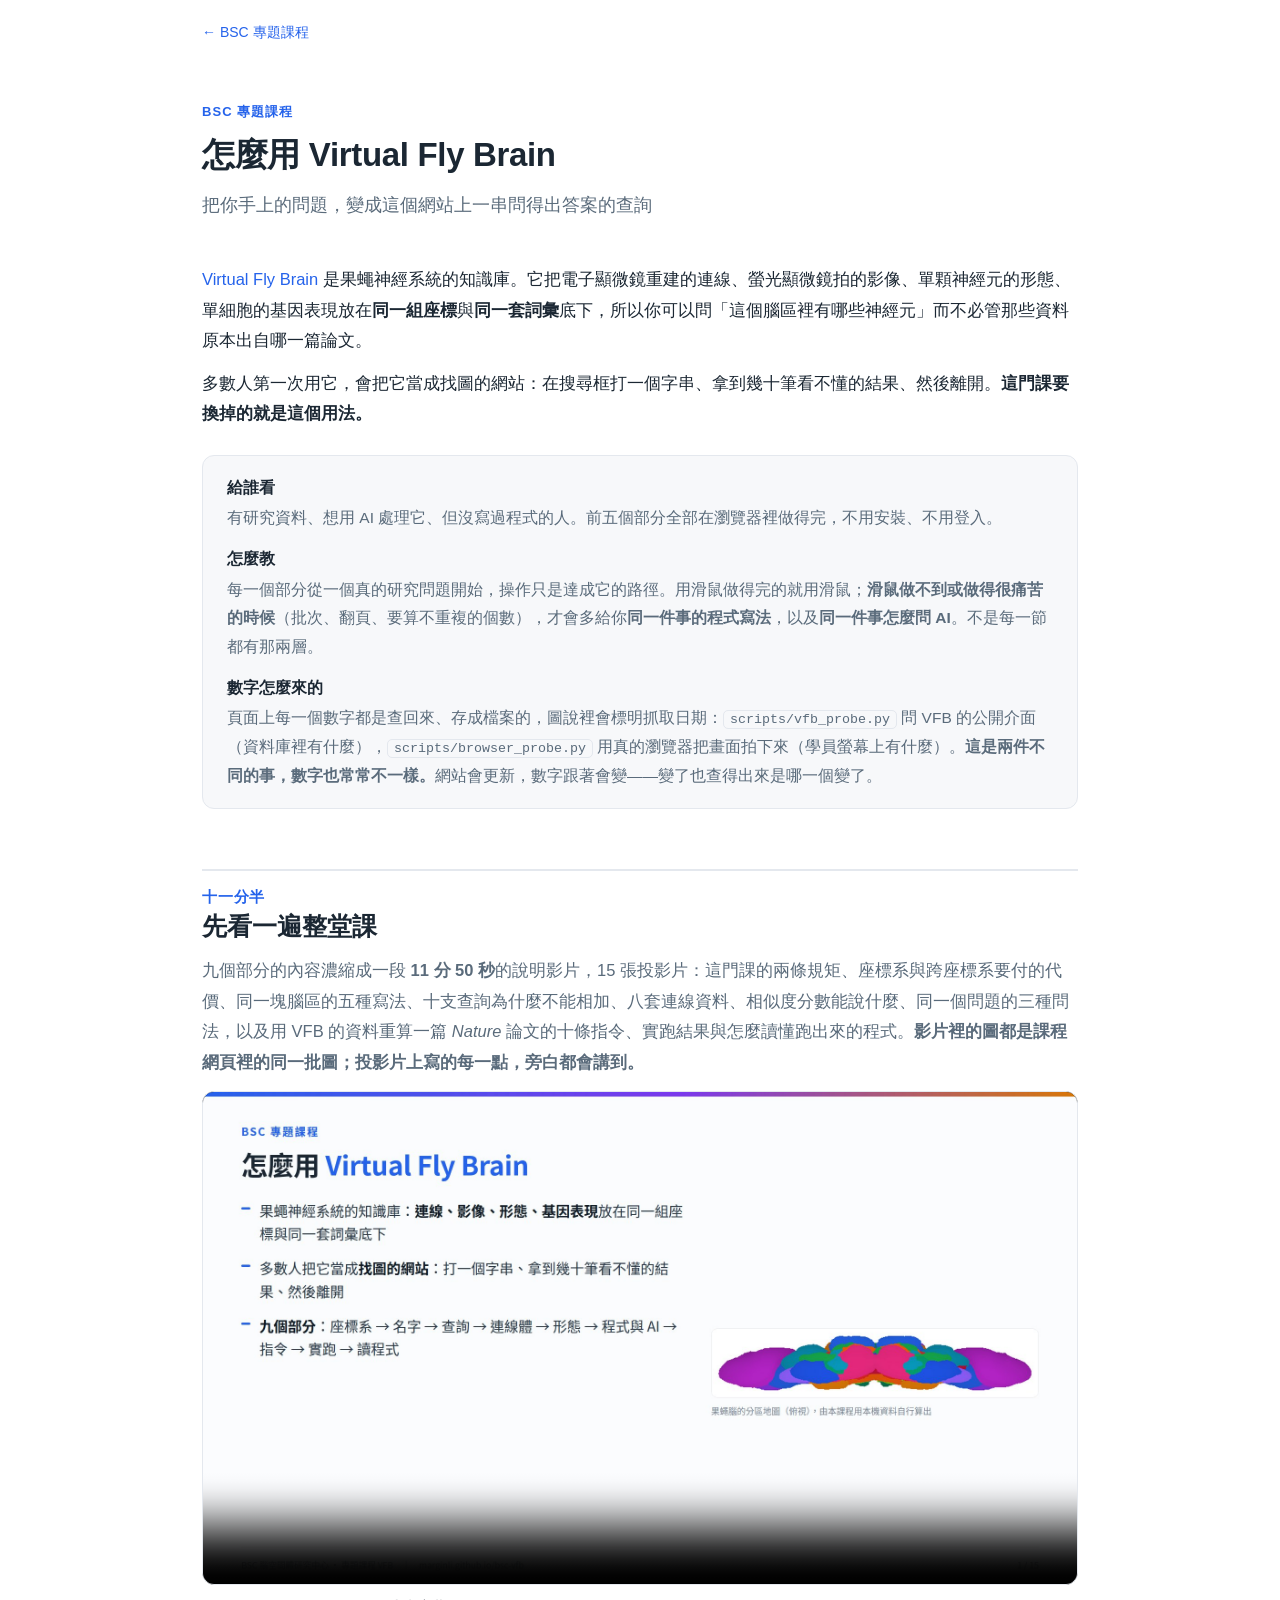
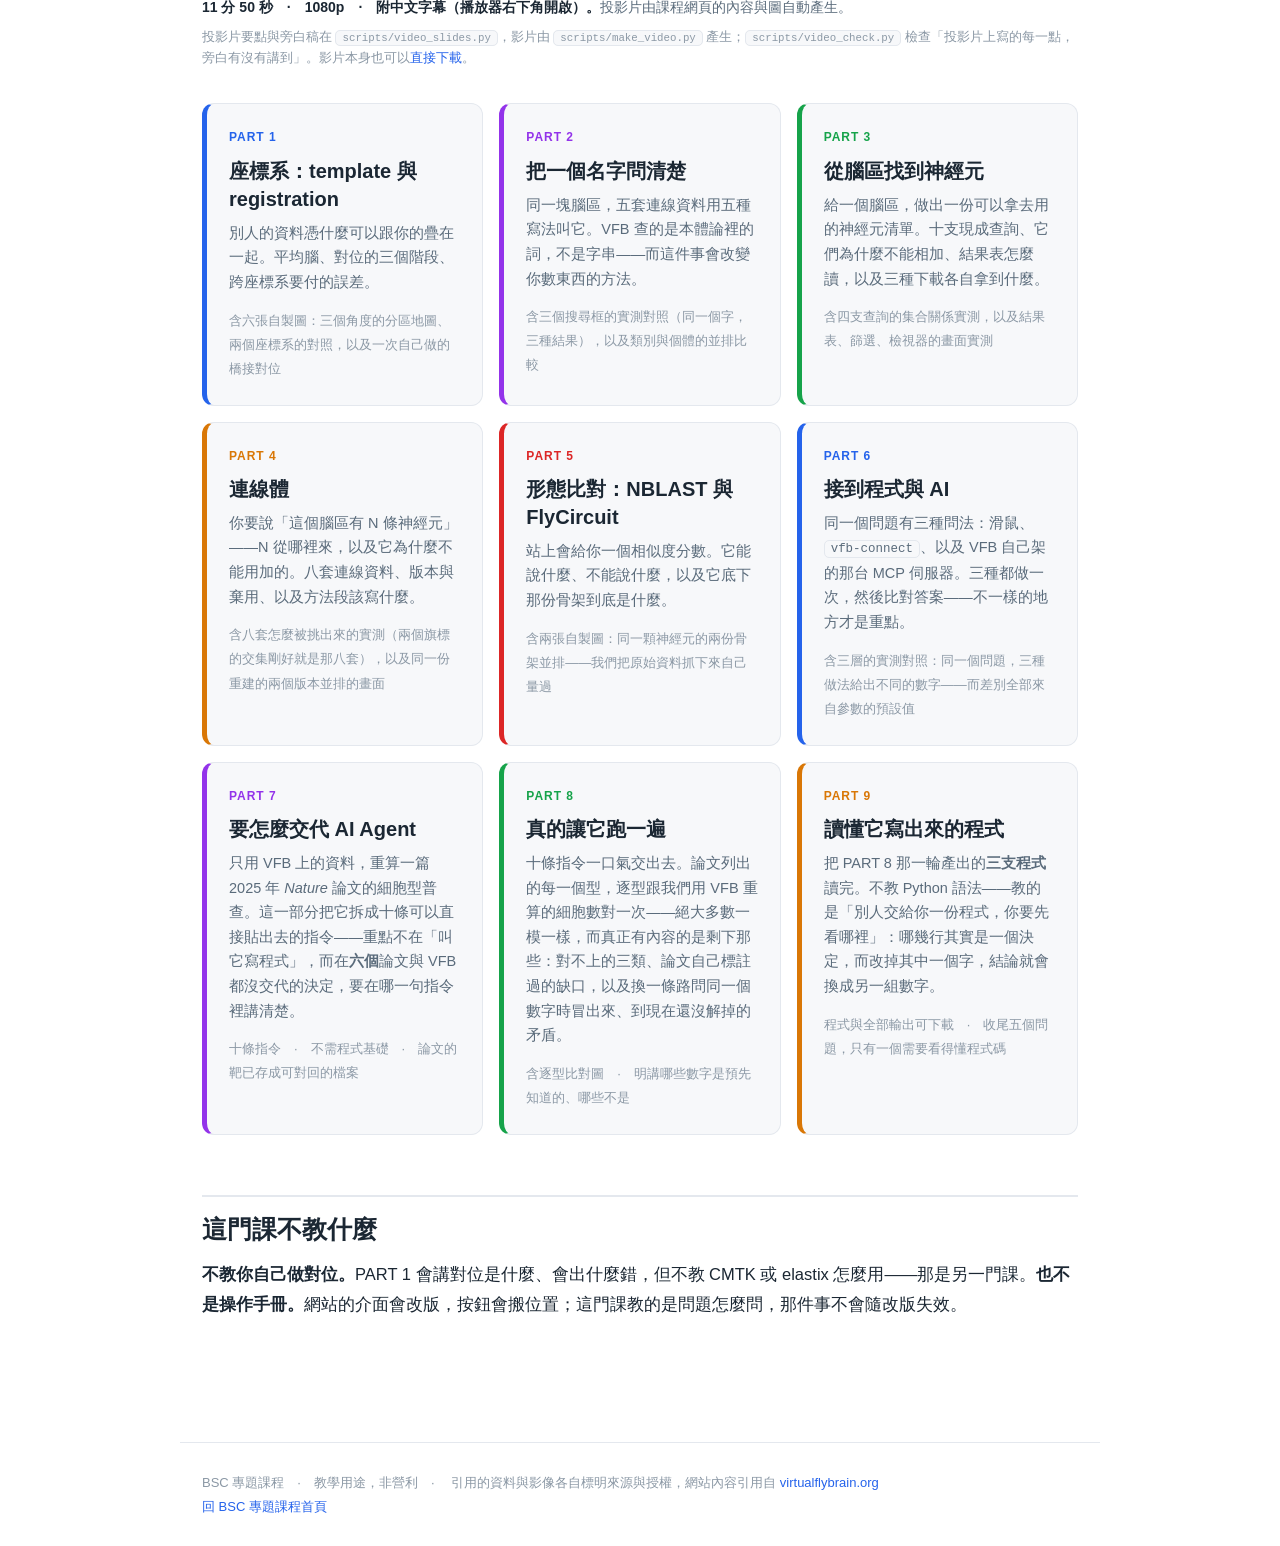
<file: index.html>
<!doctype html>
<html lang="zh-Hant">
<head>
<meta charset="utf-8">
<meta name="viewport" content="width=device-width, initial-scale=1">
<title>Virtual Fly Brain 專題課程</title>
<link rel="stylesheet" href="assets/vfb.css">
</head>
<body>
<div class="crumb"><a href="https://marginli.github.io/bsc-topics/">← BSC 專題課程</a></div>
<header class="hero">
  <p class="eyebrow">BSC 專題課程</p>
  <h1>怎麼用 Virtual Fly Brain</h1>
  <p class="subtitle">把你手上的問題，變成這個網站上一串問得出答案的查詢</p>
</header>

<div class="wrap">

  <p><a href="https://www.virtualflybrain.org/">Virtual Fly Brain</a> 是果蠅神經系統的知識庫。它把電子顯微鏡重建的連線、螢光顯微鏡拍的影像、單顆神經元的形態、單細胞的基因表現放在<b>同一組座標</b>與<b>同一套詞彙</b>底下，所以你可以問「這個腦區裡有哪些神經元」而不必管那些資料原本出自哪一篇論文。</p>

  <p>多數人第一次用它，會把它當成找圖的網站：在搜尋框打一個字串、拿到幾十筆看不懂的結果、然後離開。<b>這門課要換掉的就是這個用法。</b></p>

  <dl class="intro">
    <dt>給誰看</dt>
    <dd>有研究資料、想用 AI 處理它、但沒寫過程式的人。前五個部分全部在瀏覽器裡做得完，不用安裝、不用登入。</dd>
    <dt>怎麼教</dt>
    <dd>每一個部分從一個真的研究問題開始，操作只是達成它的路徑。用滑鼠做得完的就用滑鼠；<b>滑鼠做不到或做得很痛苦的時候</b>（批次、翻頁、要算不重複的個數），才會多給你<b>同一件事的程式寫法</b>，以及<b>同一件事怎麼問 AI</b>。不是每一節都有那兩層。</dd>
    <dt>數字怎麼來的</dt>
    <dd>頁面上每一個數字都是查回來、存成檔案的，圖說裡會標明抓取日期：<code>scripts/vfb_probe.py</code> 問 VFB 的公開介面（資料庫裡有什麼），<code>scripts/browser_probe.py</code> 用真的瀏覽器把畫面拍下來（學員螢幕上有什麼）。<b>這是兩件不同的事，數字也常常不一樣。</b>網站會更新，數字跟著會變——變了也查得出來是哪一個變了。</dd>
  </dl>

  <h2 id="video"><span class="pt">十一分半</span>先看一遍整堂課</h2>

  <p style="color:var(--soft);margin-bottom:14px">九個部分的內容濃縮成一段 <b>11 分 50 秒</b>的說明影片，15 張投影片：這門課的兩條規矩、座標系與跨座標系要付的代價、同一塊腦區的五種寫法、十支查詢為什麼不能相加、八套連線資料、相似度分數能說什麼、同一個問題的三種問法，以及用 VFB 的資料重算一篇 <i>Nature</i> 論文的十條指令、實跑結果與怎麼讀懂跑出來的程式。<b>影片裡的圖都是課程網頁裡的同一批圖；投影片上寫的每一點，旁白都會講到。</b></p>

  <figure class="fig" style="margin:0 0 34px">
    <video controls preload="metadata" poster="assets/poster.jpg"
           style="display:block;width:100%;height:auto;border:1px solid var(--border);border-radius:12px;background:#000">
      <source src="assets/vfb-overview.mp4" type="video/mp4">
      <track kind="captions" src="assets/vfb-overview.vtt" srclang="zh-Hant" label="中文字幕" default>
      你的瀏覽器不支援內嵌影片，<a href="assets/vfb-overview.mp4">可以直接下載這個 MP4</a>。
    </video>
    <figcaption><b>11 分 50 秒　·　1080p　·　附中文字幕（播放器右下角開啟）。</b>投影片由課程網頁的內容與圖自動產生。
    <span class="figsrc">投影片要點與旁白稿在 <code>scripts/video_slides.py</code>，影片由 <code>scripts/make_video.py</code> 產生；<code>scripts/video_check.py</code> 檢查「投影片上寫的每一點，旁白有沒有講到」。影片本身也可以<a href="assets/vfb-overview.mp4">直接下載</a>。</span></figcaption>
  </figure>

  <div class="btns">
    <a class="btn" href="part1-templates.html">
      <span class="no">PART 1</span>
      <span class="t">座標系：template 與 registration</span>
      <p class="s">別人的資料憑什麼可以跟你的疊在一起。平均腦、對位的三個階段、跨座標系要付的誤差。</p>
      <p class="m">含六張自製圖：三個角度的分區地圖、兩個座標系的對照，以及一次自己做的橋接對位</p>
    </a>
    <a class="btn c2" href="part2-names.html">
      <span class="no">PART 2</span>
      <span class="t">把一個名字問清楚</span>
      <p class="s">同一塊腦區，五套連線資料用五種寫法叫它。VFB 查的是本體論裡的詞，不是字串——而這件事會改變你數東西的方法。</p>
      <p class="m">含三個搜尋框的實測對照（同一個字，三種結果），以及類別與個體的並排比較</p>
    </a>
    <a class="btn c3" href="part3-queries.html">
      <span class="no">PART 3</span>
      <span class="t">從腦區找到神經元</span>
      <p class="s">給一個腦區，做出一份可以拿去用的神經元清單。十支現成查詢、它們為什麼不能相加、結果表怎麼讀，以及三種下載各自拿到什麼。</p>
      <p class="m">含四支查詢的集合關係實測，以及結果表、篩選、檢視器的畫面實測</p>
    </a>
    <a class="btn c4" href="part4-connectomes.html">
      <span class="no">PART 4</span>
      <span class="t">連線體</span>
      <p class="s">你要說「這個腦區有 N 條神經元」——N 從哪裡來，以及它為什麼不能用加的。八套連線資料、版本與棄用、以及方法段該寫什麼。</p>
      <p class="m">含八套怎麼被挑出來的實測（兩個旗標的交集剛好就是那八套），以及同一份重建的兩個版本並排的畫面</p>
    </a>
    <a class="btn c5" href="part5-nblast.html">
      <span class="no">PART 5</span>
      <span class="t">形態比對：NBLAST 與 FlyCircuit</span>
      <p class="s">站上會給你一個相似度分數。它能說什麼、不能說什麼，以及它底下那份骨架到底是什麼。</p>
      <p class="m">含兩張自製圖：同一顆神經元的兩份骨架並排——我們把原始資料抓下來自己量過</p>
    </a>
    <a class="btn" href="part6-api.html">
      <span class="no">PART 6</span>
      <span class="t">接到程式與 AI</span>
      <p class="s">同一個問題有三種問法：滑鼠、<code>vfb-connect</code>、以及 VFB 自己架的那台 MCP 伺服器。三種都做一次，然後比對答案——不一樣的地方才是重點。</p>
      <p class="m">含三層的實測對照：同一個問題，三種做法給出不同的數字——而差別全部來自參數的預設值</p>
    </a>
    <a class="btn c2" href="part7-agent-prompts.html">
      <span class="no">PART 7</span>
      <span class="t">要怎麼交代 AI Agent</span>
      <p class="s">只用 VFB 上的資料，重算一篇 2025 年 <i>Nature</i> 論文的細胞型普查。這一部分把它拆成十條可以直接貼出去的指令——重點不在「叫它寫程式」，而在<b>六個</b>論文與 VFB 都沒交代的決定，要在哪一句指令裡講清楚。</p>
      <p class="m">十條指令　·　不需程式基礎　·　論文的靶已存成可對回的檔案</p>
    </a>
    <a class="btn c3" href="part8-agent-run.html">
      <span class="no">PART 8</span>
      <span class="t">真的讓它跑一遍</span>
      <p class="s">十條指令一口氣交出去。論文列出的每一個型，逐型跟我們用 VFB 重算的細胞數對一次——絕大多數一模一樣，而真正有內容的是剩下那些：對不上的三類、論文自己標註過的缺口，以及換一條路問同一個數字時冒出來、到現在還沒解掉的矛盾。</p>
      <p class="m">含逐型比對圖　·　明講哪些數字是預先知道的、哪些不是</p>
    </a>
    <a class="btn c4" href="part9-read-code.html">
      <span class="no">PART 9</span>
      <span class="t">讀懂它寫出來的程式</span>
      <p class="s">把 PART 8 那一輪產出的<b>三支程式</b>讀完。不教 Python 語法——教的是「別人交給你一份程式，你要先看哪裡」：哪幾行其實是一個決定，而改掉其中一個字，結論就會換成另一組數字。</p>
      <p class="m">程式與全部輸出可下載　·　收尾五個問題，只有一個需要看得懂程式碼</p>
    </a>
  </div>

  <h2>這門課不教什麼</h2>
  <p><b>不教你自己做對位。</b>PART 1 會講對位是什麼、會出什麼錯，但不教 CMTK 或 elastix 怎麼用——那是另一門課。<b>也不是操作手冊。</b>網站的介面會改版，按鈕會搬位置；這門課教的是問題怎麼問，那件事不會隨改版失效。</p>
</div>

<div class="foot">
  BSC 專題課程　·　教學用途，非營利　·　
  引用的資料與影像各自標明來源與授權，網站內容引用自 <a href="https://www.virtualflybrain.org/">virtualflybrain.org</a><br>
  <a href="https://marginli.github.io/bsc-topics/">回 BSC 專題課程首頁</a></div>
</body>
</html>
</file>
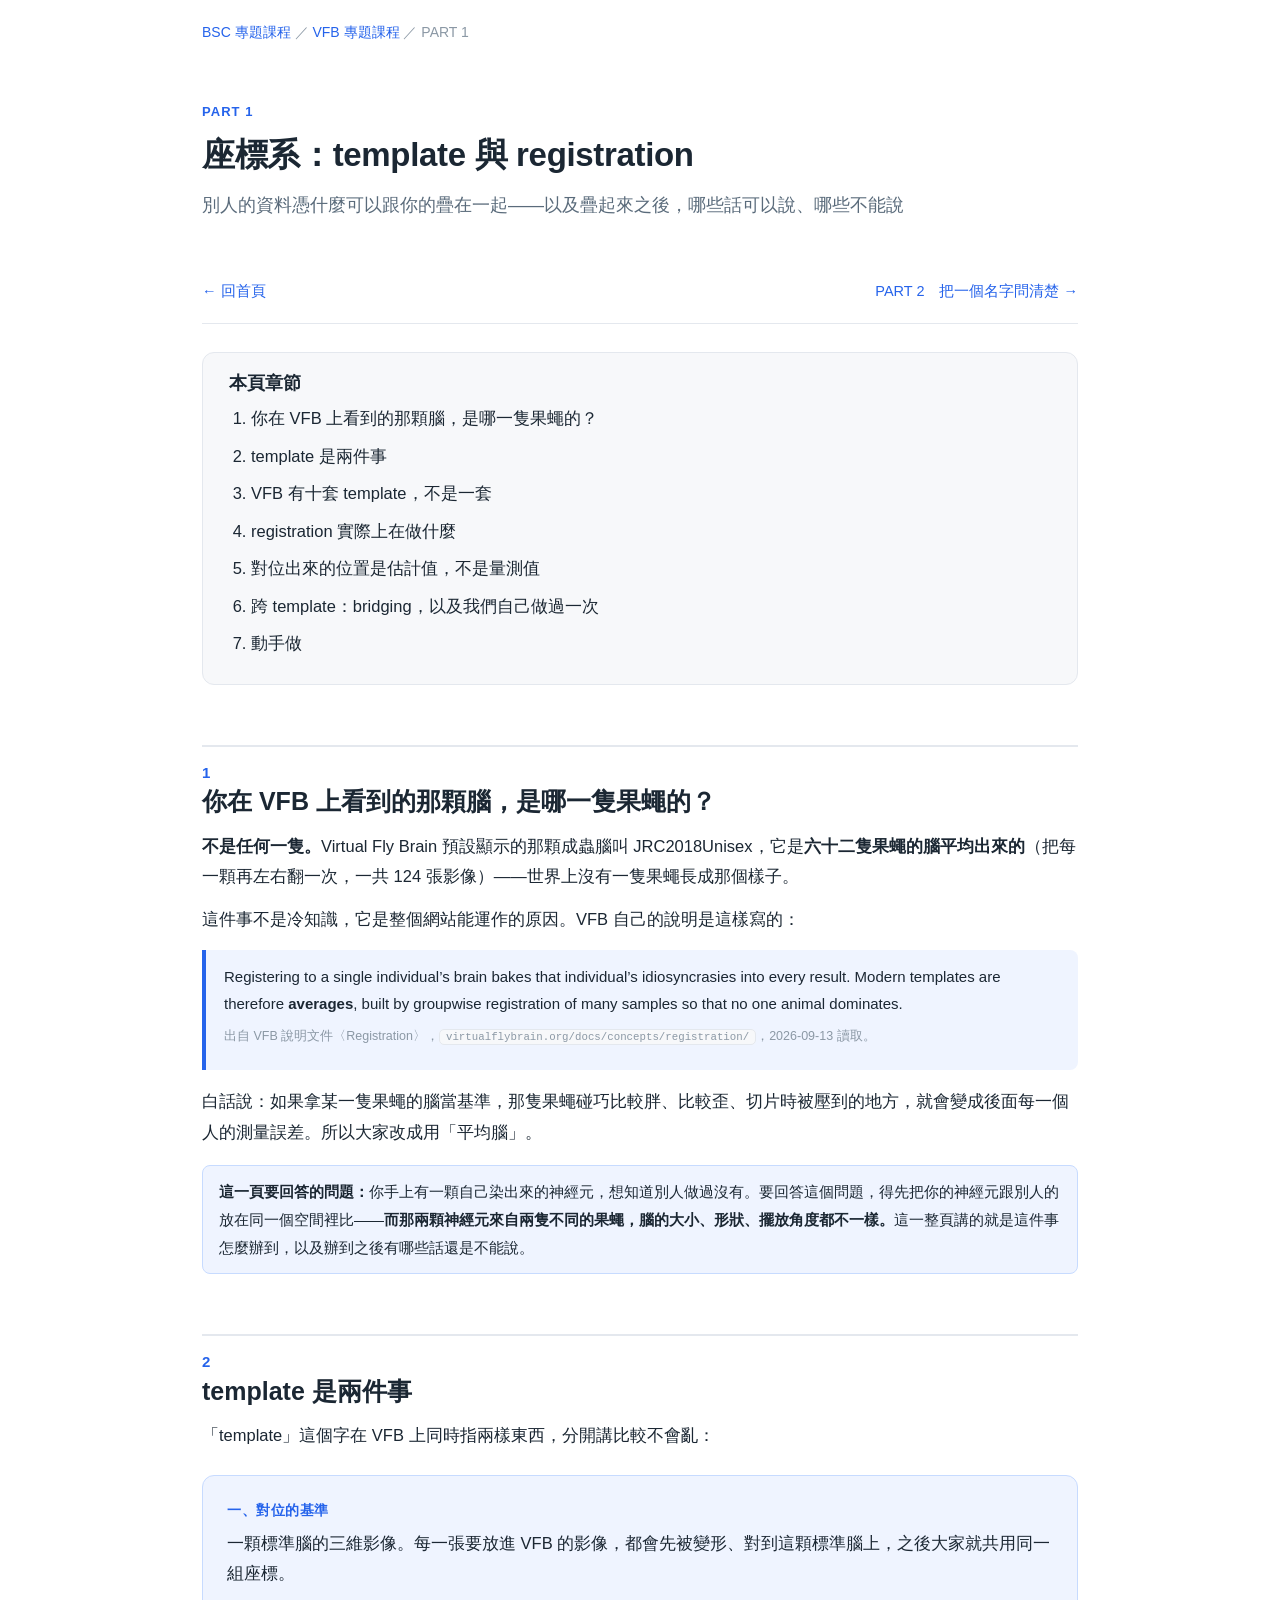
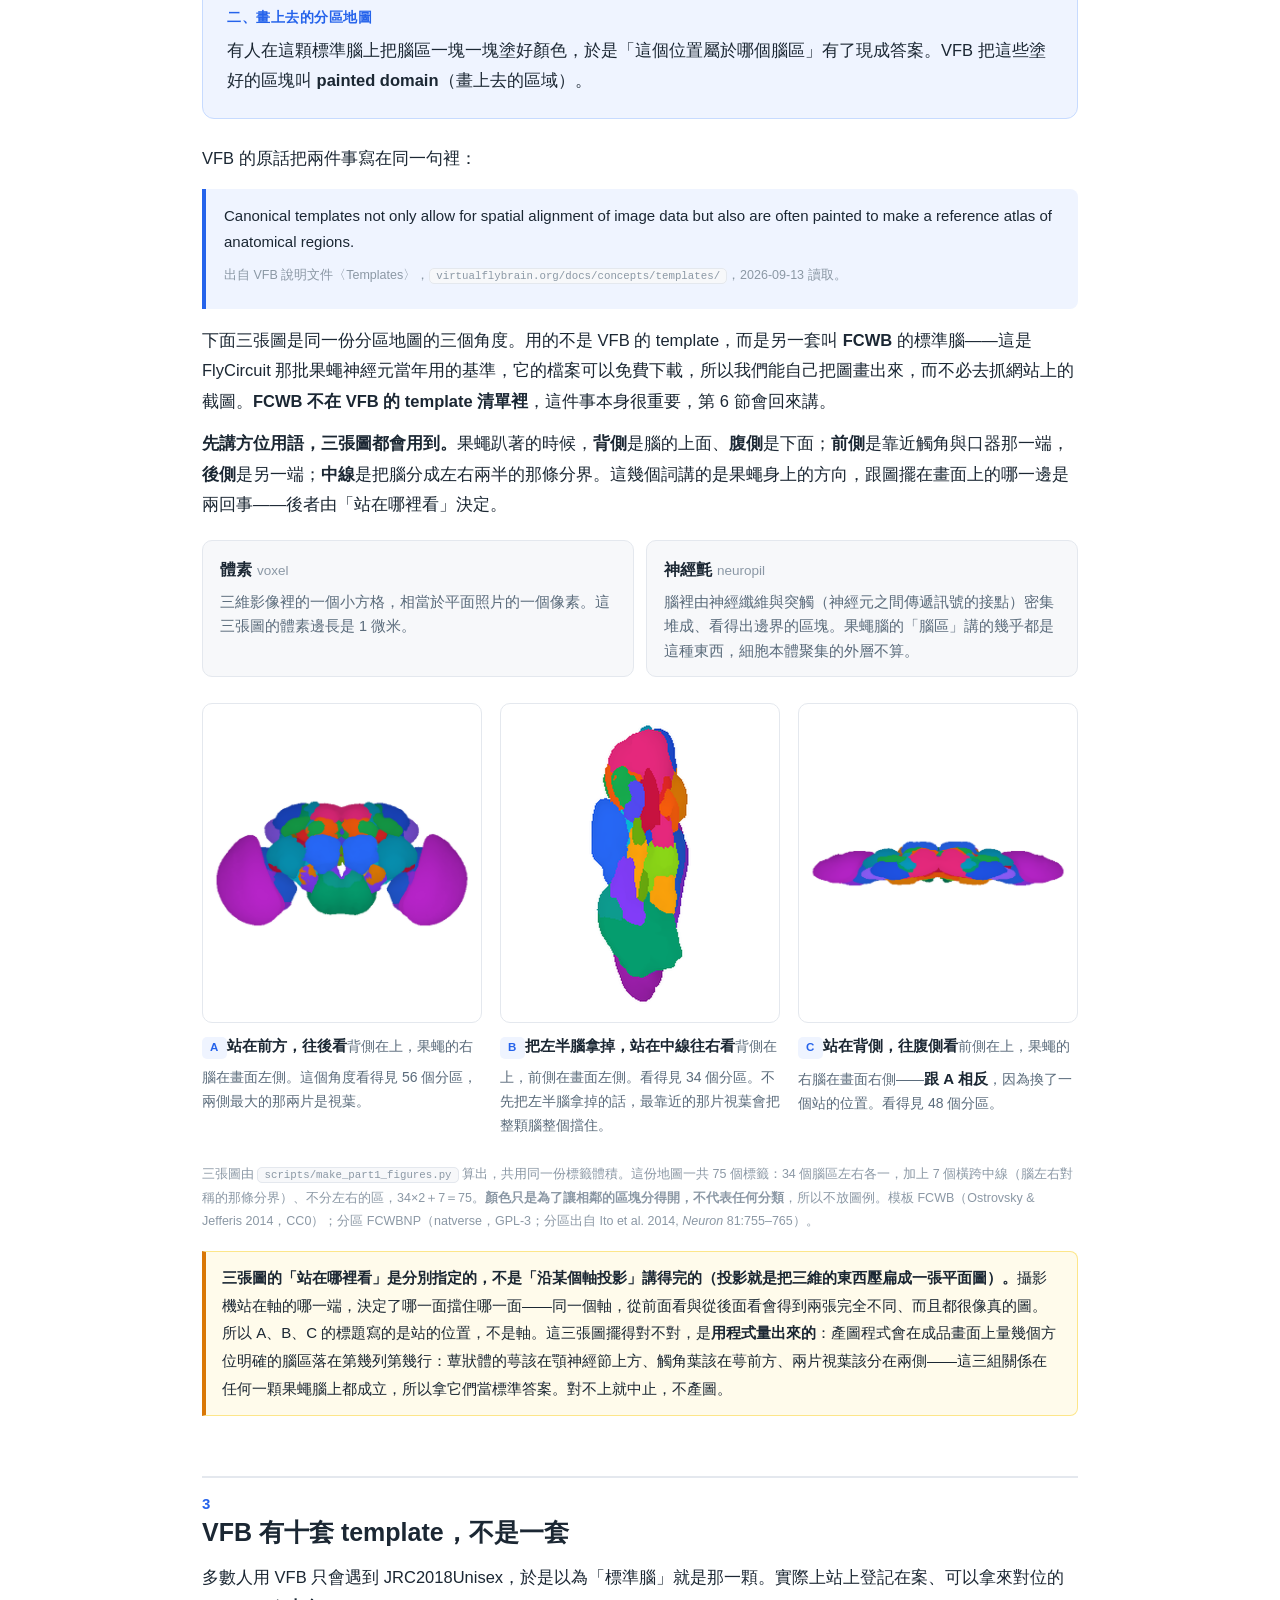
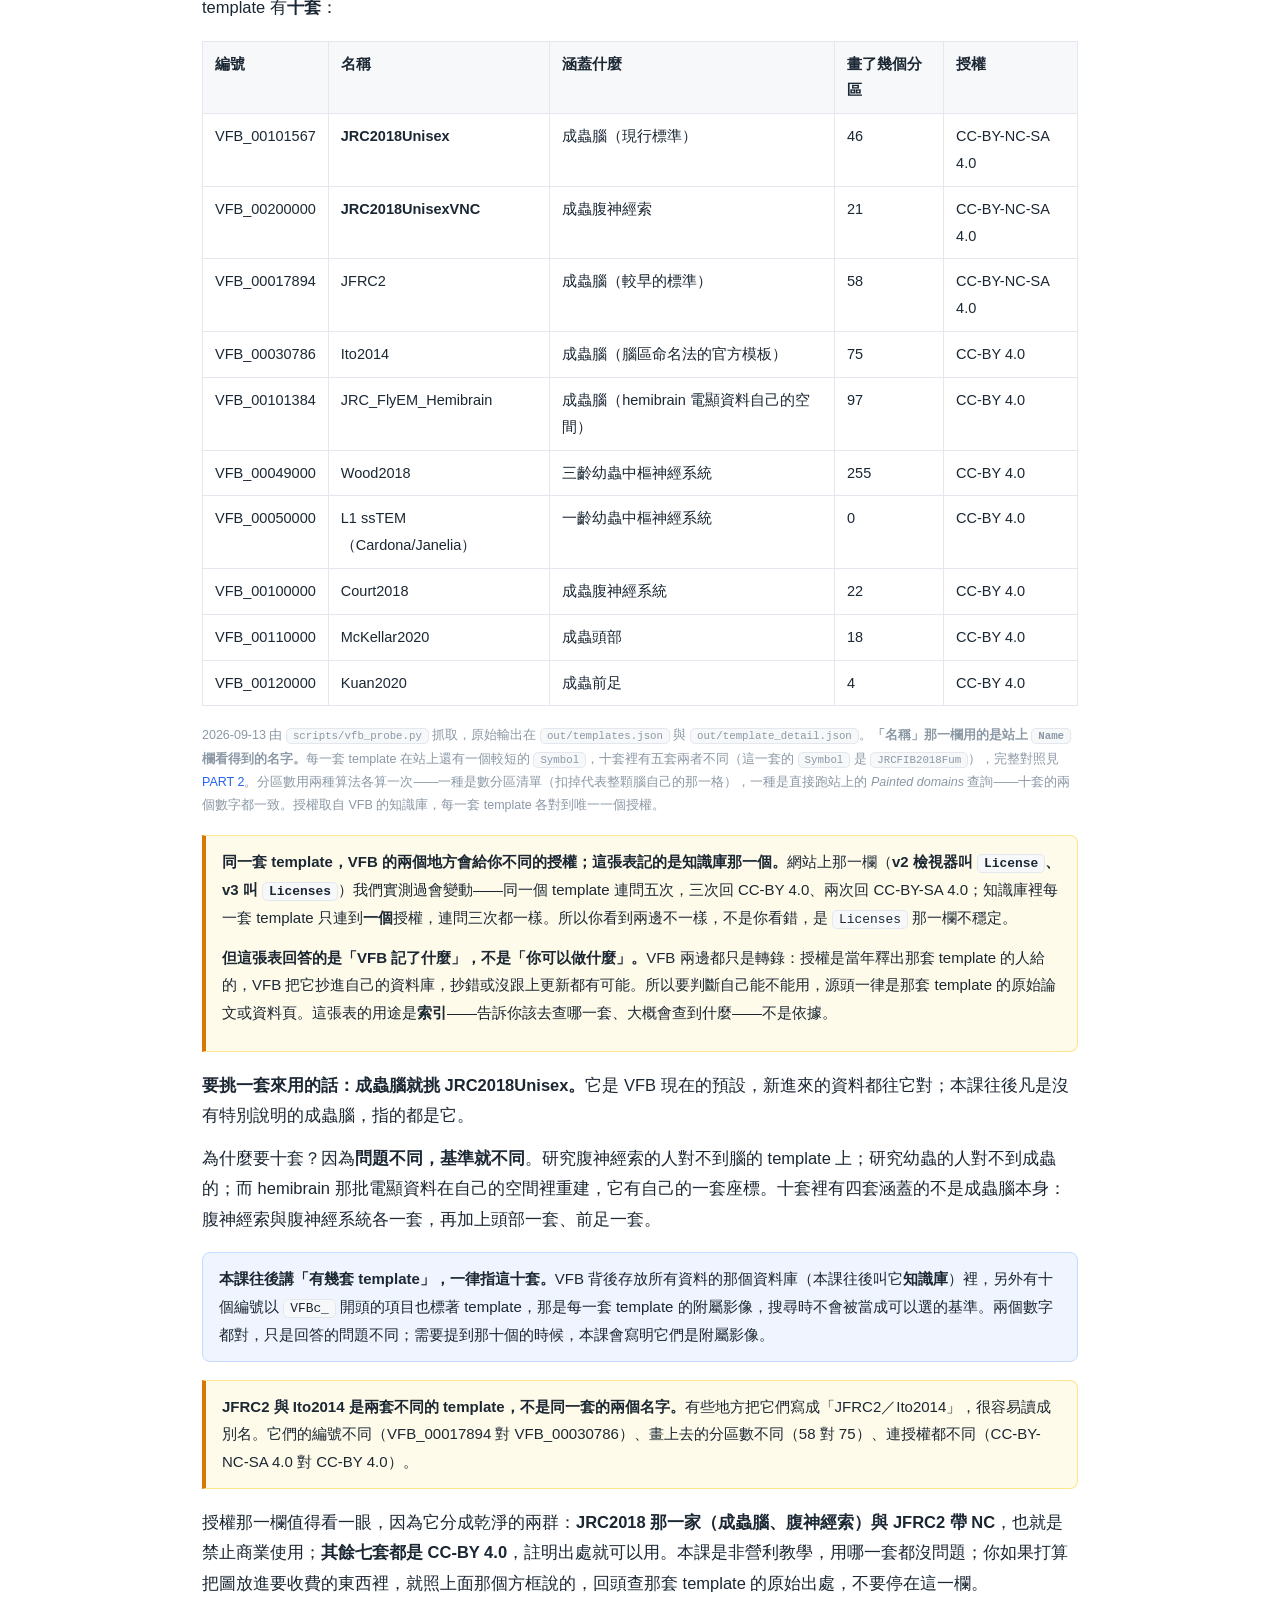
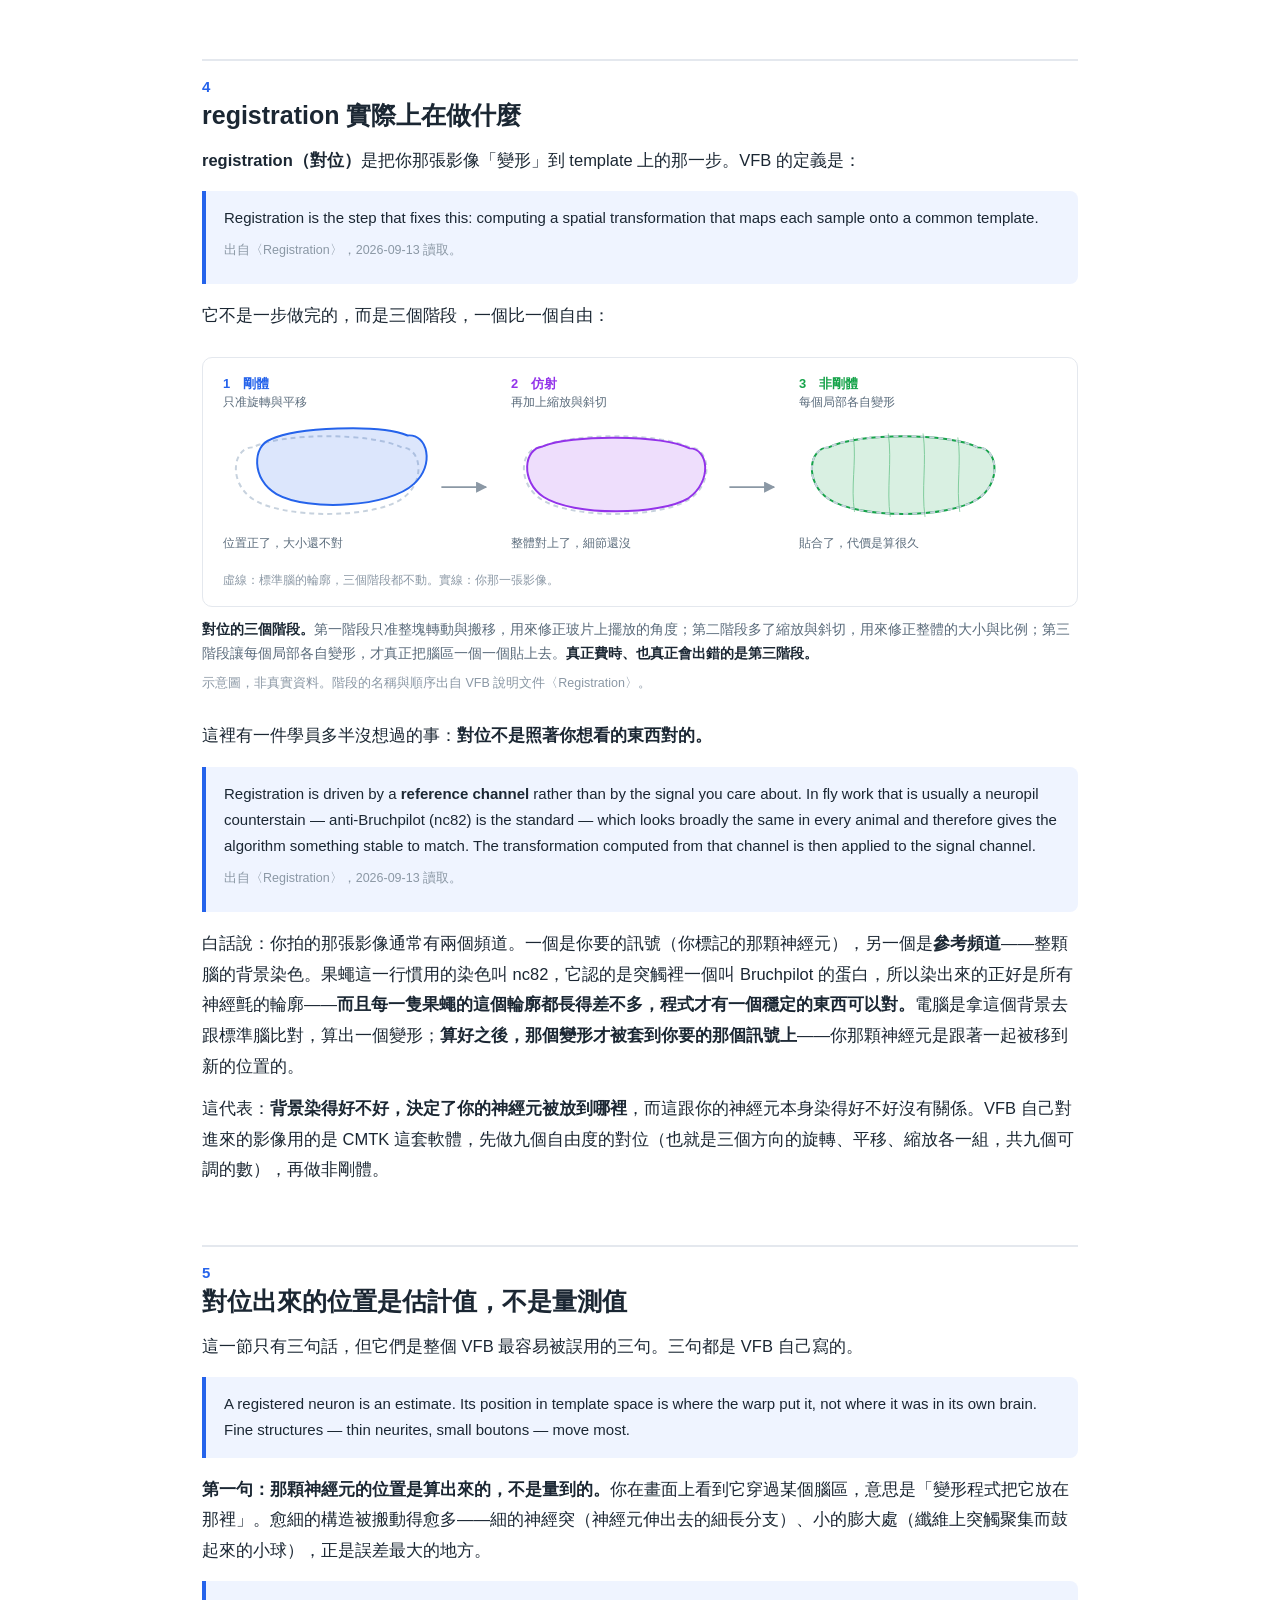
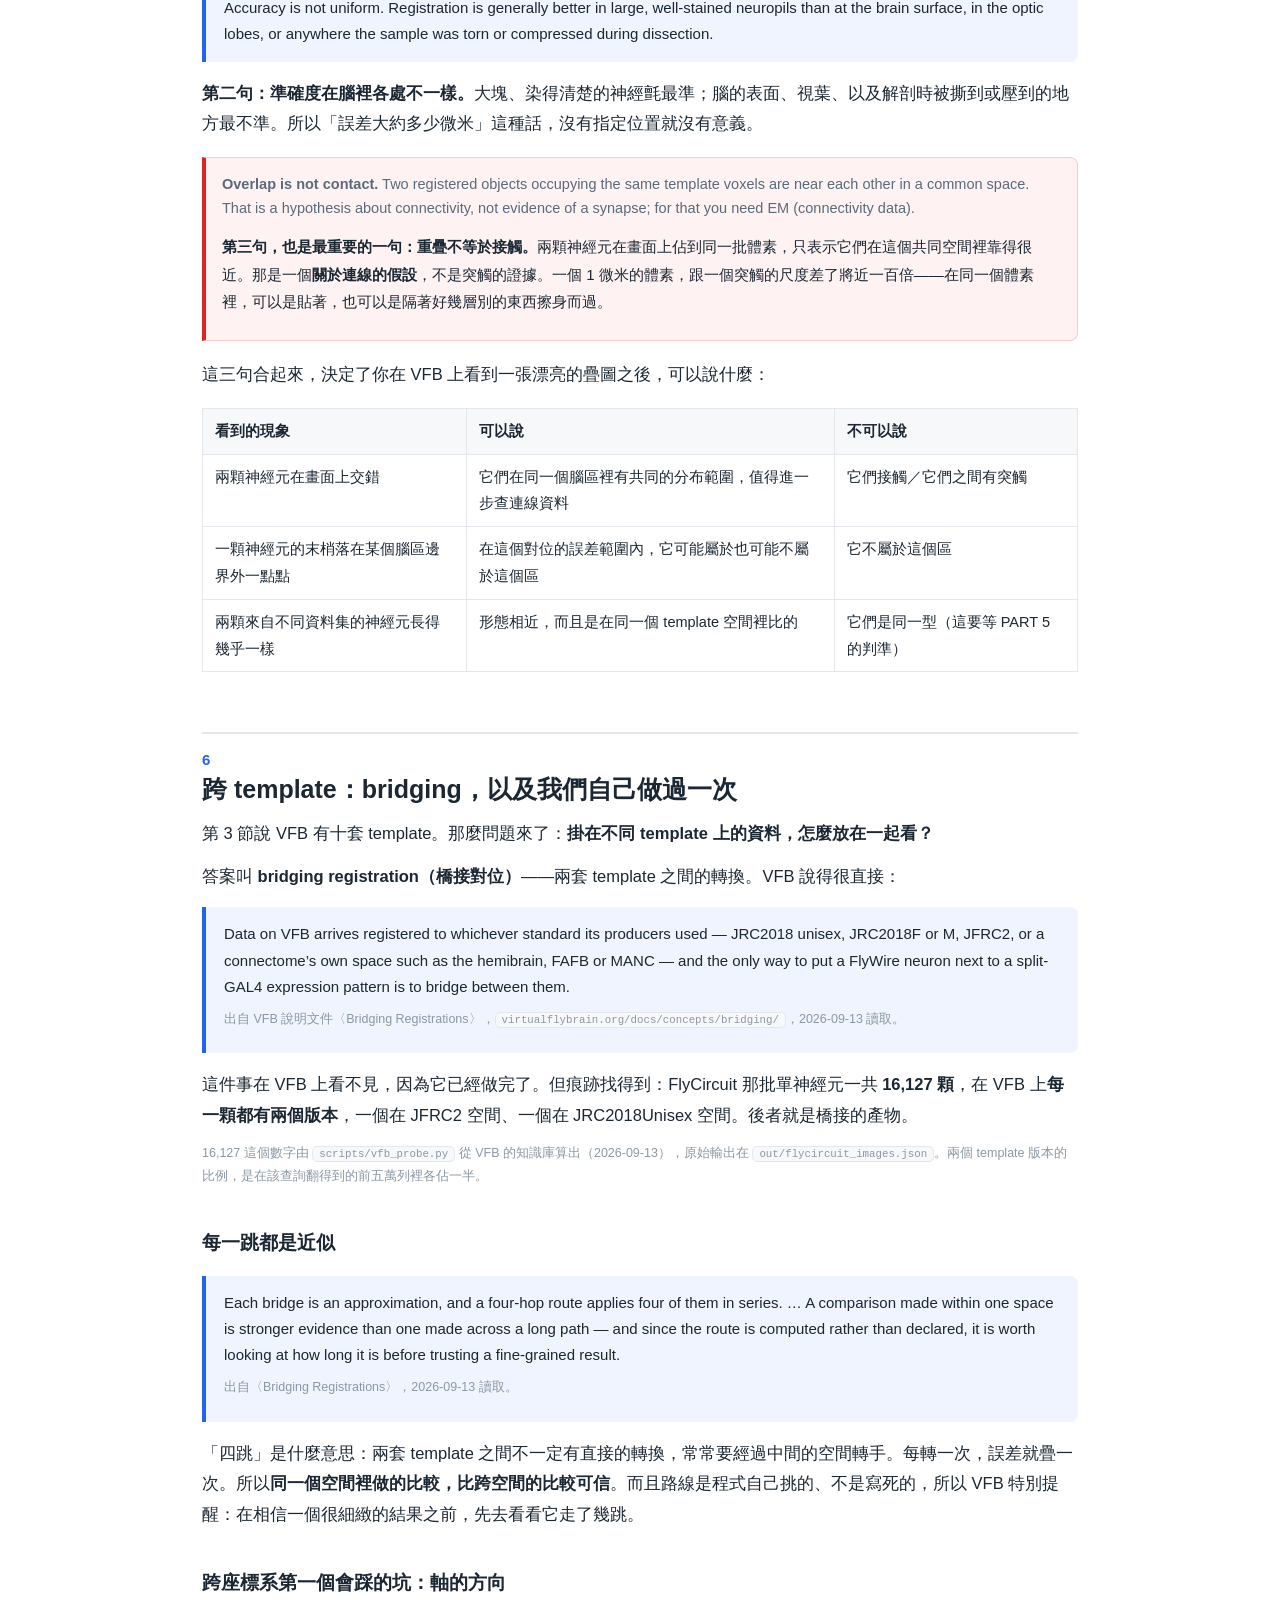
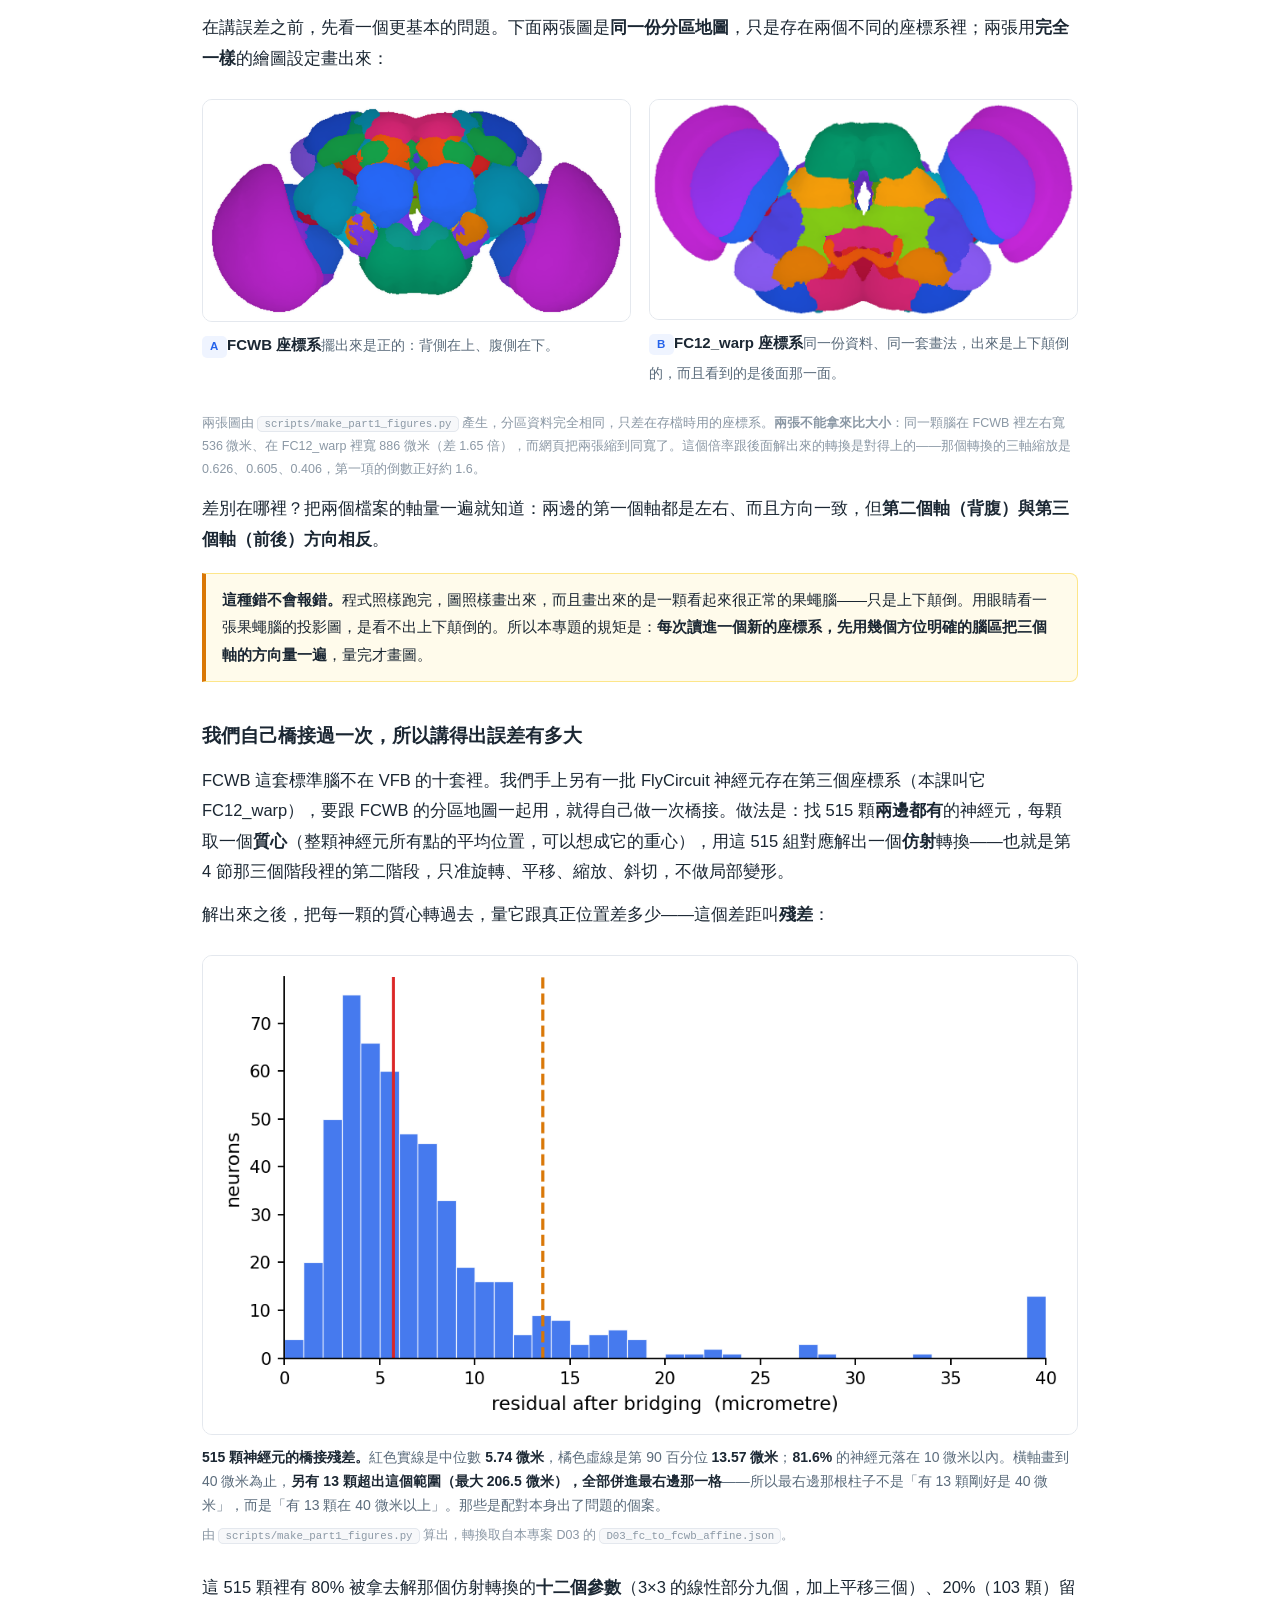
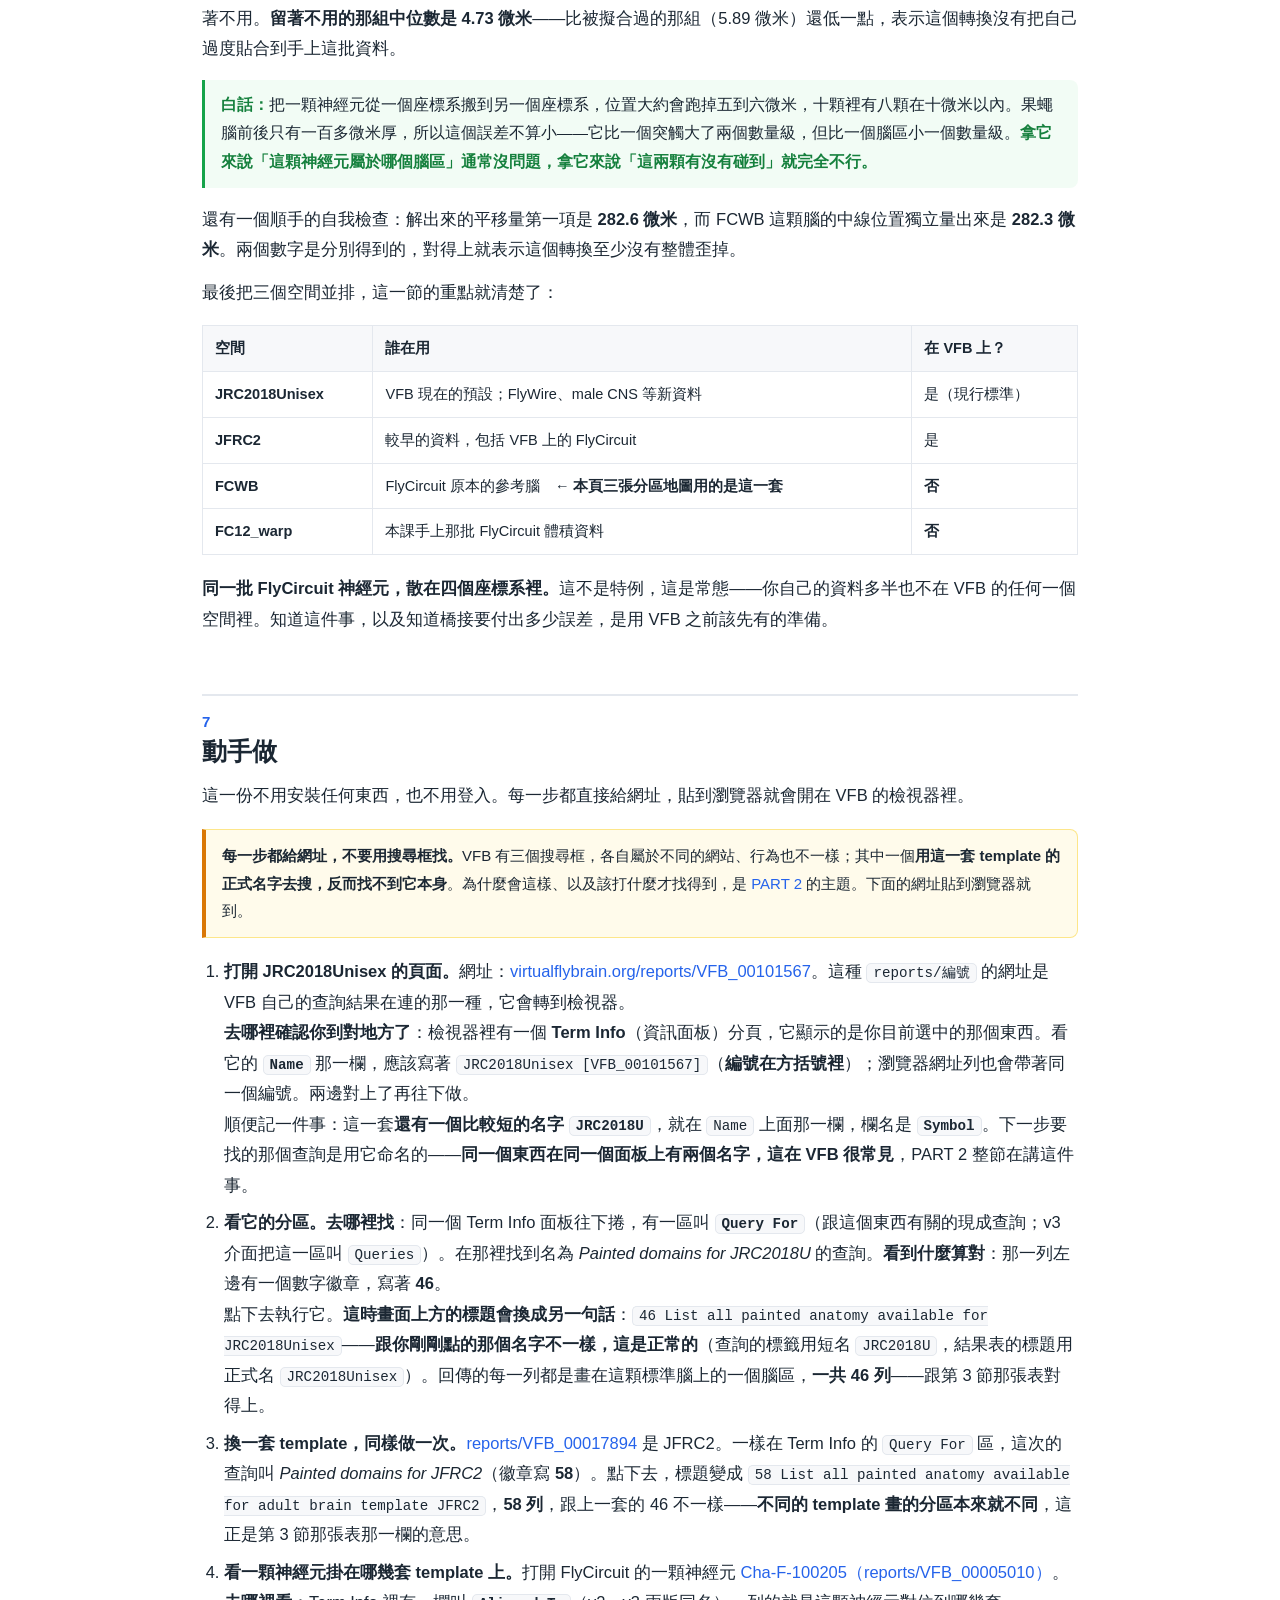
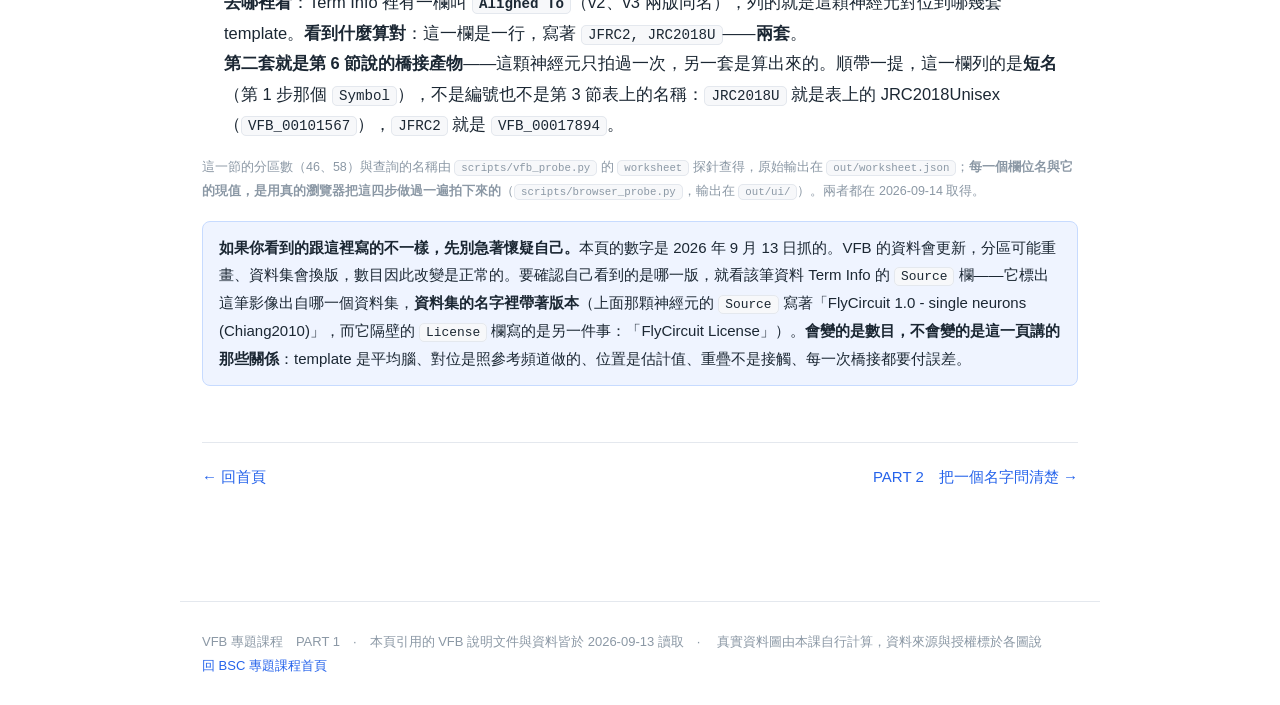
<file: part1-templates.html>
<!doctype html>
<html lang="zh-Hant">
<head>
<meta charset="utf-8">
<meta name="viewport" content="width=device-width, initial-scale=1">
<title>PART 1 座標系：template 與 registration｜VFB 專題課程</title>
<link rel="stylesheet" href="assets/vfb.css">
</head>
<body>
<div class="crumb"><a href="https://marginli.github.io/bsc-topics/">BSC 專題課程</a> ／ <a href="index.html">VFB 專題課程</a> ／ PART 1</div>
<header class="hero">
  <p class="eyebrow">PART 1</p>
  <h1>座標系：template 與 registration</h1>
  <p class="subtitle">別人的資料憑什麼可以跟你的疊在一起——以及疊起來之後，哪些話可以說、哪些不能說</p>
</header>

<div class="wrap">

  <div class="pager top">
    <a href="index.html">← 回首頁</a>
    <a href="part2-names.html">PART 2　把一個名字問清楚 →</a>
  </div>

  <nav class="toc">
    <h2>本頁章節</h2>
    <ol>
      <li><a href="#s1">你在 VFB 上看到的那顆腦，是哪一隻果蠅的？</a></li>
      <li><a href="#s2">template 是兩件事</a></li>
      <li><a href="#s3">VFB 有十套 template，不是一套</a></li>
      <li><a href="#s4">registration 實際上在做什麼</a></li>
      <li><a href="#s5">對位出來的位置是估計值，不是量測值</a></li>
      <li><a href="#s6">跨 template：bridging，以及我們自己做過一次</a></li>
      <li><a href="#s7">動手做</a></li>
    </ol>
  </nav>

  <!-- ══════════════════════════════════════════════════════ -->
  <h2 id="s1"><span class="pt">1</span>你在 VFB 上看到的那顆腦，是哪一隻果蠅的？</h2>

  <p><b>不是任何一隻。</b>Virtual Fly Brain 預設顯示的那顆成蟲腦叫 JRC2018Unisex，它是<b>六十二隻果蠅的腦平均出來的</b>（把每一顆再左右翻一次，一共 124 張影像）——世界上沒有一隻果蠅長成那個樣子。</p>

  <p>這件事不是冷知識，它是整個網站能運作的原因。VFB 自己的說明是這樣寫的：</p>

  <blockquote>
    <p lang="en">Registering to a single individual’s brain bakes that individual’s idiosyncrasies into every result. Modern templates are therefore <b>averages</b>, built by groupwise registration of many samples so that no one animal dominates.</p>
    <p class="figsrc">出自 VFB 說明文件〈Registration〉，<code>virtualflybrain.org/docs/concepts/registration/</code>，2026-09-13 讀取。</p>
  </blockquote>

  <p>白話說：如果拿某一隻果蠅的腦當基準，那隻果蠅碰巧比較胖、比較歪、切片時被壓到的地方，就會變成後面每一個人的測量誤差。所以大家改成用「平均腦」。</p>

  <div class="note">
    <b>這一頁要回答的問題：</b>你手上有一顆自己染出來的神經元，想知道別人做過沒有。要回答這個問題，得先把你的神經元跟別人的放在同一個空間裡比——<b>而那兩顆神經元來自兩隻不同的果蠅，腦的大小、形狀、擺放角度都不一樣。</b>這一整頁講的就是這件事怎麼辦到，以及辦到之後有哪些話還是不能說。
  </div>

  <!-- ══════════════════════════════════════════════════════ -->
  <h2 id="s2"><span class="pt">2</span>template 是兩件事</h2>

  <p>「template」這個字在 VFB 上同時指兩樣東西，分開講比較不會亂：</p>

  <div class="defcard">
    <h4>一、對位的基準</h4>
    <p>一顆標準腦的三維影像。每一張要放進 VFB 的影像，都會先被變形、對到這顆標準腦上，之後大家就共用同一組座標。</p>
    <h4>二、畫上去的分區地圖</h4>
    <p>有人在這顆標準腦上把腦區一塊一塊塗好顏色，於是「這個位置屬於哪個腦區」有了現成答案。VFB 把這些塗好的區塊叫 <b>painted domain</b>（畫上去的區域）。</p>
  </div>

  <p>VFB 的原話把兩件事寫在同一句裡：</p>

  <blockquote>
    <p lang="en">Canonical templates not only allow for spatial alignment of image data but also are often painted to make a reference atlas of anatomical regions.</p>
    <p class="figsrc">出自 VFB 說明文件〈Templates〉，<code>virtualflybrain.org/docs/concepts/templates/</code>，2026-09-13 讀取。</p>
  </blockquote>

  <p>下面三張圖是同一份分區地圖的三個角度。用的不是 VFB 的 template，而是另一套叫 <b>FCWB</b> 的標準腦——這是 FlyCircuit 那批果蠅神經元當年用的基準，它的檔案可以免費下載，所以我們能自己把圖畫出來，而不必去抓網站上的截圖。<b>FCWB 不在 VFB 的 template 清單裡</b>，這件事本身很重要，第 6 節會回來講。</p>

  <p><b>先講方位用語，三張圖都會用到。</b>果蠅趴著的時候，<b>背側</b>是腦的上面、<b>腹側</b>是下面；<b>前側</b>是靠近觸角與口器那一端，<b>後側</b>是另一端；<b>中線</b>是把腦分成左右兩半的那條分界。這幾個詞講的是果蠅身上的方向，跟圖擺在畫面上的哪一邊是兩回事——後者由「站在哪裡看」決定。</p>

  <div class="terms">
    <div class="term"><span class="w">體素<span class="en">voxel</span></span>
      <p>三維影像裡的一個小方格，相當於平面照片的一個像素。這三張圖的體素邊長是 1 微米。</p></div>
    <div class="term"><span class="w">神經氈<span class="en">neuropil</span></span>
      <p>腦裡由神經纖維與突觸（神經元之間傳遞訊號的接點）密集堆成、看得出邊界的區塊。果蠅腦的「腦區」講的幾乎都是這種東西，細胞本體聚集的外層不算。</p></div>
  </div>

  <div class="figpair three">
    <figure>
      <div class="imgbox"><img src="assets/p1-view-front.png" alt="果蠅腦分區地圖的正視圖，左右兩側各一片大面積的視葉，中央是彼此相鄰的多個中央腦區，下方是一塊較大的腹側區域，共看得見 56 個分區。"></div>
      <figcaption><span class="ab">A</span><b>站在前方，往後看</b>背側在上，果蠅的右腦在畫面左側。這個角度看得見 56 個分區，兩側最大的那兩片是視葉。</figcaption>
    </figure>
    <figure>
      <div class="imgbox"><img src="assets/p1-view-side.png" alt="果蠅右半腦的矢狀視圖，由中線往外看，呈上下狹長形，可見十餘個彼此相鄰的中央腦區，共看得見 34 個分區。"></div>
      <figcaption><span class="ab">B</span><b>把左半腦拿掉，站在中線往右看</b>背側在上，前側在畫面左側。看得見 34 個分區。不先把左半腦拿掉的話，最靠近的那片視葉會把整顆腦整個擋住。</figcaption>
    </figure>
    <figure>
      <div class="imgbox"><img src="assets/p1-view-top.png" alt="果蠅腦分區地圖的頂視圖，呈左右寬扁形，兩端是視葉，中央偏上為成對的背側腦區，共看得見 48 個分區。"></div>
      <figcaption><span class="ab">C</span><b>站在背側，往腹側看</b>前側在上，果蠅的右腦在畫面右側——<b>跟 A 相反</b>，因為換了一個站的位置。看得見 48 個分區。</figcaption>
    </figure>
  </div>
  <p class="figsrc">三張圖由 <code>scripts/make_part1_figures.py</code> 算出，共用同一份標籤體積。這份地圖一共 75 個標籤：34 個腦區左右各一，加上 7 個橫跨中線（腦左右對稱的那條分界）、不分左右的區，34×2＋7＝75。<b>顏色只是為了讓相鄰的區塊分得開，不代表任何分類</b>，所以不放圖例。模板 FCWB（Ostrovsky &amp; Jefferis 2014，CC0）；分區 FCWBNP（natverse，GPL-3；分區出自 Ito et al. 2014, <i>Neuron</i> 81:755–765）。</p>

  <div class="callout">
    <b>三張圖的「站在哪裡看」是分別指定的，不是「沿某個軸投影」講得完的（<b>投影</b>就是把三維的東西壓扁成一張平面圖）。</b>攝影機站在軸的哪一端，決定了哪一面擋住哪一面——同一個軸，從前面看與從後面看會得到兩張完全不同、而且都很像真的圖。所以 A、B、C 的標題寫的是站的位置，不是軸。這三張圖擺得對不對，是<b>用程式量出來的</b>：產圖程式會在成品畫面上量幾個方位明確的腦區落在第幾列第幾行：蕈狀體的萼該在顎神經節上方、觸角葉該在萼前方、兩片視葉該分在兩側——這三組關係在任何一顆果蠅腦上都成立，所以拿它們當標準答案。對不上就中止，不產圖。
  </div>

  <!-- ══════════════════════════════════════════════════════ -->
  <h2 id="s3"><span class="pt">3</span>VFB 有十套 template，不是一套</h2>

  <p>多數人用 VFB 只會遇到 JRC2018Unisex，於是以為「標準腦」就是那一顆。實際上站上登記在案、可以拿來對位的 template 有<b>十套</b>：</p>

  <div class="tblwrap">
  <table>
    <tr><th>編號</th><th>名稱</th><th>涵蓋什麼</th><th>畫了幾個分區</th><th>授權</th></tr>
    <tr><td>VFB_00101567</td><td><b>JRC2018Unisex</b></td><td>成蟲腦（現行標準）</td><td>46</td><td>CC-BY-NC-SA 4.0</td></tr>
    <tr><td>VFB_00200000</td><td><b>JRC2018UnisexVNC</b></td><td>成蟲腹神經索</td><td>21</td><td>CC-BY-NC-SA 4.0</td></tr>
    <tr><td>VFB_00017894</td><td>JFRC2</td><td>成蟲腦（較早的標準）</td><td>58</td><td>CC-BY-NC-SA 4.0</td></tr>
    <tr><td>VFB_00030786</td><td>Ito2014</td><td>成蟲腦（腦區命名法的官方模板）</td><td>75</td><td>CC-BY 4.0</td></tr>
    <tr><td>VFB_00101384</td><td>JRC_FlyEM_Hemibrain</td><td>成蟲腦（hemibrain 電顯資料自己的空間）</td><td>97</td><td>CC-BY 4.0</td></tr>
    <tr><td>VFB_00049000</td><td>Wood2018</td><td>三齡幼蟲中樞神經系統</td><td>255</td><td>CC-BY 4.0</td></tr>
    <tr><td>VFB_00050000</td><td>L1 ssTEM（Cardona/Janelia）</td><td>一齡幼蟲中樞神經系統</td><td>0</td><td>CC-BY 4.0</td></tr>
    <tr><td>VFB_00100000</td><td>Court2018</td><td>成蟲腹神經系統</td><td>22</td><td>CC-BY 4.0</td></tr>
    <tr><td>VFB_00110000</td><td>McKellar2020</td><td>成蟲頭部</td><td>18</td><td>CC-BY 4.0</td></tr>
    <tr><td>VFB_00120000</td><td>Kuan2020</td><td>成蟲前足</td><td>4</td><td>CC-BY 4.0</td></tr>
  </table>
  </div>
  <p class="figsrc">2026-09-13 由 <code>scripts/vfb_probe.py</code> 抓取，原始輸出在 <code>out/templates.json</code> 與 <code>out/template_detail.json</code>。<b>「名稱」那一欄用的是站上 <code>Name</code> 欄看得到的名字。</b>每一套 template 在站上還有一個較短的 <code>Symbol</code>，十套裡有五套兩者不同（這一套的 <code>Symbol</code> 是 <code>JRCFIB2018Fum</code>），完整對照見 <a href="part2-names.html#s4">PART 2</a>。分區數用兩種算法各算一次——一種是數分區清單（扣掉代表整顆腦自己的那一格），一種是直接跑站上的 <i>Painted domains</i> 查詢——十套的兩個數字都一致。授權取自 VFB 的知識庫，每一套 template 各對到唯一一個授權。</p>

  <div class="callout">
    <b>同一套 template，VFB 的兩個地方會給你不同的授權；這張表記的是知識庫那一個。</b>網站上那一欄（<b>v2 檢視器叫 <code>License</code>、v3 叫 <code>Licenses</code></b>）我們實測過會變動——同一個 template 連問五次，三次回 CC-BY 4.0、兩次回 CC-BY-SA 4.0；知識庫裡每一套 template 只連到<b>一個</b>授權，連問三次都一樣。所以你看到兩邊不一樣，不是你看錯，是 <code>Licenses</code> 那一欄不穩定。</p>
    <p><b>但這張表回答的是「VFB 記了什麼」，不是「你可以做什麼」。</b>VFB 兩邊都只是轉錄：授權是當年釋出那套 template 的人給的，VFB 把它抄進自己的資料庫，抄錯或沒跟上更新都有可能。所以要判斷自己能不能用，源頭一律是那套 template 的原始論文或資料頁。這張表的用途是<b>索引</b>——告訴你該去查哪一套、大概會查到什麼——不是依據。
  </div>

  <p><b>要挑一套來用的話：成蟲腦就挑 JRC2018Unisex。</b>它是 VFB 現在的預設，新進來的資料都往它對；本課往後凡是沒有特別說明的成蟲腦，指的都是它。</p>

  <p>為什麼要十套？因為<b>問題不同，基準就不同</b>。研究腹神經索的人對不到腦的 template 上；研究幼蟲的人對不到成蟲的；而 hemibrain 那批電顯資料在自己的空間裡重建，它有自己的一套座標。十套裡有四套涵蓋的不是成蟲腦本身：腹神經索與腹神經系統各一套，再加上頭部一套、前足一套。</p>

  <div class="note">
    <b>本課往後講「有幾套 template」，一律指這十套。</b>VFB 背後存放所有資料的那個資料庫（本課往後叫它<b>知識庫</b>）裡，另外有十個編號以 <code>VFBc_</code> 開頭的項目也標著 template，那是每一套 template 的附屬影像，搜尋時不會被當成可以選的基準。兩個數字都對，只是回答的問題不同；需要提到那十個的時候，本課會寫明它們是附屬影像。
  </div>

  <div class="callout">
    <b>JFRC2 與 Ito2014 是兩套不同的 template，不是同一套的兩個名字。</b>有些地方把它們寫成「JFRC2／Ito2014」，很容易讀成別名。它們的編號不同（VFB_00017894 對 VFB_00030786）、畫上去的分區數不同（58 對 75）、連授權都不同（CC-BY-NC-SA 4.0 對 CC-BY 4.0）。
  </div>

  <p>授權那一欄值得看一眼，因為它分成乾淨的兩群：<b>JRC2018 那一家（成蟲腦、腹神經索）與 JFRC2 帶 NC</b>，也就是禁止商業使用；<b>其餘七套都是 CC-BY 4.0</b>，註明出處就可以用。本課是非營利教學，用哪一套都沒問題；你如果打算把圖放進要收費的東西裡，就照上面那個方框說的，回頭查那套 template 的原始出處，不要停在這一欄。</p>

  <!-- ══════════════════════════════════════════════════════ -->
  <h2 id="s4"><span class="pt">4</span>registration 實際上在做什麼</h2>

  <p><b>registration（對位）</b>是把你那張影像「變形」到 template 上的那一步。VFB 的定義是：</p>

  <blockquote>
    <p lang="en">Registration is the step that fixes this: computing a spatial transformation that maps each sample onto a common template.</p>
    <p class="figsrc">出自〈Registration〉，2026-09-13 讀取。</p>
  </blockquote>

  <p>它不是一步做完的，而是三個階段，一個比一個自由：</p>

  <figure class="fig">
    <svg viewBox="0 0 880 250" role="img" aria-label="三階段對位示意圖：第一階段剛體只做旋轉與平移，第二階段仿射再加上縮放與斜切，第三階段非剛體讓局部各自變形，虛線的標準腦輪廓在三階段中固定不動。">
      <defs>
        <marker id="ar" viewBox="0 0 10 10" refX="9" refY="5" markerWidth="7" markerHeight="7" orient="auto">
          <path d="M0,0 L10,5 L0,10 z" fill="#8b98a5"/>
        </marker>
      </defs>

      <g transform="translate(20,30)">
        <text x="0" y="0" font-size="13" font-weight="700" fill="#2563eb">1　剛體</text>
        <text x="0" y="18" font-size="12" fill="#5a6b7b">只准旋轉與平移</text>
        <path d="M30,60 C10,60 5,95 30,112 C60,132 150,132 180,112 C205,95 200,60 180,60 C150,45 60,45 30,60 Z"
              fill="none" stroke="#c7d2de" stroke-width="2" stroke-dasharray="5 4"/>
        <path d="M48,52 C30,58 28,92 54,107 C86,125 168,120 192,97 C214,78 206,46 186,48 C156,36 74,40 48,52 Z"
              fill="rgba(37,99,235,.16)" stroke="#2563eb" stroke-width="2"/>
        <text x="0" y="160" font-size="12" fill="#5a6b7b">位置正了，大小還不對</text>
      </g>

      <line x1="240" y1="130" x2="285" y2="130" stroke="#8b98a5" stroke-width="1.6" marker-end="url(#ar)"/>

      <g transform="translate(310,30)">
        <text x="0" y="0" font-size="13" font-weight="700" fill="#9333ea">2　仿射</text>
        <text x="0" y="18" font-size="12" fill="#5a6b7b">再加上縮放與斜切</text>
        <path d="M30,60 C10,60 5,95 30,112 C60,132 150,132 180,112 C205,95 200,60 180,60 C150,45 60,45 30,60 Z"
              fill="none" stroke="#c7d2de" stroke-width="2" stroke-dasharray="5 4"/>
        <path d="M32,59 C13,61 9,94 33,110 C62,129 149,129 179,111 C203,94 199,61 180,61 C151,47 60,47 32,59 Z"
              fill="rgba(147,51,234,.16)" stroke="#9333ea" stroke-width="2"/>
        <text x="0" y="160" font-size="12" fill="#5a6b7b">整體對上了，細節還沒</text>
      </g>

      <line x1="530" y1="130" x2="575" y2="130" stroke="#8b98a5" stroke-width="1.6" marker-end="url(#ar)"/>

      <g transform="translate(600,30)">
        <text x="0" y="0" font-size="13" font-weight="700" fill="#16a34a">3　非剛體</text>
        <text x="0" y="18" font-size="12" fill="#5a6b7b">每個局部各自變形</text>
        <path d="M30,60 C10,60 5,95 30,112 C60,132 150,132 180,112 C205,95 200,60 180,60 C150,45 60,45 30,60 Z"
              fill="rgba(22,163,74,.16)" stroke="#16a34a" stroke-width="2"/>
        <path d="M30,60 C10,60 5,95 30,112 C60,132 150,132 180,112 C205,95 200,60 180,60 C150,45 60,45 30,60 Z"
              fill="none" stroke="#c7d2de" stroke-width="2" stroke-dasharray="5 4"/>
        <g stroke="#16a34a" stroke-width="1" opacity=".45">
          <path d="M55,50 C58,75 52,100 56,125" fill="none"/>
          <path d="M90,46 C94,74 88,102 92,130" fill="none"/>
          <path d="M125,46 C129,74 123,102 127,130" fill="none"/>
          <path d="M160,50 C164,75 158,100 162,125" fill="none"/>
        </g>
        <text x="0" y="160" font-size="12" fill="#5a6b7b">貼合了，代價是算很久</text>
      </g>

      <text x="20" y="228" font-size="12" fill="#8b98a5">虛線：標準腦的輪廓，三個階段都不動。實線：你那一張影像。</text>
    </svg>
    <figcaption><b>對位的三個階段。</b>第一階段只准整塊轉動與搬移，用來修正玻片上擺放的角度；第二階段多了縮放與斜切，用來修正整體的大小與比例；第三階段讓每個局部各自變形，才真正把腦區一個一個貼上去。<b>真正費時、也真正會出錯的是第三階段。</b>
    <span class="figsrc">示意圖，非真實資料。階段的名稱與順序出自 VFB 說明文件〈Registration〉。</span></figcaption>
  </figure>

  <p>這裡有一件學員多半沒想過的事：<b>對位不是照著你想看的東西對的。</b></p>

  <blockquote>
    <p lang="en">Registration is driven by a <b>reference channel</b> rather than by the signal you care about. In fly work that is usually a neuropil counterstain — anti-Bruchpilot (nc82) is the standard — which looks broadly the same in every animal and therefore gives the algorithm something stable to match. The transformation computed from that channel is then applied to the signal channel.</p>
    <p class="figsrc">出自〈Registration〉，2026-09-13 讀取。</p>
  </blockquote>

  <p>白話說：你拍的那張影像通常有兩個頻道。一個是你要的訊號（你標記的那顆神經元），另一個是<b>參考頻道</b>——整顆腦的背景染色。果蠅這一行慣用的染色叫 nc82，它認的是突觸裡一個叫 Bruchpilot 的蛋白，所以染出來的正好是所有神經氈的輪廓——<b>而且每一隻果蠅的這個輪廓都長得差不多，程式才有一個穩定的東西可以對。</b>電腦是拿這個背景去跟標準腦比對，算出一個變形；<b>算好之後，那個變形才被套到你要的那個訊號上</b>——你那顆神經元是跟著一起被移到新的位置的。</p>

  <p>這代表：<b>背景染得好不好，決定了你的神經元被放到哪裡</b>，而這跟你的神經元本身染得好不好沒有關係。VFB 自己對進來的影像用的是 CMTK 這套軟體，先做九個自由度的對位（也就是三個方向的旋轉、平移、縮放各一組，共九個可調的數），再做非剛體。</p>

  <!-- ══════════════════════════════════════════════════════ -->
  <h2 id="s5"><span class="pt">5</span>對位出來的位置是估計值，不是量測值</h2>

  <p>這一節只有三句話，但它們是整個 VFB 最容易被誤用的三句。三句都是 VFB 自己寫的。</p>

  <blockquote>
    <p lang="en">A registered neuron is an estimate. Its position in template space is where the warp put it, not where it was in its own brain. Fine structures — thin neurites, small boutons — move most.</p>
  </blockquote>

  <p><b>第一句：那顆神經元的位置是算出來的，不是量到的。</b>你在畫面上看到它穿過某個腦區，意思是「變形程式把它放在那裡」。愈細的構造被搬動得愈多——細的神經突（神經元伸出去的細長分支）、小的膨大處（纖維上突觸聚集而鼓起來的小球），正是誤差最大的地方。</p>

  <blockquote>
    <p lang="en">Accuracy is not uniform. Registration is generally better in large, well-stained neuropils than at the brain surface, in the optic lobes, or anywhere the sample was torn or compressed during dissection.</p>
  </blockquote>

  <p><b>第二句：準確度在腦裡各處不一樣。</b>大塊、染得清楚的神經氈最準；腦的表面、視葉、以及解剖時被撕到或壓到的地方最不準。所以「誤差大約多少微米」這種話，沒有指定位置就沒有意義。</p>

  <div class="danger">
    <p lang="en"><b>Overlap is not contact.</b> Two registered objects occupying the same template voxels are near each other in a common space. That is a hypothesis about connectivity, not evidence of a synapse; for that you need EM (connectivity data).</p>
    <p><b>第三句，也是最重要的一句：重疊不等於接觸。</b>兩顆神經元在畫面上佔到同一批體素，只表示它們在這個共同空間裡靠得很近。那是一個<b>關於連線的假設</b>，不是突觸的證據。一個 1 微米的體素，跟一個突觸的尺度差了將近一百倍——在同一個體素裡，可以是貼著，也可以是隔著好幾層別的東西擦身而過。</p>
  </div>

  <p>這三句合起來，決定了你在 VFB 上看到一張漂亮的疊圖之後，可以說什麼：</p>

  <div class="tblwrap">
  <table>
    <tr><th>看到的現象</th><th>可以說</th><th>不可以說</th></tr>
    <tr><td>兩顆神經元在畫面上交錯</td><td>它們在同一個腦區裡有共同的分布範圍，值得進一步查連線資料</td><td>它們接觸／它們之間有突觸</td></tr>
    <tr><td>一顆神經元的末梢落在某個腦區邊界外一點點</td><td>在這個對位的誤差範圍內，它可能屬於也可能不屬於這個區</td><td>它不屬於這個區</td></tr>
    <tr><td>兩顆來自不同資料集的神經元長得幾乎一樣</td><td>形態相近，而且是在同一個 template 空間裡比的</td><td>它們是同一型（這要等 PART 5 的判準）</td></tr>
  </table>
  </div>

  <!-- ══════════════════════════════════════════════════════ -->
  <h2 id="s6"><span class="pt">6</span>跨 template：bridging，以及我們自己做過一次</h2>

  <p>第 3 節說 VFB 有十套 template。那麼問題來了：<b>掛在不同 template 上的資料，怎麼放在一起看？</b></p>

  <p>答案叫 <b>bridging registration（橋接對位）</b>——兩套 template 之間的轉換。VFB 說得很直接：</p>

  <blockquote>
    <p lang="en">Data on VFB arrives registered to whichever standard its producers used — JRC2018 unisex, JRC2018F or M, JFRC2, or a connectome’s own space such as the hemibrain, FAFB or MANC — and the only way to put a FlyWire neuron next to a split-GAL4 expression pattern is to bridge between them.</p>
    <p class="figsrc">出自 VFB 說明文件〈Bridging Registrations〉，<code>virtualflybrain.org/docs/concepts/bridging/</code>，2026-09-13 讀取。</p>
  </blockquote>

  <p>這件事在 VFB 上看不見，因為它已經做完了。但痕跡找得到：FlyCircuit 那批單神經元一共 <b>16,127 顆</b>，在 VFB 上<b>每一顆都有兩個版本</b>，一個在 JFRC2 空間、一個在 JRC2018Unisex 空間。後者就是橋接的產物。</p>

  <p class="figsrc">16,127 這個數字由 <code>scripts/vfb_probe.py</code> 從 VFB 的知識庫算出（2026-09-13），原始輸出在 <code>out/flycircuit_images.json</code>。兩個 template 版本的比例，是在該查詢翻得到的前五萬列裡各佔一半。</p>

  <h3>每一跳都是近似</h3>

  <blockquote>
    <p lang="en">Each bridge is an approximation, and a four-hop route applies four of them in series. … A comparison made within one space is stronger evidence than one made across a long path — and since the route is computed rather than declared, it is worth looking at how long it is before trusting a fine-grained result.</p>
    <p class="figsrc">出自〈Bridging Registrations〉，2026-09-13 讀取。</p>
  </blockquote>

  <p>「四跳」是什麼意思：兩套 template 之間不一定有直接的轉換，常常要經過中間的空間轉手。每轉一次，誤差就疊一次。所以<b>同一個空間裡做的比較，比跨空間的比較可信</b>。而且路線是程式自己挑的、不是寫死的，所以 VFB 特別提醒：在相信一個很細緻的結果之前，先去看看它走了幾跳。</p>

  <h3>跨座標系第一個會踩的坑：軸的方向</h3>

  <p>在講誤差之前，先看一個更基本的問題。下面兩張圖是<b>同一份分區地圖</b>，只是存在兩個不同的座標系裡；兩張用<b>完全一樣</b>的繪圖設定畫出來：</p>

  <div class="figpair">
    <figure>
      <img src="assets/p1-frame-fcwb.png" alt="果蠅腦分區地圖，FCWB 座標系，背側在上：中央腦區在上半部，較大的腹側區域在下方。">
      <figcaption><span class="ab">A</span><b>FCWB 座標系</b>擺出來是正的：背側在上、腹側在下。</figcaption>
    </figure>
    <figure>
      <img src="assets/p1-frame-fc12.png" alt="同一份果蠅腦分區地圖，FC12_warp 座標系，用同一組繪圖設定畫出來後上下顛倒：較大的腹側區域跑到上方。">
      <figcaption><span class="ab">B</span><b>FC12_warp 座標系</b>同一份資料、同一套畫法，出來是上下顛倒的，而且看到的是後面那一面。</figcaption>
    </figure>
  </div>
  <p class="figsrc">兩張圖由 <code>scripts/make_part1_figures.py</code> 產生，分區資料完全相同，只差在存檔時用的座標系。<b>兩張不能拿來比大小</b>：同一顆腦在 FCWB 裡左右寬 536 微米、在 FC12_warp 裡寬 886 微米（差 1.65 倍），而網頁把兩張縮到同寬了。這個倍率跟後面解出來的轉換是對得上的——那個轉換的三軸縮放是 0.626、0.605、0.406，第一項的倒數正好約 1.6。</p>

  <p>差別在哪裡？把兩個檔案的軸量一遍就知道：兩邊的第一個軸都是左右、而且方向一致，但<b>第二個軸（背腹）與第三個軸（前後）方向相反</b>。</p>

  <div class="callout">
    <b>這種錯不會報錯。</b>程式照樣跑完，圖照樣畫出來，而且畫出來的是一顆看起來很正常的果蠅腦——只是上下顛倒。用眼睛看一張果蠅腦的投影圖，是看不出上下顛倒的。所以本專題的規矩是：<b>每次讀進一個新的座標系，先用幾個方位明確的腦區把三個軸的方向量一遍</b>，量完才畫圖。
  </div>

  <h3>我們自己橋接過一次，所以講得出誤差有多大</h3>

  <p>FCWB 這套標準腦不在 VFB 的十套裡。我們手上另有一批 FlyCircuit 神經元存在第三個座標系（本課叫它 FC12_warp），要跟 FCWB 的分區地圖一起用，就得自己做一次橋接。做法是：找 515 顆<b>兩邊都有</b>的神經元，每顆取一個<b>質心</b>（整顆神經元所有點的平均位置，可以想成它的重心），用這 515 組對應解出一個<b>仿射</b>轉換——也就是第 4 節那三個階段裡的第二階段，只准旋轉、平移、縮放、斜切，不做局部變形。</p>

  <p>解出來之後，把每一顆的質心轉過去，量它跟真正位置差多少——這個差距叫<b>殘差</b>：</p>

  <figure class="fig">
    <img src="assets/p1-bridge-residual.png" alt="橋接誤差的直方圖，橫軸為殘差微米數 0 到 40，分布集中在 10 微米以內，中位數約 5.7 微米的位置有一條紅色實線，第 90 百分位約 13.6 微米處有一條橘色虛線。">
    <figcaption><b>515 顆神經元的橋接殘差。</b>紅色實線是中位數 <b>5.74 微米</b>，橘色虛線是第 90 百分位 <b>13.57 微米</b>；<b>81.6%</b> 的神經元落在 10 微米以內。橫軸畫到 40 微米為止，<b>另有 13 顆超出這個範圍（最大 206.5 微米），全部併進最右邊那一格</b>——所以最右邊那根柱子不是「有 13 顆剛好是 40 微米」，而是「有 13 顆在 40 微米以上」。那些是配對本身出了問題的個案。
    <span class="figsrc">由 <code>scripts/make_part1_figures.py</code> 算出，轉換取自本專案 D03 的 <code>D03_fc_to_fcwb_affine.json</code>。</span></figcaption>
  </figure>

  <p>這 515 顆裡有 80% 被拿去解那個仿射轉換的<b>十二個參數</b>（3×3 的線性部分九個，加上平移三個）、20%（103 顆）留著不用。<b>留著不用的那組中位數是 4.73 微米</b>——比被擬合過的那組（5.89 微米）還低一點，表示這個轉換沒有把自己過度貼合到手上這批資料。</p>

  <div class="plain">
    <b>白話：</b>把一顆神經元從一個座標系搬到另一個座標系，位置大約會跑掉五到六微米，十顆裡有八顆在十微米以內。果蠅腦前後只有一百多微米厚，所以這個誤差不算小——它比一個突觸大了兩個數量級，但比一個腦區小一個數量級。<b>拿它來說「這顆神經元屬於哪個腦區」通常沒問題，拿它來說「這兩顆有沒有碰到」就完全不行。</b>
  </div>

  <p>還有一個順手的自我檢查：解出來的平移量第一項是 <b>282.6 微米</b>，而 FCWB 這顆腦的中線位置獨立量出來是 <b>282.3 微米</b>。兩個數字是分別得到的，對得上就表示這個轉換至少沒有整體歪掉。</p>

  <p>最後把三個空間並排，這一節的重點就清楚了：</p>

  <div class="tblwrap">
  <table>
    <tr><th>空間</th><th>誰在用</th><th>在 VFB 上？</th></tr>
    <tr><td><b>JRC2018Unisex</b></td><td>VFB 現在的預設；FlyWire、male CNS 等新資料</td><td>是（現行標準）</td></tr>
    <tr><td><b>JFRC2</b></td><td>較早的資料，包括 VFB 上的 FlyCircuit</td><td>是</td></tr>
    <tr><td><b>FCWB</b></td><td>FlyCircuit 原本的參考腦　<b>← 本頁三張分區地圖用的是這一套</b></td><td><b>否</b></td></tr>
    <tr><td><b>FC12_warp</b></td><td>本課手上那批 FlyCircuit 體積資料</td><td><b>否</b></td></tr>
  </table>
  </div>

  <p><b>同一批 FlyCircuit 神經元，散在四個座標系裡。</b>這不是特例，這是常態——你自己的資料多半也不在 VFB 的任何一個空間裡。知道這件事，以及知道橋接要付出多少誤差，是用 VFB 之前該先有的準備。</p>

  <!-- ══════════════════════════════════════════════════════ -->
  <h2 id="s7"><span class="pt">7</span>動手做</h2>

  <p>這一份不用安裝任何東西，也不用登入。每一步都直接給網址，貼到瀏覽器就會開在 VFB 的檢視器裡。</p>

  <div class="callout">
    <b>每一步都給網址，不要用搜尋框找。</b>VFB 有三個搜尋框，各自屬於不同的網站、行為也不一樣；其中一個<b>用這一套 template 的正式名字去搜，反而找不到它本身</b>。為什麼會這樣、以及該打什麼才找得到，是 <a href="part2-names.html">PART 2</a> 的主題。下面的網址貼到瀏覽器就到。
  </div>

  <ol>
    <li><b>打開 JRC2018Unisex 的頁面。</b>網址：<a href="https://virtualflybrain.org/reports/VFB_00101567">virtualflybrain.org/reports/VFB_00101567</a>。這種 <code>reports/編號</code> 的網址是 VFB 自己的查詢結果在連的那一種，它會轉到檢視器。<br><b>去哪裡確認你到對地方了</b>：檢視器裡有一個 <b>Term Info</b>（資訊面板）分頁，它顯示的是你目前選中的那個東西。看它的 <b><code>Name</code></b> 那一欄，應該寫著 <code>JRC2018Unisex [VFB_00101567]</code>（<b>編號在方括號裡</b>）；瀏覽器網址列也會帶著同一個編號。兩邊對上了再往下做。<br>順便記一件事：這一套<b>還有一個比較短的名字 <code>JRC2018U</code></b>，就在 <code>Name</code> 上面那一欄，欄名是 <b><code>Symbol</code></b>。下一步要找的那個查詢是用它命名的——<b>同一個東西在同一個面板上有兩個名字，這在 VFB 很常見</b>，PART 2 整節在講這件事。</li>
    <li><b>看它的分區。</b><b>去哪裡找</b>：同一個 Term Info 面板往下捲，有一區叫 <b><code>Query For</code></b>（跟這個東西有關的現成查詢；v3 介面把這一區叫 <code>Queries</code>）。在那裡找到名為 <i>Painted domains for JRC2018U</i> 的查詢。<b>看到什麼算對</b>：那一列左邊有一個數字徽章，寫著 <b>46</b>。<br>點下去執行它。<b>這時畫面上方的標題會換成另一句話</b>：<code>46 List all painted anatomy available for JRC2018Unisex</code>——<b>跟你剛剛點的那個名字不一樣，這是正常的</b>（查詢的標籤用短名 <code>JRC2018U</code>，結果表的標題用正式名 <code>JRC2018Unisex</code>）。回傳的每一列都是畫在這顆標準腦上的一個腦區，<b>一共 46 列</b>——跟第 3 節那張表對得上。</li>
    <li><b>換一套 template，同樣做一次。</b><a href="https://virtualflybrain.org/reports/VFB_00017894">reports/VFB_00017894</a> 是 JFRC2。一樣在 Term Info 的 <code>Query For</code> 區，這次的查詢叫 <i>Painted domains for JFRC2</i>（徽章寫 <b>58</b>）。點下去，標題變成 <code>58 List all painted anatomy available for adult brain template JFRC2</code>，<b>58 列</b>，跟上一套的 46 不一樣——<b>不同的 template 畫的分區本來就不同</b>，這正是第 3 節那張表那一欄的意思。</li>
    <li><b>看一顆神經元掛在哪幾套 template 上。</b>打開 FlyCircuit 的一顆神經元 <a href="https://virtualflybrain.org/reports/VFB_00005010">Cha-F-100205（reports/VFB_00005010）</a>。<br><b>去哪裡看</b>：Term Info 裡有一欄叫 <b><code>Aligned To</code></b>（v2、v3 兩版同名），列的就是這顆神經元對位到哪幾套 template。<b>看到什麼算對</b>：這一欄是一行，寫著 <code>JFRC2, JRC2018U</code>——<b>兩套</b>。<br><b>第二套就是第 6 節說的橋接產物</b>——這顆神經元只拍過一次，另一套是算出來的。順帶一提，這一欄列的是<b>短名</b>（第 1 步那個 <code>Symbol</code>），不是編號也不是第 3 節表上的名稱：<code>JRC2018U</code> 就是表上的 JRC2018Unisex（<code>VFB_00101567</code>），<code>JFRC2</code> 就是 <code>VFB_00017894</code>。</li>
  </ol>

  <p class="figsrc">這一節的分區數（46、58）與查詢的名稱由 <code>scripts/vfb_probe.py</code> 的 <code>worksheet</code> 探針查得，原始輸出在 <code>out/worksheet.json</code>；<b>每一個欄位名與它的現值，是用真的瀏覽器把這四步做過一遍拍下來的</b>（<code>scripts/browser_probe.py</code>，輸出在 <code>out/ui/</code>）。兩者都在 2026-09-14 取得。</p>

  <div class="note">
    <b>如果你看到的跟這裡寫的不一樣，先別急著懷疑自己。</b>本頁的數字是 2026 年 9 月 13 日抓的。VFB 的資料會更新，分區可能重畫、資料集會換版，數目因此改變是正常的。要確認自己看到的是哪一版，就看該筆資料 Term Info 的 <code>Source</code> 欄——它標出這筆影像出自哪一個資料集，<b>資料集的名字裡帶著版本</b>（上面那顆神經元的 <code>Source</code> 寫著「FlyCircuit 1.0 - single neurons (Chiang2010)」，而它隔壁的 <code>License</code> 欄寫的是另一件事：「FlyCircuit License」）。<b>會變的是數目，不會變的是這一頁講的那些關係</b>：template 是平均腦、對位是照參考頻道做的、位置是估計值、重疊不是接觸、每一次橋接都要付誤差。
  </div>

  <div class="pager">
    <a href="index.html">← 回首頁</a>
    <a href="part2-names.html">PART 2　把一個名字問清楚 →</a>
  </div>
</div>

<div class="foot">
  VFB 專題課程　PART 1　·　本頁引用的 VFB 說明文件與資料皆於 2026-09-13 讀取　·　
  真實資料圖由本課自行計算，資料來源與授權標於各圖說<br>
  <a href="https://marginli.github.io/bsc-topics/">回 BSC 專題課程首頁</a></div>
</body>
</html>
</file>
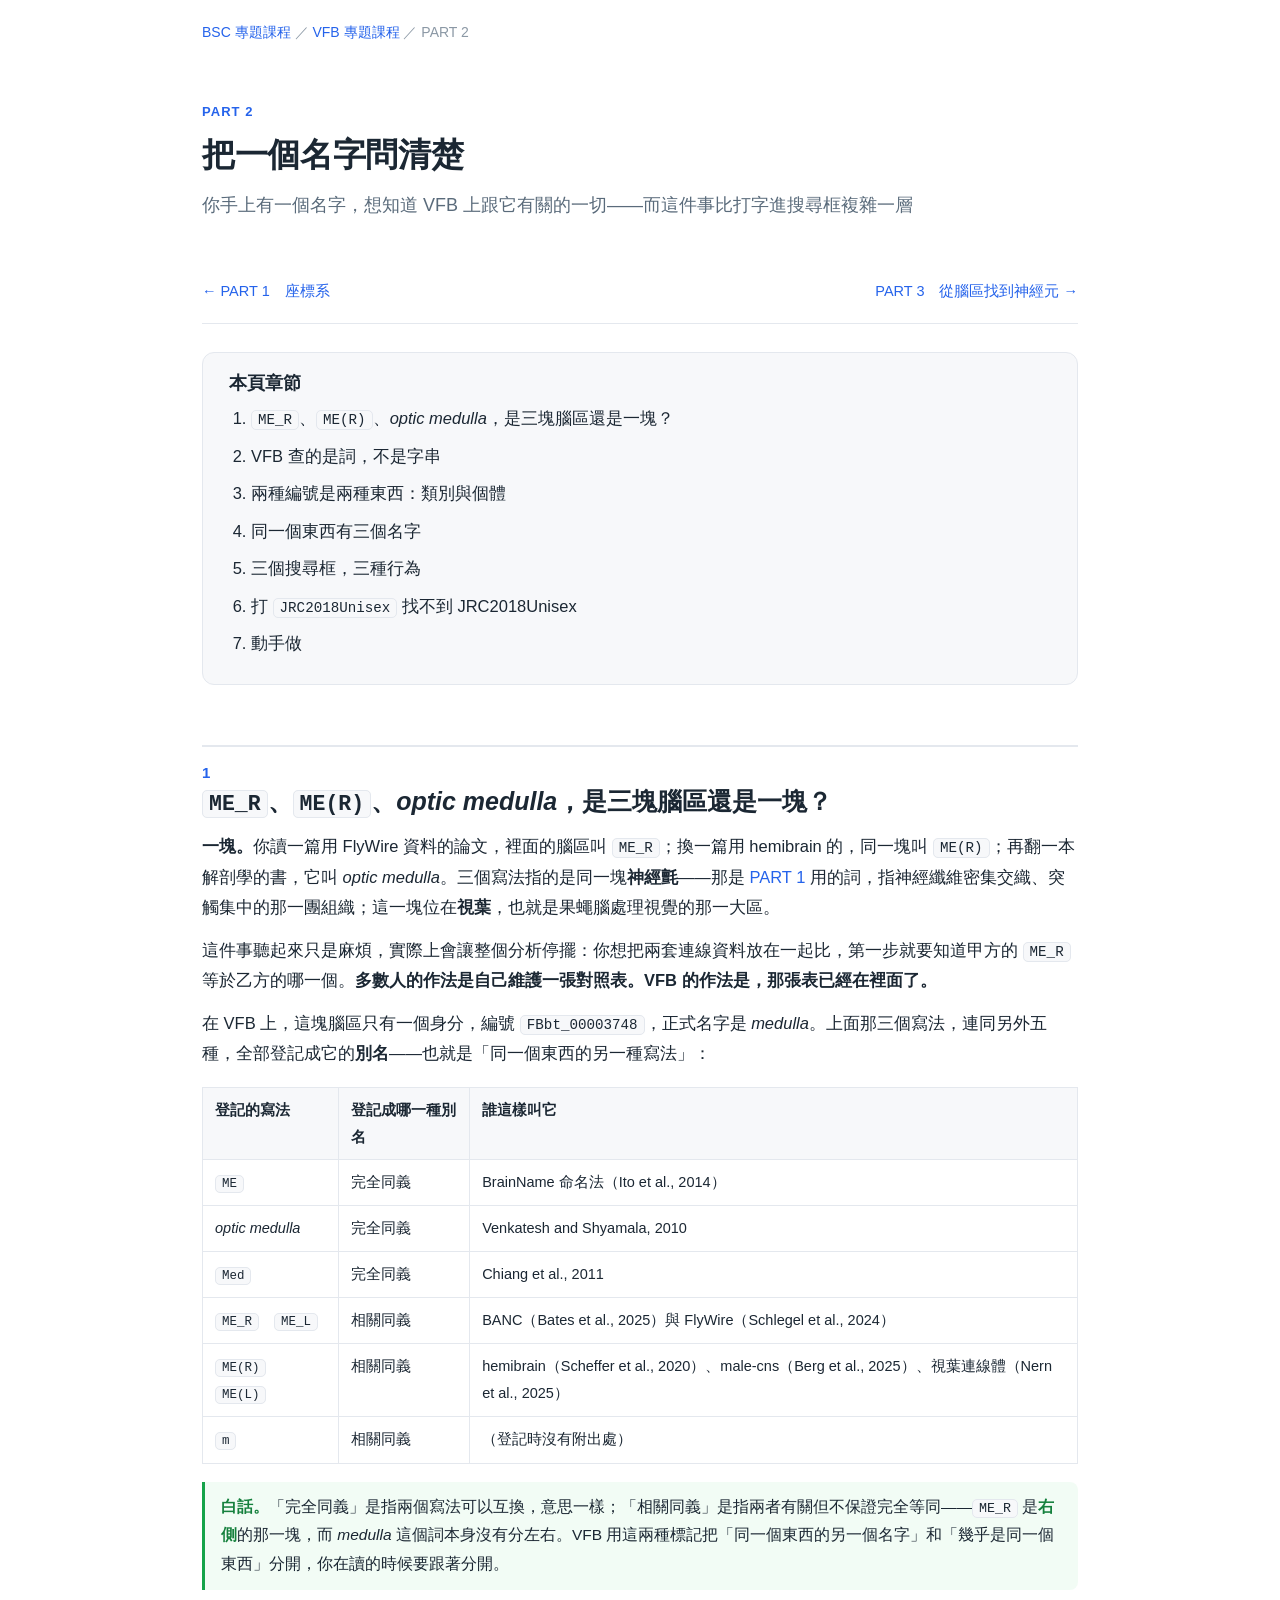
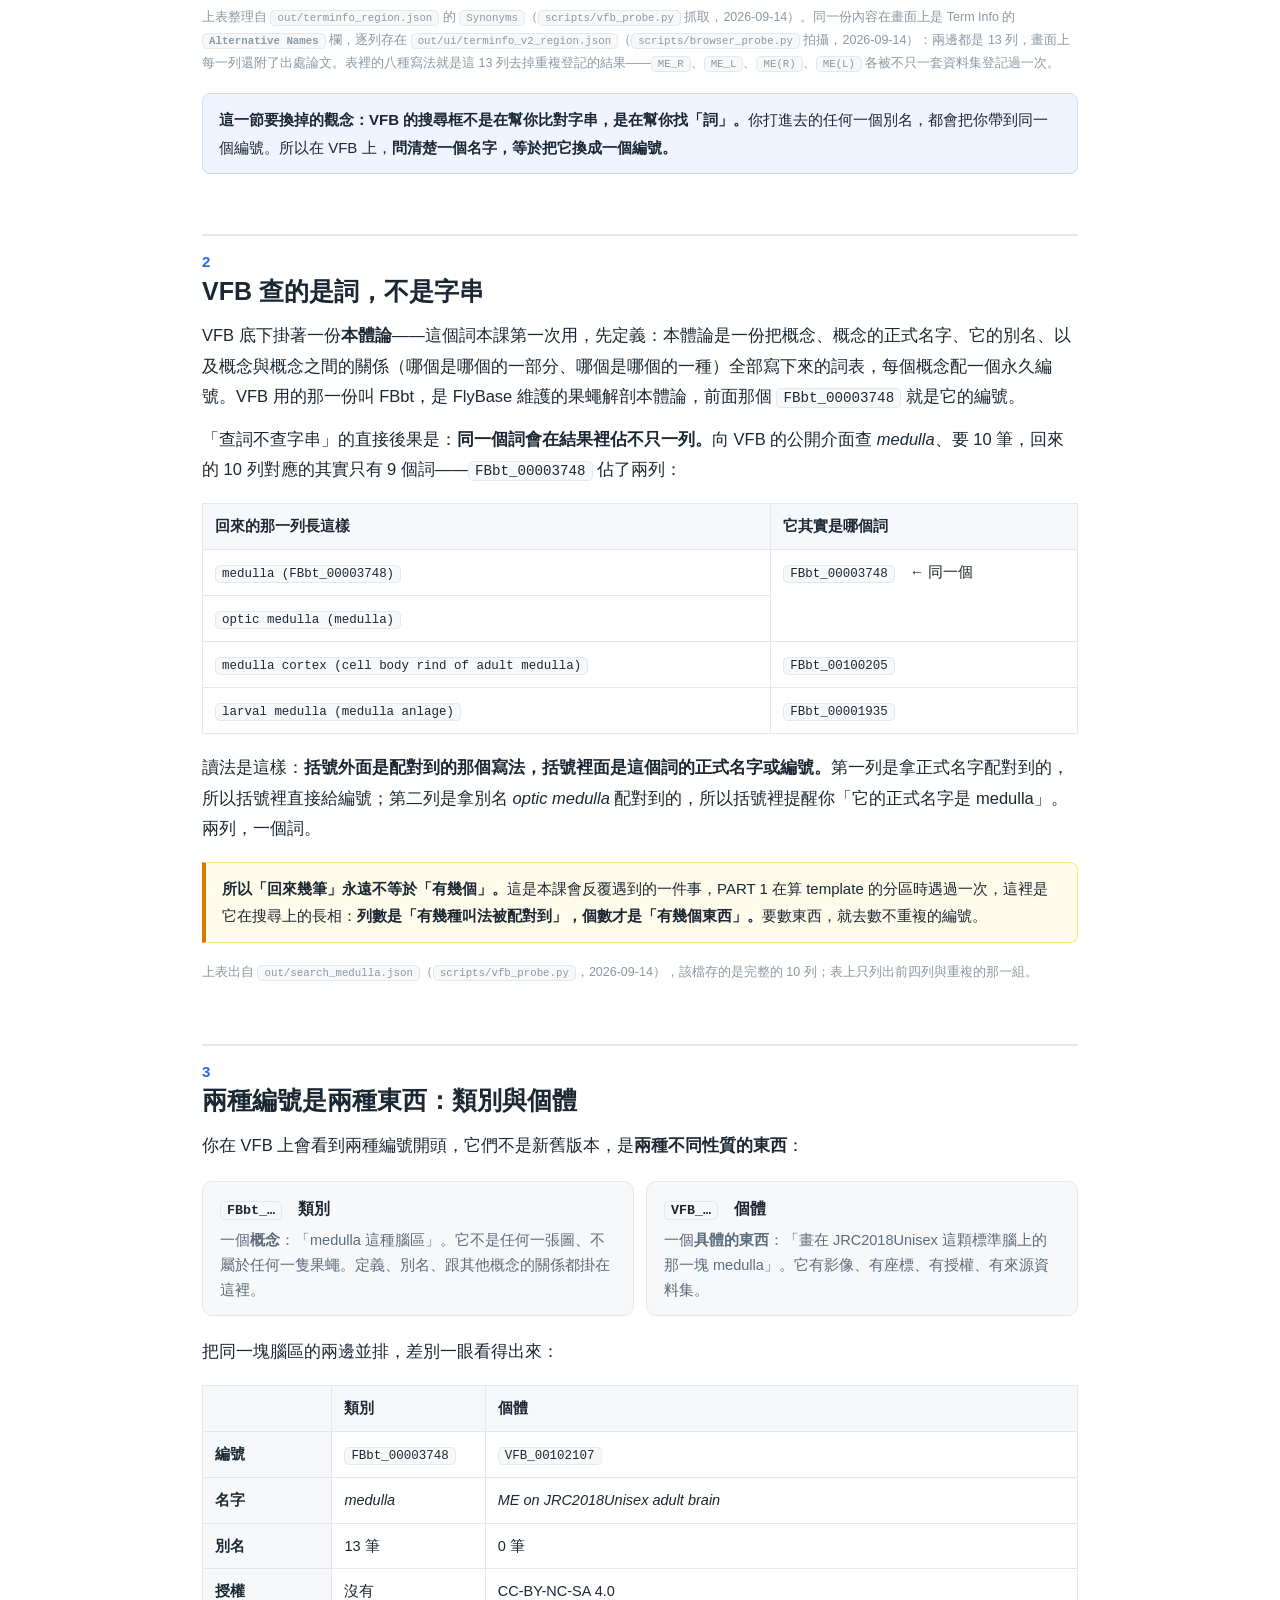
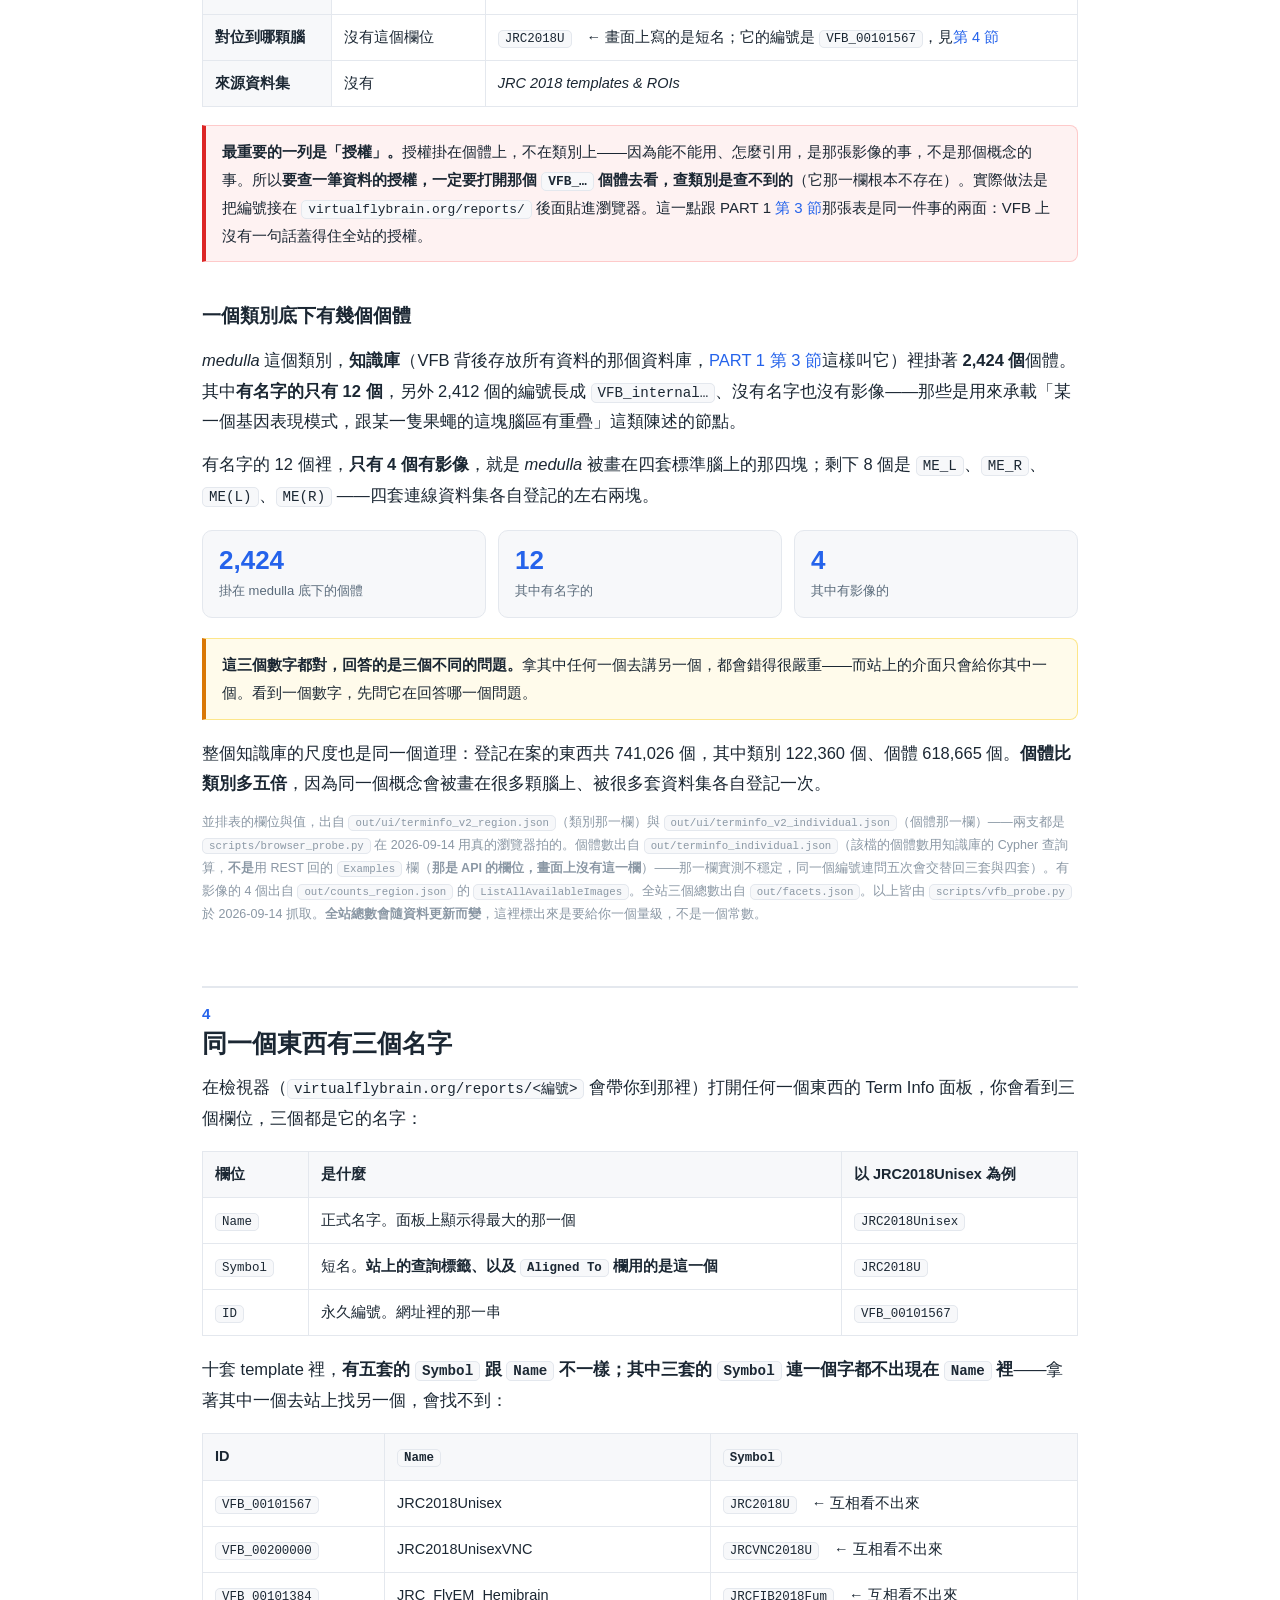
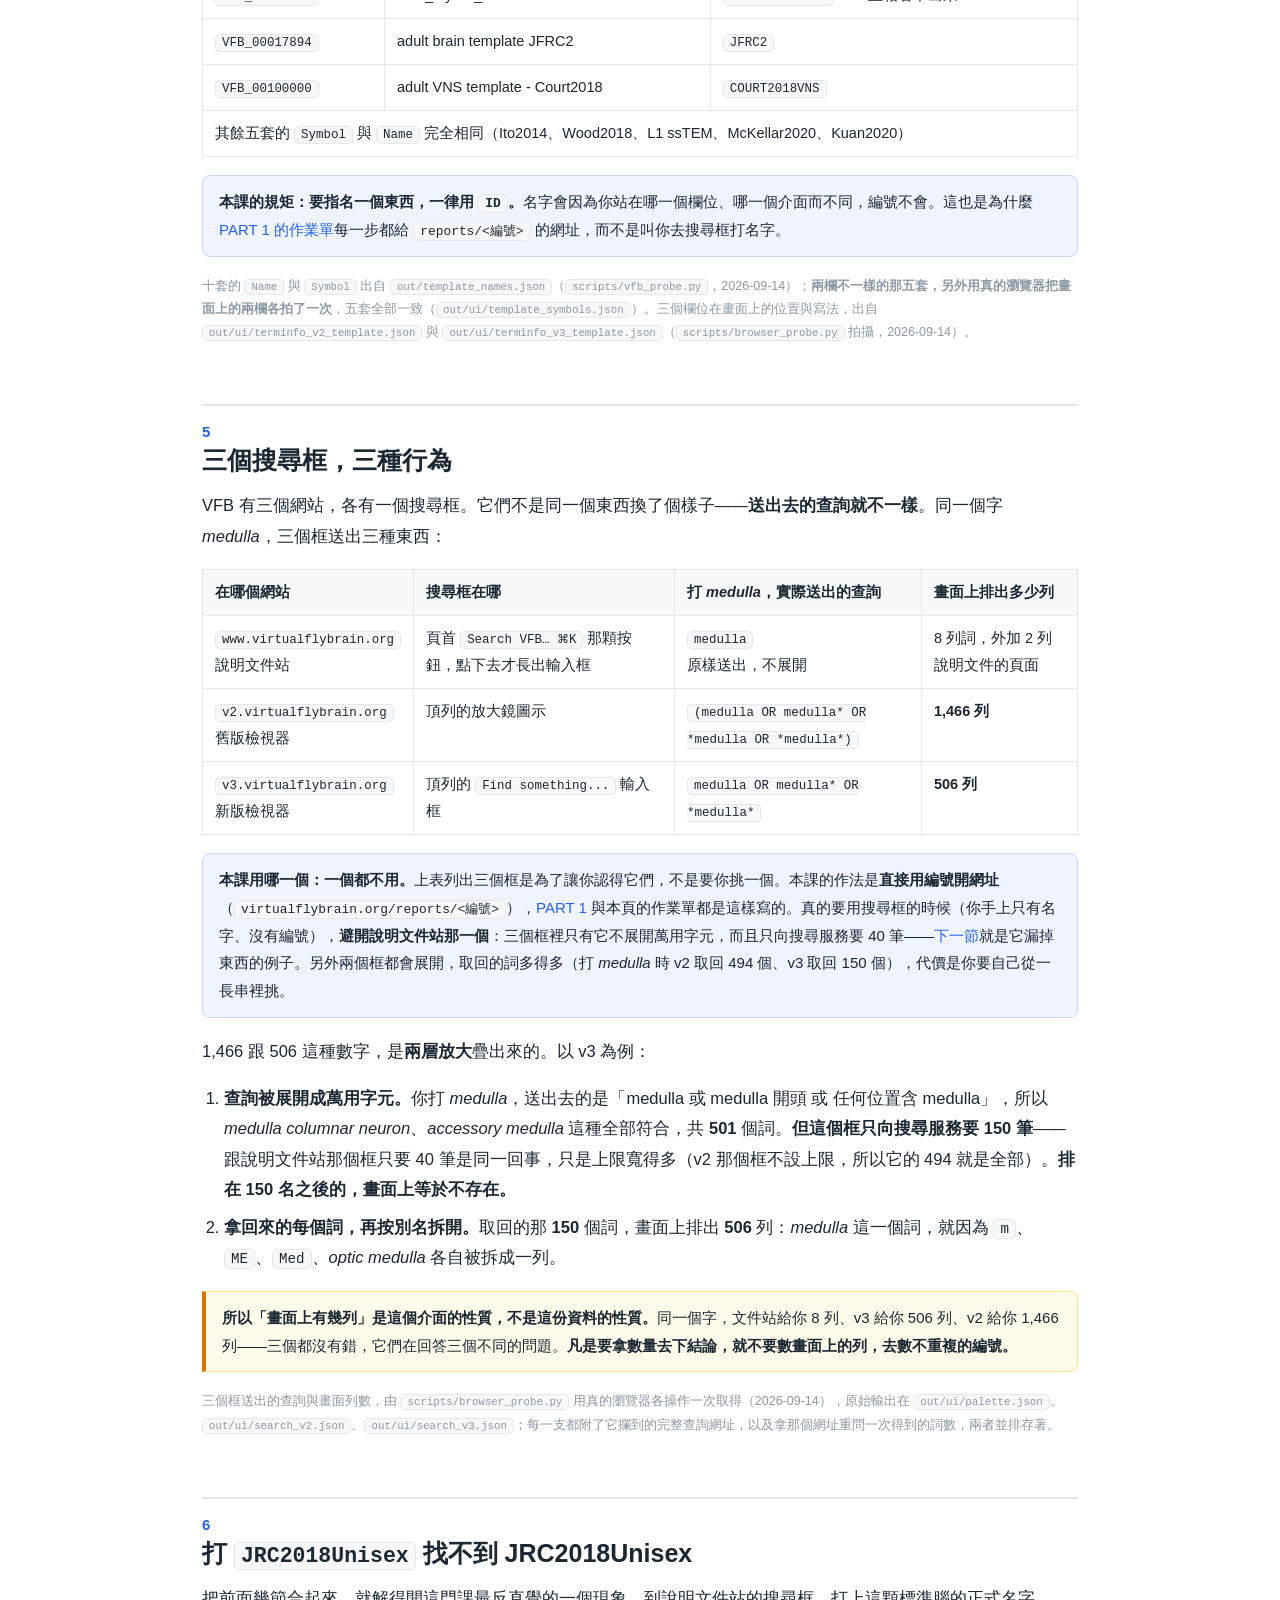
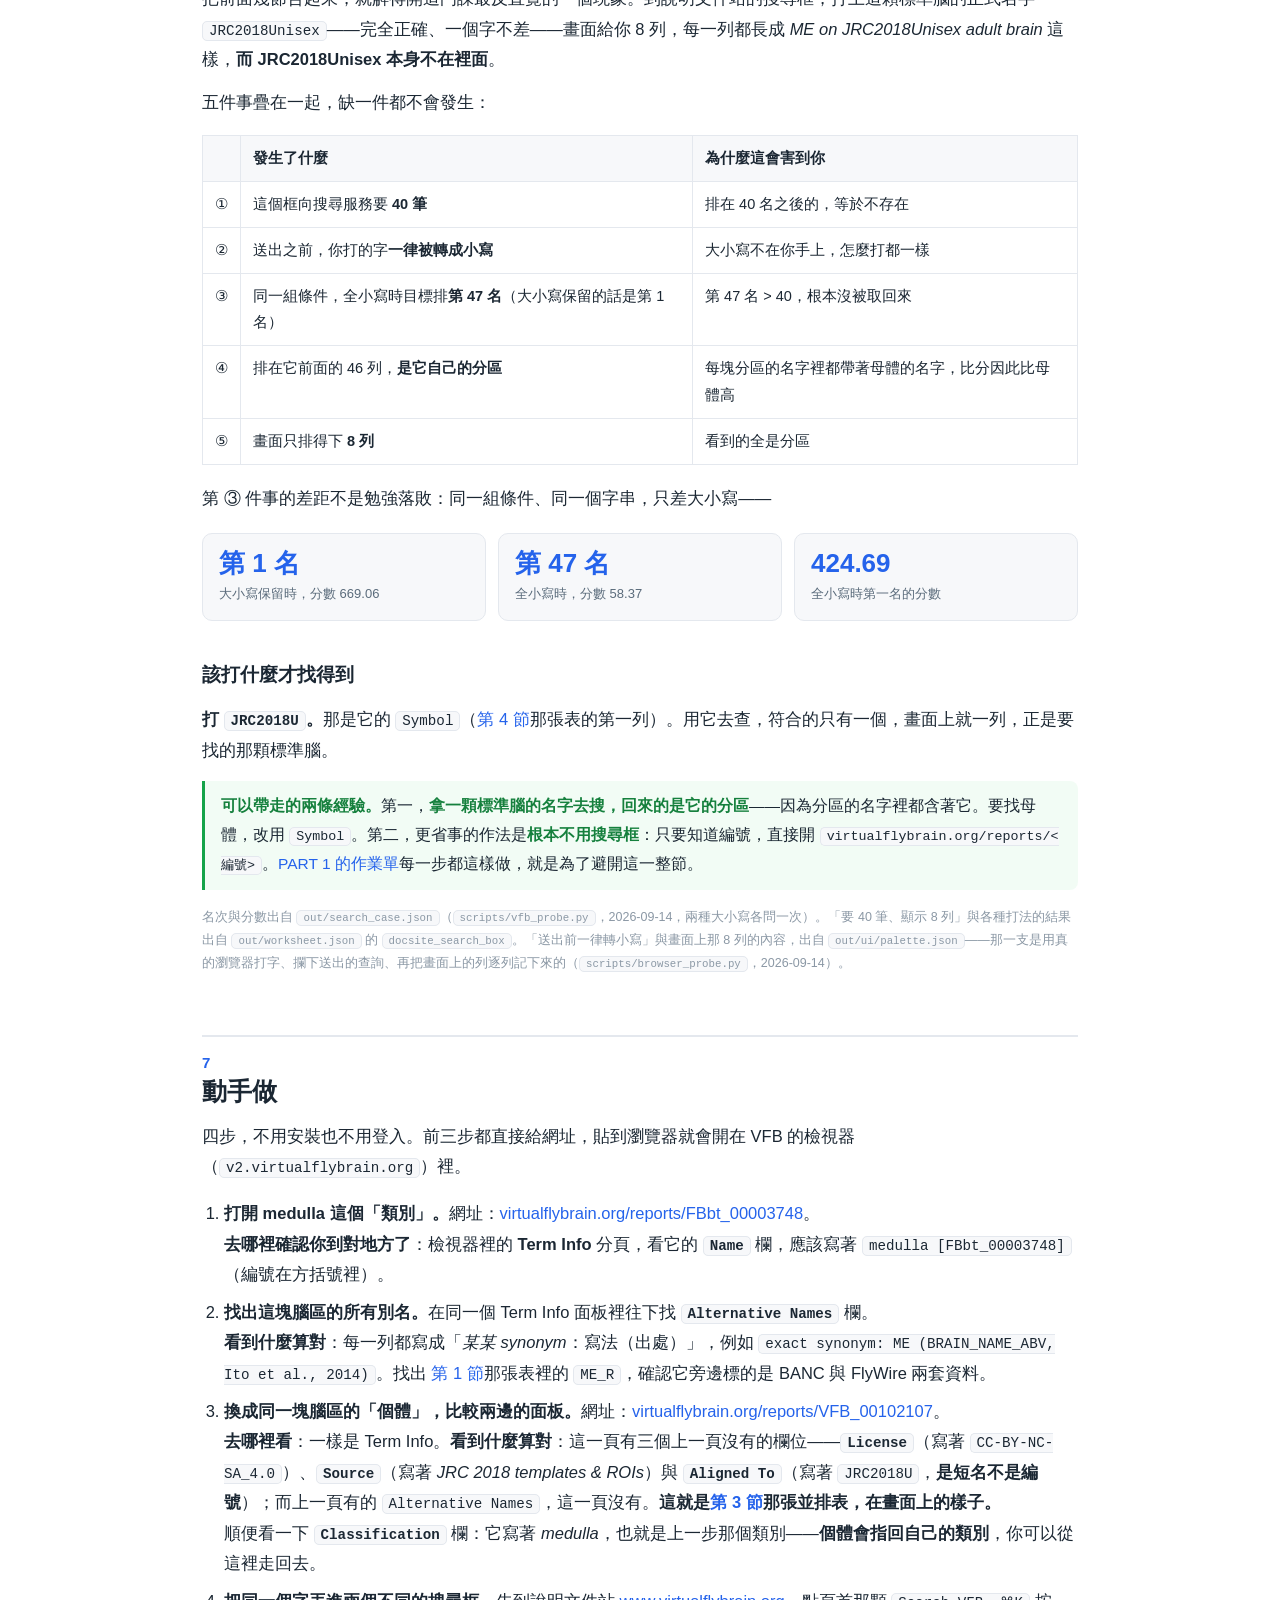
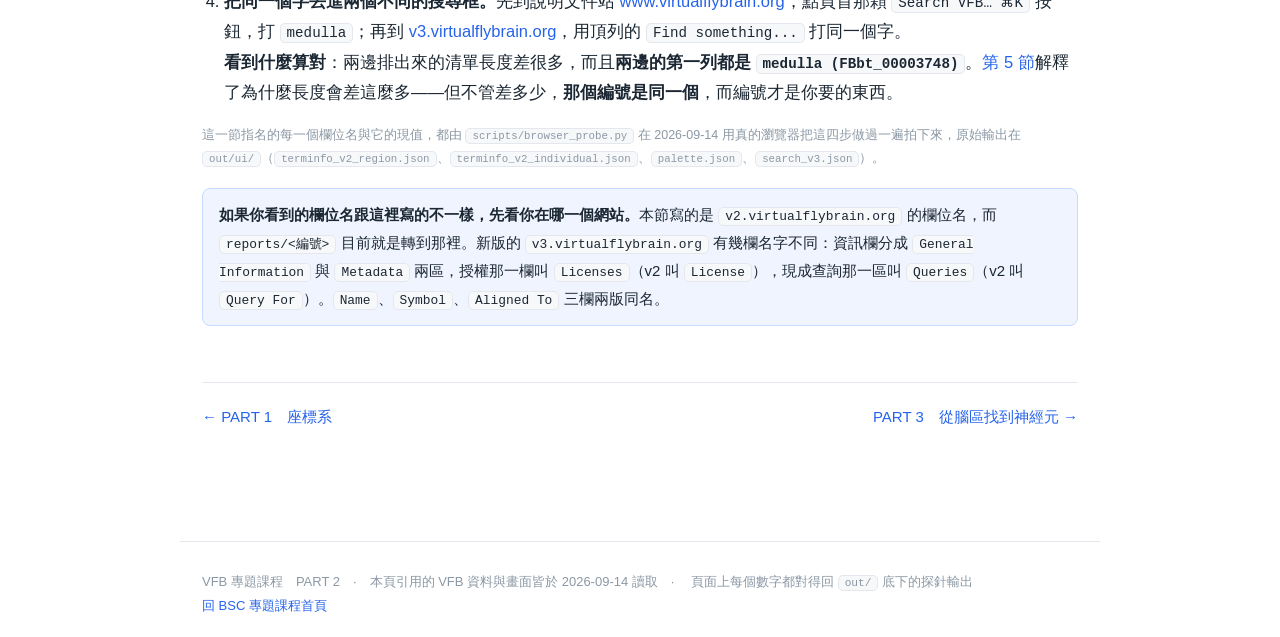
<file: part2-names.html>
<!doctype html>
<html lang="zh-Hant">
<head>
<meta charset="utf-8">
<meta name="viewport" content="width=device-width, initial-scale=1">
<title>PART 2 把一個名字問清楚｜VFB 專題課程</title>
<link rel="stylesheet" href="assets/vfb.css">
</head>
<body>
<div class="crumb"><a href="https://marginli.github.io/bsc-topics/">BSC 專題課程</a> ／ <a href="index.html">VFB 專題課程</a> ／ PART 2</div>
<header class="hero">
  <p class="eyebrow">PART 2</p>
  <h1>把一個名字問清楚</h1>
  <p class="subtitle">你手上有一個名字，想知道 VFB 上跟它有關的一切——而這件事比打字進搜尋框複雜一層</p>
</header>

<div class="wrap">

  <div class="pager top">
    <a href="part1-templates.html">← PART 1　座標系</a>
    <a href="part3-queries.html">PART 3　從腦區找到神經元 →</a>
  </div>

  <nav class="toc">
    <h2>本頁章節</h2>
    <ol>
      <li><a href="#s1"><code>ME_R</code>、<code>ME(R)</code>、<i>optic medulla</i>，是三塊腦區還是一塊？</a></li>
      <li><a href="#s2">VFB 查的是詞，不是字串</a></li>
      <li><a href="#s3">兩種編號是兩種東西：類別與個體</a></li>
      <li><a href="#s4">同一個東西有三個名字</a></li>
      <li><a href="#s5">三個搜尋框，三種行為</a></li>
      <li><a href="#s6">打 <code>JRC2018Unisex</code> 找不到 JRC2018Unisex</a></li>
      <li><a href="#s7">動手做</a></li>
    </ol>
  </nav>

  <!-- ══════════════════════════════════════════════════════ -->
  <h2 id="s1"><span class="pt">1</span><code>ME_R</code>、<code>ME(R)</code>、<i>optic medulla</i>，是三塊腦區還是一塊？</h2>

  <p><b>一塊。</b>你讀一篇用 FlyWire 資料的論文，裡面的腦區叫 <code>ME_R</code>；換一篇用 hemibrain 的，同一塊叫 <code>ME(R)</code>；再翻一本解剖學的書，它叫 <i>optic medulla</i>。三個寫法指的是同一塊<b>神經氈</b>——那是 <a href="part1-templates.html">PART 1</a> 用的詞，指神經纖維密集交織、突觸集中的那一團組織；這一塊位在<b>視葉</b>，也就是果蠅腦處理視覺的那一大區。</p>

  <p>這件事聽起來只是麻煩，實際上會讓整個分析停擺：你想把兩套連線資料放在一起比，第一步就要知道甲方的 <code>ME_R</code> 等於乙方的哪一個。<b>多數人的作法是自己維護一張對照表。VFB 的作法是，那張表已經在裡面了。</b></p>

  <p>在 VFB 上，這塊腦區只有一個身分，編號 <code>FBbt_00003748</code>，正式名字是 <i>medulla</i>。上面那三個寫法，連同另外五種，全部登記成它的<b>別名</b>——也就是「同一個東西的另一種寫法」：</p>

  <div class="tblwrap">
  <table>
    <tr><th>登記的寫法</th><th>登記成哪一種別名</th><th>誰這樣叫它</th></tr>
    <tr><td><code>ME</code></td><td>完全同義</td><td>BrainName 命名法（Ito et al., 2014）</td></tr>
    <tr><td><i>optic medulla</i></td><td>完全同義</td><td>Venkatesh and Shyamala, 2010</td></tr>
    <tr><td><code>Med</code></td><td>完全同義</td><td>Chiang et al., 2011</td></tr>
    <tr><td><code>ME_R</code>　<code>ME_L</code></td><td>相關同義</td><td>BANC（Bates et al., 2025）與 FlyWire（Schlegel et al., 2024）</td></tr>
    <tr><td><code>ME(R)</code>　<code>ME(L)</code></td><td>相關同義</td><td>hemibrain（Scheffer et al., 2020）、male-cns（Berg et al., 2025）、視葉連線體（Nern et al., 2025）</td></tr>
    <tr><td><code>m</code></td><td>相關同義</td><td>（登記時沒有附出處）</td></tr>
  </table>
  </div>

  <div class="plain">
    <b>白話。</b>「完全同義」是指兩個寫法可以互換，意思一樣；「相關同義」是指兩者有關但不保證完全等同——<code>ME_R</code> 是<b>右側</b>的那一塊，而 <i>medulla</i> 這個詞本身沒有分左右。VFB 用這兩種標記把「同一個東西的另一個名字」和「幾乎是同一個東西」分開，你在讀的時候要跟著分開。
  </div>

  <p class="figsrc">上表整理自 <code>out/terminfo_region.json</code> 的 <code>Synonyms</code>（<code>scripts/vfb_probe.py</code> 抓取，2026-09-14）。同一份內容在畫面上是 Term Info 的 <b><code>Alternative Names</code></b> 欄，逐列存在 <code>out/ui/terminfo_v2_region.json</code>（<code>scripts/browser_probe.py</code> 拍攝，2026-09-14）：兩邊都是 13 列，畫面上每一列還附了出處論文。表裡的八種寫法就是這 13 列去掉重複登記的結果——<code>ME_R</code>、<code>ME_L</code>、<code>ME(R)</code>、<code>ME(L)</code> 各被不只一套資料集登記過一次。</p>

  <div class="note">
    <b>這一節要換掉的觀念：VFB 的搜尋框不是在幫你比對字串，是在幫你找「詞」。</b>你打進去的任何一個別名，都會把你帶到同一個編號。所以在 VFB 上，<b>問清楚一個名字，等於把它換成一個編號。</b>
  </div>

  <!-- ══════════════════════════════════════════════════════ -->
  <h2 id="s2"><span class="pt">2</span>VFB 查的是詞，不是字串</h2>

  <p>VFB 底下掛著一份<b>本體論</b>——這個詞本課第一次用，先定義：本體論是一份把概念、概念的正式名字、它的別名、以及概念與概念之間的關係（哪個是哪個的一部分、哪個是哪個的一種）全部寫下來的詞表，每個概念配一個永久編號。VFB 用的那一份叫 FBbt，是 FlyBase 維護的果蠅解剖本體論，前面那個 <code>FBbt_00003748</code> 就是它的編號。</p>

  <p>「查詞不查字串」的直接後果是：<b>同一個詞會在結果裡佔不只一列。</b>向 VFB 的公開介面查 <i>medulla</i>、要 10 筆，回來的 10 列對應的其實只有 9 個詞——<code>FBbt_00003748</code> 佔了兩列：</p>

  <div class="tblwrap">
  <table>
    <tr><th>回來的那一列長這樣</th><th>它其實是哪個詞</th></tr>
    <tr><td><code>medulla (FBbt_00003748)</code></td><td rowspan="2"><code>FBbt_00003748</code>　← 同一個</td></tr>
    <tr><td><code>optic medulla (medulla)</code></td></tr>
    <tr><td><code>medulla cortex (cell body rind of adult medulla)</code></td><td><code>FBbt_00100205</code></td></tr>
    <tr><td><code>larval medulla (medulla anlage)</code></td><td><code>FBbt_00001935</code></td></tr>
  </table>
  </div>

  <p>讀法是這樣：<b>括號外面是配對到的那個寫法，括號裡面是這個詞的正式名字或編號。</b>第一列是拿正式名字配對到的，所以括號裡直接給編號；第二列是拿別名 <i>optic medulla</i> 配對到的，所以括號裡提醒你「它的正式名字是 medulla」。兩列，一個詞。</p>

  <div class="callout">
    <b>所以「回來幾筆」永遠不等於「有幾個」。</b>這是本課會反覆遇到的一件事，PART 1 在算 template 的分區時遇過一次，這裡是它在搜尋上的長相：<b>列數是「有幾種叫法被配對到」，個數才是「有幾個東西」。</b>要數東西，就去數不重複的編號。
  </div>

  <p class="figsrc">上表出自 <code>out/search_medulla.json</code>（<code>scripts/vfb_probe.py</code>，2026-09-14），該檔存的是完整的 10 列；表上只列出前四列與重複的那一組。</p>

  <!-- ══════════════════════════════════════════════════════ -->
  <h2 id="s3"><span class="pt">3</span>兩種編號是兩種東西：類別與個體</h2>

  <p>你在 VFB 上會看到兩種編號開頭，它們不是新舊版本，是<b>兩種不同性質的東西</b>：</p>

  <div class="terms">
    <div class="term">
      <div class="w"><code>FBbt_…</code>　類別</div>
      <p>一個<b>概念</b>：「medulla 這種腦區」。它不是任何一張圖、不屬於任何一隻果蠅。定義、別名、跟其他概念的關係都掛在這裡。</p>
    </div>
    <div class="term">
      <div class="w"><code>VFB_…</code>　個體</div>
      <p>一個<b>具體的東西</b>：「畫在 JRC2018Unisex 這顆標準腦上的那一塊 medulla」。它有影像、有座標、有授權、有來源資料集。</p>
    </div>
  </div>

  <p>把同一塊腦區的兩邊並排，差別一眼看得出來：</p>

  <div class="tblwrap">
  <table>
    <tr><th></th><th>類別</th><th>個體</th></tr>
    <tr><th>編號</th><td><code>FBbt_00003748</code></td><td><code>VFB_00102107</code></td></tr>
    <tr><th>名字</th><td><i>medulla</i></td><td><i>ME on JRC2018Unisex adult brain</i></td></tr>
    <tr><th>別名</th><td>13 筆</td><td>0 筆</td></tr>
    <tr><th>授權</th><td>沒有</td><td>CC-BY-NC-SA 4.0</td></tr>
    <tr><th>對位到哪顆腦</th><td>沒有這個欄位</td><td><code>JRC2018U</code>　<span class="k">← 畫面上寫的是短名；它的編號是 <code>VFB_00101567</code>，見<a href="#s4">第 4 節</a></span></td></tr>
    <tr><th>來源資料集</th><td>沒有</td><td><i>JRC 2018 templates &amp; ROIs</i></td></tr>
  </table>
  </div>

  <div class="danger">
    <b>最重要的一列是「授權」。</b>授權掛在個體上，不在類別上——因為能不能用、怎麼引用，是那張影像的事，不是那個概念的事。所以<b>要查一筆資料的授權，一定要打開那個 <code>VFB_…</code> 個體去看，查類別是查不到的</b>（它那一欄根本不存在）。實際做法是把編號接在 <code>virtualflybrain.org/reports/</code> 後面貼進瀏覽器。這一點跟 PART 1 <a href="part1-templates.html#s3">第 3 節</a>那張表是同一件事的兩面：VFB 上沒有一句話蓋得住全站的授權。
  </div>

  <h3>一個類別底下有幾個個體</h3>

  <p><i>medulla</i> 這個類別，<b>知識庫</b>（VFB 背後存放所有資料的那個資料庫，<a href="part1-templates.html#s3">PART 1 第 3 節</a>這樣叫它）裡掛著 <b>2,424 個</b>個體。其中<b>有名字的只有 12 個</b>，另外 2,412 個的編號長成 <code>VFB_internal…</code>、沒有名字也沒有影像——那些是用來承載「某一個基因表現模式，跟某一隻果蠅的這塊腦區有重疊」這類陳述的節點。</p>

  <p>有名字的 12 個裡，<b>只有 4 個有影像</b>，就是 <i>medulla</i> 被畫在四套標準腦上的那四塊；剩下 8 個是 <code>ME_L</code>、<code>ME_R</code>、<code>ME(L)</code>、<code>ME(R)</code> ——四套連線資料集各自登記的左右兩塊。</p>

  <div class="statgrid">
    <div class="stat"><div class="v">2,424</div><div class="k">掛在 medulla 底下的個體</div></div>
    <div class="stat"><div class="v">12</div><div class="k">其中有名字的</div></div>
    <div class="stat"><div class="v">4</div><div class="k">其中有影像的</div></div>
  </div>

  <div class="callout">
    <b>這三個數字都對，回答的是三個不同的問題。</b>拿其中任何一個去講另一個，都會錯得很嚴重——而站上的介面只會給你其中一個。看到一個數字，先問它在回答哪一個問題。
  </div>

  <p>整個知識庫的尺度也是同一個道理：登記在案的東西共 741,026 個，其中類別 122,360 個、個體 618,665 個。<b>個體比類別多五倍</b>，因為同一個概念會被畫在很多顆腦上、被很多套資料集各自登記一次。</p>

  <p class="figsrc">並排表的欄位與值，出自 <code>out/ui/terminfo_v2_region.json</code>（類別那一欄）與 <code>out/ui/terminfo_v2_individual.json</code>（個體那一欄）——兩支都是 <code>scripts/browser_probe.py</code> 在 2026-09-14 用真的瀏覽器拍的。個體數出自 <code>out/terminfo_individual.json</code>（該檔的個體數用知識庫的 Cypher 查詢算，<b>不是</b>用 REST 回的 <code>Examples</code> 欄（<b>那是 API 的欄位，畫面上沒有這一欄</b>）——那一欄實測不穩定，同一個編號連問五次會交替回三套與四套）。有影像的 4 個出自 <code>out/counts_region.json</code> 的 <code>ListAllAvailableImages</code>。全站三個總數出自 <code>out/facets.json</code>。以上皆由 <code>scripts/vfb_probe.py</code> 於 2026-09-14 抓取。<b>全站總數會隨資料更新而變</b>，這裡標出來是要給你一個量級，不是一個常數。</p>

  <!-- ══════════════════════════════════════════════════════ -->
  <h2 id="s4"><span class="pt">4</span>同一個東西有三個名字</h2>

  <p>在檢視器（<code>virtualflybrain.org/reports/&lt;編號&gt;</code> 會帶你到那裡）打開任何一個東西的 Term Info 面板，你會看到三個欄位，三個都是它的名字：</p>

  <div class="tblwrap">
  <table>
    <tr><th>欄位</th><th>是什麼</th><th>以 JRC2018Unisex 為例</th></tr>
    <tr><td><code>Name</code></td><td>正式名字。面板上顯示得最大的那一個</td><td><code>JRC2018Unisex</code></td></tr>
    <tr><td><code>Symbol</code></td><td>短名。<b>站上的查詢標籤、以及 <code>Aligned To</code> 欄用的是這一個</b></td><td><code>JRC2018U</code></td></tr>
    <tr><td><code>ID</code></td><td>永久編號。網址裡的那一串</td><td><code>VFB_00101567</code></td></tr>
  </table>
  </div>

  <p>十套 template 裡，<b>有五套的 <code>Symbol</code> 跟 <code>Name</code> 不一樣；其中三套的 <code>Symbol</code> 連一個字都不出現在 <code>Name</code> 裡</b>——拿著其中一個去站上找另一個，會找不到：</p>

  <div class="tblwrap">
  <table>
    <tr><th>ID</th><th><code>Name</code></th><th><code>Symbol</code></th></tr>
    <tr><td><code>VFB_00101567</code></td><td>JRC2018Unisex</td><td><code>JRC2018U</code>　← 互相看不出來</td></tr>
    <tr><td><code>VFB_00200000</code></td><td>JRC2018UnisexVNC</td><td><code>JRCVNC2018U</code>　← 互相看不出來</td></tr>
    <tr><td><code>VFB_00101384</code></td><td>JRC_FlyEM_Hemibrain</td><td><code>JRCFIB2018Fum</code>　← 互相看不出來</td></tr>
    <tr><td><code>VFB_00017894</code></td><td>adult brain template JFRC2</td><td><code>JFRC2</code></td></tr>
    <tr><td><code>VFB_00100000</code></td><td>adult VNS template - Court2018</td><td><code>COURT2018VNS</code></td></tr>
    <tr><td colspan="3">其餘五套的 <code>Symbol</code> 與 <code>Name</code> 完全相同（Ito2014、Wood2018、L1 ssTEM、McKellar2020、Kuan2020）</td></tr>
  </table>
  </div>

  <div class="note">
    <b>本課的規矩：要指名一個東西，一律用 <code>ID</code>。</b>名字會因為你站在哪一個欄位、哪一個介面而不同，編號不會。這也是為什麼 <a href="part1-templates.html#s7">PART 1 的作業單</a>每一步都給 <code>reports/&lt;編號&gt;</code> 的網址，而不是叫你去搜尋框打名字。
  </div>

  <p class="figsrc">十套的 <code>Name</code> 與 <code>Symbol</code> 出自 <code>out/template_names.json</code>（<code>scripts/vfb_probe.py</code>，2026-09-14）；<b>兩欄不一樣的那五套，另外用真的瀏覽器把畫面上的兩欄各拍了一次</b>，五套全部一致（<code>out/ui/template_symbols.json</code>）。三個欄位在畫面上的位置與寫法，出自 <code>out/ui/terminfo_v2_template.json</code> 與 <code>out/ui/terminfo_v3_template.json</code>（<code>scripts/browser_probe.py</code> 拍攝，2026-09-14）。</p>

  <!-- ══════════════════════════════════════════════════════ -->
  <h2 id="s5"><span class="pt">5</span>三個搜尋框，三種行為</h2>

  <p>VFB 有三個網站，各有一個搜尋框。它們不是同一個東西換了個樣子——<b>送出去的查詢就不一樣</b>。同一個字 <i>medulla</i>，三個框送出三種東西：</p>

  <div class="tblwrap">
  <table>
    <tr><th>在哪個網站</th><th>搜尋框在哪</th><th>打 <i>medulla</i>，實際送出的查詢</th><th>畫面上排出多少列</th></tr>
    <tr>
      <td><code>www.virtualflybrain.org</code><br><span class="k">說明文件站</span></td>
      <td>頁首 <code>Search VFB… ⌘K</code> 那顆按鈕，點下去才長出輸入框</td>
      <td><code>medulla</code><br><span class="k">原樣送出，不展開</span></td>
      <td>8 列詞，外加 2 列說明文件的頁面</td>
    </tr>
    <tr>
      <td><code>v2.virtualflybrain.org</code><br><span class="k">舊版檢視器</span></td>
      <td>頂列的放大鏡圖示</td>
      <td><code>(medulla OR medulla* OR *medulla OR *medulla*)</code></td>
      <td><b>1,466 列</b></td>
    </tr>
    <tr>
      <td><code>v3.virtualflybrain.org</code><br><span class="k">新版檢視器</span></td>
      <td>頂列的 <code>Find something...</code> 輸入框</td>
      <td><code>medulla OR medulla* OR *medulla*</code></td>
      <td><b>506 列</b></td>
    </tr>
  </table>
  </div>

  <div class="note">
    <b>本課用哪一個：一個都不用。</b>上表列出三個框是為了讓你認得它們，不是要你挑一個。本課的作法是<b>直接用編號開網址</b>（<code>virtualflybrain.org/reports/&lt;編號&gt;</code>），<a href="part1-templates.html#s7">PART 1</a> 與本頁的作業單都是這樣寫的。真的要用搜尋框的時候（你手上只有名字、沒有編號），<b>避開說明文件站那一個</b>：三個框裡只有它不展開萬用字元，而且只向搜尋服務要 40 筆——<a href="#s6">下一節</a>就是它漏掉東西的例子。另外兩個框都會展開，取回的詞多得多（打 <i>medulla</i> 時 v2 取回 494 個、v3 取回 150 個），代價是你要自己從一長串裡挑。
  </div>

  <p>1,466 跟 506 這種數字，是<b>兩層放大</b>疊出來的。以 v3 為例：</p>

  <ol>
    <li><b>查詢被展開成萬用字元。</b>你打 <i>medulla</i>，送出去的是「medulla 或 medulla 開頭 或 任何位置含 medulla」，所以 <i>medulla columnar neuron</i>、<i>accessory medulla</i> 這種全部符合，共 <b>501</b> 個詞。<b>但這個框只向搜尋服務要 150 筆</b>——跟說明文件站那個框只要 40 筆是同一回事，只是上限寬得多（v2 那個框不設上限，所以它的 494 就是全部）。<b>排在 150 名之後的，畫面上等於不存在。</b></li>
    <li><b>拿回來的每個詞，再按別名拆開。</b>取回的那 <b>150</b> 個詞，畫面上排出 <b>506</b> 列：<i>medulla</i> 這一個詞，就因為 <code>m</code>、<code>ME</code>、<code>Med</code>、<i>optic medulla</i> 各自被拆成一列。</li>
  </ol>

  <div class="callout">
    <b>所以「畫面上有幾列」是這個介面的性質，不是這份資料的性質。</b>同一個字，文件站給你 8 列、v3 給你 506 列、v2 給你 1,466 列——三個都沒有錯，它們在回答三個不同的問題。<b>凡是要拿數量去下結論，就不要數畫面上的列，去數不重複的編號。</b>
  </div>

  <p class="figsrc">三個框送出的查詢與畫面列數，由 <code>scripts/browser_probe.py</code> 用真的瀏覽器各操作一次取得（2026-09-14），原始輸出在 <code>out/ui/palette.json</code>、<code>out/ui/search_v2.json</code>、<code>out/ui/search_v3.json</code>；每一支都附了它攔到的完整查詢網址，以及拿那個網址重問一次得到的詞數，兩者並排存著。</p>

  <!-- ══════════════════════════════════════════════════════ -->
  <h2 id="s6"><span class="pt">6</span>打 <code>JRC2018Unisex</code> 找不到 JRC2018Unisex</h2>

  <p>把前面幾節合起來，就解得開這門課最反直覺的一個現象。到說明文件站的搜尋框，打上這顆標準腦的正式名字 <code>JRC2018Unisex</code>——完全正確、一個字不差——畫面給你 8 列，每一列都長成 <i>ME on JRC2018Unisex adult brain</i> 這樣，<b>而 JRC2018Unisex 本身不在裡面</b>。</p>

  <p>五件事疊在一起，缺一件都不會發生：</p>

  <div class="tblwrap">
  <table>
    <tr><th></th><th>發生了什麼</th><th>為什麼這會害到你</th></tr>
    <tr><td>①</td><td>這個框向搜尋服務要 <b>40 筆</b></td><td>排在 40 名之後的，等於不存在</td></tr>
    <tr><td>②</td><td>送出之前，你打的字<b>一律被轉成小寫</b></td><td>大小寫不在你手上，怎麼打都一樣</td></tr>
    <tr><td>③</td><td>同一組條件，全小寫時目標排<b>第 47 名</b>（大小寫保留的話是第 1 名）</td><td>第 47 名 &gt; 40，根本沒被取回來</td></tr>
    <tr><td>④</td><td>排在它前面的 46 列，<b>是它自己的分區</b></td><td>每塊分區的名字裡都帶著母體的名字，比分因此比母體高</td></tr>
    <tr><td>⑤</td><td>畫面只排得下 <b>8 列</b></td><td>看到的全是分區</td></tr>
  </table>
  </div>

  <p>第 ③ 件事的差距不是勉強落敗：同一組條件、同一個字串，只差大小寫——</p>

  <div class="statgrid">
    <div class="stat"><div class="v">第 1 名</div><div class="k">大小寫保留時，分數 669.06</div></div>
    <div class="stat"><div class="v">第 47 名</div><div class="k">全小寫時，分數 58.37</div></div>
    <div class="stat"><div class="v">424.69</div><div class="k">全小寫時第一名的分數</div></div>
  </div>

  <h3>該打什麼才找得到</h3>

  <p><b>打 <code>JRC2018U</code>。</b>那是它的 <code>Symbol</code>（<a href="#s4">第 4 節</a>那張表的第一列）。用它去查，符合的只有一個，畫面上就一列，正是要找的那顆標準腦。</p>

  <div class="plain">
    <b>可以帶走的兩條經驗。</b>第一，<b>拿一顆標準腦的名字去搜，回來的是它的分區</b>——因為分區的名字裡都含著它。要找母體，改用 <code>Symbol</code>。第二，更省事的作法是<b>根本不用搜尋框</b>：只要知道編號，直接開 <code>virtualflybrain.org/reports/&lt;編號&gt;</code>。<a href="part1-templates.html#s7">PART 1 的作業單</a>每一步都這樣做，就是為了避開這一整節。
  </div>

  <p class="figsrc">名次與分數出自 <code>out/search_case.json</code>（<code>scripts/vfb_probe.py</code>，2026-09-14，兩種大小寫各問一次）。「要 40 筆、顯示 8 列」與各種打法的結果出自 <code>out/worksheet.json</code> 的 <code>docsite_search_box</code>。「送出前一律轉小寫」與畫面上那 8 列的內容，出自 <code>out/ui/palette.json</code>——那一支是用真的瀏覽器打字、攔下送出的查詢、再把畫面上的列逐列記下來的（<code>scripts/browser_probe.py</code>，2026-09-14）。</p>

  <!-- ══════════════════════════════════════════════════════ -->
  <h2 id="s7"><span class="pt">7</span>動手做</h2>

  <p>四步，不用安裝也不用登入。前三步都直接給網址，貼到瀏覽器就會開在 VFB 的檢視器（<code>v2.virtualflybrain.org</code>）裡。</p>

  <ol>
    <li><b>打開 medulla 這個「類別」。</b>網址：<a href="https://virtualflybrain.org/reports/FBbt_00003748">virtualflybrain.org/reports/FBbt_00003748</a>。<br><b>去哪裡確認你到對地方了</b>：檢視器裡的 <b>Term Info</b> 分頁，看它的 <b><code>Name</code></b> 欄，應該寫著 <code>medulla [FBbt_00003748]</code>（編號在方括號裡）。</li>

    <li><b>找出這塊腦區的所有別名。</b>在同一個 Term Info 面板裡往下找 <b><code>Alternative Names</code></b> 欄。<br><b>看到什麼算對</b>：每一列都寫成「<i>某某 synonym</i>：寫法（出處）」，例如 <code>exact synonym: ME (BRAIN_NAME_ABV, Ito et al., 2014)</code>。找出 <a href="#s1">第 1 節</a>那張表裡的 <code>ME_R</code>，確認它旁邊標的是 BANC 與 FlyWire 兩套資料。</li>

    <li><b>換成同一塊腦區的「個體」，比較兩邊的面板。</b>網址：<a href="https://virtualflybrain.org/reports/VFB_00102107">virtualflybrain.org/reports/VFB_00102107</a>。<br><b>去哪裡看</b>：一樣是 Term Info。<b>看到什麼算對</b>：這一頁有三個上一頁沒有的欄位——<b><code>License</code></b>（寫著 <code>CC-BY-NC-SA_4.0</code>）、<b><code>Source</code></b>（寫著 <i>JRC 2018 templates &amp; ROIs</i>）與 <b><code>Aligned To</code></b>（寫著 <code>JRC2018U</code>，<b>是短名不是編號</b>）；而上一頁有的 <code>Alternative Names</code>，這一頁沒有。<b>這就是<a href="#s3">第 3 節</a>那張並排表，在畫面上的樣子。</b><br>順便看一下 <b><code>Classification</code></b> 欄：它寫著 <i>medulla</i>，也就是上一步那個類別——<b>個體會指回自己的類別</b>，你可以從這裡走回去。</li>

    <li><b>把同一個字丟進兩個不同的搜尋框。</b>先到說明文件站 <a href="https://www.virtualflybrain.org/">www.virtualflybrain.org</a>，點頁首那顆 <code>Search VFB… ⌘K</code> 按鈕，打 <code>medulla</code>；再到 <a href="https://v3.virtualflybrain.org/">v3.virtualflybrain.org</a>，用頂列的 <code>Find something...</code> 打同一個字。<br><b>看到什麼算對</b>：兩邊排出來的清單長度差很多，而且<b>兩邊的第一列都是 <code>medulla (FBbt_00003748)</code></b>。<a href="#s5">第 5 節</a>解釋了為什麼長度會差這麼多——但不管差多少，<b>那個編號是同一個</b>，而編號才是你要的東西。</li>
  </ol>

  <p class="figsrc">這一節指名的每一個欄位名與它的現值，都由 <code>scripts/browser_probe.py</code> 在 2026-09-14 用真的瀏覽器把這四步做過一遍拍下來，原始輸出在 <code>out/ui/</code>（<code>terminfo_v2_region.json</code>、<code>terminfo_v2_individual.json</code>、<code>palette.json</code>、<code>search_v3.json</code>）。</p>

  <div class="note">
    <b>如果你看到的欄位名跟這裡寫的不一樣，先看你在哪一個網站。</b>本節寫的是 <code>v2.virtualflybrain.org</code> 的欄位名，而 <code>reports/&lt;編號&gt;</code> 目前就是轉到那裡。新版的 <code>v3.virtualflybrain.org</code> 有幾欄名字不同：資訊欄分成 <code>General Information</code> 與 <code>Metadata</code> 兩區，授權那一欄叫 <code>Licenses</code>（v2 叫 <code>License</code>），現成查詢那一區叫 <code>Queries</code>（v2 叫 <code>Query For</code>）。<code>Name</code>、<code>Symbol</code>、<code>Aligned To</code> 三欄兩版同名。
  </div>

  <div class="pager">
    <a href="part1-templates.html">← PART 1　座標系</a>
    <a href="part3-queries.html">PART 3　從腦區找到神經元 →</a>
  </div>
</div>

<div class="foot">
  VFB 專題課程　PART 2　·　本頁引用的 VFB 資料與畫面皆於 2026-09-14 讀取　·　
  頁面上每個數字都對得回 <code>out/</code> 底下的探針輸出<br>
  <a href="https://marginli.github.io/bsc-topics/">回 BSC 專題課程首頁</a></div>
</body>
</html>
</file>
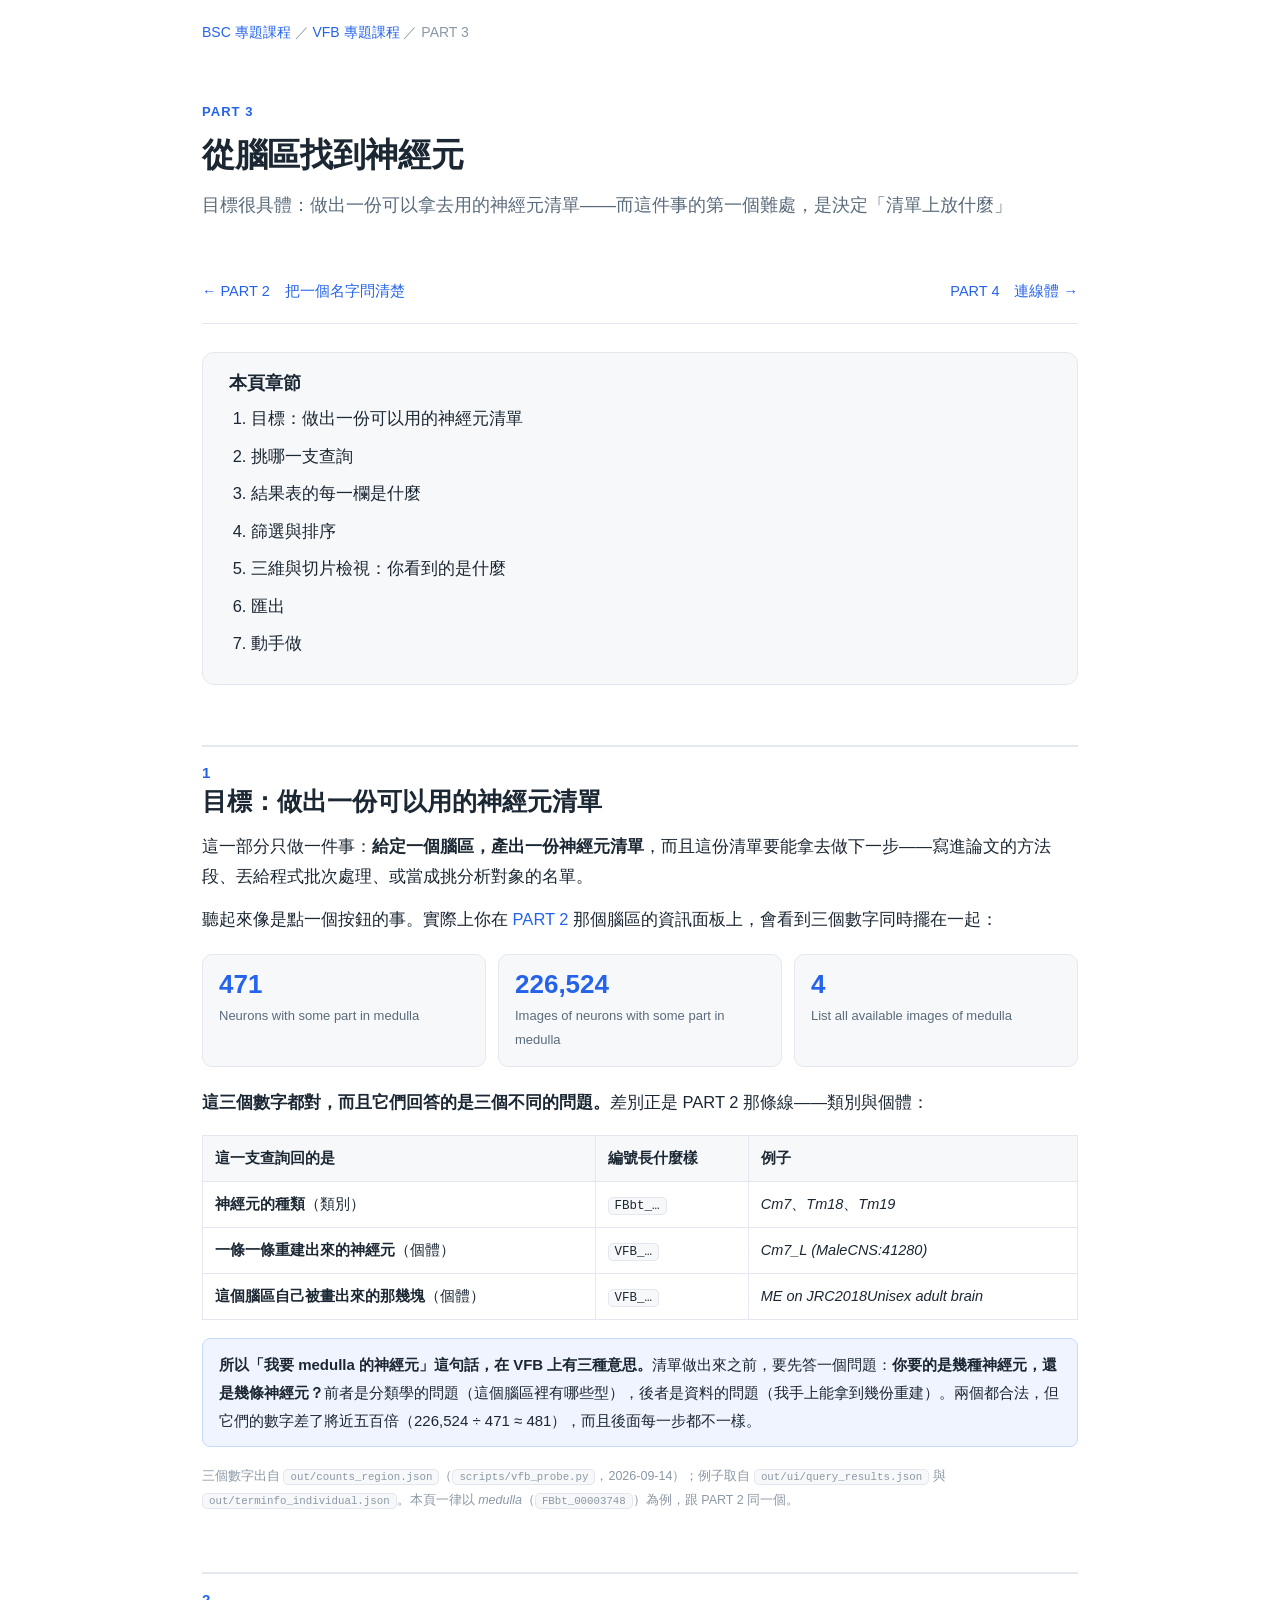
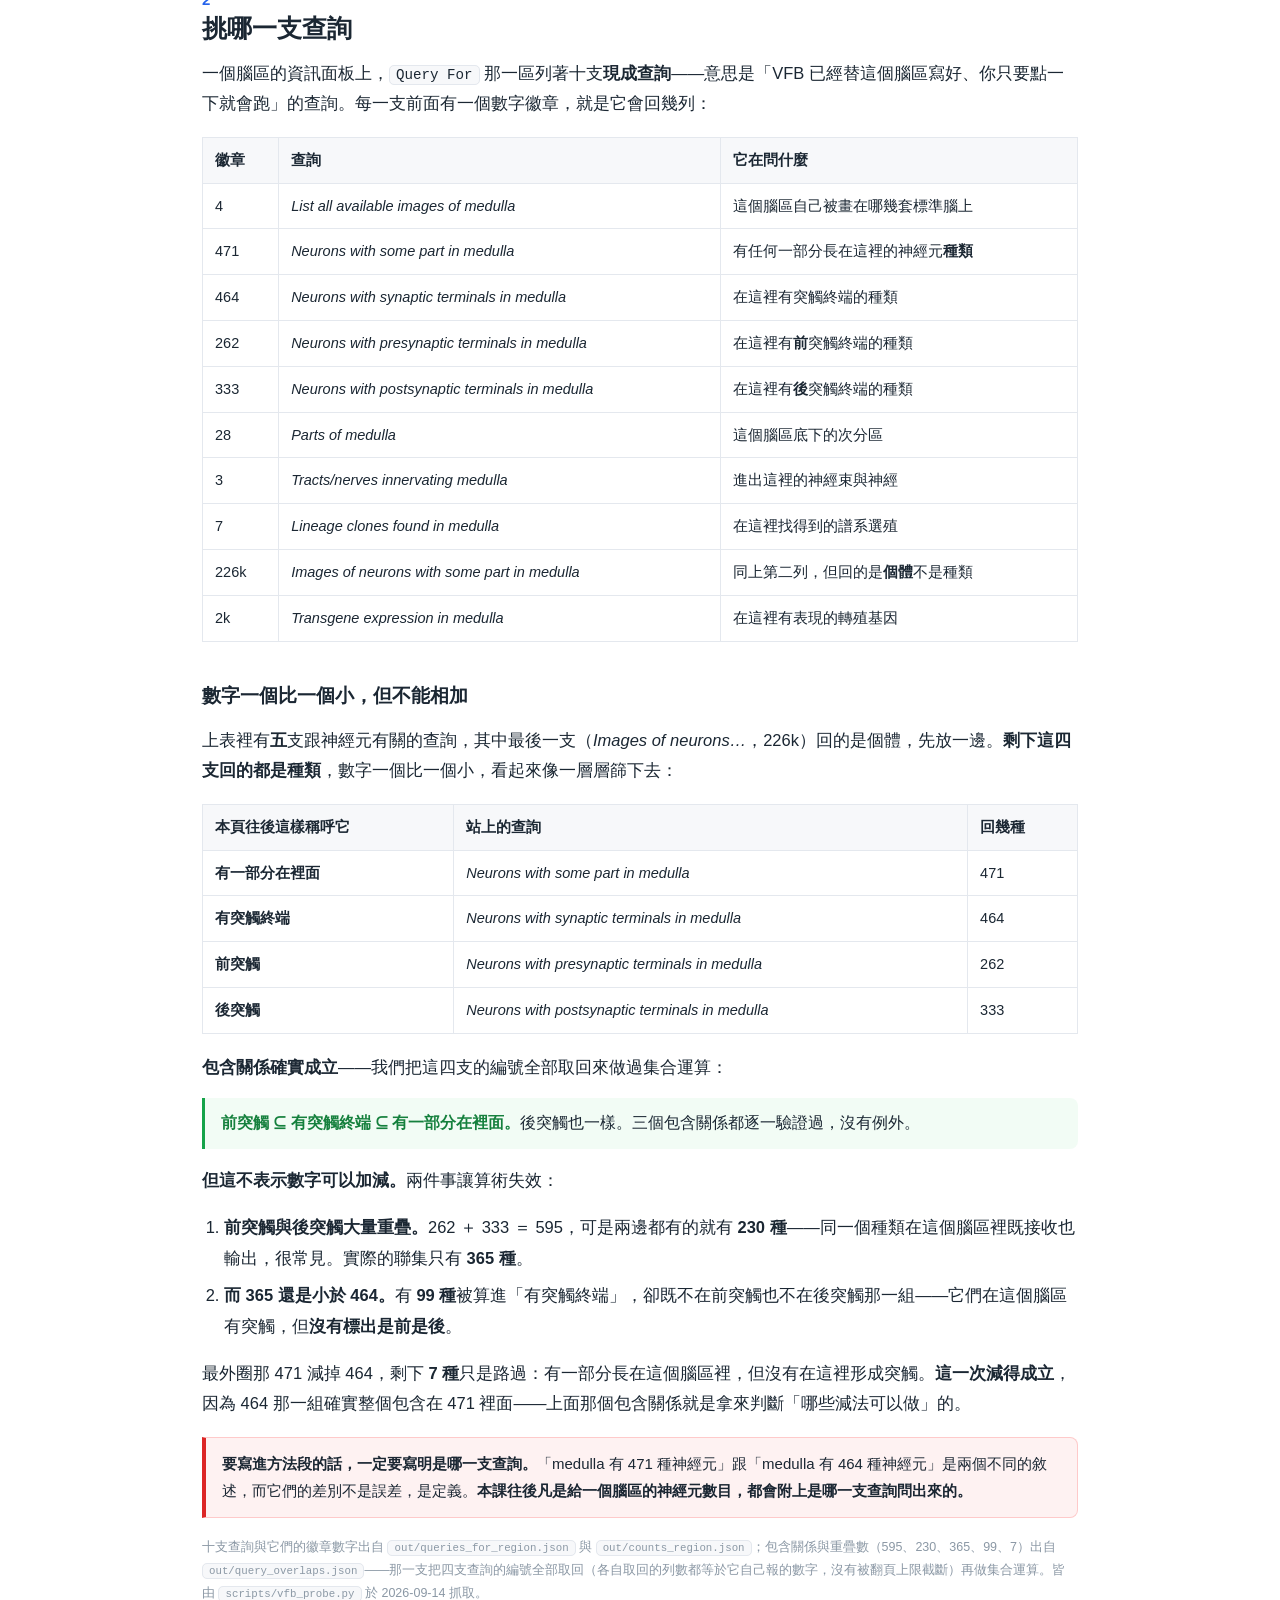
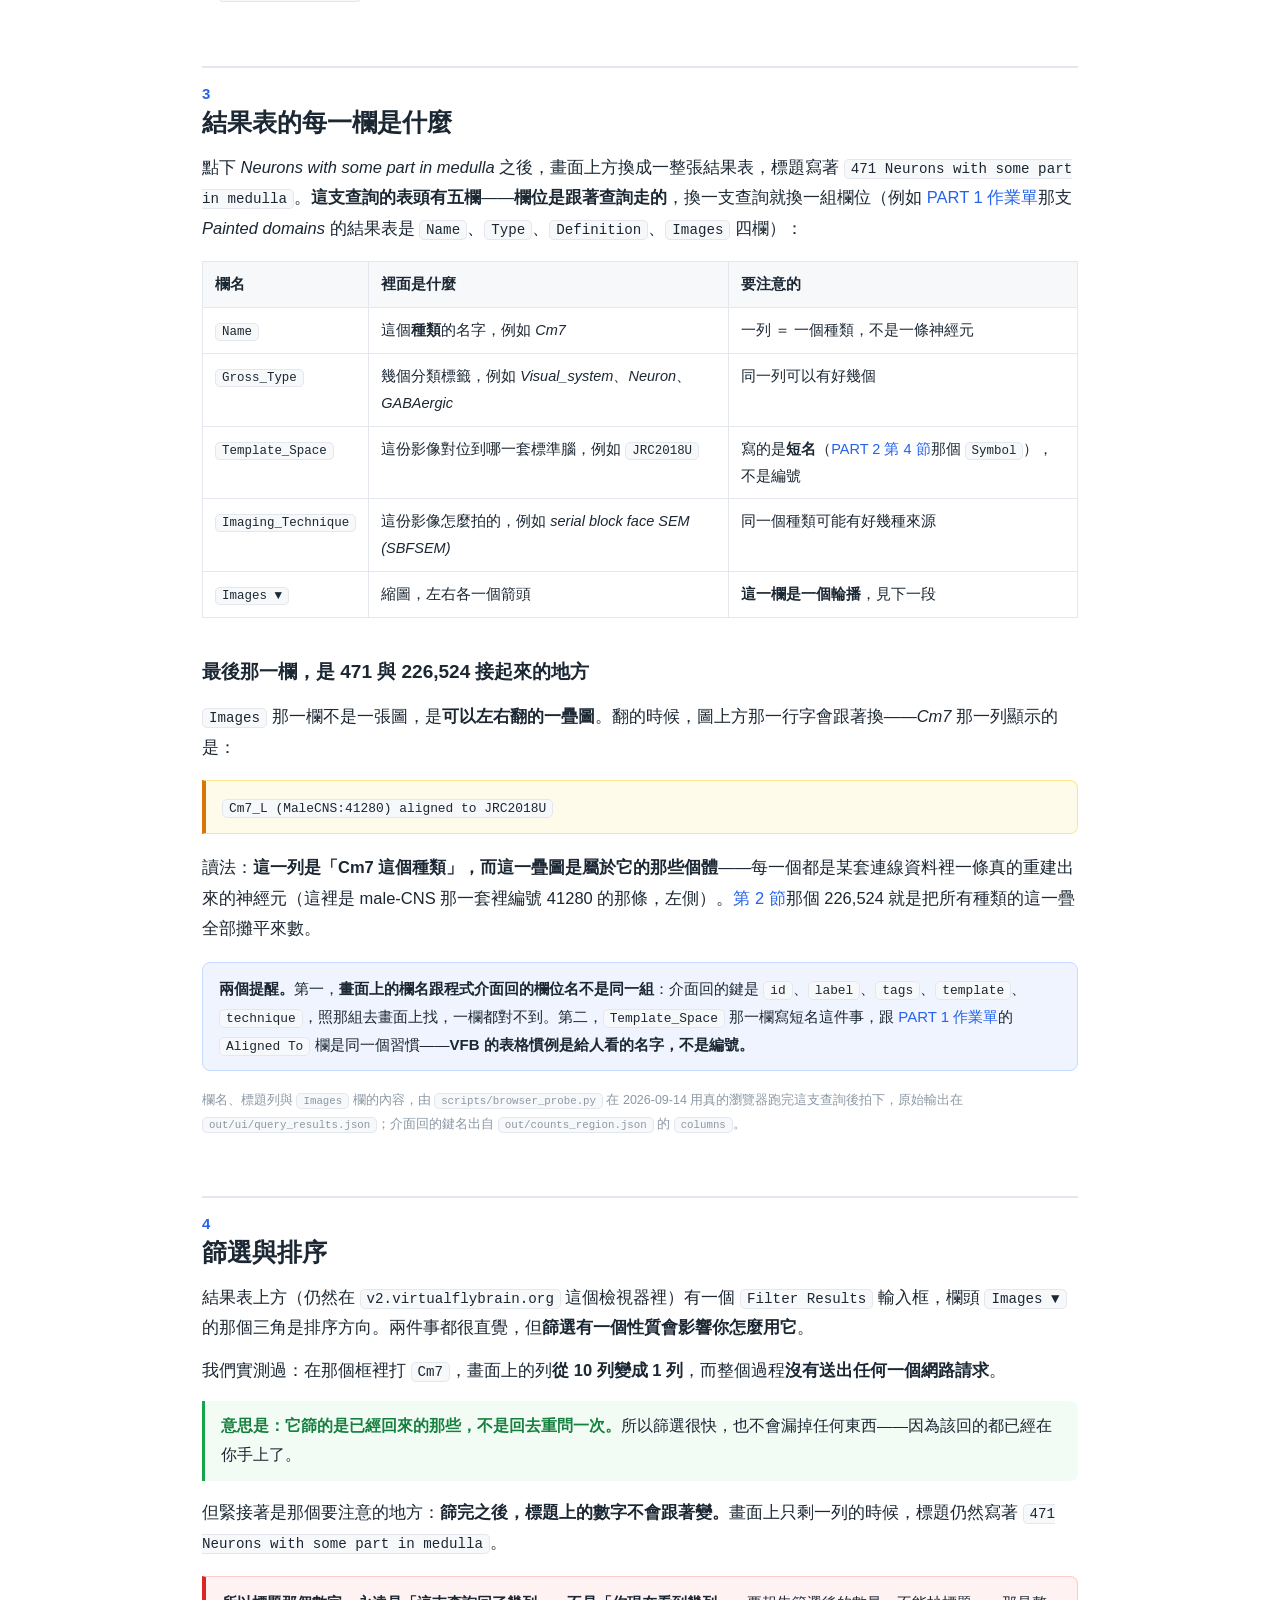
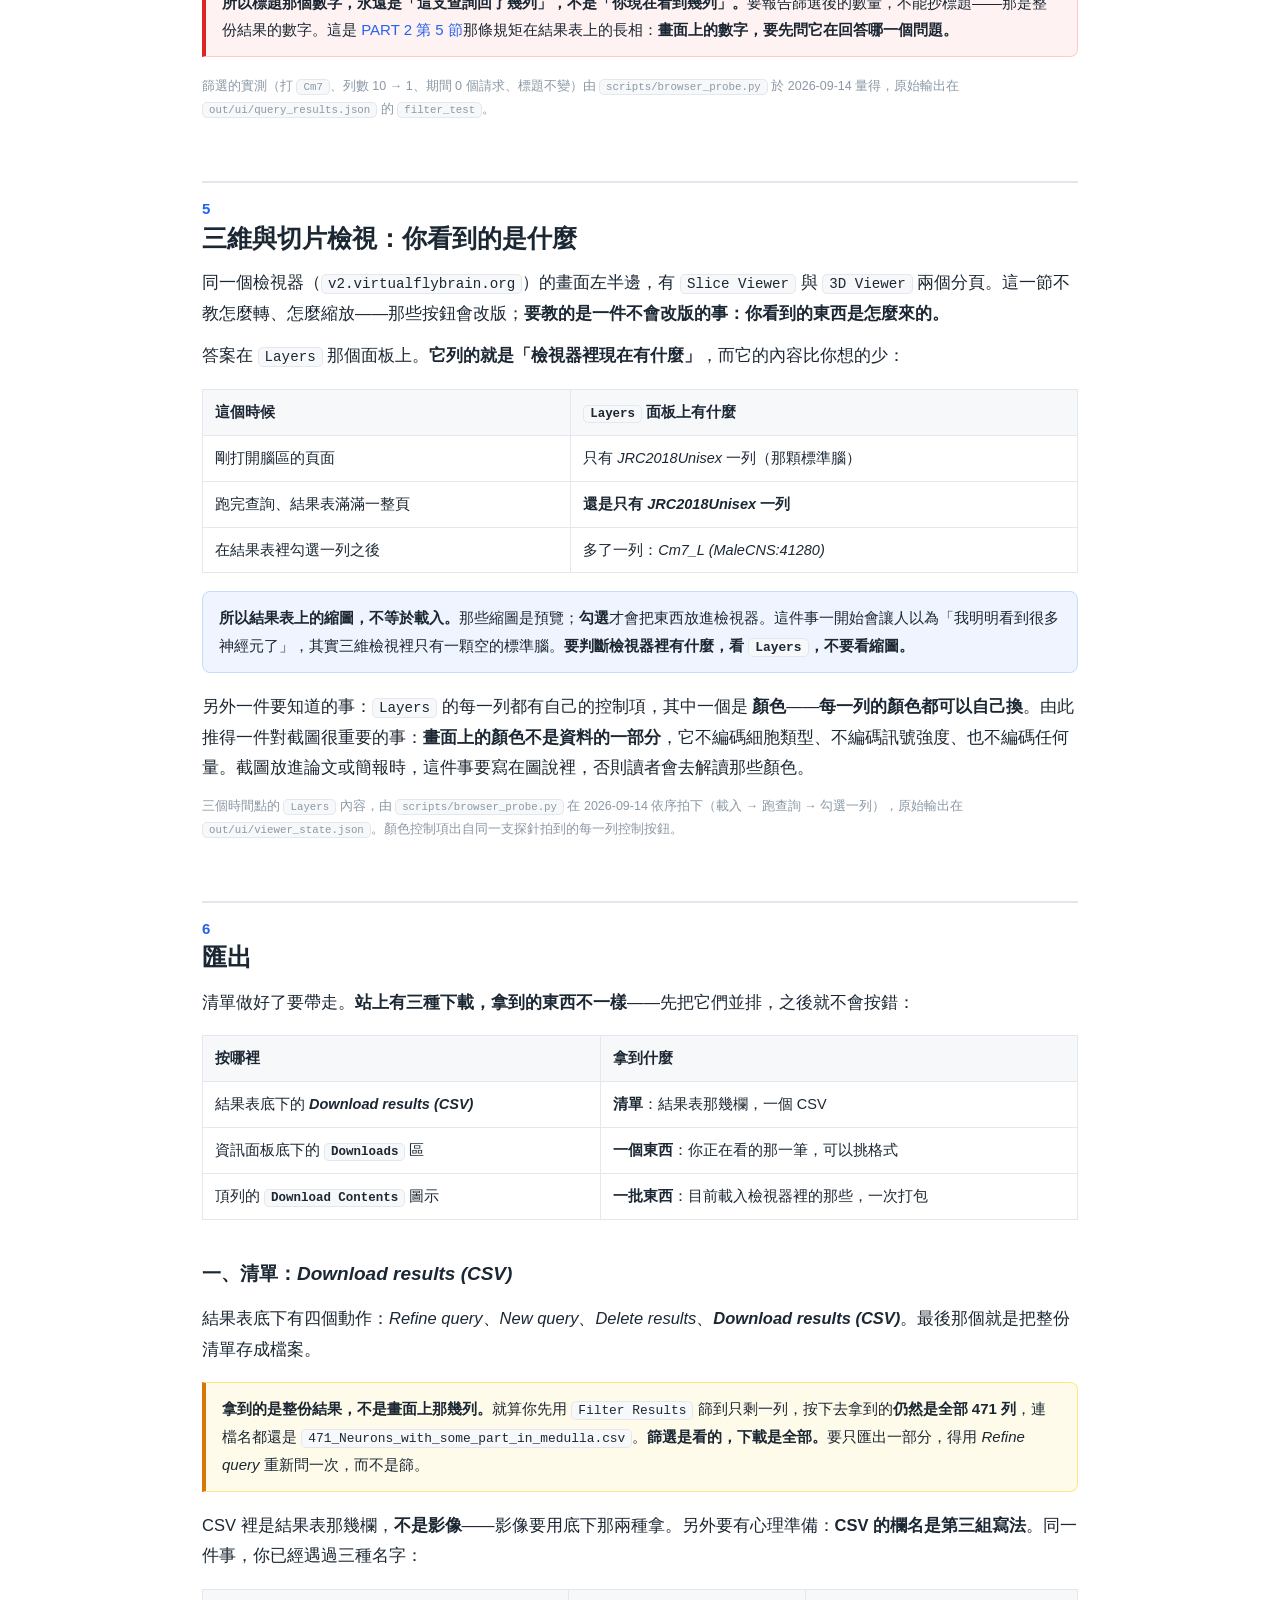
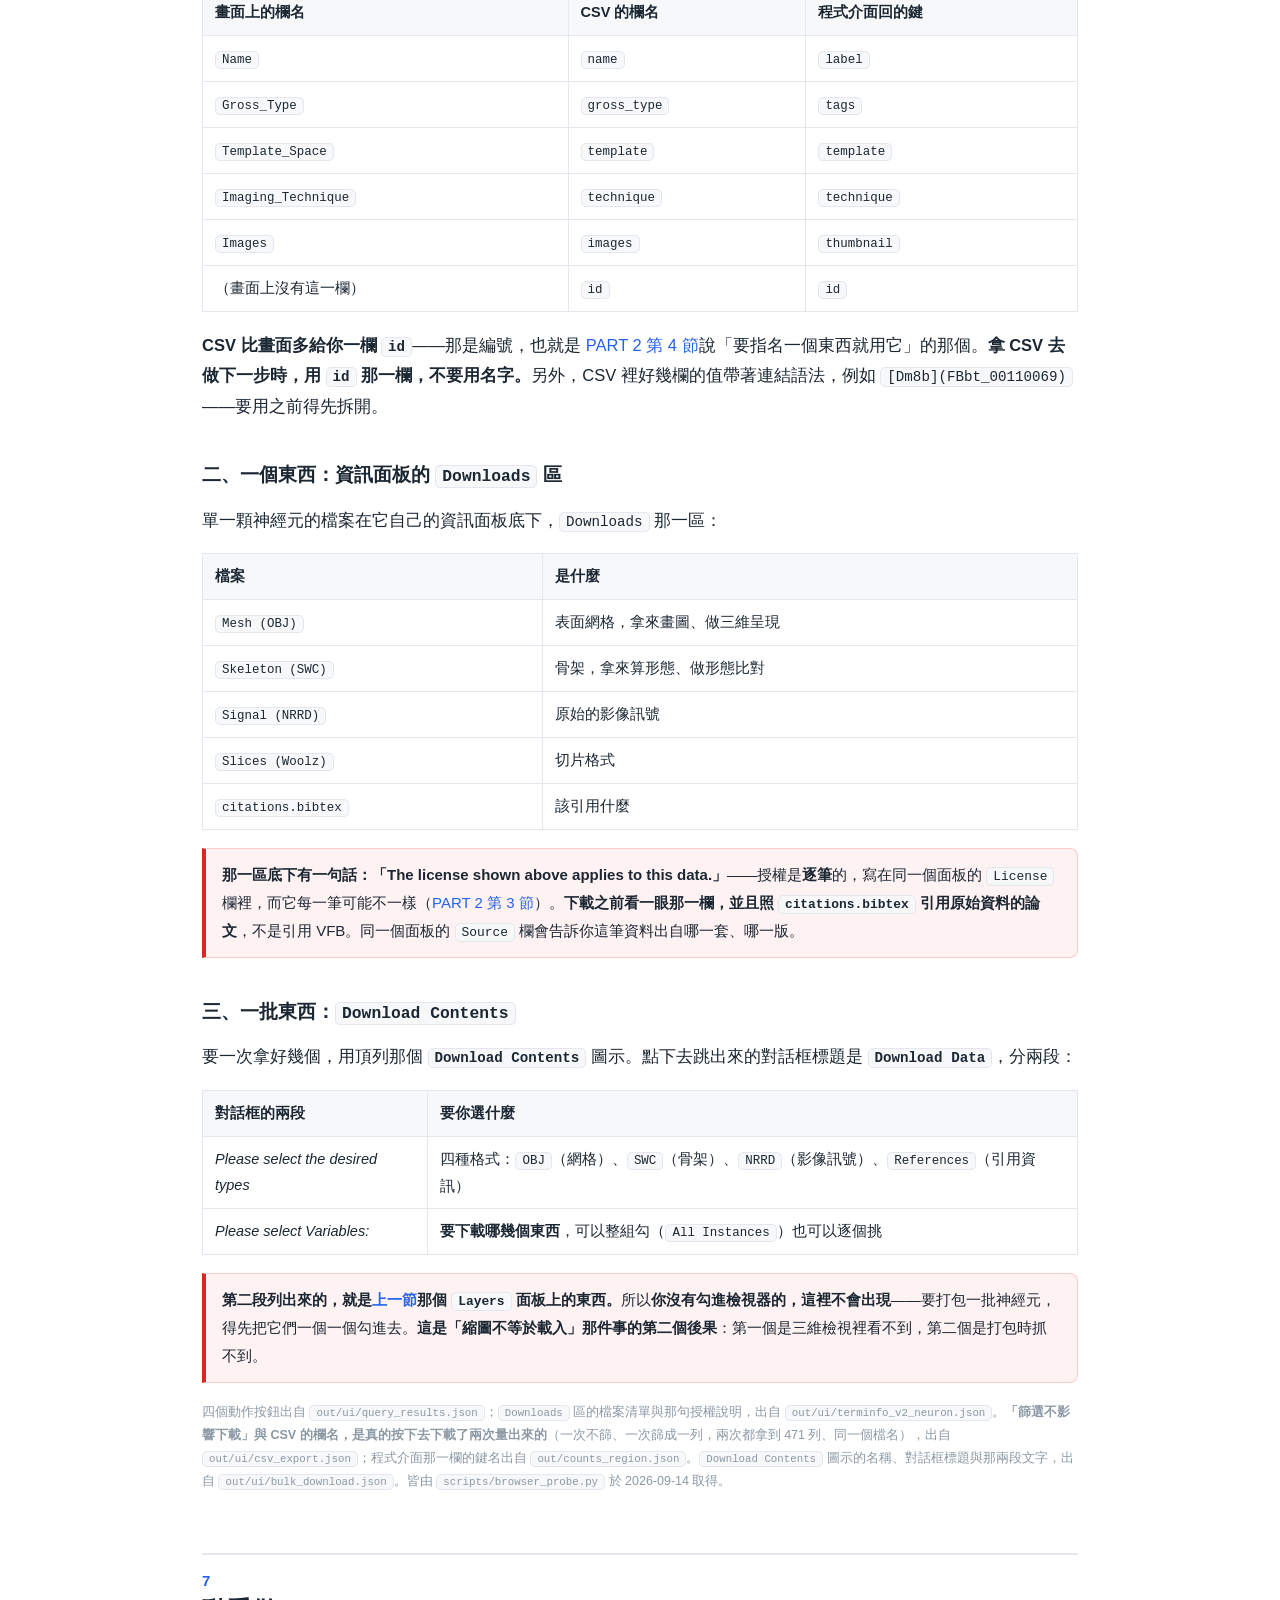
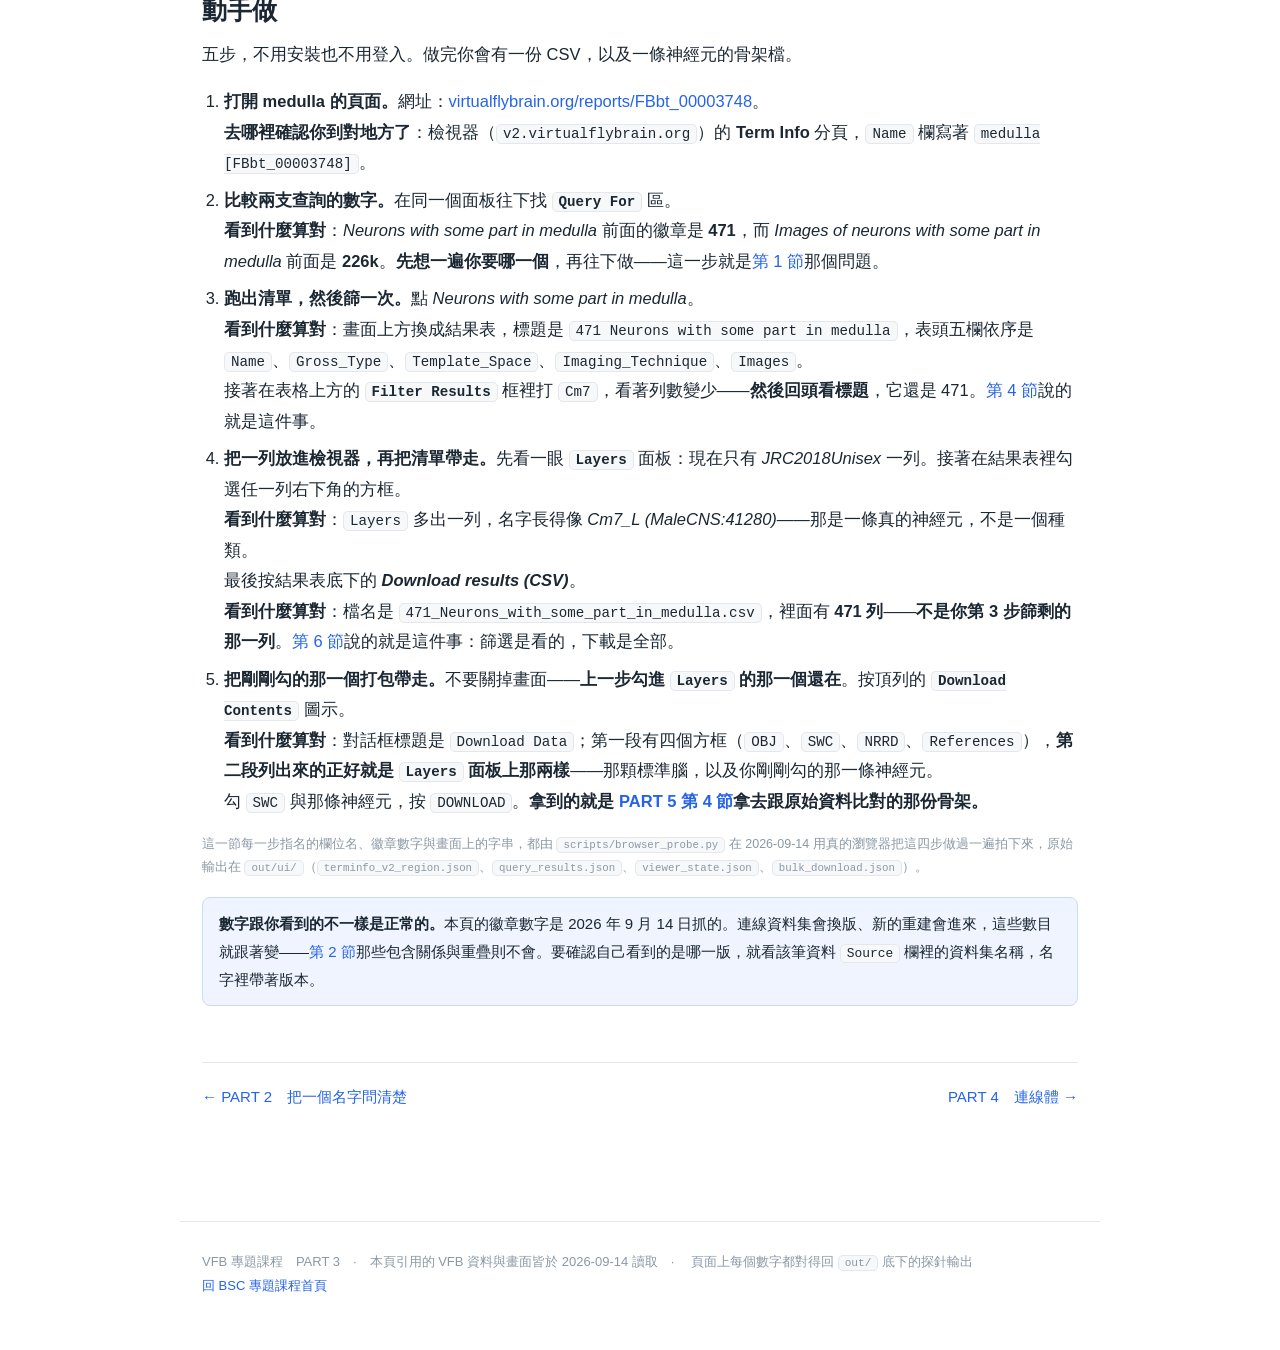
<file: part3-queries.html>
<!doctype html>
<html lang="zh-Hant">
<head>
<meta charset="utf-8">
<meta name="viewport" content="width=device-width, initial-scale=1">
<title>PART 3 從腦區找到神經元｜VFB 專題課程</title>
<link rel="stylesheet" href="assets/vfb.css">
</head>
<body>
<div class="crumb"><a href="https://marginli.github.io/bsc-topics/">BSC 專題課程</a> ／ <a href="index.html">VFB 專題課程</a> ／ PART 3</div>
<header class="hero">
  <p class="eyebrow">PART 3</p>
  <h1>從腦區找到神經元</h1>
  <p class="subtitle">目標很具體：做出一份可以拿去用的神經元清單——而這件事的第一個難處，是決定「清單上放什麼」</p>
</header>

<div class="wrap">

  <div class="pager top">
    <a href="part2-names.html">← PART 2　把一個名字問清楚</a>
    <a href="part4-connectomes.html">PART 4　連線體 →</a>
  </div>

  <nav class="toc">
    <h2>本頁章節</h2>
    <ol>
      <li><a href="#s1">目標：做出一份可以用的神經元清單</a></li>
      <li><a href="#s2">挑哪一支查詢</a></li>
      <li><a href="#s3">結果表的每一欄是什麼</a></li>
      <li><a href="#s4">篩選與排序</a></li>
      <li><a href="#s5">三維與切片檢視：你看到的是什麼</a></li>
      <li><a href="#s6">匯出</a></li>
      <li><a href="#s7">動手做</a></li>
    </ol>
  </nav>

  <!-- ══════════════════════════════════════════════════════ -->
  <h2 id="s1"><span class="pt">1</span>目標：做出一份可以用的神經元清單</h2>

  <p>這一部分只做一件事：<b>給定一個腦區，產出一份神經元清單</b>，而且這份清單要能拿去做下一步——寫進論文的方法段、丟給程式批次處理、或當成挑分析對象的名單。</p>

  <p>聽起來像是點一個按鈕的事。實際上你在 <a href="part2-names.html">PART 2</a> 那個腦區的資訊面板上，會看到三個數字同時擺在一起：</p>

  <div class="statgrid">
    <div class="stat"><div class="v">471</div><div class="k">Neurons with some part in medulla</div></div>
    <div class="stat"><div class="v">226,524</div><div class="k">Images of neurons with some part in medulla</div></div>
    <div class="stat"><div class="v">4</div><div class="k">List all available images of medulla</div></div>
  </div>

  <p><b>這三個數字都對，而且它們回答的是三個不同的問題。</b>差別正是 PART 2 那條線——類別與個體：</p>

  <div class="tblwrap">
  <table>
    <tr><th>這一支查詢回的是</th><th>編號長什麼樣</th><th>例子</th></tr>
    <tr><td><b>神經元的種類</b>（類別）</td><td><code>FBbt_…</code></td><td><i>Cm7</i>、<i>Tm18</i>、<i>Tm19</i></td></tr>
    <tr><td><b>一條一條重建出來的神經元</b>（個體）</td><td><code>VFB_…</code></td><td><i>Cm7_L (MaleCNS:41280)</i></td></tr>
    <tr><td><b>這個腦區自己被畫出來的那幾塊</b>（個體）</td><td><code>VFB_…</code></td><td><i>ME on JRC2018Unisex adult brain</i></td></tr>
  </table>
  </div>

  <div class="note">
    <b>所以「我要 medulla 的神經元」這句話，在 VFB 上有三種意思。</b>清單做出來之前，要先答一個問題：<b>你要的是幾種神經元，還是幾條神經元？</b>前者是分類學的問題（這個腦區裡有哪些型），後者是資料的問題（我手上能拿到幾份重建）。兩個都合法，但它們的數字差了將近五百倍（226,524 ÷ 471 ≈ 481），而且後面每一步都不一樣。
  </div>

  <p class="figsrc">三個數字出自 <code>out/counts_region.json</code>（<code>scripts/vfb_probe.py</code>，2026-09-14）；例子取自 <code>out/ui/query_results.json</code> 與 <code>out/terminfo_individual.json</code>。本頁一律以 <i>medulla</i>（<code>FBbt_00003748</code>）為例，跟 PART 2 同一個。</p>

  <!-- ══════════════════════════════════════════════════════ -->
  <h2 id="s2"><span class="pt">2</span>挑哪一支查詢</h2>

  <p>一個腦區的資訊面板上，<code>Query For</code> 那一區列著十支<b>現成查詢</b>——意思是「VFB 已經替這個腦區寫好、你只要點一下就會跑」的查詢。每一支前面有一個數字徽章，就是它會回幾列：</p>

  <div class="tblwrap">
  <table>
    <tr><th>徽章</th><th>查詢</th><th>它在問什麼</th></tr>
    <tr><td>4</td><td><i>List all available images of medulla</i></td><td>這個腦區自己被畫在哪幾套標準腦上</td></tr>
    <tr><td>471</td><td><i>Neurons with some part in medulla</i></td><td>有任何一部分長在這裡的神經元<b>種類</b></td></tr>
    <tr><td>464</td><td><i>Neurons with synaptic terminals in medulla</i></td><td>在這裡有突觸終端的種類</td></tr>
    <tr><td>262</td><td><i>Neurons with presynaptic terminals in medulla</i></td><td>在這裡有<b>前</b>突觸終端的種類</td></tr>
    <tr><td>333</td><td><i>Neurons with postsynaptic terminals in medulla</i></td><td>在這裡有<b>後</b>突觸終端的種類</td></tr>
    <tr><td>28</td><td><i>Parts of medulla</i></td><td>這個腦區底下的次分區</td></tr>
    <tr><td>3</td><td><i>Tracts/nerves innervating medulla</i></td><td>進出這裡的神經束與神經</td></tr>
    <tr><td>7</td><td><i>Lineage clones found in medulla</i></td><td>在這裡找得到的譜系選殖</td></tr>
    <tr><td>226k</td><td><i>Images of neurons with some part in medulla</i></td><td>同上第二列，但回的是<b>個體</b>不是種類</td></tr>
    <tr><td>2k</td><td><i>Transgene expression in medulla</i></td><td>在這裡有表現的轉殖基因</td></tr>
  </table>
  </div>

  <h3>數字一個比一個小，但不能相加</h3>

  <p>上表裡有<b>五</b>支跟神經元有關的查詢，其中最後一支（<i>Images of neurons…</i>，226k）回的是個體，先放一邊。<b>剩下這四支回的都是種類</b>，數字一個比一個小，看起來像一層層篩下去：</p>

  <div class="tblwrap">
  <table>
    <tr><th>本頁往後這樣稱呼它</th><th>站上的查詢</th><th>回幾種</th></tr>
    <tr><td><b>有一部分在裡面</b></td><td><i>Neurons with some part in medulla</i></td><td>471</td></tr>
    <tr><td><b>有突觸終端</b></td><td><i>Neurons with synaptic terminals in medulla</i></td><td>464</td></tr>
    <tr><td><b>前突觸</b></td><td><i>Neurons with presynaptic terminals in medulla</i></td><td>262</td></tr>
    <tr><td><b>後突觸</b></td><td><i>Neurons with postsynaptic terminals in medulla</i></td><td>333</td></tr>
  </table>
  </div>

  <p><b>包含關係確實成立</b>——我們把這四支的編號全部取回來做過集合運算：</p>

  <div class="plain">
    <b>前突觸 ⊆ 有突觸終端 ⊆ 有一部分在裡面。</b>後突觸也一樣。三個包含關係都逐一驗證過，沒有例外。
  </div>

  <p><b>但這不表示數字可以加減。</b>兩件事讓算術失效：</p>

  <ol>
    <li><b>前突觸與後突觸大量重疊。</b>262 ＋ 333 ＝ 595，可是兩邊都有的就有 <b>230 種</b>——同一個種類在這個腦區裡既接收也輸出，很常見。實際的聯集只有 <b>365 種</b>。</li>
    <li><b>而 365 還是小於 464。</b>有 <b>99 種</b>被算進「有突觸終端」，卻既不在前突觸也不在後突觸那一組——它們在這個腦區有突觸，但<b>沒有標出是前是後</b>。</li>
  </ol>

  <p>最外圈那 471 減掉 464，剩下 <b>7 種</b>只是路過：有一部分長在這個腦區裡，但沒有在這裡形成突觸。<b>這一次減得成立</b>，因為 464 那一組確實整個包含在 471 裡面——上面那個包含關係就是拿來判斷「哪些減法可以做」的。</p>

  <div class="danger">
    <b>要寫進方法段的話，一定要寫明是哪一支查詢。</b>「medulla 有 471 種神經元」跟「medulla 有 464 種神經元」是兩個不同的敘述，而它們的差別不是誤差，是定義。<b>本課往後凡是給一個腦區的神經元數目，都會附上是哪一支查詢問出來的。</b>
  </div>

  <p class="figsrc">十支查詢與它們的徽章數字出自 <code>out/queries_for_region.json</code> 與 <code>out/counts_region.json</code>；包含關係與重疊數（595、230、365、99、7）出自 <code>out/query_overlaps.json</code>——那一支把四支查詢的編號全部取回（各自取回的列數都等於它自己報的數字，沒有被翻頁上限截斷）再做集合運算。皆由 <code>scripts/vfb_probe.py</code> 於 2026-09-14 抓取。</p>

  <!-- ══════════════════════════════════════════════════════ -->
  <h2 id="s3"><span class="pt">3</span>結果表的每一欄是什麼</h2>

  <p>點下 <i>Neurons with some part in medulla</i> 之後，畫面上方換成一整張結果表，標題寫著 <code>471 Neurons with some part in medulla</code>。<b>這支查詢的表頭有五欄</b>——<b>欄位是跟著查詢走的</b>，換一支查詢就換一組欄位（例如 <a href="part1-templates.html#s7">PART 1 作業單</a>那支 <i>Painted domains</i> 的結果表是 <code>Name</code>、<code>Type</code>、<code>Definition</code>、<code>Images</code> 四欄）：</p>

  <div class="tblwrap">
  <table>
    <tr><th>欄名</th><th>裡面是什麼</th><th>要注意的</th></tr>
    <tr><td><code>Name</code></td><td>這個<b>種類</b>的名字，例如 <i>Cm7</i></td><td>一列 ＝ 一個種類，不是一條神經元</td></tr>
    <tr><td><code>Gross_Type</code></td><td>幾個分類標籤，例如 <i>Visual_system</i>、<i>Neuron</i>、<i>GABAergic</i></td><td>同一列可以有好幾個</td></tr>
    <tr><td><code>Template_Space</code></td><td>這份影像對位到哪一套標準腦，例如 <code>JRC2018U</code></td><td>寫的是<b>短名</b>（<a href="part2-names.html#s4">PART 2 第 4 節</a>那個 <code>Symbol</code>），不是編號</td></tr>
    <tr><td><code>Imaging_Technique</code></td><td>這份影像怎麼拍的，例如 <i>serial block face SEM (SBFSEM)</i></td><td>同一個種類可能有好幾種來源</td></tr>
    <tr><td><code>Images ▼</code></td><td>縮圖，左右各一個箭頭</td><td><b>這一欄是一個輪播</b>，見下一段</td></tr>
  </table>
  </div>

  <h3>最後那一欄，是 471 與 226,524 接起來的地方</h3>

  <p><code>Images</code> 那一欄不是一張圖，是<b>可以左右翻的一疊圖</b>。翻的時候，圖上方那一行字會跟著換——<i>Cm7</i> 那一列顯示的是：</p>

  <div class="callout">
    <code>Cm7_L (MaleCNS:41280) aligned to JRC2018U</code>
  </div>

  <p>讀法：<b>這一列是「Cm7 這個種類」，而這一疊圖是屬於它的那些個體</b>——每一個都是某套連線資料裡一條真的重建出來的神經元（這裡是 male-CNS 那一套裡編號 41280 的那條，左側）。<a href="#s2">第 2 節</a>那個 226,524 就是把所有種類的這一疊全部攤平來數。</p>

  <div class="note">
    <b>兩個提醒。</b>第一，<b>畫面上的欄名跟程式介面回的欄位名不是同一組</b>：介面回的鍵是 <code>id</code>、<code>label</code>、<code>tags</code>、<code>template</code>、<code>technique</code>，照那組去畫面上找，一欄都對不到。第二，<code>Template_Space</code> 那一欄寫短名這件事，跟 <a href="part1-templates.html#s7">PART 1 作業單</a>的 <code>Aligned To</code> 欄是同一個習慣——<b>VFB 的表格慣例是給人看的名字，不是編號。</b>
  </div>

  <p class="figsrc">欄名、標題列與 <code>Images</code> 欄的內容，由 <code>scripts/browser_probe.py</code> 在 2026-09-14 用真的瀏覽器跑完這支查詢後拍下，原始輸出在 <code>out/ui/query_results.json</code>；介面回的鍵名出自 <code>out/counts_region.json</code> 的 <code>columns</code>。</p>

  <!-- ══════════════════════════════════════════════════════ -->
  <h2 id="s4"><span class="pt">4</span>篩選與排序</h2>

  <p>結果表上方（仍然在 <code>v2.virtualflybrain.org</code> 這個檢視器裡）有一個 <code>Filter Results</code> 輸入框，欄頭 <code>Images ▼</code> 的那個三角是排序方向。兩件事都很直覺，但<b>篩選有一個性質會影響你怎麼用它</b>。</p>

  <p>我們實測過：在那個框裡打 <code>Cm7</code>，畫面上的列<b>從 10 列變成 1 列</b>，而整個過程<b>沒有送出任何一個網路請求</b>。</p>

  <div class="plain">
    <b>意思是：它篩的是已經回來的那些，不是回去重問一次。</b>所以篩選很快，也不會漏掉任何東西——因為該回的都已經在你手上了。
  </div>

  <p>但緊接著是那個要注意的地方：<b>篩完之後，標題上的數字不會跟著變。</b>畫面上只剩一列的時候，標題仍然寫著 <code>471 Neurons with some part in medulla</code>。</p>

  <div class="danger">
    <b>所以標題那個數字，永遠是「這支查詢回了幾列」，不是「你現在看到幾列」。</b>要報告篩選後的數量，不能抄標題——那是整份結果的數字。這是 <a href="part2-names.html#s5">PART 2 第 5 節</a>那條規矩在結果表上的長相：<b>畫面上的數字，要先問它在回答哪一個問題。</b>
  </div>

  <p class="figsrc">篩選的實測（打 <code>Cm7</code>、列數 10 → 1、期間 0 個請求、標題不變）由 <code>scripts/browser_probe.py</code> 於 2026-09-14 量得，原始輸出在 <code>out/ui/query_results.json</code> 的 <code>filter_test</code>。</p>

  <!-- ══════════════════════════════════════════════════════ -->
  <h2 id="s5"><span class="pt">5</span>三維與切片檢視：你看到的是什麼</h2>

  <p>同一個檢視器（<code>v2.virtualflybrain.org</code>）的畫面左半邊，有 <code>Slice Viewer</code> 與 <code>3D Viewer</code> 兩個分頁。這一節不教怎麼轉、怎麼縮放——那些按鈕會改版；<b>要教的是一件不會改版的事：你看到的東西是怎麼來的。</b></p>

  <p>答案在 <code>Layers</code> 那個面板上。<b>它列的就是「檢視器裡現在有什麼」</b>，而它的內容比你想的少：</p>

  <div class="tblwrap">
  <table>
    <tr><th>這個時候</th><th><code>Layers</code> 面板上有什麼</th></tr>
    <tr><td>剛打開腦區的頁面</td><td>只有 <i>JRC2018Unisex</i> 一列（那顆標準腦）</td></tr>
    <tr><td>跑完查詢、結果表滿滿一整頁</td><td><b>還是只有 <i>JRC2018Unisex</i> 一列</b></td></tr>
    <tr><td>在結果表裡勾選一列之後</td><td>多了一列：<i>Cm7_L (MaleCNS:41280)</i></td></tr>
  </table>
  </div>

  <div class="note">
    <b>所以結果表上的縮圖，不等於載入。</b>那些縮圖是預覽；<b>勾選</b>才會把東西放進檢視器。這件事一開始會讓人以為「我明明看到很多神經元了」，其實三維檢視裡只有一顆空的標準腦。<b>要判斷檢視器裡有什麼，看 <code>Layers</code>，不要看縮圖。</b>
  </div>

  <p>另外一件要知道的事：<code>Layers</code> 的每一列都有自己的控制項，其中一個是 <b>顏色</b>——<b>每一列的顏色都可以自己換</b>。由此推得一件對截圖很重要的事：<b>畫面上的顏色不是資料的一部分</b>，它不編碼細胞類型、不編碼訊號強度、也不編碼任何量。截圖放進論文或簡報時，這件事要寫在圖說裡，否則讀者會去解讀那些顏色。</p>

  <p class="figsrc">三個時間點的 <code>Layers</code> 內容，由 <code>scripts/browser_probe.py</code> 在 2026-09-14 依序拍下（載入 → 跑查詢 → 勾選一列），原始輸出在 <code>out/ui/viewer_state.json</code>。顏色控制項出自同一支探針拍到的每一列控制按鈕。</p>

  <!-- ══════════════════════════════════════════════════════ -->
  <h2 id="s6"><span class="pt">6</span>匯出</h2>

  <p>清單做好了要帶走。<b>站上有三種下載，拿到的東西不一樣</b>——先把它們並排，之後就不會按錯：</p>

  <div class="tblwrap">
  <table>
    <tr><th>按哪裡</th><th>拿到什麼</th></tr>
    <tr><td>結果表底下的 <b><i>Download results (CSV)</i></b></td><td><b>清單</b>：結果表那幾欄，一個 CSV</td></tr>
    <tr><td>資訊面板底下的 <b><code>Downloads</code></b> 區</td><td><b>一個東西</b>：你正在看的那一筆，可以挑格式</td></tr>
    <tr><td>頂列的 <b><code>Download Contents</code></b> 圖示</td><td><b>一批東西</b>：目前載入檢視器裡的那些，一次打包</td></tr>
  </table>
  </div>

  <h3>一、清單：<i>Download results (CSV)</i></h3>

  <p>結果表底下有四個動作：<i>Refine query</i>、<i>New query</i>、<i>Delete results</i>、<b><i>Download results (CSV)</i></b>。最後那個就是把整份清單存成檔案。</p>

  <div class="callout">
    <b>拿到的是整份結果，不是畫面上那幾列。</b>就算你先用 <code>Filter Results</code> 篩到只剩一列，按下去拿到的<b>仍然是全部 471 列</b>，連檔名都還是 <code>471_Neurons_with_some_part_in_medulla.csv</code>。<b>篩選是看的，下載是全部。</b>要只匯出一部分，得用 <i>Refine query</i> 重新問一次，而不是篩。
  </div>

  <p>CSV 裡是結果表那幾欄，<b>不是影像</b>——影像要用底下那兩種拿。另外要有心理準備：<b>CSV 的欄名是第三組寫法</b>。同一件事，你已經遇過三種名字：</p>

  <div class="tblwrap">
  <table>
    <tr><th>畫面上的欄名</th><th>CSV 的欄名</th><th>程式介面回的鍵</th></tr>
    <tr><td><code>Name</code></td><td><code>name</code></td><td><code>label</code></td></tr>
    <tr><td><code>Gross_Type</code></td><td><code>gross_type</code></td><td><code>tags</code></td></tr>
    <tr><td><code>Template_Space</code></td><td><code>template</code></td><td><code>template</code></td></tr>
    <tr><td><code>Imaging_Technique</code></td><td><code>technique</code></td><td><code>technique</code></td></tr>
    <tr><td><code>Images</code></td><td><code>images</code></td><td><code>thumbnail</code></td></tr>
    <tr><td>（畫面上沒有這一欄）</td><td><code>id</code></td><td><code>id</code></td></tr>
  </table>
  </div>

  <p><b>CSV 比畫面多給你一欄 <code>id</code></b>——那是編號，也就是 <a href="part2-names.html#s4">PART 2 第 4 節</a>說「要指名一個東西就用它」的那個。<b>拿 CSV 去做下一步時，用 <code>id</code> 那一欄，不要用名字。</b>另外，CSV 裡好幾欄的值帶著連結語法，例如 <code>[Dm8b](FBbt_00110069)</code>——要用之前得先拆開。</p>

  <h3>二、一個東西：資訊面板的 <code>Downloads</code> 區</h3>

  <p>單一顆神經元的檔案在它自己的資訊面板底下，<code>Downloads</code> 那一區：</p>

  <div class="tblwrap">
  <table>
    <tr><th>檔案</th><th>是什麼</th></tr>
    <tr><td><code>Mesh (OBJ)</code></td><td>表面網格，拿來畫圖、做三維呈現</td></tr>
    <tr><td><code>Skeleton (SWC)</code></td><td>骨架，拿來算形態、做形態比對</td></tr>
    <tr><td><code>Signal (NRRD)</code></td><td>原始的影像訊號</td></tr>
    <tr><td><code>Slices (Woolz)</code></td><td>切片格式</td></tr>
    <tr><td><code>citations.bibtex</code></td><td>該引用什麼</td></tr>
  </table>
  </div>

  <div class="danger">
    <b>那一區底下有一句話：「The license shown above applies to this data.」</b>——授權是<b>逐筆</b>的，寫在同一個面板的 <code>License</code> 欄裡，而它每一筆可能不一樣（<a href="part2-names.html#s3">PART 2 第 3 節</a>）。<b>下載之前看一眼那一欄，並且照 <code>citations.bibtex</code> 引用原始資料的論文</b>，不是引用 VFB。同一個面板的 <code>Source</code> 欄會告訴你這筆資料出自哪一套、哪一版。
  </div>

  <h3>三、一批東西：<code>Download Contents</code></h3>

  <p>要一次拿好幾個，用頂列那個 <b><code>Download Contents</code></b> 圖示。點下去跳出來的對話框標題是 <b><code>Download Data</code></b>，分兩段：</p>

  <div class="tblwrap">
  <table>
    <tr><th>對話框的兩段</th><th>要你選什麼</th></tr>
    <tr><td><i>Please select the desired types</i></td><td>四種格式：<code>OBJ</code>（網格）、<code>SWC</code>（骨架）、<code>NRRD</code>（影像訊號）、<code>References</code>（引用資訊）</td></tr>
    <tr><td><i>Please select Variables:</i></td><td><b>要下載哪幾個東西</b>，可以整組勾（<code>All Instances</code>）也可以逐個挑</td></tr>
  </table>
  </div>

  <div class="danger">
    <b>第二段列出來的，就是<a href="#s5">上一節</a>那個 <code>Layers</code> 面板上的東西。</b>所以<b>你沒有勾進檢視器的，這裡不會出現</b>——要打包一批神經元，得先把它們一個一個勾進去。<b>這是「縮圖不等於載入」那件事的第二個後果</b>：第一個是三維檢視裡看不到，第二個是打包時抓不到。
  </div>

  <p class="figsrc">四個動作按鈕出自 <code>out/ui/query_results.json</code>；<code>Downloads</code> 區的檔案清單與那句授權說明，出自 <code>out/ui/terminfo_v2_neuron.json</code>。<b>「篩選不影響下載」與 CSV 的欄名，是真的按下去下載了兩次量出來的</b>（一次不篩、一次篩成一列，兩次都拿到 471 列、同一個檔名），出自 <code>out/ui/csv_export.json</code>；程式介面那一欄的鍵名出自 <code>out/counts_region.json</code>。<code>Download Contents</code> 圖示的名稱、對話框標題與那兩段文字，出自 <code>out/ui/bulk_download.json</code>。皆由 <code>scripts/browser_probe.py</code> 於 2026-09-14 取得。</p>

  <!-- ══════════════════════════════════════════════════════ -->
  <h2 id="s7"><span class="pt">7</span>動手做</h2>

  <p>五步，不用安裝也不用登入。做完你會有一份 CSV，以及一條神經元的骨架檔。</p>

  <ol>
    <li><b>打開 medulla 的頁面。</b>網址：<a href="https://virtualflybrain.org/reports/FBbt_00003748">virtualflybrain.org/reports/FBbt_00003748</a>。<br><b>去哪裡確認你到對地方了</b>：檢視器（<code>v2.virtualflybrain.org</code>）的 <b>Term Info</b> 分頁，<code>Name</code> 欄寫著 <code>medulla [FBbt_00003748]</code>。</li>

    <li><b>比較兩支查詢的數字。</b>在同一個面板往下找 <b><code>Query For</code></b> 區。<br><b>看到什麼算對</b>：<i>Neurons with some part in medulla</i> 前面的徽章是 <b>471</b>，而 <i>Images of neurons with some part in medulla</i> 前面是 <b>226k</b>。<b>先想一遍你要哪一個</b>，再往下做——這一步就是<a href="#s1">第 1 節</a>那個問題。</li>

    <li><b>跑出清單，然後篩一次。</b>點 <i>Neurons with some part in medulla</i>。<br><b>看到什麼算對</b>：畫面上方換成結果表，標題是 <code>471 Neurons with some part in medulla</code>，表頭五欄依序是 <code>Name</code>、<code>Gross_Type</code>、<code>Template_Space</code>、<code>Imaging_Technique</code>、<code>Images</code>。<br>接著在表格上方的 <b><code>Filter Results</code></b> 框裡打 <code>Cm7</code>，看著列數變少——<b>然後回頭看標題</b>，它還是 471。<a href="#s4">第 4 節</a>說的就是這件事。</li>

    <li><b>把一列放進檢視器，再把清單帶走。</b>先看一眼 <b><code>Layers</code></b> 面板：現在只有 <i>JRC2018Unisex</i> 一列。接著在結果表裡勾選任一列右下角的方框。<br><b>看到什麼算對</b>：<code>Layers</code> 多出一列，名字長得像 <i>Cm7_L (MaleCNS:41280)</i>——那是一條真的神經元，不是一個種類。<br>最後按結果表底下的 <b><i>Download results (CSV)</i></b>。<br><b>看到什麼算對</b>：檔名是 <code>471_Neurons_with_some_part_in_medulla.csv</code>，裡面有 <b>471 列</b>——<b>不是你第 3 步篩剩的那一列</b>。<a href="#s6">第 6 節</a>說的就是這件事：篩選是看的，下載是全部。</li>

    <li><b>把剛剛勾的那一個打包帶走。</b>不要關掉畫面——<b>上一步勾進 <code>Layers</code> 的那一個還在</b>。按頂列的 <b><code>Download Contents</code></b> 圖示。<br><b>看到什麼算對</b>：對話框標題是 <code>Download Data</code>；第一段有四個方框（<code>OBJ</code>、<code>SWC</code>、<code>NRRD</code>、<code>References</code>），<b>第二段列出來的正好就是 <code>Layers</code> 面板上那兩樣</b>——那顆標準腦，以及你剛剛勾的那一條神經元。<br>勾 <code>SWC</code> 與那條神經元，按 <code>DOWNLOAD</code>。<b>拿到的就是 <a href="part5-nblast.html#s4">PART 5 第 4 節</a>拿去跟原始資料比對的那份骨架。</b></li>
  </ol>

  <p class="figsrc">這一節每一步指名的欄位名、徽章數字與畫面上的字串，都由 <code>scripts/browser_probe.py</code> 在 2026-09-14 用真的瀏覽器把這四步做過一遍拍下來，原始輸出在 <code>out/ui/</code>（<code>terminfo_v2_region.json</code>、<code>query_results.json</code>、<code>viewer_state.json</code>、<code>bulk_download.json</code>）。</p>

  <div class="note">
    <b>數字跟你看到的不一樣是正常的。</b>本頁的徽章數字是 2026 年 9 月 14 日抓的。連線資料集會換版、新的重建會進來，這些數目就跟著變——<a href="#s2">第 2 節</a>那些包含關係與重疊則不會。要確認自己看到的是哪一版，就看該筆資料 <code>Source</code> 欄裡的資料集名稱，名字裡帶著版本。
  </div>

  <div class="pager">
    <a href="part2-names.html">← PART 2　把一個名字問清楚</a>
    <a href="part4-connectomes.html">PART 4　連線體 →</a>
  </div>
</div>

<div class="foot">
  VFB 專題課程　PART 3　·　本頁引用的 VFB 資料與畫面皆於 2026-09-14 讀取　·　
  頁面上每個數字都對得回 <code>out/</code> 底下的探針輸出<br>
  <a href="https://marginli.github.io/bsc-topics/">回 BSC 專題課程首頁</a></div>
</body>
</html>
</file>
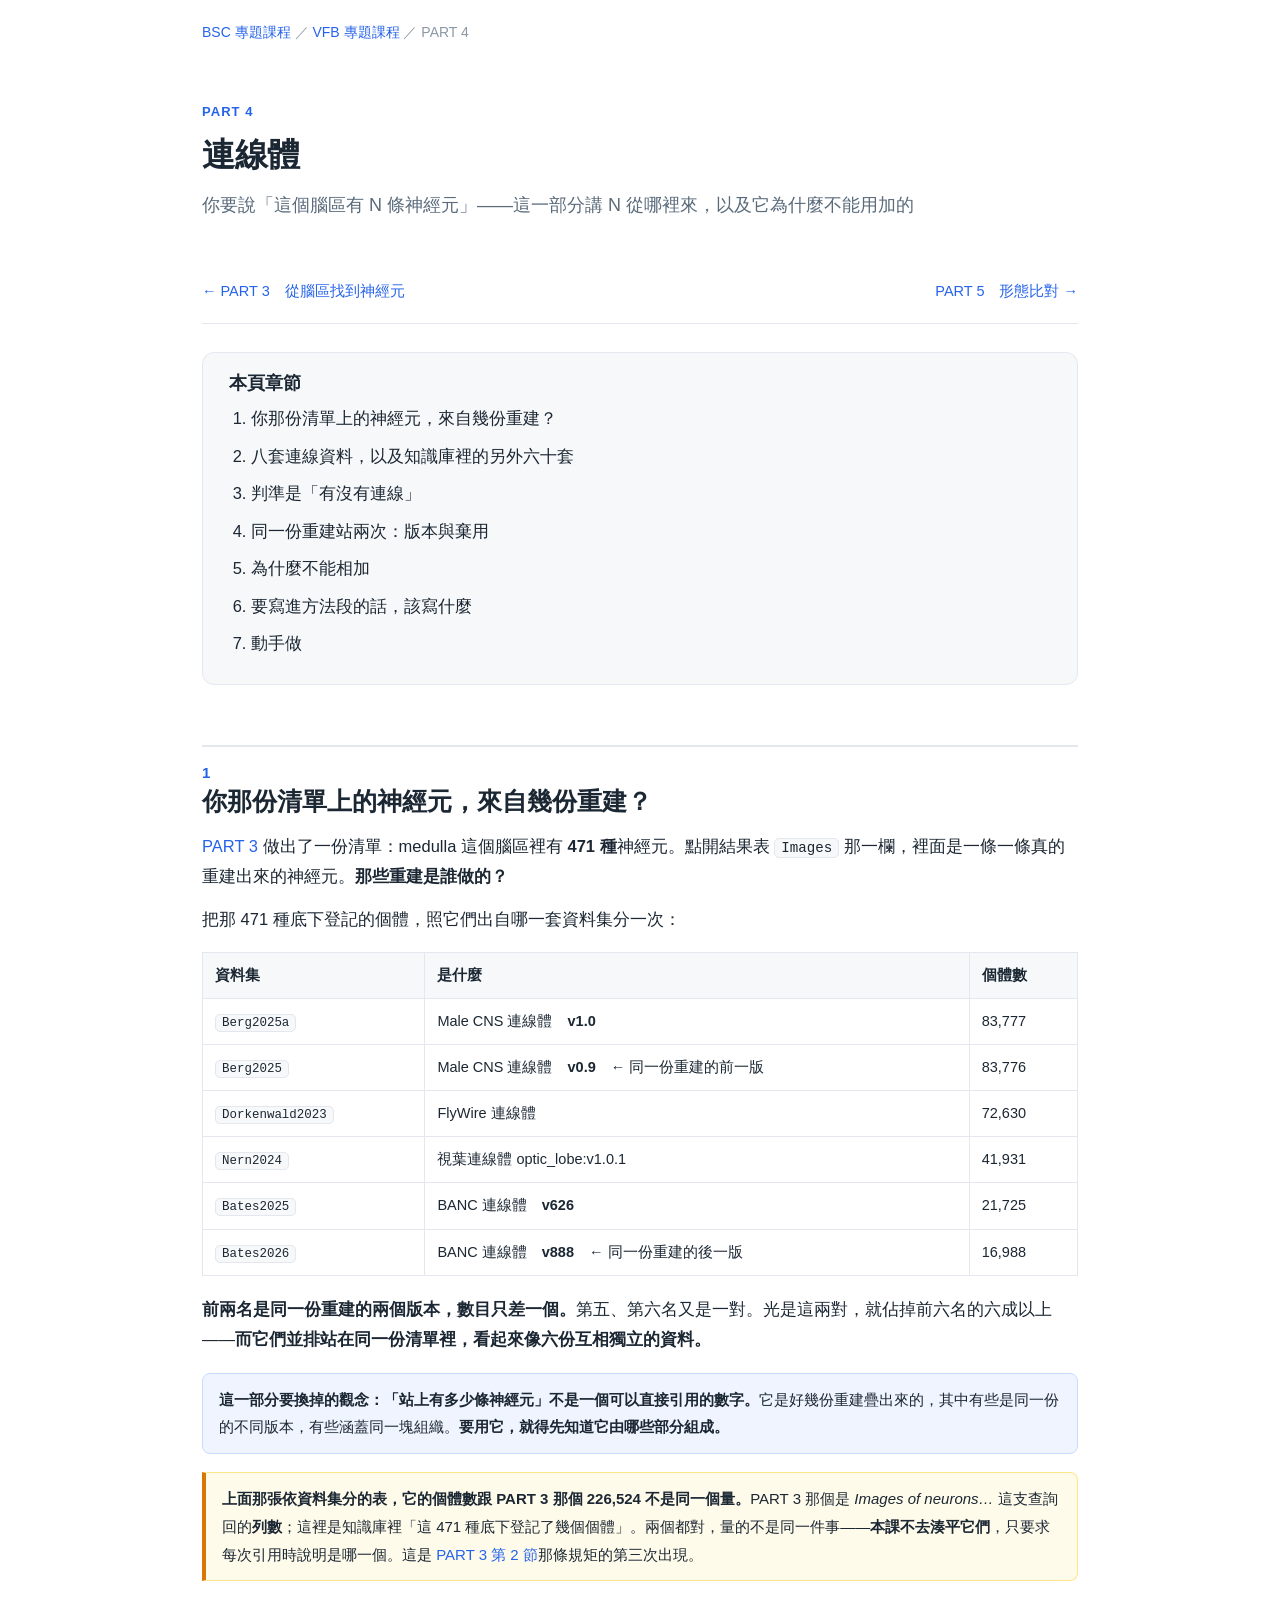
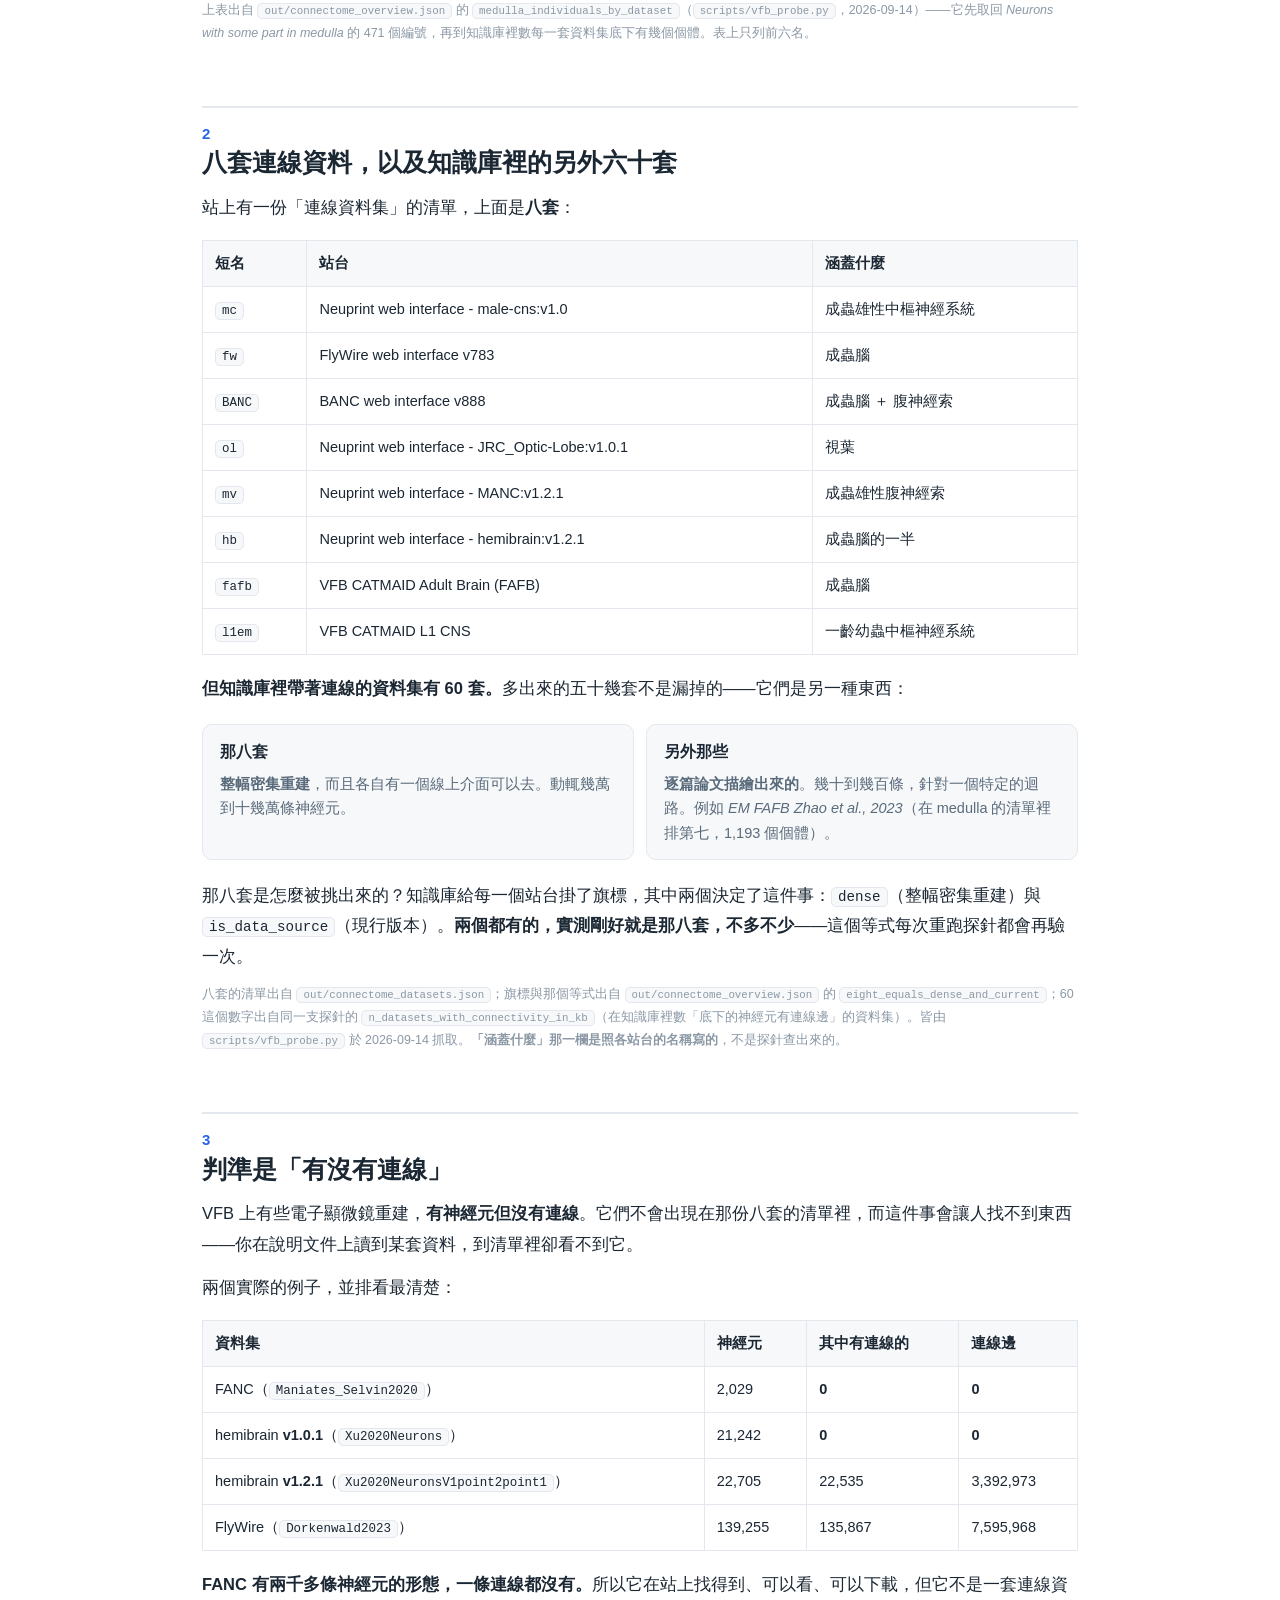
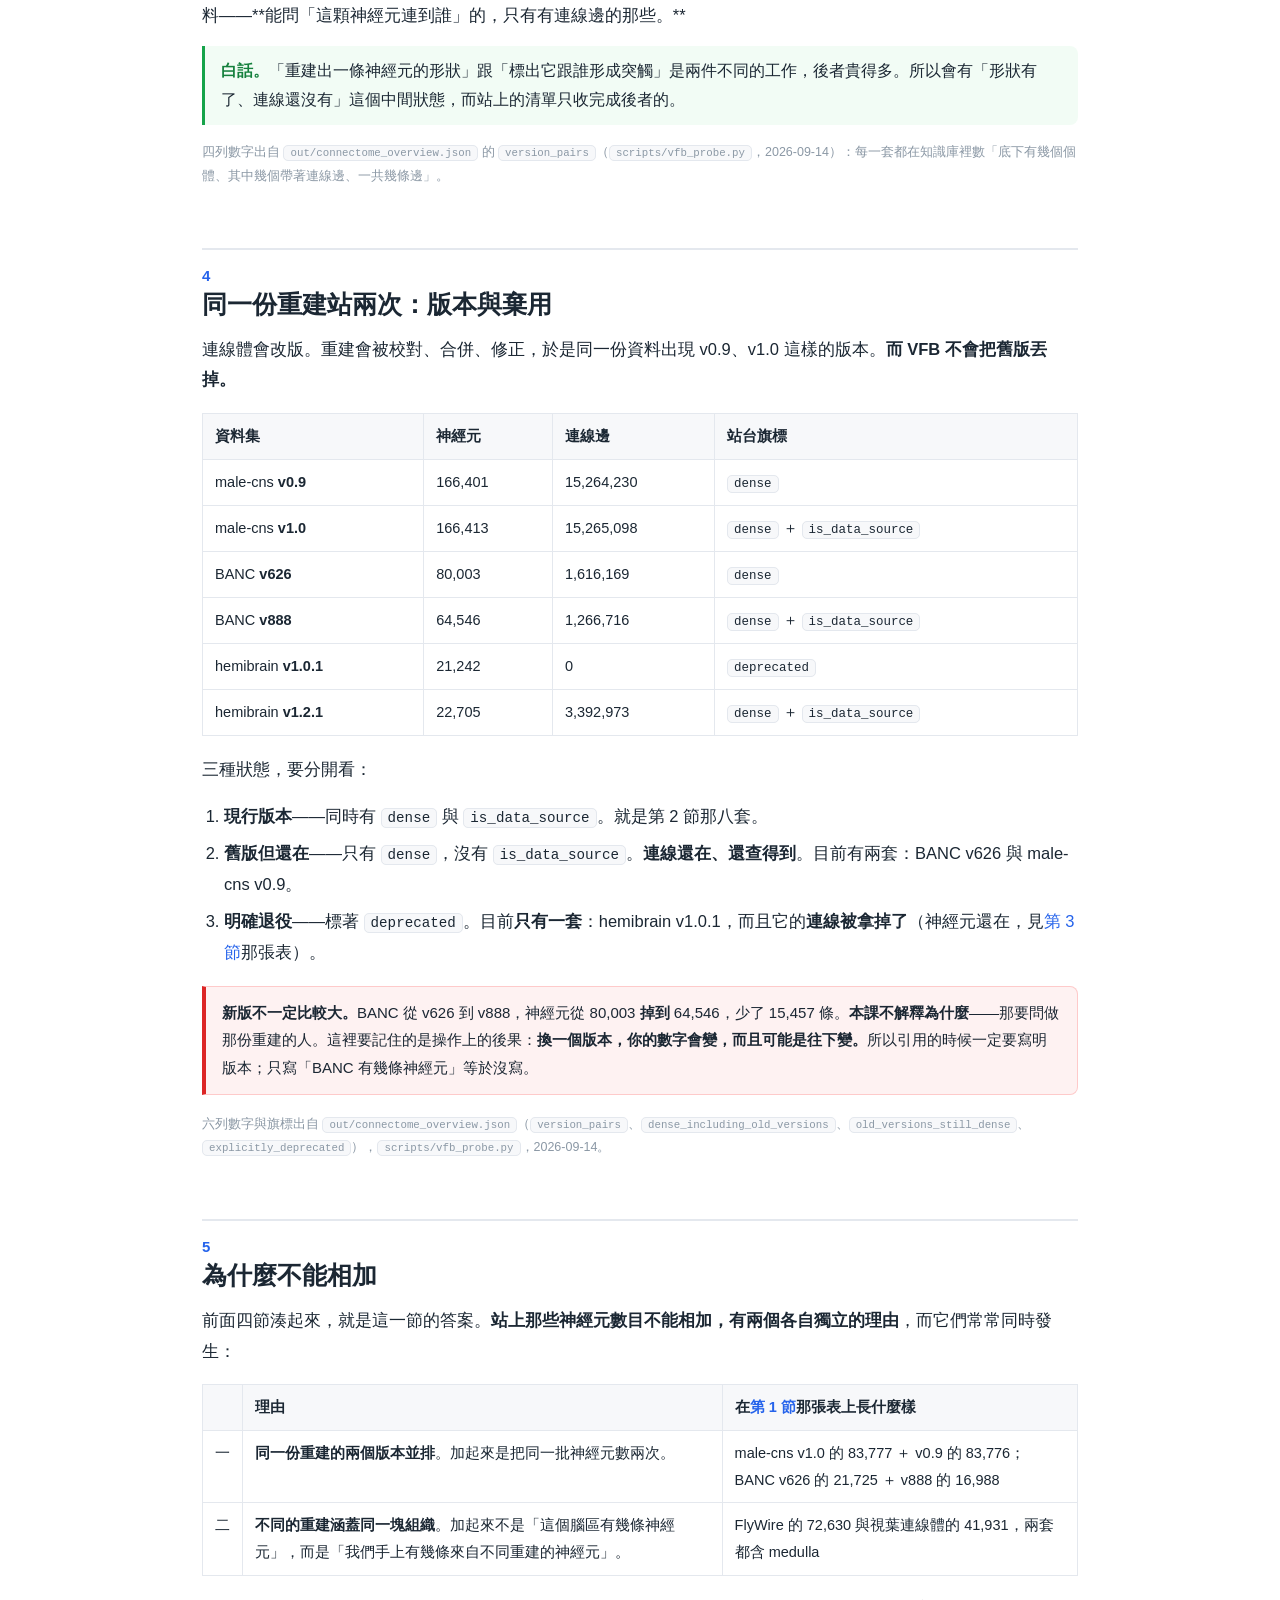
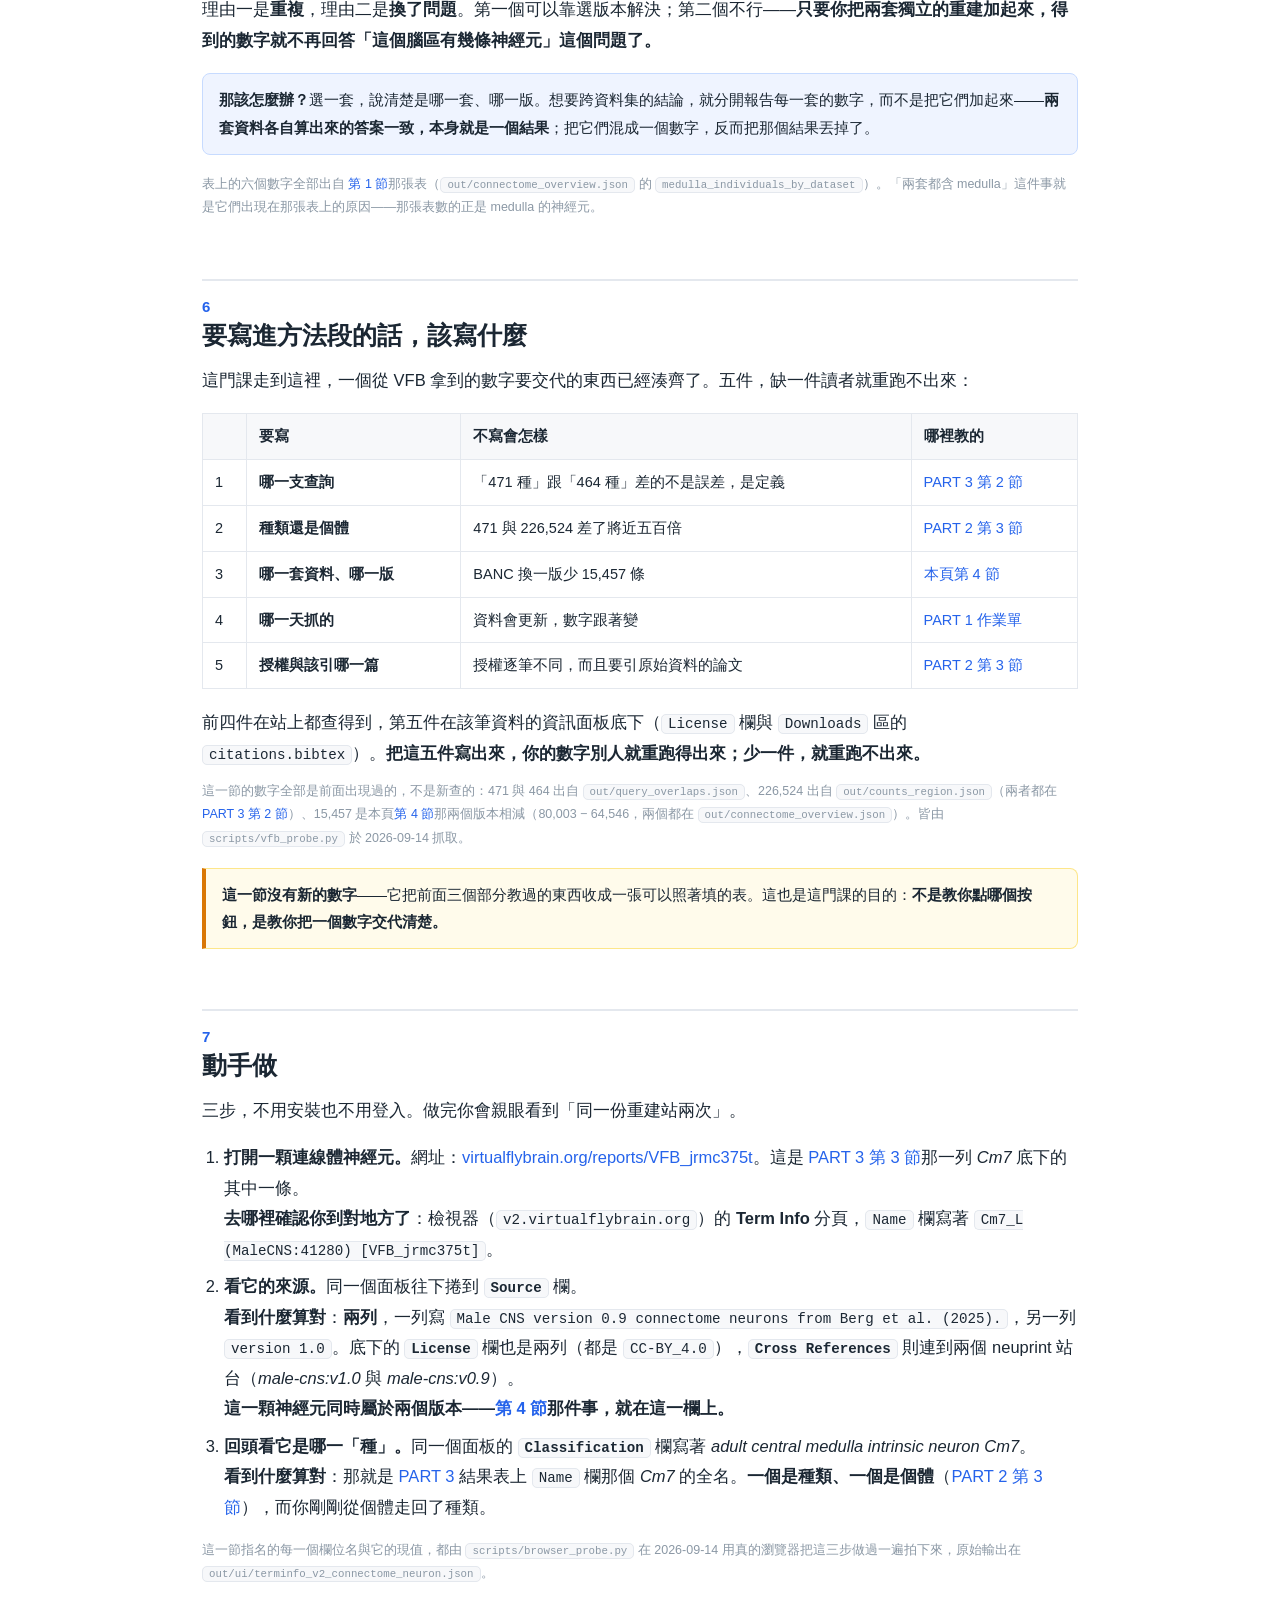
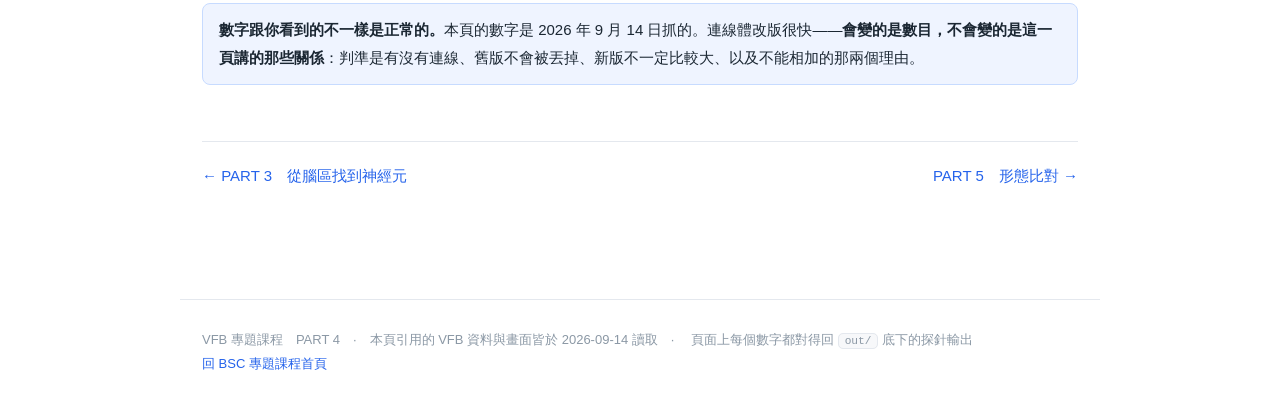
<file: part4-connectomes.html>
<!doctype html>
<html lang="zh-Hant">
<head>
<meta charset="utf-8">
<meta name="viewport" content="width=device-width, initial-scale=1">
<title>PART 4 連線體｜VFB 專題課程</title>
<link rel="stylesheet" href="assets/vfb.css">
</head>
<body>
<div class="crumb"><a href="https://marginli.github.io/bsc-topics/">BSC 專題課程</a> ／ <a href="index.html">VFB 專題課程</a> ／ PART 4</div>
<header class="hero">
  <p class="eyebrow">PART 4</p>
  <h1>連線體</h1>
  <p class="subtitle">你要說「這個腦區有 N 條神經元」——這一部分講 N 從哪裡來，以及它為什麼不能用加的</p>
</header>

<div class="wrap">

  <div class="pager top">
    <a href="part3-queries.html">← PART 3　從腦區找到神經元</a>
    <a href="part5-nblast.html">PART 5　形態比對 →</a>
  </div>

  <nav class="toc">
    <h2>本頁章節</h2>
    <ol>
      <li><a href="#s1">你那份清單上的神經元，來自幾份重建？</a></li>
      <li><a href="#s2">八套連線資料，以及知識庫裡的另外六十套</a></li>
      <li><a href="#s3">判準是「有沒有連線」</a></li>
      <li><a href="#s4">同一份重建站兩次：版本與棄用</a></li>
      <li><a href="#s5">為什麼不能相加</a></li>
      <li><a href="#s6">要寫進方法段的話，該寫什麼</a></li>
      <li><a href="#s7">動手做</a></li>
    </ol>
  </nav>

  <!-- ══════════════════════════════════════════════════════ -->
  <h2 id="s1"><span class="pt">1</span>你那份清單上的神經元，來自幾份重建？</h2>

  <p><a href="part3-queries.html">PART 3</a> 做出了一份清單：medulla 這個腦區裡有 <b>471 種</b>神經元。點開結果表 <code>Images</code> 那一欄，裡面是一條一條真的重建出來的神經元。<b>那些重建是誰做的？</b></p>

  <p>把那 471 種底下登記的個體，照它們出自哪一套資料集分一次：</p>

  <div class="tblwrap">
  <table>
    <tr><th>資料集</th><th>是什麼</th><th>個體數</th></tr>
    <tr><td><code>Berg2025a</code></td><td>Male CNS 連線體　<b>v1.0</b></td><td>83,777</td></tr>
    <tr><td><code>Berg2025</code></td><td>Male CNS 連線體　<b>v0.9</b>　<span class="k">← 同一份重建的前一版</span></td><td>83,776</td></tr>
    <tr><td><code>Dorkenwald2023</code></td><td>FlyWire 連線體</td><td>72,630</td></tr>
    <tr><td><code>Nern2024</code></td><td>視葉連線體 optic_lobe:v1.0.1</td><td>41,931</td></tr>
    <tr><td><code>Bates2025</code></td><td>BANC 連線體　<b>v626</b></td><td>21,725</td></tr>
    <tr><td><code>Bates2026</code></td><td>BANC 連線體　<b>v888</b>　<span class="k">← 同一份重建的後一版</span></td><td>16,988</td></tr>
  </table>
  </div>

  <p><b>前兩名是同一份重建的兩個版本，數目只差一個。</b>第五、第六名又是一對。光是這兩對，就佔掉前六名的六成以上——<b>而它們並排站在同一份清單裡，看起來像六份互相獨立的資料。</b></p>

  <div class="note">
    <b>這一部分要換掉的觀念：「站上有多少條神經元」不是一個可以直接引用的數字。</b>它是好幾份重建疊出來的，其中有些是同一份的不同版本，有些涵蓋同一塊組織。<b>要用它，就得先知道它由哪些部分組成。</b>
  </div>

  <div class="callout">
    <b>上面那張依資料集分的表，它的個體數跟 PART 3 那個 226,524 不是同一個量。</b>PART 3 那個是 <i>Images of neurons…</i> 這支查詢回的<b>列數</b>；這裡是知識庫裡「這 471 種底下登記了幾個個體」。兩個都對，量的不是同一件事——<b>本課不去湊平它們</b>，只要求每次引用時說明是哪一個。這是 <a href="part3-queries.html#s2">PART 3 第 2 節</a>那條規矩的第三次出現。
  </div>

  <p class="figsrc">上表出自 <code>out/connectome_overview.json</code> 的 <code>medulla_individuals_by_dataset</code>（<code>scripts/vfb_probe.py</code>，2026-09-14）——它先取回 <i>Neurons with some part in medulla</i> 的 471 個編號，再到知識庫裡數每一套資料集底下有幾個個體。表上只列前六名。</p>

  <!-- ══════════════════════════════════════════════════════ -->
  <h2 id="s2"><span class="pt">2</span>八套連線資料，以及知識庫裡的另外六十套</h2>

  <p>站上有一份「連線資料集」的清單，上面是<b>八套</b>：</p>

  <div class="tblwrap">
  <table>
    <tr><th>短名</th><th>站台</th><th>涵蓋什麼</th></tr>
    <tr><td><code>mc</code></td><td>Neuprint web interface - male-cns:v1.0</td><td>成蟲雄性中樞神經系統</td></tr>
    <tr><td><code>fw</code></td><td>FlyWire web interface v783</td><td>成蟲腦</td></tr>
    <tr><td><code>BANC</code></td><td>BANC web interface v888</td><td>成蟲腦 ＋ 腹神經索</td></tr>
    <tr><td><code>ol</code></td><td>Neuprint web interface - JRC_Optic-Lobe:v1.0.1</td><td>視葉</td></tr>
    <tr><td><code>mv</code></td><td>Neuprint web interface - MANC:v1.2.1</td><td>成蟲雄性腹神經索</td></tr>
    <tr><td><code>hb</code></td><td>Neuprint web interface - hemibrain:v1.2.1</td><td>成蟲腦的一半</td></tr>
    <tr><td><code>fafb</code></td><td>VFB CATMAID Adult Brain (FAFB)</td><td>成蟲腦</td></tr>
    <tr><td><code>l1em</code></td><td>VFB CATMAID L1 CNS</td><td>一齡幼蟲中樞神經系統</td></tr>
  </table>
  </div>

  <p><b>但知識庫裡帶著連線的資料集有 60 套。</b>多出來的五十幾套不是漏掉的——它們是另一種東西：</p>

  <div class="terms">
    <div class="term">
      <div class="w">那八套</div>
      <p><b>整幅密集重建</b>，而且各自有一個線上介面可以去。動輒幾萬到十幾萬條神經元。</p>
    </div>
    <div class="term">
      <div class="w">另外那些</div>
      <p><b>逐篇論文描繪出來的</b>。幾十到幾百條，針對一個特定的迴路。例如 <i>EM FAFB Zhao et al., 2023</i>（在 medulla 的清單裡排第七，1,193 個個體）。</p>
    </div>
  </div>

  <p>那八套是怎麼被挑出來的？知識庫給每一個站台掛了旗標，其中兩個決定了這件事：<code>dense</code>（整幅密集重建）與 <code>is_data_source</code>（現行版本）。<b>兩個都有的，實測剛好就是那八套，不多不少</b>——這個等式每次重跑探針都會再驗一次。</p>

  <p class="figsrc">八套的清單出自 <code>out/connectome_datasets.json</code>；旗標與那個等式出自 <code>out/connectome_overview.json</code> 的 <code>eight_equals_dense_and_current</code>；60 這個數字出自同一支探針的 <code>n_datasets_with_connectivity_in_kb</code>（在知識庫裡數「底下的神經元有連線邊」的資料集）。皆由 <code>scripts/vfb_probe.py</code> 於 2026-09-14 抓取。<b>「涵蓋什麼」那一欄是照各站台的名稱寫的</b>，不是探針查出來的。</p>

  <!-- ══════════════════════════════════════════════════════ -->
  <h2 id="s3"><span class="pt">3</span>判準是「有沒有連線」</h2>

  <p>VFB 上有些電子顯微鏡重建，<b>有神經元但沒有連線</b>。它們不會出現在那份八套的清單裡，而這件事會讓人找不到東西——你在說明文件上讀到某套資料，到清單裡卻看不到它。</p>

  <p>兩個實際的例子，並排看最清楚：</p>

  <div class="tblwrap">
  <table>
    <tr><th>資料集</th><th>神經元</th><th>其中有連線的</th><th>連線邊</th></tr>
    <tr><td>FANC（<code>Maniates_Selvin2020</code>）</td><td>2,029</td><td><b>0</b></td><td><b>0</b></td></tr>
    <tr><td>hemibrain <b>v1.0.1</b>（<code>Xu2020Neurons</code>）</td><td>21,242</td><td><b>0</b></td><td><b>0</b></td></tr>
    <tr><td>hemibrain <b>v1.2.1</b>（<code>Xu2020NeuronsV1point2point1</code>）</td><td>22,705</td><td>22,535</td><td>3,392,973</td></tr>
    <tr><td>FlyWire（<code>Dorkenwald2023</code>）</td><td>139,255</td><td>135,867</td><td>7,595,968</td></tr>
  </table>
  </div>

  <p><b>FANC 有兩千多條神經元的形態，一條連線都沒有。</b>所以它在站上找得到、可以看、可以下載，但它不是一套連線資料——**能問「這顆神經元連到誰」的，只有有連線邊的那些。**</p>

  <div class="plain">
    <b>白話。</b>「重建出一條神經元的形狀」跟「標出它跟誰形成突觸」是兩件不同的工作，後者貴得多。所以會有「形狀有了、連線還沒有」這個中間狀態，而站上的清單只收完成後者的。
  </div>

  <p class="figsrc">四列數字出自 <code>out/connectome_overview.json</code> 的 <code>version_pairs</code>（<code>scripts/vfb_probe.py</code>，2026-09-14）：每一套都在知識庫裡數「底下有幾個個體、其中幾個帶著連線邊、一共幾條邊」。</p>

  <!-- ══════════════════════════════════════════════════════ -->
  <h2 id="s4"><span class="pt">4</span>同一份重建站兩次：版本與棄用</h2>

  <p>連線體會改版。重建會被校對、合併、修正，於是同一份資料出現 v0.9、v1.0 這樣的版本。<b>而 VFB 不會把舊版丟掉。</b></p>

  <div class="tblwrap">
  <table>
    <tr><th>資料集</th><th>神經元</th><th>連線邊</th><th>站台旗標</th></tr>
    <tr><td>male-cns <b>v0.9</b></td><td>166,401</td><td>15,264,230</td><td><code>dense</code></td></tr>
    <tr><td>male-cns <b>v1.0</b></td><td>166,413</td><td>15,265,098</td><td><code>dense</code> ＋ <code>is_data_source</code></td></tr>
    <tr><td>BANC <b>v626</b></td><td>80,003</td><td>1,616,169</td><td><code>dense</code></td></tr>
    <tr><td>BANC <b>v888</b></td><td>64,546</td><td>1,266,716</td><td><code>dense</code> ＋ <code>is_data_source</code></td></tr>
    <tr><td>hemibrain <b>v1.0.1</b></td><td>21,242</td><td>0</td><td><code>deprecated</code></td></tr>
    <tr><td>hemibrain <b>v1.2.1</b></td><td>22,705</td><td>3,392,973</td><td><code>dense</code> ＋ <code>is_data_source</code></td></tr>
  </table>
  </div>

  <p>三種狀態，要分開看：</p>

  <ol>
    <li><b>現行版本</b>——同時有 <code>dense</code> 與 <code>is_data_source</code>。就是第 2 節那八套。</li>
    <li><b>舊版但還在</b>——只有 <code>dense</code>，沒有 <code>is_data_source</code>。<b>連線還在、還查得到</b>。目前有兩套：BANC v626 與 male-cns v0.9。</li>
    <li><b>明確退役</b>——標著 <code>deprecated</code>。目前<b>只有一套</b>：hemibrain v1.0.1，而且它的<b>連線被拿掉了</b>（神經元還在，見<a href="#s3">第 3 節</a>那張表）。</li>
  </ol>

  <div class="danger">
    <b>新版不一定比較大。</b>BANC 從 v626 到 v888，神經元從 80,003 <b>掉到</b> 64,546，少了 15,457 條。<b>本課不解釋為什麼</b>——那要問做那份重建的人。這裡要記住的是操作上的後果：<b>換一個版本，你的數字會變，而且可能是往下變。</b>所以引用的時候一定要寫明版本；只寫「BANC 有幾條神經元」等於沒寫。
  </div>

  <p class="figsrc">六列數字與旗標出自 <code>out/connectome_overview.json</code>（<code>version_pairs</code>、<code>dense_including_old_versions</code>、<code>old_versions_still_dense</code>、<code>explicitly_deprecated</code>），<code>scripts/vfb_probe.py</code>，2026-09-14。</p>

  <!-- ══════════════════════════════════════════════════════ -->
  <h2 id="s5"><span class="pt">5</span>為什麼不能相加</h2>

  <p>前面四節湊起來，就是這一節的答案。<b>站上那些神經元數目不能相加，有兩個各自獨立的理由</b>，而它們常常同時發生：</p>

  <div class="tblwrap">
  <table>
    <tr><th></th><th>理由</th><th>在<a href="#s1">第 1 節</a>那張表上長什麼樣</th></tr>
    <tr><td>一</td><td><b>同一份重建的兩個版本並排</b>。加起來是把同一批神經元數兩次。</td><td>male-cns v1.0 的 83,777 ＋ v0.9 的 83,776；BANC v626 的 21,725 ＋ v888 的 16,988</td></tr>
    <tr><td>二</td><td><b>不同的重建涵蓋同一塊組織</b>。加起來不是「這個腦區有幾條神經元」，而是「我們手上有幾條來自不同重建的神經元」。</td><td>FlyWire 的 72,630 與視葉連線體的 41,931，兩套都含 medulla</td></tr>
  </table>
  </div>

  <p>理由一是<b>重複</b>，理由二是<b>換了問題</b>。第一個可以靠選版本解決；第二個不行——<b>只要你把兩套獨立的重建加起來，得到的數字就不再回答「這個腦區有幾條神經元」這個問題了。</b></p>

  <div class="note">
    <b>那該怎麼辦？</b>選一套，說清楚是哪一套、哪一版。想要跨資料集的結論，就分開報告每一套的數字，而不是把它們加起來——<b>兩套資料各自算出來的答案一致，本身就是一個結果</b>；把它們混成一個數字，反而把那個結果丟掉了。
  </div>

  <p class="figsrc">表上的六個數字全部出自 <a href="#s1">第 1 節</a>那張表（<code>out/connectome_overview.json</code> 的 <code>medulla_individuals_by_dataset</code>）。「兩套都含 medulla」這件事就是它們出現在那張表上的原因——那張表數的正是 medulla 的神經元。</p>

  <!-- ══════════════════════════════════════════════════════ -->
  <h2 id="s6"><span class="pt">6</span>要寫進方法段的話，該寫什麼</h2>

  <p>這門課走到這裡，一個從 VFB 拿到的數字要交代的東西已經湊齊了。五件，缺一件讀者就重跑不出來：</p>

  <div class="tblwrap">
  <table>
    <tr><th></th><th>要寫</th><th>不寫會怎樣</th><th>哪裡教的</th></tr>
    <tr><td>1</td><td><b>哪一支查詢</b></td><td>「471 種」跟「464 種」差的不是誤差，是定義</td><td><a href="part3-queries.html#s2">PART 3 第 2 節</a></td></tr>
    <tr><td>2</td><td><b>種類還是個體</b></td><td>471 與 226,524 差了將近五百倍</td><td><a href="part2-names.html#s3">PART 2 第 3 節</a></td></tr>
    <tr><td>3</td><td><b>哪一套資料、哪一版</b></td><td>BANC 換一版少 15,457 條</td><td><a href="#s4">本頁第 4 節</a></td></tr>
    <tr><td>4</td><td><b>哪一天抓的</b></td><td>資料會更新，數字跟著變</td><td><a href="part1-templates.html#s7">PART 1 作業單</a></td></tr>
    <tr><td>5</td><td><b>授權與該引哪一篇</b></td><td>授權逐筆不同，而且要引原始資料的論文</td><td><a href="part2-names.html#s3">PART 2 第 3 節</a></td></tr>
  </table>
  </div>

  <p>前四件在站上都查得到，第五件在該筆資料的資訊面板底下（<code>License</code> 欄與 <code>Downloads</code> 區的 <code>citations.bibtex</code>）。<b>把這五件寫出來，你的數字別人就重跑得出來；少一件，就重跑不出來。</b></p>

  <p class="figsrc">這一節的數字全部是前面出現過的，不是新查的：471 與 464 出自 <code>out/query_overlaps.json</code>、226,524 出自 <code>out/counts_region.json</code>（兩者都在 <a href="part3-queries.html#s2">PART 3 第 2 節</a>）、15,457 是本頁<a href="#s4">第 4 節</a>那兩個版本相減（80,003 − 64,546，兩個都在 <code>out/connectome_overview.json</code>）。皆由 <code>scripts/vfb_probe.py</code> 於 2026-09-14 抓取。</p>

  <div class="callout">
    <b>這一節沒有新的數字</b>——它把前面三個部分教過的東西收成一張可以照著填的表。這也是這門課的目的：<b>不是教你點哪個按鈕，是教你把一個數字交代清楚。</b>
  </div>

  <!-- ══════════════════════════════════════════════════════ -->
  <h2 id="s7"><span class="pt">7</span>動手做</h2>

  <p>三步，不用安裝也不用登入。做完你會親眼看到「同一份重建站兩次」。</p>

  <ol>
    <li><b>打開一顆連線體神經元。</b>網址：<a href="https://virtualflybrain.org/reports/VFB_jrmc375t">virtualflybrain.org/reports/VFB_jrmc375t</a>。這是 <a href="part3-queries.html#s3">PART 3 第 3 節</a>那一列 <i>Cm7</i> 底下的其中一條。<br><b>去哪裡確認你到對地方了</b>：檢視器（<code>v2.virtualflybrain.org</code>）的 <b>Term Info</b> 分頁，<code>Name</code> 欄寫著 <code>Cm7_L (MaleCNS:41280) [VFB_jrmc375t]</code>。</li>

    <li><b>看它的來源。</b>同一個面板往下捲到 <b><code>Source</code></b> 欄。<br><b>看到什麼算對</b>：<b>兩列</b>，一列寫 <code>Male CNS version 0.9 connectome neurons from Berg et al. (2025).</code>，另一列 <code>version 1.0</code>。底下的 <b><code>License</code></b> 欄也是兩列（都是 <code>CC-BY_4.0</code>），<b><code>Cross References</code></b> 則連到兩個 neuprint 站台（<i>male-cns:v1.0</i> 與 <i>male-cns:v0.9</i>）。<br><b>這一顆神經元同時屬於兩個版本——<a href="#s4">第 4 節</a>那件事，就在這一欄上。</b></li>

    <li><b>回頭看它是哪一「種」。</b>同一個面板的 <b><code>Classification</code></b> 欄寫著 <i>adult central medulla intrinsic neuron Cm7</i>。<br><b>看到什麼算對</b>：那就是 <a href="part3-queries.html">PART 3</a> 結果表上 <code>Name</code> 欄那個 <i>Cm7</i> 的全名。<b>一個是種類、一個是個體</b>（<a href="part2-names.html#s3">PART 2 第 3 節</a>），而你剛剛從個體走回了種類。</li>
  </ol>

  <p class="figsrc">這一節指名的每一個欄位名與它的現值，都由 <code>scripts/browser_probe.py</code> 在 2026-09-14 用真的瀏覽器把這三步做過一遍拍下來，原始輸出在 <code>out/ui/terminfo_v2_connectome_neuron.json</code>。</p>

  <div class="note">
    <b>數字跟你看到的不一樣是正常的。</b>本頁的數字是 2026 年 9 月 14 日抓的。連線體改版很快——<b>會變的是數目，不會變的是這一頁講的那些關係</b>：判準是有沒有連線、舊版不會被丟掉、新版不一定比較大、以及不能相加的那兩個理由。
  </div>

  <div class="pager">
    <a href="part3-queries.html">← PART 3　從腦區找到神經元</a>
    <a href="part5-nblast.html">PART 5　形態比對 →</a>
  </div>
</div>

<div class="foot">
  VFB 專題課程　PART 4　·　本頁引用的 VFB 資料與畫面皆於 2026-09-14 讀取　·　
  頁面上每個數字都對得回 <code>out/</code> 底下的探針輸出<br>
  <a href="https://marginli.github.io/bsc-topics/">回 BSC 專題課程首頁</a></div>
</body>
</html>
</file>
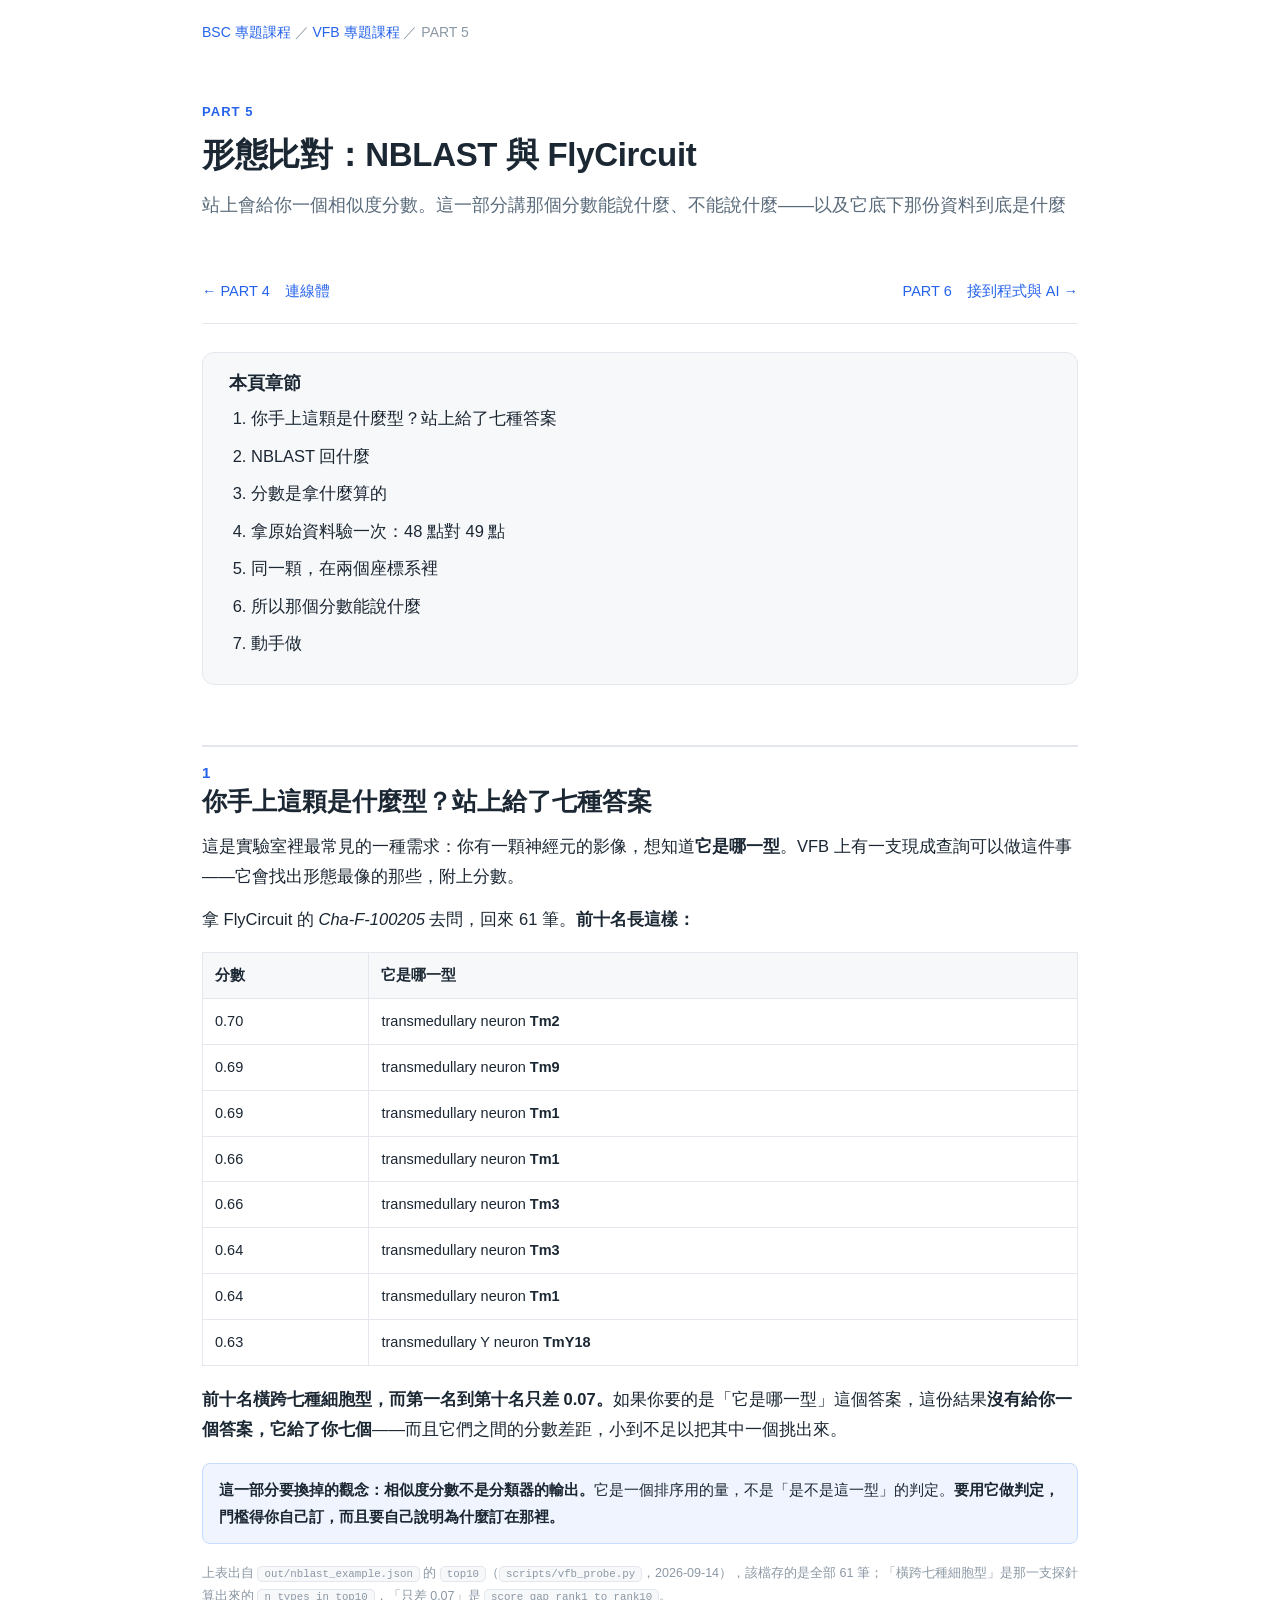
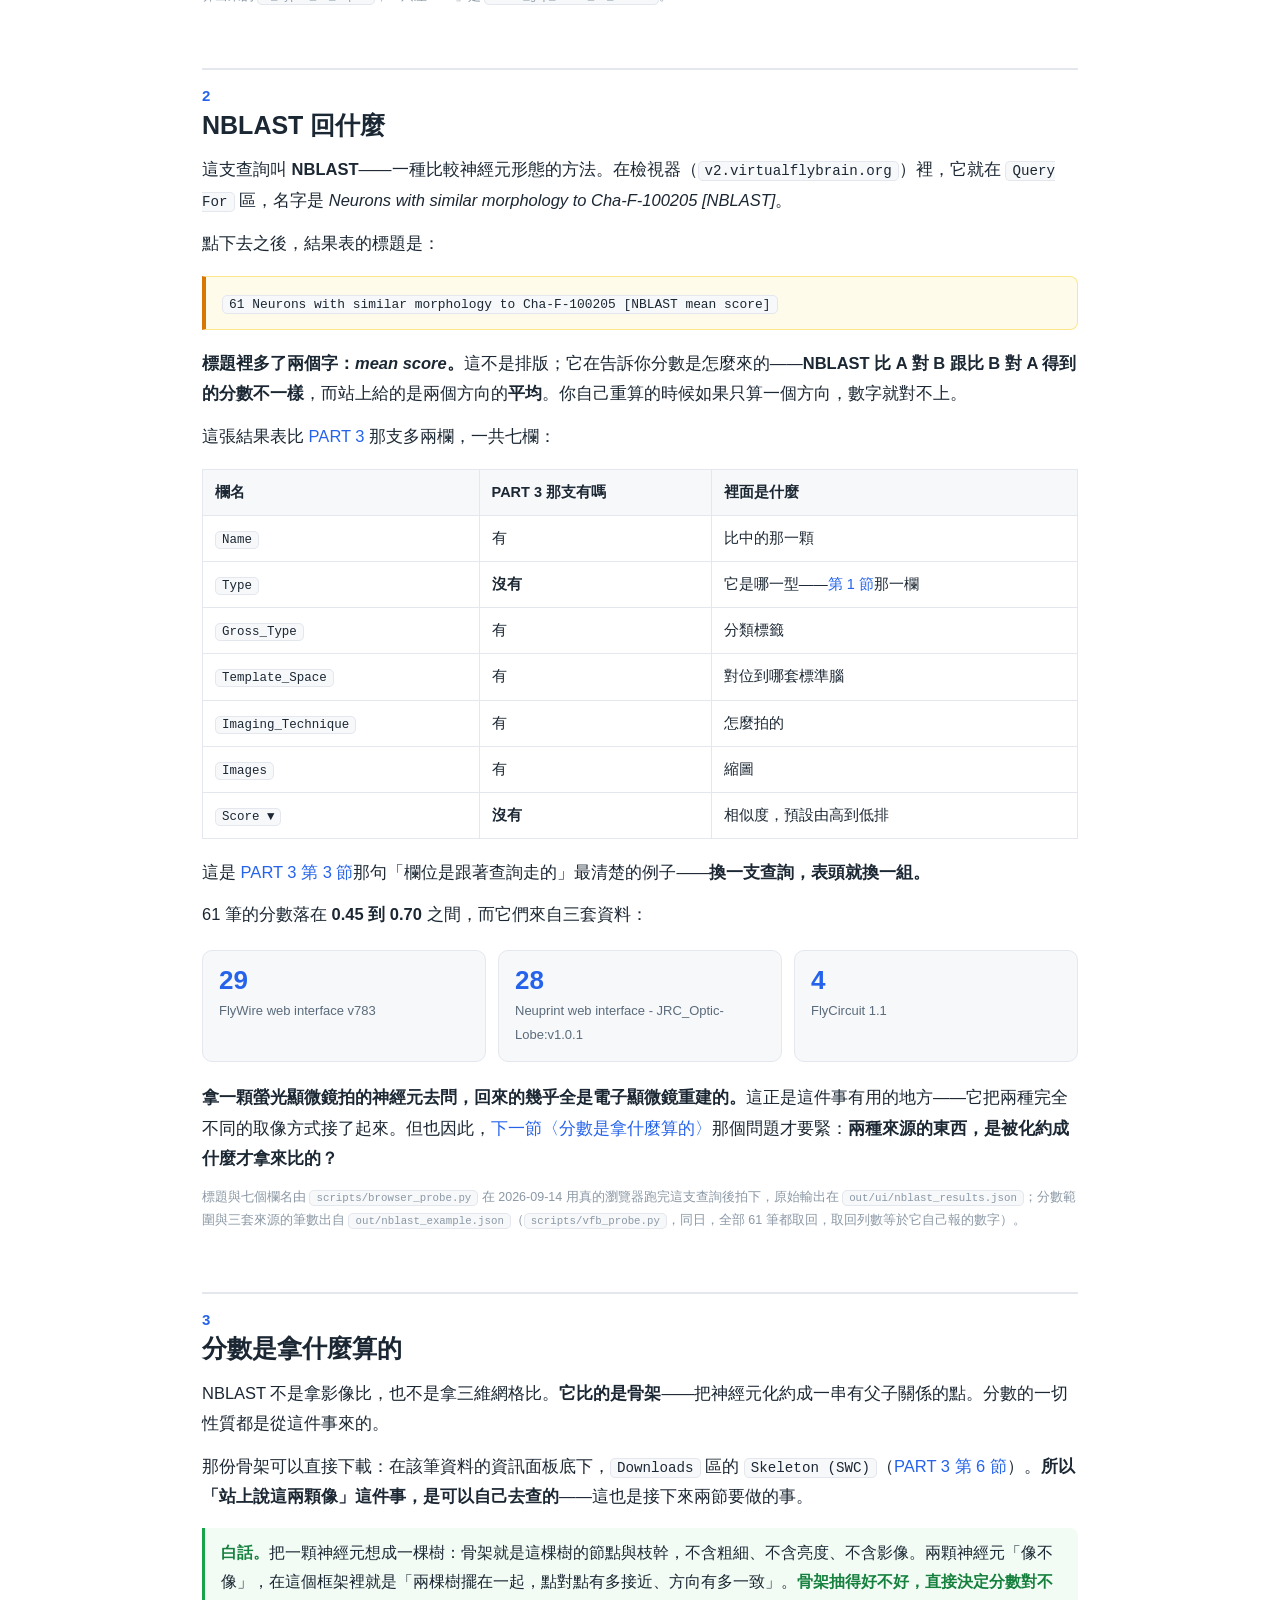
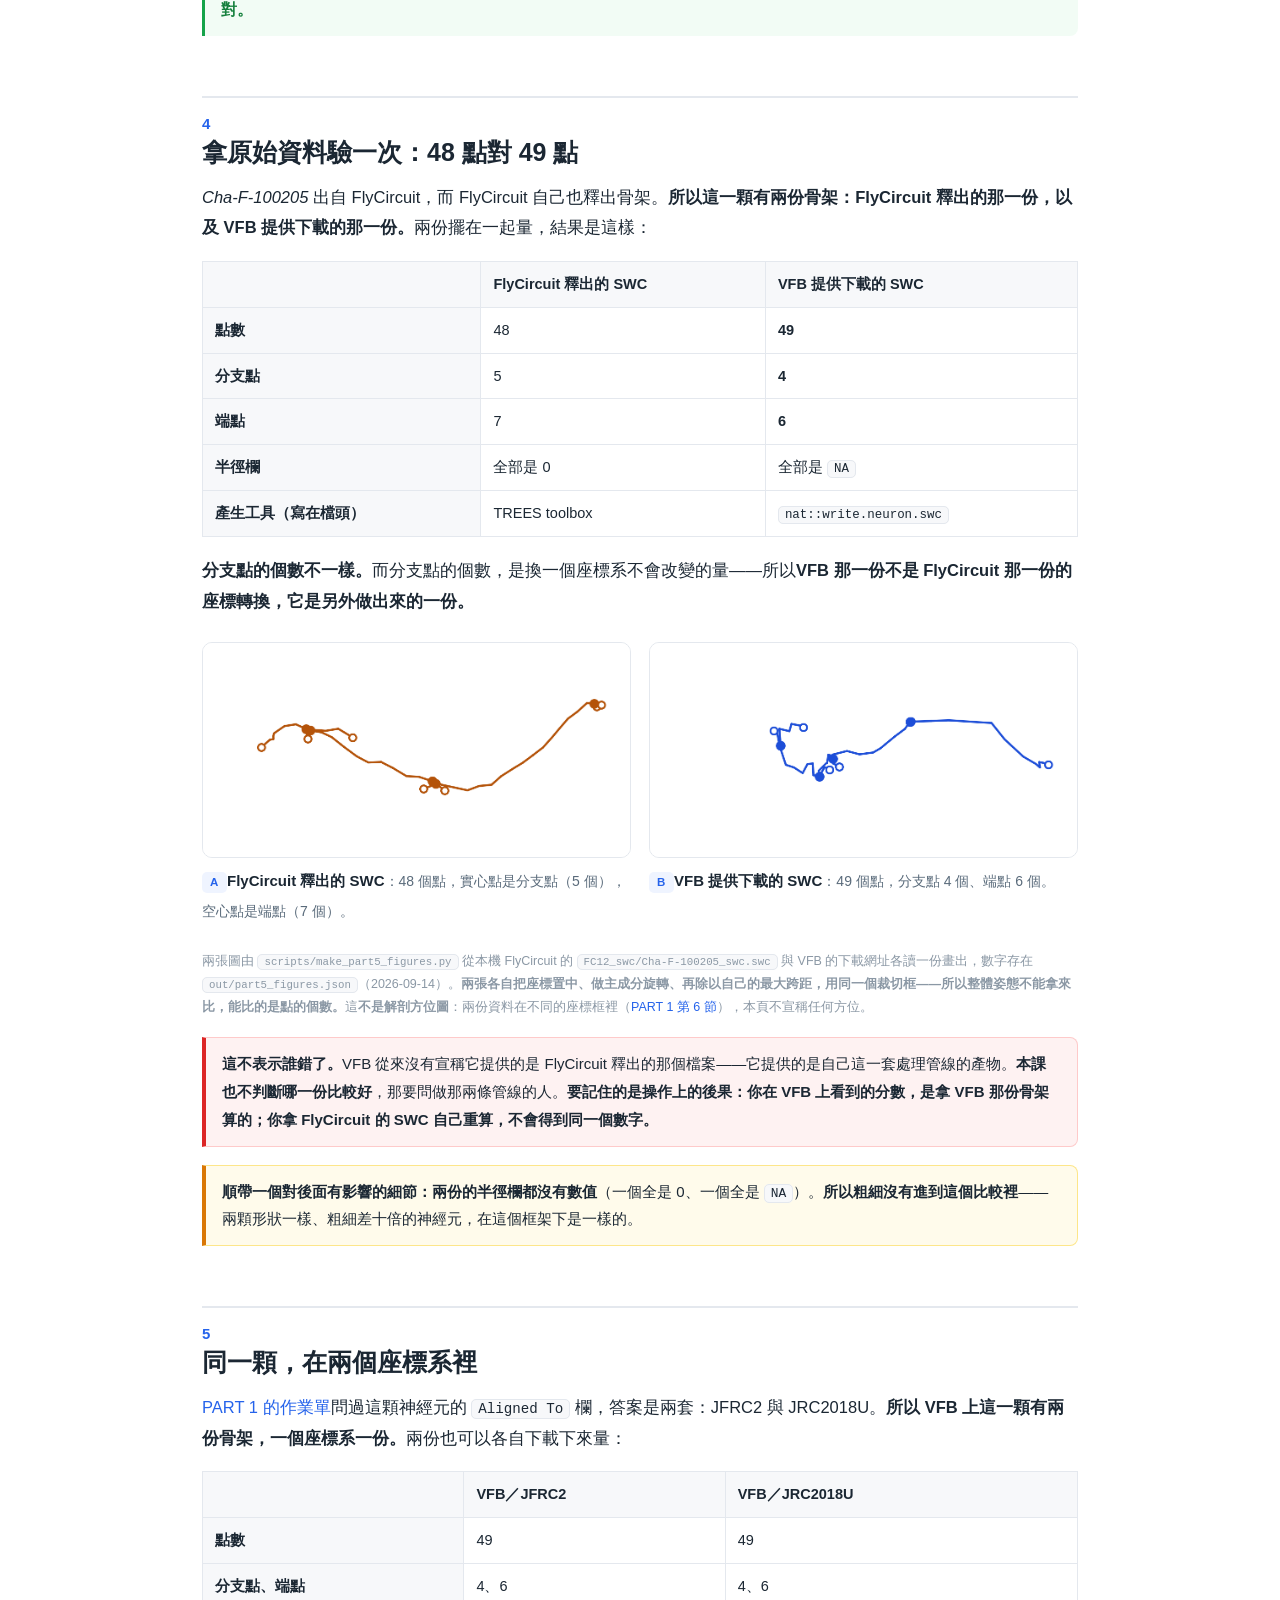
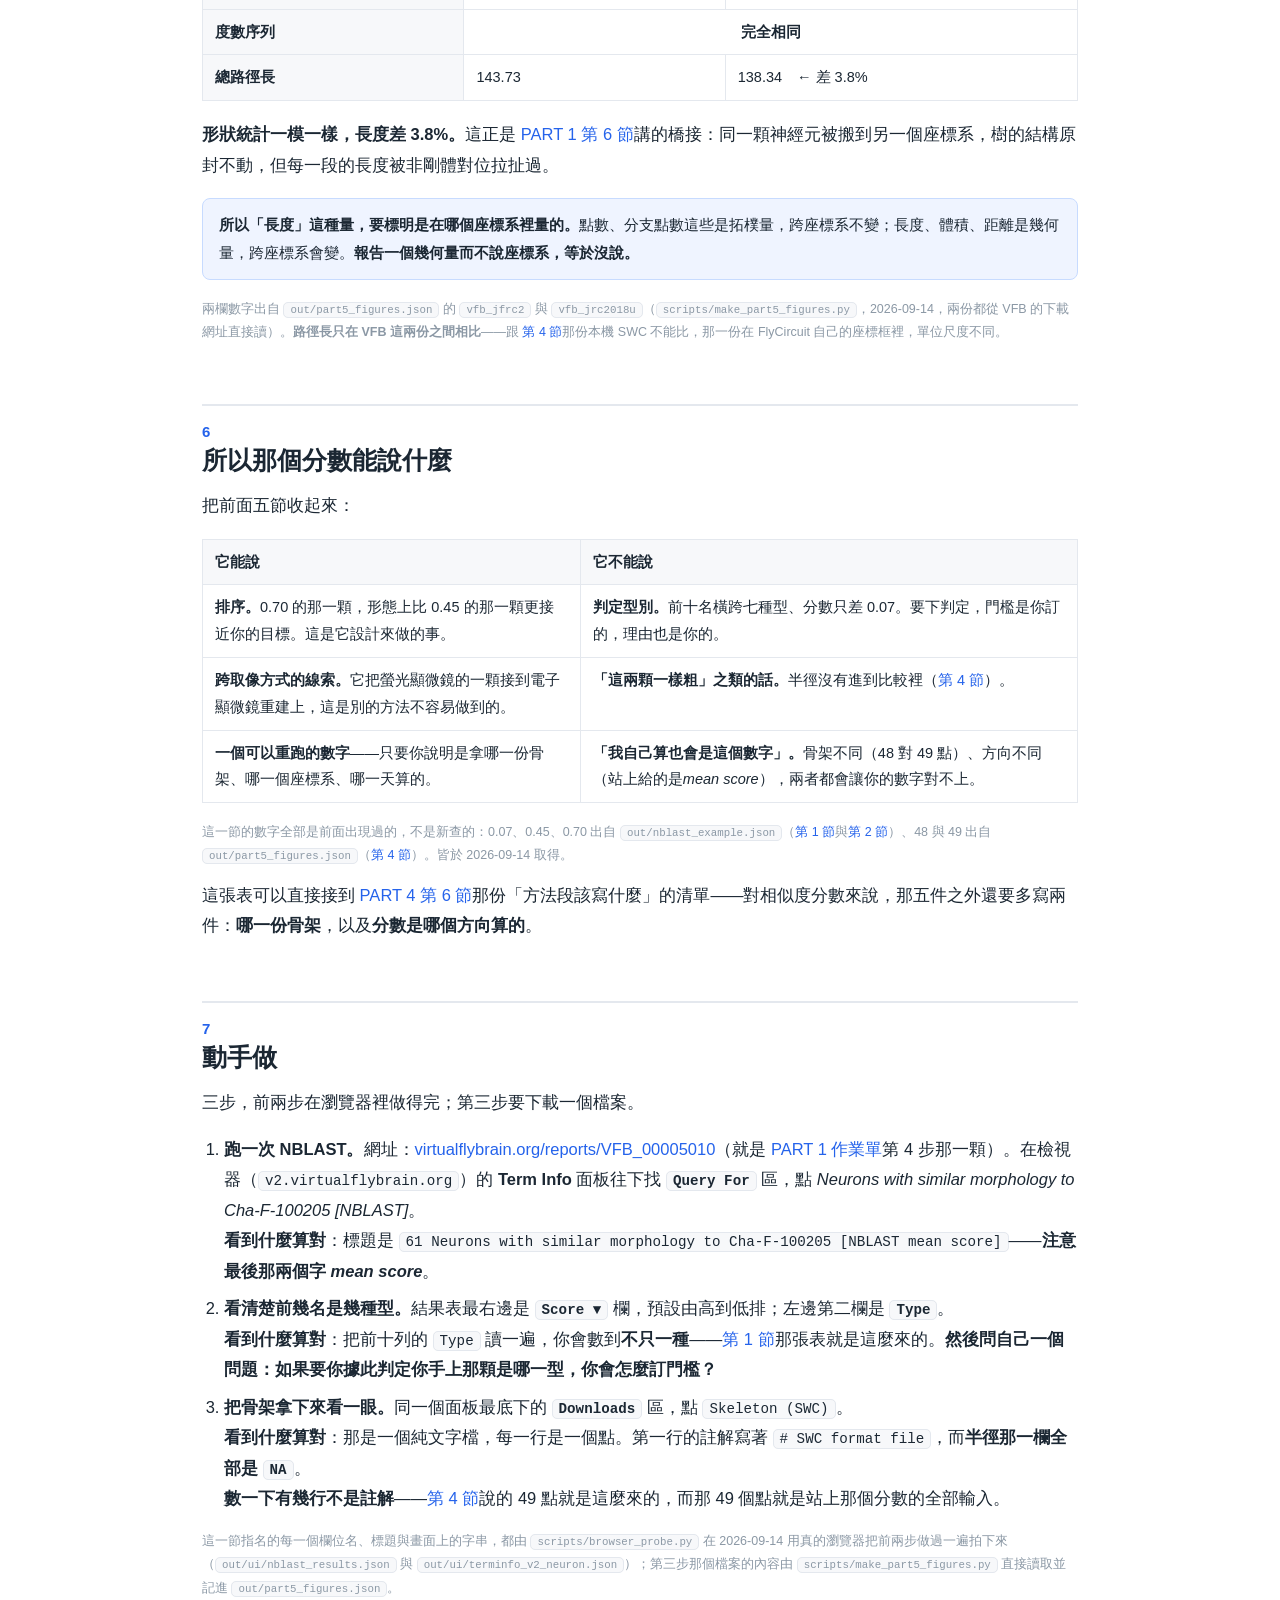
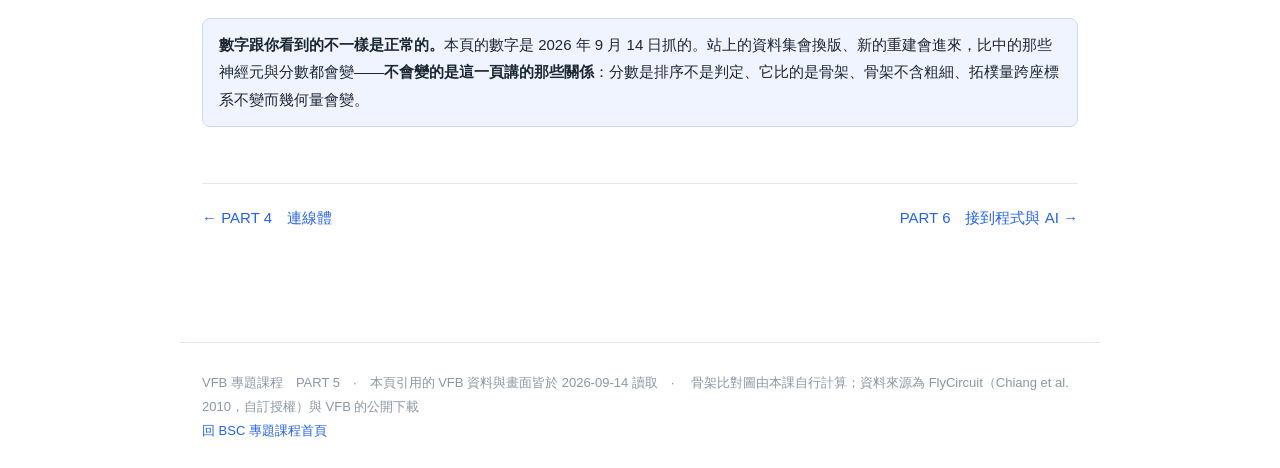
<file: part5-nblast.html>
<!doctype html>
<html lang="zh-Hant">
<head>
<meta charset="utf-8">
<meta name="viewport" content="width=device-width, initial-scale=1">
<title>PART 5 形態比對：NBLAST 與 FlyCircuit｜VFB 專題課程</title>
<link rel="stylesheet" href="assets/vfb.css">
</head>
<body>
<div class="crumb"><a href="https://marginli.github.io/bsc-topics/">BSC 專題課程</a> ／ <a href="index.html">VFB 專題課程</a> ／ PART 5</div>
<header class="hero">
  <p class="eyebrow">PART 5</p>
  <h1>形態比對：NBLAST 與 FlyCircuit</h1>
  <p class="subtitle">站上會給你一個相似度分數。這一部分講那個分數能說什麼、不能說什麼——以及它底下那份資料到底是什麼</p>
</header>

<div class="wrap">

  <div class="pager top">
    <a href="part4-connectomes.html">← PART 4　連線體</a>
    <a href="part6-api.html">PART 6　接到程式與 AI →</a>
  </div>

  <nav class="toc">
    <h2>本頁章節</h2>
    <ol>
      <li><a href="#s1">你手上這顆是什麼型？站上給了七種答案</a></li>
      <li><a href="#s2">NBLAST 回什麼</a></li>
      <li><a href="#s3">分數是拿什麼算的</a></li>
      <li><a href="#s4">拿原始資料驗一次：48 點對 49 點</a></li>
      <li><a href="#s5">同一顆，在兩個座標系裡</a></li>
      <li><a href="#s6">所以那個分數能說什麼</a></li>
      <li><a href="#s7">動手做</a></li>
    </ol>
  </nav>

  <!-- ══════════════════════════════════════════════════════ -->
  <h2 id="s1"><span class="pt">1</span>你手上這顆是什麼型？站上給了七種答案</h2>

  <p>這是實驗室裡最常見的一種需求：你有一顆神經元的影像，想知道<b>它是哪一型</b>。VFB 上有一支現成查詢可以做這件事——它會找出形態最像的那些，附上分數。</p>

  <p>拿 FlyCircuit 的 <i>Cha-F-100205</i> 去問，回來 61 筆。<b>前十名長這樣：</b></p>

  <div class="tblwrap">
  <table>
    <tr><th>分數</th><th>它是哪一型</th></tr>
    <tr><td>0.70</td><td>transmedullary neuron <b>Tm2</b></td></tr>
    <tr><td>0.69</td><td>transmedullary neuron <b>Tm9</b></td></tr>
    <tr><td>0.69</td><td>transmedullary neuron <b>Tm1</b></td></tr>
    <tr><td>0.66</td><td>transmedullary neuron <b>Tm1</b></td></tr>
    <tr><td>0.66</td><td>transmedullary neuron <b>Tm3</b></td></tr>
    <tr><td>0.64</td><td>transmedullary neuron <b>Tm3</b></td></tr>
    <tr><td>0.64</td><td>transmedullary neuron <b>Tm1</b></td></tr>
    <tr><td>0.63</td><td>transmedullary Y neuron <b>TmY18</b></td></tr>
  </table>
  </div>

  <p><b>前十名橫跨七種細胞型，而第一名到第十名只差 0.07。</b>如果你要的是「它是哪一型」這個答案，這份結果<b>沒有給你一個答案，它給了你七個</b>——而且它們之間的分數差距，小到不足以把其中一個挑出來。</p>

  <div class="note">
    <b>這一部分要換掉的觀念：相似度分數不是分類器的輸出。</b>它是一個排序用的量，不是「是不是這一型」的判定。<b>要用它做判定，門檻得你自己訂，而且要自己說明為什麼訂在那裡。</b>
  </div>

  <p class="figsrc">上表出自 <code>out/nblast_example.json</code> 的 <code>top10</code>（<code>scripts/vfb_probe.py</code>，2026-09-14），該檔存的是全部 61 筆；「橫跨七種細胞型」是那一支探針算出來的 <code>n_types_in_top10</code>，「只差 0.07」是 <code>score_gap_rank1_to_rank10</code>。</p>

  <!-- ══════════════════════════════════════════════════════ -->
  <h2 id="s2"><span class="pt">2</span>NBLAST 回什麼</h2>

  <p>這支查詢叫 <b>NBLAST</b>——一種比較神經元形態的方法。在檢視器（<code>v2.virtualflybrain.org</code>）裡，它就在 <code>Query For</code> 區，名字是 <i>Neurons with similar morphology to Cha-F-100205 [NBLAST]</i>。</p>

  <p>點下去之後，結果表的標題是：</p>

  <div class="callout">
    <code>61 Neurons with similar morphology to Cha-F-100205 [NBLAST mean score]</code>
  </div>

  <p><b>標題裡多了兩個字：<i>mean score</i>。</b>這不是排版；它在告訴你分數是怎麼來的——<b>NBLAST 比 A 對 B 跟比 B 對 A 得到的分數不一樣</b>，而站上給的是兩個方向的<b>平均</b>。你自己重算的時候如果只算一個方向，數字就對不上。</p>

  <p>這張結果表比 <a href="part3-queries.html#s3">PART 3</a> 那支多兩欄，一共七欄：</p>

  <div class="tblwrap">
  <table>
    <tr><th>欄名</th><th>PART 3 那支有嗎</th><th>裡面是什麼</th></tr>
    <tr><td><code>Name</code></td><td>有</td><td>比中的那一顆</td></tr>
    <tr><td><code>Type</code></td><td><b>沒有</b></td><td>它是哪一型——<a href="#s1">第 1 節</a>那一欄</td></tr>
    <tr><td><code>Gross_Type</code></td><td>有</td><td>分類標籤</td></tr>
    <tr><td><code>Template_Space</code></td><td>有</td><td>對位到哪套標準腦</td></tr>
    <tr><td><code>Imaging_Technique</code></td><td>有</td><td>怎麼拍的</td></tr>
    <tr><td><code>Images</code></td><td>有</td><td>縮圖</td></tr>
    <tr><td><code>Score ▼</code></td><td><b>沒有</b></td><td>相似度，預設由高到低排</td></tr>
  </table>
  </div>

  <p>這是 <a href="part3-queries.html#s3">PART 3 第 3 節</a>那句「欄位是跟著查詢走的」最清楚的例子——<b>換一支查詢，表頭就換一組。</b></p>

  <p>61 筆的分數落在 <b>0.45 到 0.70</b> 之間，而它們來自三套資料：</p>

  <div class="statgrid">
    <div class="stat"><div class="v">29</div><div class="k">FlyWire web interface v783</div></div>
    <div class="stat"><div class="v">28</div><div class="k">Neuprint web interface - JRC_Optic-Lobe:v1.0.1</div></div>
    <div class="stat"><div class="v">4</div><div class="k">FlyCircuit 1.1</div></div>
  </div>

  <p><b>拿一顆螢光顯微鏡拍的神經元去問，回來的幾乎全是電子顯微鏡重建的。</b>這正是這件事有用的地方——它把兩種完全不同的取像方式接了起來。但也因此，<a href="#s3">下一節〈分數是拿什麼算的〉</a>那個問題才要緊：<b>兩種來源的東西，是被化約成什麼才拿來比的？</b></p>

  <p class="figsrc">標題與七個欄名由 <code>scripts/browser_probe.py</code> 在 2026-09-14 用真的瀏覽器跑完這支查詢後拍下，原始輸出在 <code>out/ui/nblast_results.json</code>；分數範圍與三套來源的筆數出自 <code>out/nblast_example.json</code>（<code>scripts/vfb_probe.py</code>，同日，全部 61 筆都取回，取回列數等於它自己報的數字）。</p>

  <!-- ══════════════════════════════════════════════════════ -->
  <h2 id="s3"><span class="pt">3</span>分數是拿什麼算的</h2>

  <p>NBLAST 不是拿影像比，也不是拿三維網格比。<b>它比的是骨架</b>——把神經元化約成一串有父子關係的點。分數的一切性質都是從這件事來的。</p>

  <p>那份骨架可以直接下載：在該筆資料的資訊面板底下，<code>Downloads</code> 區的 <code>Skeleton (SWC)</code>（<a href="part3-queries.html#s6">PART 3 第 6 節</a>）。<b>所以「站上說這兩顆像」這件事，是可以自己去查的</b>——這也是接下來兩節要做的事。</p>

  <div class="plain">
    <b>白話。</b>把一顆神經元想成一棵樹：骨架就是這棵樹的節點與枝幹，不含粗細、不含亮度、不含影像。兩顆神經元「像不像」，在這個框架裡就是「兩棵樹擺在一起，點對點有多接近、方向有多一致」。<b>骨架抽得好不好，直接決定分數對不對。</b>
  </div>

  <!-- ══════════════════════════════════════════════════════ -->
  <h2 id="s4"><span class="pt">4</span>拿原始資料驗一次：48 點對 49 點</h2>

  <p><i>Cha-F-100205</i> 出自 FlyCircuit，而 FlyCircuit 自己也釋出骨架。<b>所以這一顆有兩份骨架：FlyCircuit 釋出的那一份，以及 VFB 提供下載的那一份。</b>兩份擺在一起量，結果是這樣：</p>

  <div class="tblwrap">
  <table>
    <tr><th></th><th>FlyCircuit 釋出的 SWC</th><th>VFB 提供下載的 SWC</th></tr>
    <tr><th>點數</th><td>48</td><td><b>49</b></td></tr>
    <tr><th>分支點</th><td>5</td><td><b>4</b></td></tr>
    <tr><th>端點</th><td>7</td><td><b>6</b></td></tr>
    <tr><th>半徑欄</th><td>全部是 0</td><td>全部是 <code>NA</code></td></tr>
    <tr><th>產生工具（寫在檔頭）</th><td>TREES toolbox</td><td><code>nat::write.neuron.swc</code></td></tr>
  </table>
  </div>

  <p><b>分支點的個數不一樣。</b>而分支點的個數，是換一個座標系不會改變的量——所以<b>VFB 那一份不是 FlyCircuit 那一份的座標轉換，它是另外做出來的一份。</b></p>

  <div class="figpair">
    <figure>
      <img src="assets/p5-skel-local.png" alt="橘色線畫的神經元骨架，形狀像一條長的淺 W 形，沿線有五個實心圓點（分支點）與七個空心圓點（端點）。">
      <figcaption><span class="ab">A</span><b>FlyCircuit 釋出的 SWC</b>：48 個點，實心點是分支點（5 個），空心點是端點（7 個）。</figcaption>
    </figure>
    <figure>
      <img src="assets/p5-skel-vfb.png" alt="藍色線畫的同一顆神經元骨架，左側較密集、右側是一條長弧，沿線有四個實心圓點與六個空心圓點。">
      <figcaption><span class="ab">B</span><b>VFB 提供下載的 SWC</b>：49 個點，分支點 4 個、端點 6 個。</figcaption>
    </figure>
  </div>

  <p class="figsrc">兩張圖由 <code>scripts/make_part5_figures.py</code> 從本機 FlyCircuit 的 <code>FC12_swc/Cha-F-100205_swc.swc</code> 與 VFB 的下載網址各讀一份畫出，數字存在 <code>out/part5_figures.json</code>（2026-09-14）。<b>兩張各自把座標置中、做主成分旋轉、再除以自己的最大跨距，用同一個裁切框——所以整體姿態不能拿來比，能比的是點的個數。</b>這<b>不是解剖方位圖</b>：兩份資料在不同的座標框裡（<a href="part1-templates.html#s6">PART 1 第 6 節</a>），本頁不宣稱任何方位。</p>

  <div class="danger">
    <b>這不表示誰錯了。</b>VFB 從來沒有宣稱它提供的是 FlyCircuit 釋出的那個檔案——它提供的是自己這一套處理管線的產物。<b>本課也不判斷哪一份比較好</b>，那要問做那兩條管線的人。<b>要記住的是操作上的後果：你在 VFB 上看到的分數，是拿 VFB 那份骨架算的；你拿 FlyCircuit 的 SWC 自己重算，不會得到同一個數字。</b>
  </div>

  <div class="callout">
    <b>順帶一個對後面有影響的細節：兩份的半徑欄都沒有數值</b>（一個全是 0、一個全是 <code>NA</code>）。<b>所以粗細沒有進到這個比較裡</b>——兩顆形狀一樣、粗細差十倍的神經元，在這個框架下是一樣的。
  </div>

  <!-- ══════════════════════════════════════════════════════ -->
  <h2 id="s5"><span class="pt">5</span>同一顆，在兩個座標系裡</h2>

  <p><a href="part1-templates.html#s7">PART 1 的作業單</a>問過這顆神經元的 <code>Aligned To</code> 欄，答案是兩套：JFRC2 與 JRC2018U。<b>所以 VFB 上這一顆有兩份骨架，一個座標系一份。</b>兩份也可以各自下載下來量：</p>

  <div class="tblwrap">
  <table>
    <tr><th></th><th>VFB／JFRC2</th><th>VFB／JRC2018U</th></tr>
    <tr><th>點數</th><td>49</td><td>49</td></tr>
    <tr><th>分支點、端點</th><td>4、6</td><td>4、6</td></tr>
    <tr><th>度數序列</th><td colspan="2" style="text-align:center"><b>完全相同</b></td></tr>
    <tr><th>總路徑長</th><td>143.73</td><td>138.34　<span class="k">← 差 3.8%</span></td></tr>
  </table>
  </div>

  <p><b>形狀統計一模一樣，長度差 3.8%。</b>這正是 <a href="part1-templates.html#s6">PART 1 第 6 節</a>講的橋接：同一顆神經元被搬到另一個座標系，樹的結構原封不動，但每一段的長度被非剛體對位拉扯過。</p>

  <div class="note">
    <b>所以「長度」這種量，要標明是在哪個座標系裡量的。</b>點數、分支點數這些是拓樸量，跨座標系不變；長度、體積、距離是幾何量，跨座標系會變。<b>報告一個幾何量而不說座標系，等於沒說。</b>
  </div>

  <p class="figsrc">兩欄數字出自 <code>out/part5_figures.json</code> 的 <code>vfb_jfrc2</code> 與 <code>vfb_jrc2018u</code>（<code>scripts/make_part5_figures.py</code>，2026-09-14，兩份都從 VFB 的下載網址直接讀）。<b>路徑長只在 VFB 這兩份之間相比</b>——跟 <a href="#s4">第 4 節</a>那份本機 SWC 不能比，那一份在 FlyCircuit 自己的座標框裡，單位尺度不同。</p>

  <!-- ══════════════════════════════════════════════════════ -->
  <h2 id="s6"><span class="pt">6</span>所以那個分數能說什麼</h2>

  <p>把前面五節收起來：</p>

  <div class="tblwrap">
  <table>
    <tr><th>它能說</th><th>它不能說</th></tr>
    <tr>
      <td><b>排序。</b>0.70 的那一顆，形態上比 0.45 的那一顆更接近你的目標。這是它設計來做的事。</td>
      <td><b>判定型別。</b>前十名橫跨七種型、分數只差 0.07。要下判定，門檻是你訂的，理由也是你的。</td>
    </tr>
    <tr>
      <td><b>跨取像方式的線索。</b>它把螢光顯微鏡的一顆接到電子顯微鏡重建上，這是別的方法不容易做到的。</td>
      <td><b>「這兩顆一樣粗」之類的話。</b>半徑沒有進到比較裡（<a href="#s4">第 4 節</a>）。</td>
    </tr>
    <tr>
      <td><b>一個可以重跑的數字</b>——只要你說明是拿哪一份骨架、哪一個座標系、哪一天算的。</td>
      <td><b>「我自己算也會是這個數字」。</b>骨架不同（48 對 49 點）、方向不同（站上給的是<i>mean score</i>），兩者都會讓你的數字對不上。</td>
    </tr>
  </table>
  </div>

  <p class="figsrc">這一節的數字全部是前面出現過的，不是新查的：0.07、0.45、0.70 出自 <code>out/nblast_example.json</code>（<a href="#s1">第 1 節</a>與<a href="#s2">第 2 節</a>）、48 與 49 出自 <code>out/part5_figures.json</code>（<a href="#s4">第 4 節</a>）。皆於 2026-09-14 取得。</p>

  <p>這張表可以直接接到 <a href="part4-connectomes.html#s6">PART 4 第 6 節</a>那份「方法段該寫什麼」的清單——對相似度分數來說，那五件之外還要多寫兩件：<b>哪一份骨架</b>，以及<b>分數是哪個方向算的</b>。</p>

  <!-- ══════════════════════════════════════════════════════ -->
  <h2 id="s7"><span class="pt">7</span>動手做</h2>

  <p>三步，前兩步在瀏覽器裡做得完；第三步要下載一個檔案。</p>

  <ol>
    <li><b>跑一次 NBLAST。</b>網址：<a href="https://virtualflybrain.org/reports/VFB_00005010">virtualflybrain.org/reports/VFB_00005010</a>（就是 <a href="part1-templates.html#s7">PART 1 作業單</a>第 4 步那一顆）。在檢視器（<code>v2.virtualflybrain.org</code>）的 <b>Term Info</b> 面板往下找 <b><code>Query For</code></b> 區，點 <i>Neurons with similar morphology to Cha-F-100205 [NBLAST]</i>。<br><b>看到什麼算對</b>：標題是 <code>61 Neurons with similar morphology to Cha-F-100205 [NBLAST mean score]</code>——<b>注意最後那兩個字 <i>mean score</i></b>。</li>

    <li><b>看清楚前幾名是幾種型。</b>結果表最右邊是 <b><code>Score ▼</code></b> 欄，預設由高到低排；左邊第二欄是 <b><code>Type</code></b>。<br><b>看到什麼算對</b>：把前十列的 <code>Type</code> 讀一遍，你會數到<b>不只一種</b>——<a href="#s1">第 1 節</a>那張表就是這麼來的。<b>然後問自己一個問題：如果要你據此判定你手上那顆是哪一型，你會怎麼訂門檻？</b></li>

    <li><b>把骨架拿下來看一眼。</b>同一個面板最底下的 <b><code>Downloads</code></b> 區，點 <code>Skeleton (SWC)</code>。<br><b>看到什麼算對</b>：那是一個純文字檔，每一行是一個點。第一行的註解寫著 <code># SWC format file</code>，而<b>半徑那一欄全部是 <code>NA</code></b>。<br><b>數一下有幾行不是註解</b>——<a href="#s4">第 4 節</a>說的 49 點就是這麼來的，而那 49 個點就是站上那個分數的全部輸入。</li>
  </ol>

  <p class="figsrc">這一節指名的每一個欄位名、標題與畫面上的字串，都由 <code>scripts/browser_probe.py</code> 在 2026-09-14 用真的瀏覽器把前兩步做過一遍拍下來（<code>out/ui/nblast_results.json</code> 與 <code>out/ui/terminfo_v2_neuron.json</code>）；第三步那個檔案的內容由 <code>scripts/make_part5_figures.py</code> 直接讀取並記進 <code>out/part5_figures.json</code>。</p>

  <div class="note">
    <b>數字跟你看到的不一樣是正常的。</b>本頁的數字是 2026 年 9 月 14 日抓的。站上的資料集會換版、新的重建會進來，比中的那些神經元與分數都會變——<b>不會變的是這一頁講的那些關係</b>：分數是排序不是判定、它比的是骨架、骨架不含粗細、拓樸量跨座標系不變而幾何量會變。
  </div>

  <div class="pager">
    <a href="part4-connectomes.html">← PART 4　連線體</a>
    <a href="part6-api.html">PART 6　接到程式與 AI →</a>
  </div>
</div>

<div class="foot">
  VFB 專題課程　PART 5　·　本頁引用的 VFB 資料與畫面皆於 2026-09-14 讀取　·　
  骨架比對圖由本課自行計算；資料來源為 FlyCircuit（Chiang et al. 2010，自訂授權）與 VFB 的公開下載<br>
  <a href="https://marginli.github.io/bsc-topics/">回 BSC 專題課程首頁</a></div>
</body>
</html>
</file>
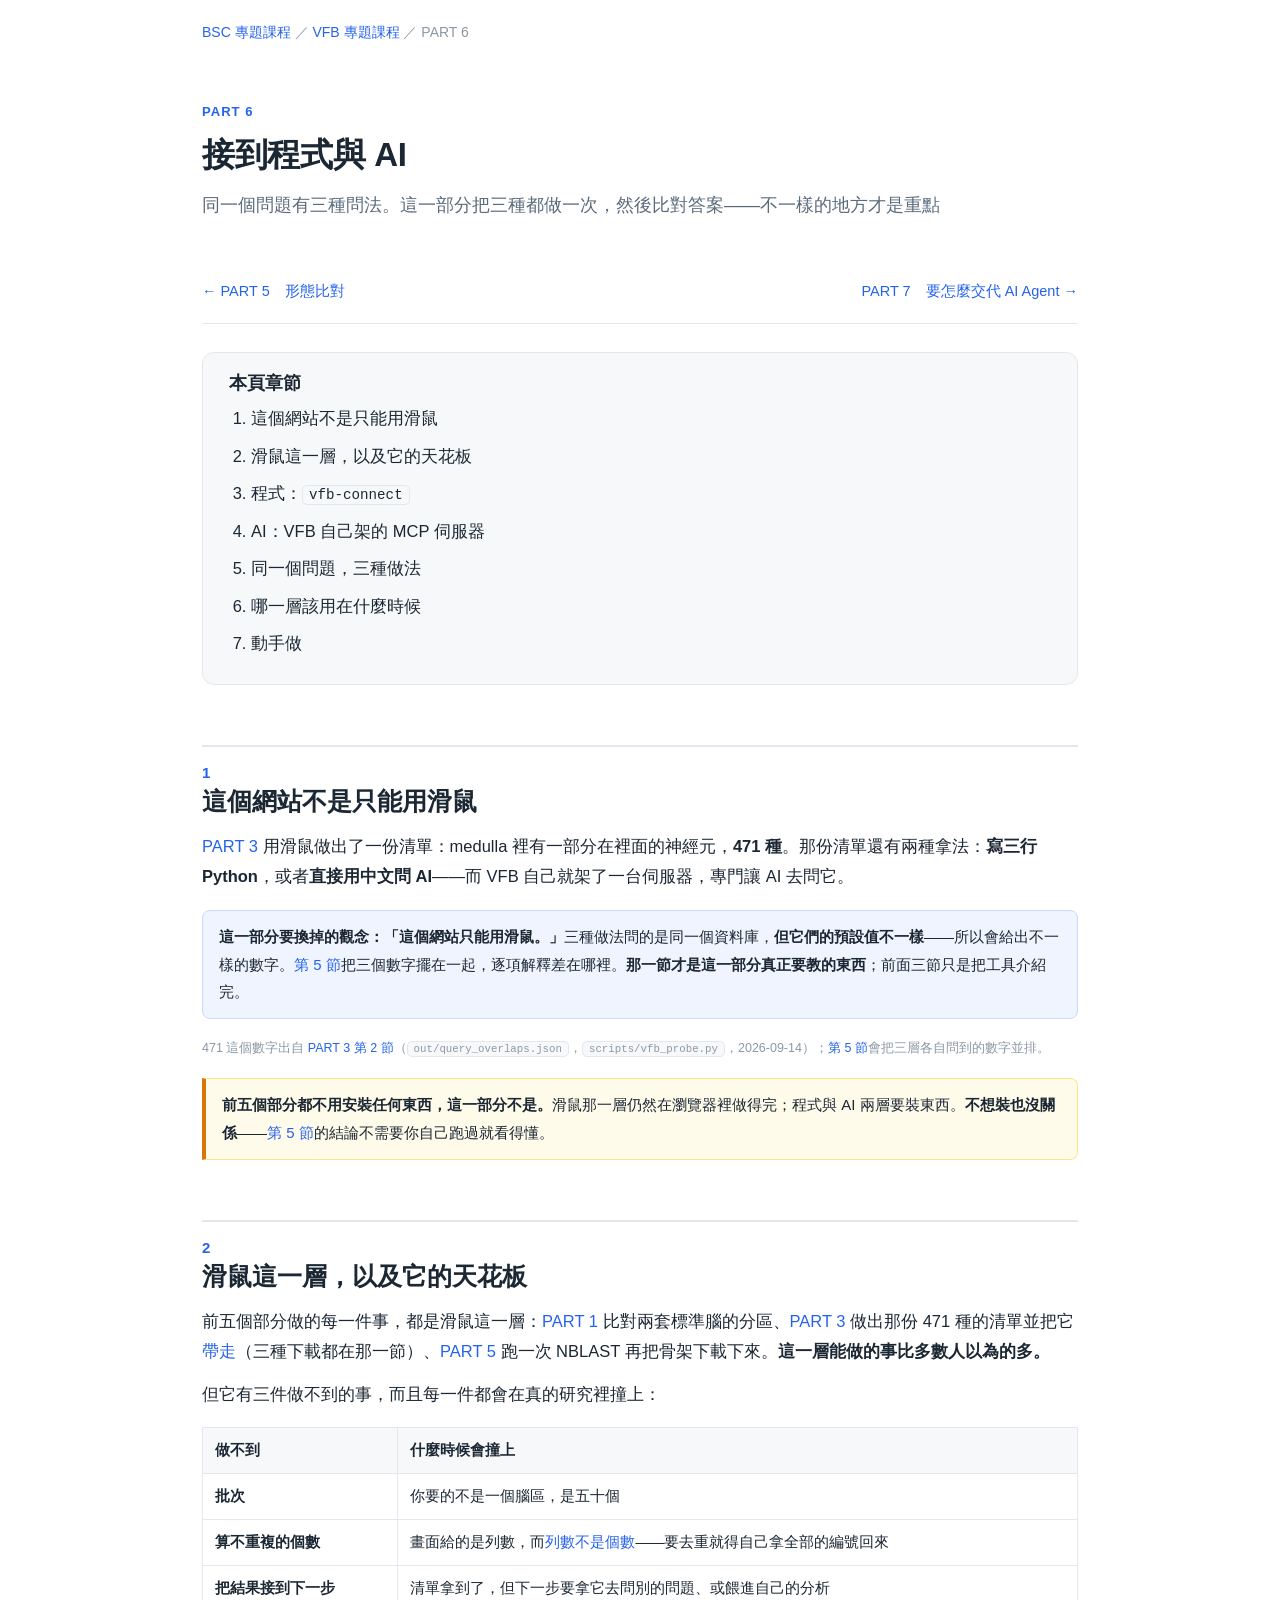
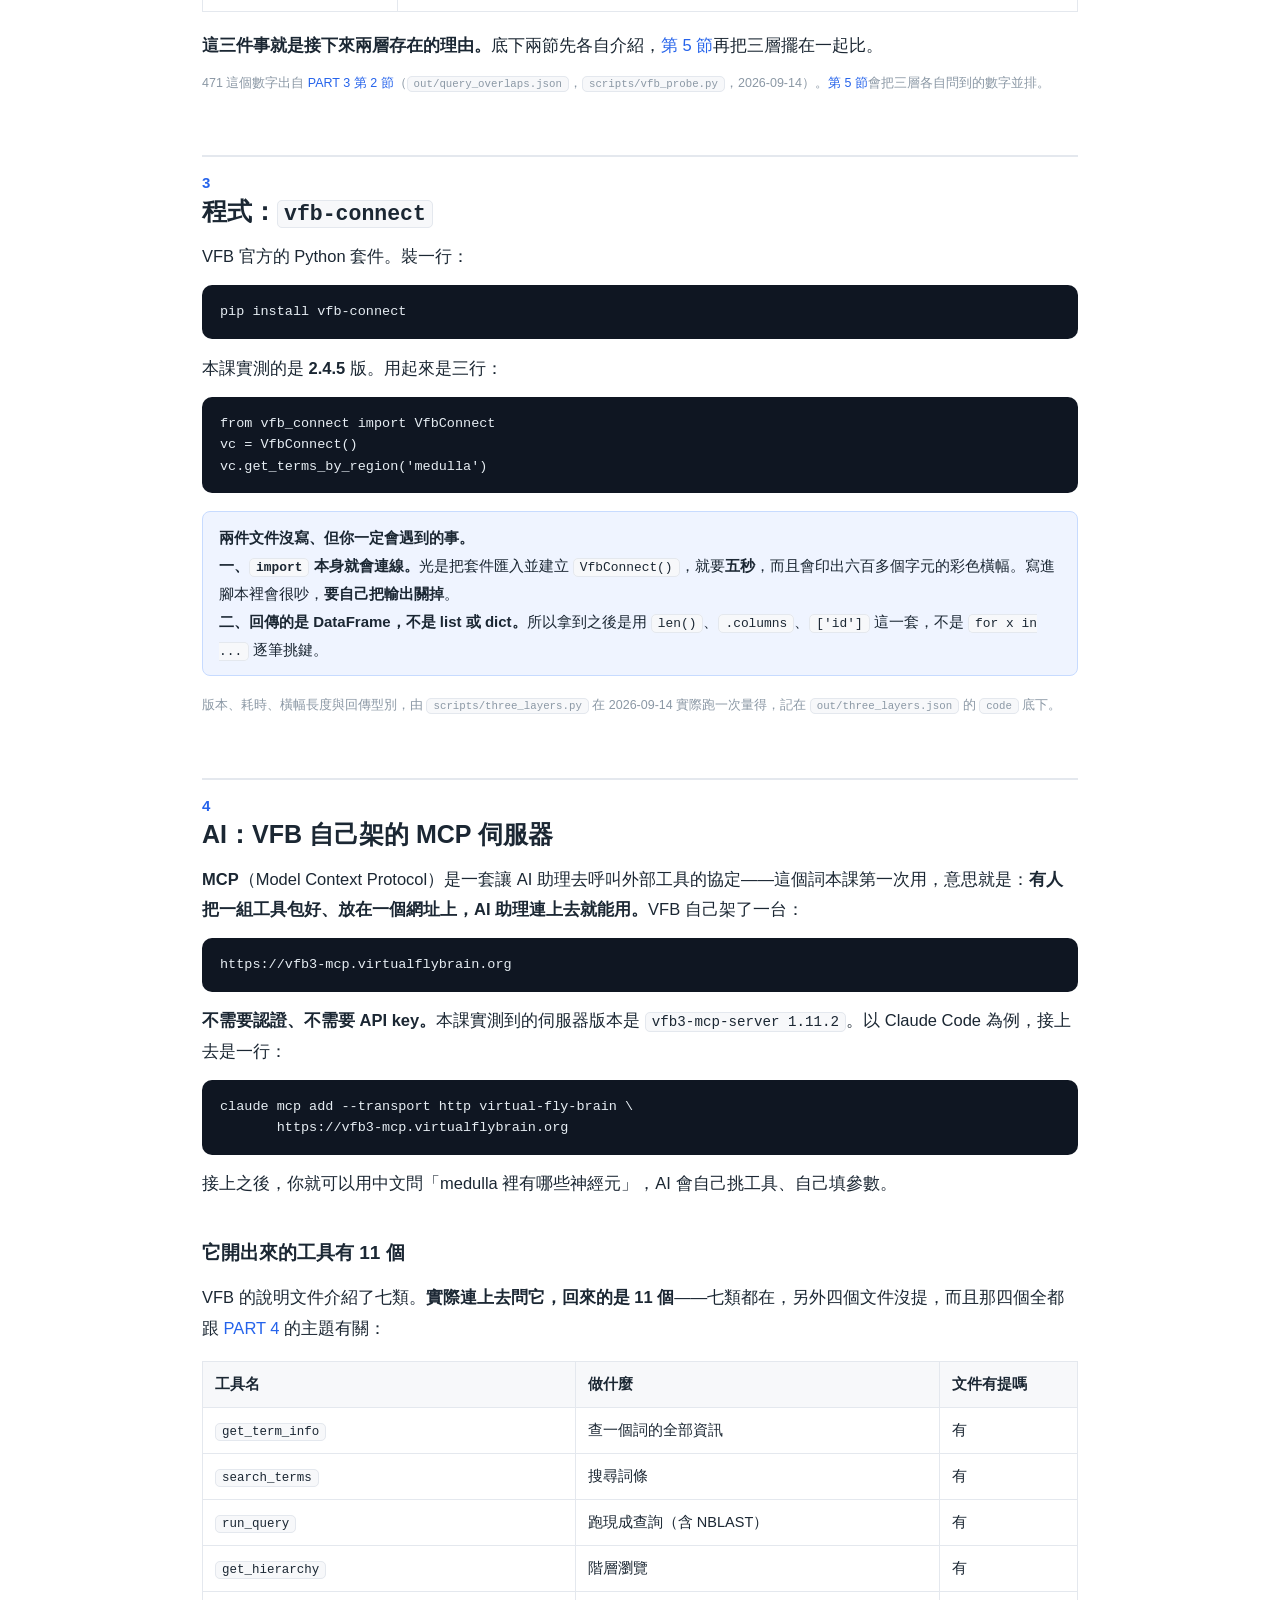
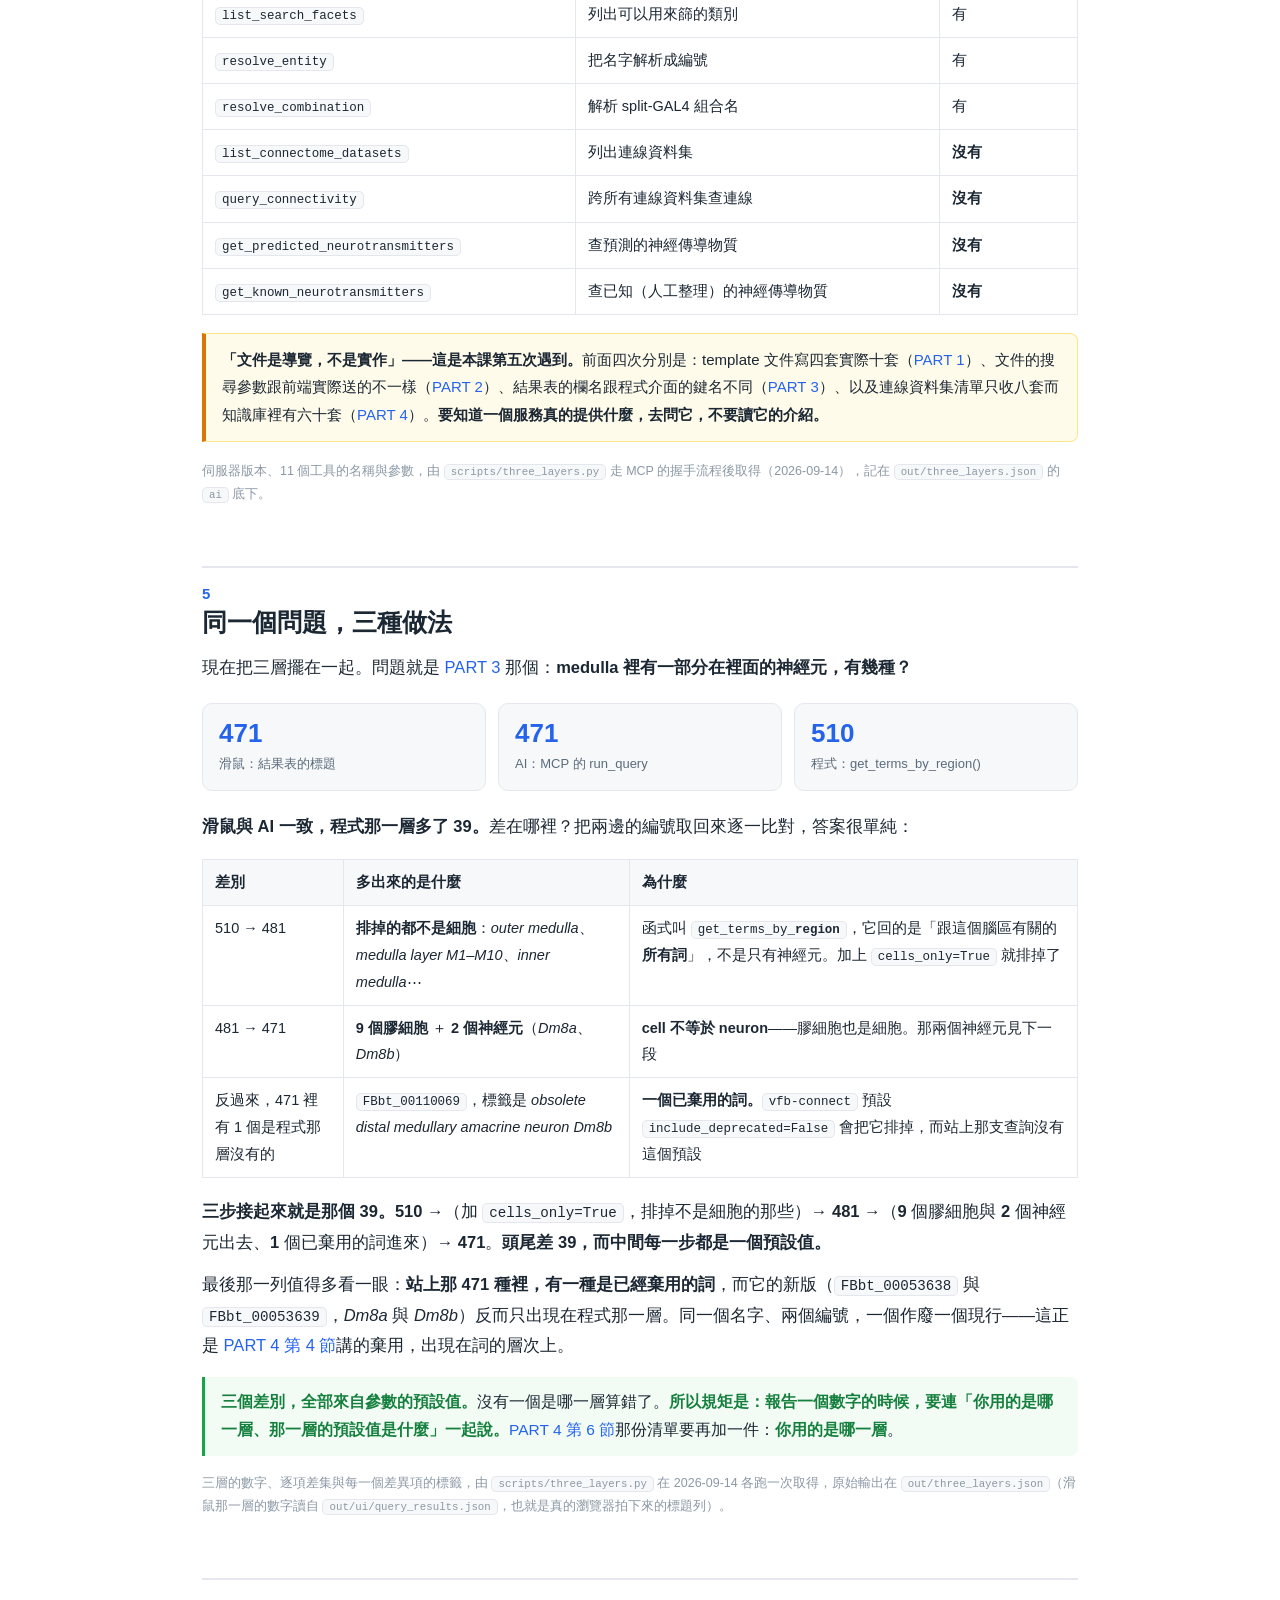
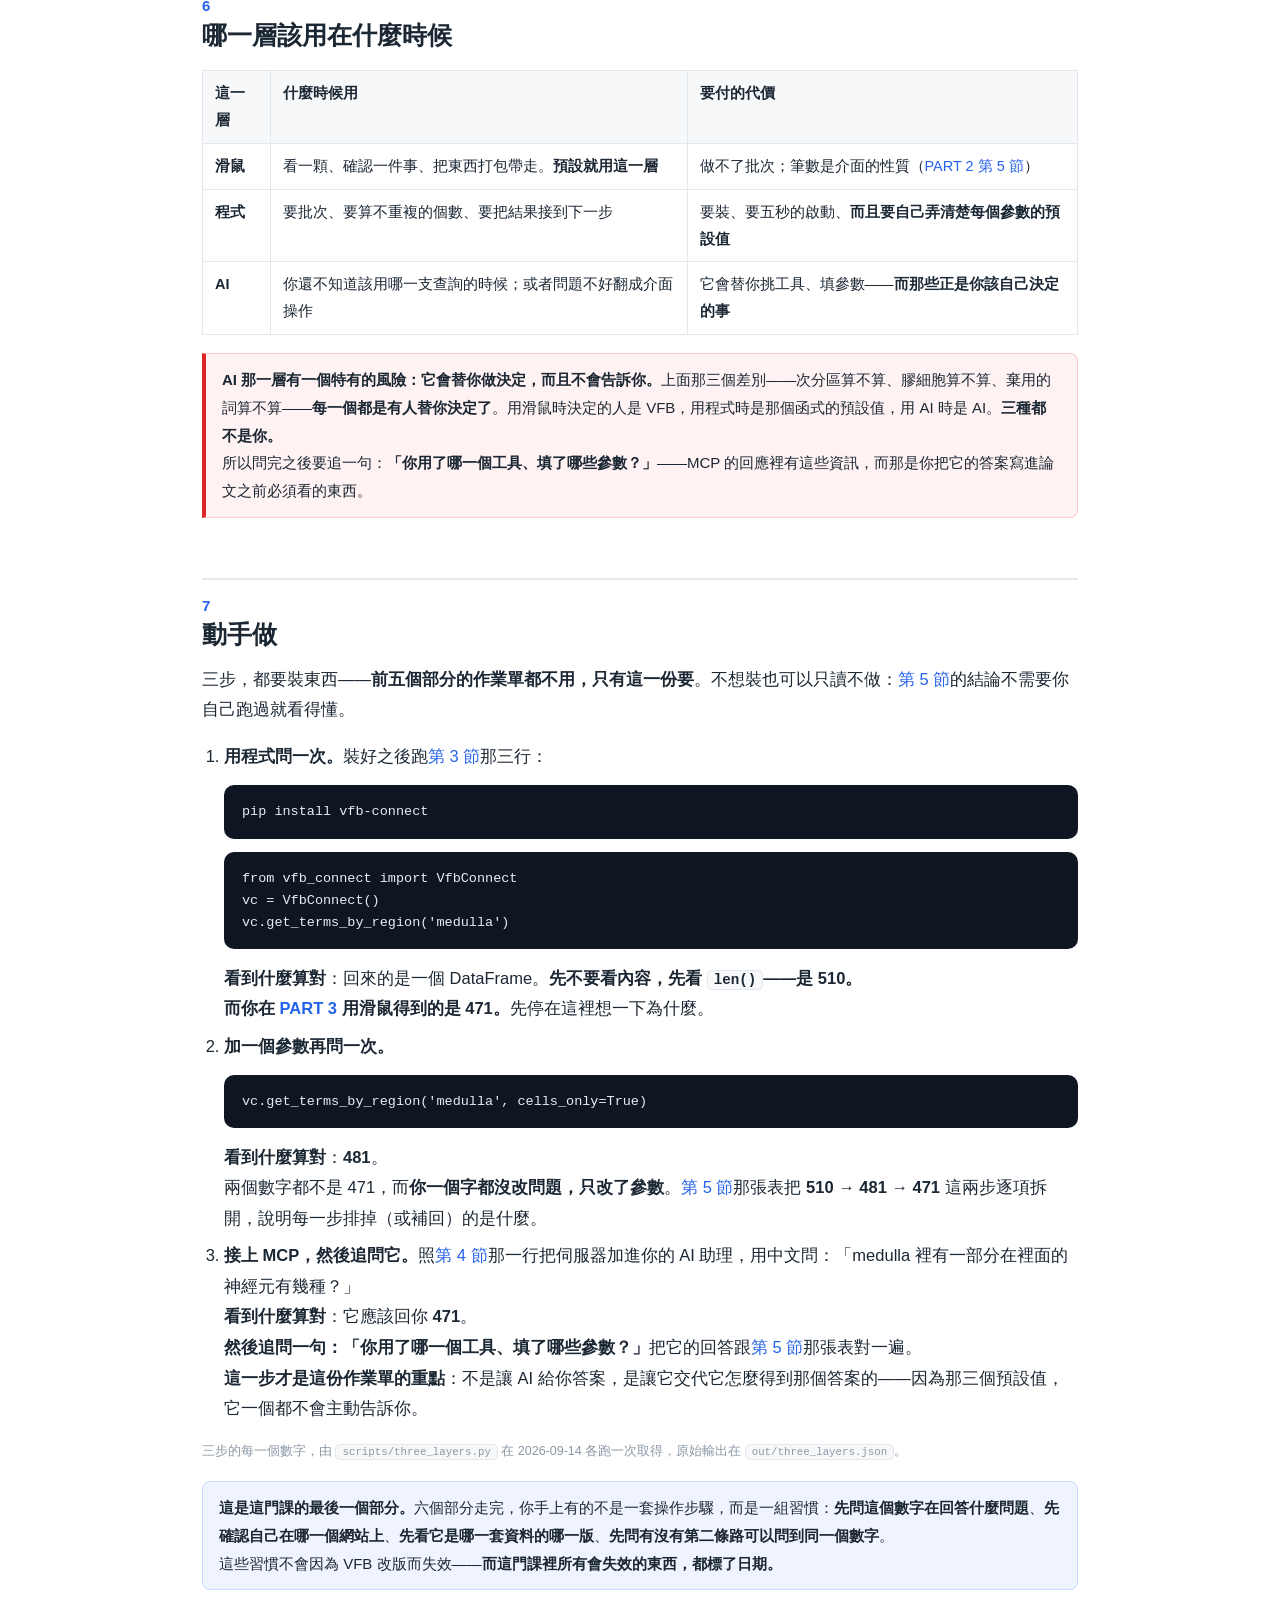
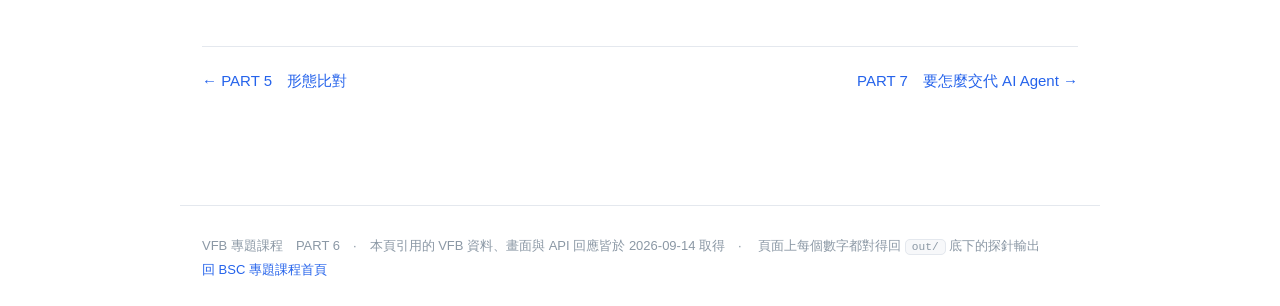
<file: part6-api.html>
<!doctype html>
<html lang="zh-Hant">
<head>
<meta charset="utf-8">
<meta name="viewport" content="width=device-width, initial-scale=1">
<title>PART 6 接到程式與 AI｜VFB 專題課程</title>
<link rel="stylesheet" href="assets/vfb.css">
</head>
<body>
<div class="crumb"><a href="https://marginli.github.io/bsc-topics/">BSC 專題課程</a> ／ <a href="index.html">VFB 專題課程</a> ／ PART 6</div>
<header class="hero">
  <p class="eyebrow">PART 6</p>
  <h1>接到程式與 AI</h1>
  <p class="subtitle">同一個問題有三種問法。這一部分把三種都做一次，然後比對答案——不一樣的地方才是重點</p>
</header>

<div class="wrap">

  <div class="pager top">
    <a href="part5-nblast.html">← PART 5　形態比對</a>
    <a href="part7-agent-prompts.html">PART 7　要怎麼交代 AI Agent →</a>
  </div>

  <nav class="toc">
    <h2>本頁章節</h2>
    <ol>
      <li><a href="#s1">這個網站不是只能用滑鼠</a></li>
      <li><a href="#s2">滑鼠這一層，以及它的天花板</a></li>
      <li><a href="#s3">程式：<code>vfb-connect</code></a></li>
      <li><a href="#s4">AI：VFB 自己架的 MCP 伺服器</a></li>
      <li><a href="#s5">同一個問題，三種做法</a></li>
      <li><a href="#s6">哪一層該用在什麼時候</a></li>
      <li><a href="#s7">動手做</a></li>
    </ol>
  </nav>

  <!-- ══════════════════════════════════════════════════════ -->
  <h2 id="s1"><span class="pt">1</span>這個網站不是只能用滑鼠</h2>

  <p><a href="part3-queries.html">PART 3</a> 用滑鼠做出了一份清單：medulla 裡有一部分在裡面的神經元，<b>471 種</b>。那份清單還有兩種拿法：<b>寫三行 Python</b>，或者<b>直接用中文問 AI</b>——而 VFB 自己就架了一台伺服器，專門讓 AI 去問它。</p>

  <div class="note">
    <b>這一部分要換掉的觀念：「這個網站只能用滑鼠。」</b>三種做法問的是同一個資料庫，<b>但它們的預設值不一樣</b>——所以會給出不一樣的數字。<a href="#s5">第 5 節</a>把三個數字擺在一起，逐項解釋差在哪裡。<b>那一節才是這一部分真正要教的東西</b>；前面三節只是把工具介紹完。
  </div>

  <p class="figsrc">471 這個數字出自 <a href="part3-queries.html#s2">PART 3 第 2 節</a>（<code>out/query_overlaps.json</code>，<code>scripts/vfb_probe.py</code>，2026-09-14）；<a href="#s5">第 5 節</a>會把三層各自問到的數字並排。</p>

  <div class="callout">
    <b>前五個部分都不用安裝任何東西，這一部分不是。</b>滑鼠那一層仍然在瀏覽器裡做得完；程式與 AI 兩層要裝東西。<b>不想裝也沒關係</b>——<a href="#s5">第 5 節</a>的結論不需要你自己跑過就看得懂。
  </div>

  <!-- ══════════════════════════════════════════════════════ -->
  <h2 id="s2"><span class="pt">2</span>滑鼠這一層，以及它的天花板</h2>

  <p>前五個部分做的每一件事，都是滑鼠這一層：<a href="part1-templates.html#s7">PART 1</a> 比對兩套標準腦的分區、<a href="part3-queries.html">PART 3</a> 做出那份 471 種的清單並把它<a href="part3-queries.html#s6">帶走</a>（三種下載都在那一節）、<a href="part5-nblast.html#s7">PART 5</a> 跑一次 NBLAST 再把骨架下載下來。<b>這一層能做的事比多數人以為的多。</b></p>

  <p>但它有三件做不到的事，而且每一件都會在真的研究裡撞上：</p>

  <div class="tblwrap">
  <table>
    <tr><th>做不到</th><th>什麼時候會撞上</th></tr>
    <tr><td><b>批次</b></td><td>你要的不是一個腦區，是五十個</td></tr>
    <tr><td><b>算不重複的個數</b></td><td>畫面給的是列數，而<a href="part2-names.html#s5">列數不是個數</a>——要去重就得自己拿全部的編號回來</td></tr>
    <tr><td><b>把結果接到下一步</b></td><td>清單拿到了，但下一步要拿它去問別的問題、或餵進自己的分析</td></tr>
  </table>
  </div>

  <p><b>這三件事就是接下來兩層存在的理由。</b>底下兩節先各自介紹，<a href="#s5">第 5 節</a>再把三層擺在一起比。</p>

  <p class="figsrc">471 這個數字出自 <a href="part3-queries.html#s2">PART 3 第 2 節</a>（<code>out/query_overlaps.json</code>，<code>scripts/vfb_probe.py</code>，2026-09-14）。<a href="#s5">第 5 節</a>會把三層各自問到的數字並排。</p>

  <h2 id="s3"><span class="pt">3</span>程式：<code>vfb-connect</code></h2>

  <p>VFB 官方的 Python 套件。裝一行：</p>

  <pre class="ext">pip install vfb-connect</pre>

  <p>本課實測的是 <b>2.4.5</b> 版。用起來是三行：</p>

  <pre class="ext">from vfb_connect import VfbConnect
vc = VfbConnect()
vc.get_terms_by_region('medulla')</pre>

  <div class="note">
    <b>兩件文件沒寫、但你一定會遇到的事。</b><br>
    <b>一、<code>import</code> 本身就會連線。</b>光是把套件匯入並建立 <code>VfbConnect()</code>，就要<b>五秒</b>，而且會印出六百多個字元的彩色橫幅。寫進腳本裡會很吵，<b>要自己把輸出關掉</b>。<br>
    <b>二、回傳的是 DataFrame，不是 list 或 dict。</b>所以拿到之後是用 <code>len()</code>、<code>.columns</code>、<code>['id']</code> 這一套，不是 <code>for x in ...</code> 逐筆挑鍵。
  </div>

  <p class="figsrc">版本、耗時、橫幅長度與回傳型別，由 <code>scripts/three_layers.py</code> 在 2026-09-14 實際跑一次量得，記在 <code>out/three_layers.json</code> 的 <code>code</code> 底下。</p>

  <!-- ══════════════════════════════════════════════════════ -->
  <h2 id="s4"><span class="pt">4</span>AI：VFB 自己架的 MCP 伺服器</h2>

  <p><b>MCP</b>（Model Context Protocol）是一套讓 AI 助理去呼叫外部工具的協定——這個詞本課第一次用，意思就是：<b>有人把一組工具包好、放在一個網址上，AI 助理連上去就能用。</b>VFB 自己架了一台：</p>

  <pre class="ext">https://vfb3-mcp.virtualflybrain.org</pre>

  <p><b>不需要認證、不需要 API key。</b>本課實測到的伺服器版本是 <code>vfb3-mcp-server 1.11.2</code>。以 Claude Code 為例，接上去是一行：</p>

  <pre class="ext">claude mcp add --transport http virtual-fly-brain \
       https://vfb3-mcp.virtualflybrain.org</pre>

  <p>接上之後，你就可以用中文問「medulla 裡有哪些神經元」，AI 會自己挑工具、自己填參數。</p>

  <h3>它開出來的工具有 11 個</h3>

  <p>VFB 的說明文件介紹了七類。<b>實際連上去問它，回來的是 11 個</b>——七類都在，另外四個文件沒提，而且那四個全都跟 <a href="part4-connectomes.html">PART 4</a> 的主題有關：</p>

  <div class="tblwrap">
  <table>
    <tr><th>工具名</th><th>做什麼</th><th>文件有提嗎</th></tr>
    <tr><td><code>get_term_info</code></td><td>查一個詞的全部資訊</td><td>有</td></tr>
    <tr><td><code>search_terms</code></td><td>搜尋詞條</td><td>有</td></tr>
    <tr><td><code>run_query</code></td><td>跑現成查詢（含 NBLAST）</td><td>有</td></tr>
    <tr><td><code>get_hierarchy</code></td><td>階層瀏覽</td><td>有</td></tr>
    <tr><td><code>list_search_facets</code></td><td>列出可以用來篩的類別</td><td>有</td></tr>
    <tr><td><code>resolve_entity</code></td><td>把名字解析成編號</td><td>有</td></tr>
    <tr><td><code>resolve_combination</code></td><td>解析 split-GAL4 組合名</td><td>有</td></tr>
    <tr><td><code>list_connectome_datasets</code></td><td>列出連線資料集</td><td><b>沒有</b></td></tr>
    <tr><td><code>query_connectivity</code></td><td>跨所有連線資料集查連線</td><td><b>沒有</b></td></tr>
    <tr><td><code>get_predicted_neurotransmitters</code></td><td>查預測的神經傳導物質</td><td><b>沒有</b></td></tr>
    <tr><td><code>get_known_neurotransmitters</code></td><td>查已知（人工整理）的神經傳導物質</td><td><b>沒有</b></td></tr>
  </table>
  </div>

  <div class="callout">
    <b>「文件是導覽，不是實作」——這是本課第五次遇到。</b>前面四次分別是：template 文件寫四套實際十套（<a href="part1-templates.html#s3">PART 1</a>）、文件的搜尋參數跟前端實際送的不一樣（<a href="part2-names.html#s5">PART 2</a>）、結果表的欄名跟程式介面的鍵名不同（<a href="part3-queries.html#s3">PART 3</a>）、以及連線資料集清單只收八套而知識庫裡有六十套（<a href="part4-connectomes.html#s2">PART 4</a>）。<b>要知道一個服務真的提供什麼，去問它，不要讀它的介紹。</b>
  </div>

  <p class="figsrc">伺服器版本、11 個工具的名稱與參數，由 <code>scripts/three_layers.py</code> 走 MCP 的握手流程後取得（2026-09-14），記在 <code>out/three_layers.json</code> 的 <code>ai</code> 底下。</p>

  <!-- ══════════════════════════════════════════════════════ -->
  <h2 id="s5"><span class="pt">5</span>同一個問題，三種做法</h2>

  <p>現在把三層擺在一起。問題就是 <a href="part3-queries.html">PART 3</a> 那個：<b>medulla 裡有一部分在裡面的神經元，有幾種？</b></p>

  <div class="statgrid">
    <div class="stat"><div class="v">471</div><div class="k">滑鼠：結果表的標題</div></div>
    <div class="stat"><div class="v">471</div><div class="k">AI：MCP 的 run_query</div></div>
    <div class="stat"><div class="v">510</div><div class="k">程式：get_terms_by_region()</div></div>
  </div>

  <p><b>滑鼠與 AI 一致，程式那一層多了 39。</b>差在哪裡？把兩邊的編號取回來逐一比對，答案很單純：</p>

  <div class="tblwrap">
  <table>
    <tr><th>差別</th><th>多出來的是什麼</th><th>為什麼</th></tr>
    <tr><td>510 → 481</td><td><b>排掉的都不是細胞</b>：<i>outer medulla</i>、<i>medulla layer M1</i>–<i>M10</i>、<i>inner medulla</i>⋯</td><td>函式叫 <code>get_terms_by_<b>region</b></code>，它回的是「跟這個腦區有關的<b>所有詞</b>」，不是只有神經元。加上 <code>cells_only=True</code> 就排掉了</td></tr>
    <tr><td>481 → 471</td><td><b>9 個膠細胞</b> ＋ <b>2 個神經元</b>（<i>Dm8a</i>、<i>Dm8b</i>）</td><td><b>cell 不等於 neuron</b>——膠細胞也是細胞。那兩個神經元見下一段</td></tr>
    <tr><td>反過來，471 裡有 1 個是程式那層沒有的</td><td><code>FBbt_00110069</code>，標籤是 <i>obsolete distal medullary amacrine neuron Dm8b</i></td><td><b>一個已棄用的詞。</b><code>vfb-connect</code> 預設 <code>include_deprecated=False</code> 會把它排掉，而站上那支查詢沒有這個預設</td></tr>
  </table>
  </div>

  <p><b>三步接起來就是那個 39。</b><b>510</b> →（加 <code>cells_only=True</code>，排掉不是細胞的那些）→ <b>481</b> →（<b>9</b> 個膠細胞與 <b>2</b> 個神經元出去、<b>1</b> 個已棄用的詞進來）→ <b>471</b>。<b>頭尾差 39，而中間每一步都是一個預設值。</b></p>

  <p>最後那一列值得多看一眼：<b>站上那 471 種裡，有一種是已經棄用的詞</b>，而它的新版（<code>FBbt_00053638</code> 與 <code>FBbt_00053639</code>，<i>Dm8a</i> 與 <i>Dm8b</i>）反而只出現在程式那一層。同一個名字、兩個編號，一個作廢一個現行——這正是 <a href="part4-connectomes.html#s4">PART 4 第 4 節</a>講的棄用，出現在詞的層次上。</p>

  <div class="plain">
    <b>三個差別，全部來自參數的預設值。</b>沒有一個是哪一層算錯了。<b>所以規矩是：報告一個數字的時候，要連「你用的是哪一層、那一層的預設值是什麼」一起說。</b><a href="part4-connectomes.html#s6">PART 4 第 6 節</a>那份清單要再加一件：<b>你用的是哪一層</b>。
  </div>

  <p class="figsrc">三層的數字、逐項差集與每一個差異項的標籤，由 <code>scripts/three_layers.py</code> 在 2026-09-14 各跑一次取得，原始輸出在 <code>out/three_layers.json</code>（滑鼠那一層的數字讀自 <code>out/ui/query_results.json</code>，也就是真的瀏覽器拍下來的標題列）。</p>

  <!-- ══════════════════════════════════════════════════════ -->
  <h2 id="s6"><span class="pt">6</span>哪一層該用在什麼時候</h2>

  <div class="tblwrap">
  <table>
    <tr><th>這一層</th><th>什麼時候用</th><th>要付的代價</th></tr>
    <tr><td><b>滑鼠</b></td><td>看一顆、確認一件事、把東西打包帶走。<b>預設就用這一層</b></td><td>做不了批次；筆數是介面的性質（<a href="part2-names.html#s5">PART 2 第 5 節</a>）</td></tr>
    <tr><td><b>程式</b></td><td>要批次、要算不重複的個數、要把結果接到下一步</td><td>要裝、要五秒的啟動、<b>而且要自己弄清楚每個參數的預設值</b></td></tr>
    <tr><td><b>AI</b></td><td>你還不知道該用哪一支查詢的時候；或者問題不好翻成介面操作</td><td>它會替你挑工具、填參數——<b>而那些正是你該自己決定的事</b></td></tr>
  </table>
  </div>

  <div class="danger">
    <b>AI 那一層有一個特有的風險：它會替你做決定，而且不會告訴你。</b>上面那三個差別——次分區算不算、膠細胞算不算、棄用的詞算不算——<b>每一個都是有人替你決定了</b>。用滑鼠時決定的人是 VFB，用程式時是那個函式的預設值，用 AI 時是 AI。<b>三種都不是你。</b><br>所以問完之後要追一句：<b>「你用了哪一個工具、填了哪些參數？」</b>——MCP 的回應裡有這些資訊，而那是你把它的答案寫進論文之前必須看的東西。
  </div>

  <!-- ══════════════════════════════════════════════════════ -->
  <h2 id="s7"><span class="pt">7</span>動手做</h2>

  <p>三步，都要裝東西——<b>前五個部分的作業單都不用，只有這一份要</b>。不想裝也可以只讀不做：<a href="#s5">第 5 節</a>的結論不需要你自己跑過就看得懂。</p>

  <ol>
    <li><b>用程式問一次。</b>裝好之後跑<a href="#s3">第 3 節</a>那三行：
      <pre class="ext">pip install vfb-connect</pre>
      <pre class="ext">from vfb_connect import VfbConnect
vc = VfbConnect()
vc.get_terms_by_region('medulla')</pre>
      <b>看到什麼算對</b>：回來的是一個 DataFrame。<b>先不要看內容，先看 <code>len()</code>——是 510。</b><br>
      <b>而你在 <a href="part3-queries.html">PART 3</a> 用滑鼠得到的是 471。</b>先停在這裡想一下為什麼。</li>

    <li><b>加一個參數再問一次。</b><pre class="ext">vc.get_terms_by_region('medulla', cells_only=True)</pre>
      <b>看到什麼算對</b>：<b>481</b>。<br>兩個數字都不是 471，而<b>你一個字都沒改問題，只改了參數</b>。<a href="#s5">第 5 節</a>那張表把 <b>510 → 481 → 471</b> 這兩步逐項拆開，說明每一步排掉（或補回）的是什麼。</li>

    <li><b>接上 MCP，然後追問它。</b>照<a href="#s4">第 4 節</a>那一行把伺服器加進你的 AI 助理，用中文問：「medulla 裡有一部分在裡面的神經元有幾種？」<br><b>看到什麼算對</b>：它應該回你 <b>471</b>。<br><b>然後追問一句：「你用了哪一個工具、填了哪些參數？」</b>把它的回答跟<a href="#s5">第 5 節</a>那張表對一遍。<br><b>這一步才是這份作業單的重點</b>：不是讓 AI 給你答案，是讓它交代它怎麼得到那個答案的——因為那三個預設值，它一個都不會主動告訴你。</li>
  </ol>

  <p class="figsrc">三步的每一個數字，由 <code>scripts/three_layers.py</code> 在 2026-09-14 各跑一次取得，原始輸出在 <code>out/three_layers.json</code>。</p>

  <div class="note">
    <b>這是這門課的最後一個部分。</b>六個部分走完，你手上有的不是一套操作步驟，而是一組習慣：<b>先問這個數字在回答什麼問題</b>、<b>先確認自己在哪一個網站上</b>、<b>先看它是哪一套資料的哪一版</b>、<b>先問有沒有第二條路可以問到同一個數字</b>。<br>這些習慣不會因為 VFB 改版而失效——<b>而這門課裡所有會失效的東西，都標了日期。</b>
  </div>

  <div class="pager">
    <a href="part5-nblast.html">← PART 5　形態比對</a>
    <a href="part7-agent-prompts.html">PART 7　要怎麼交代 AI Agent →</a>
  </div>
</div>

<div class="foot">
  VFB 專題課程　PART 6　·　本頁引用的 VFB 資料、畫面與 API 回應皆於 2026-09-14 取得　·　
  頁面上每個數字都對得回 <code>out/</code> 底下的探針輸出<br>
  <a href="https://marginli.github.io/bsc-topics/">回 BSC 專題課程首頁</a></div>
</body>
</html>
</file>
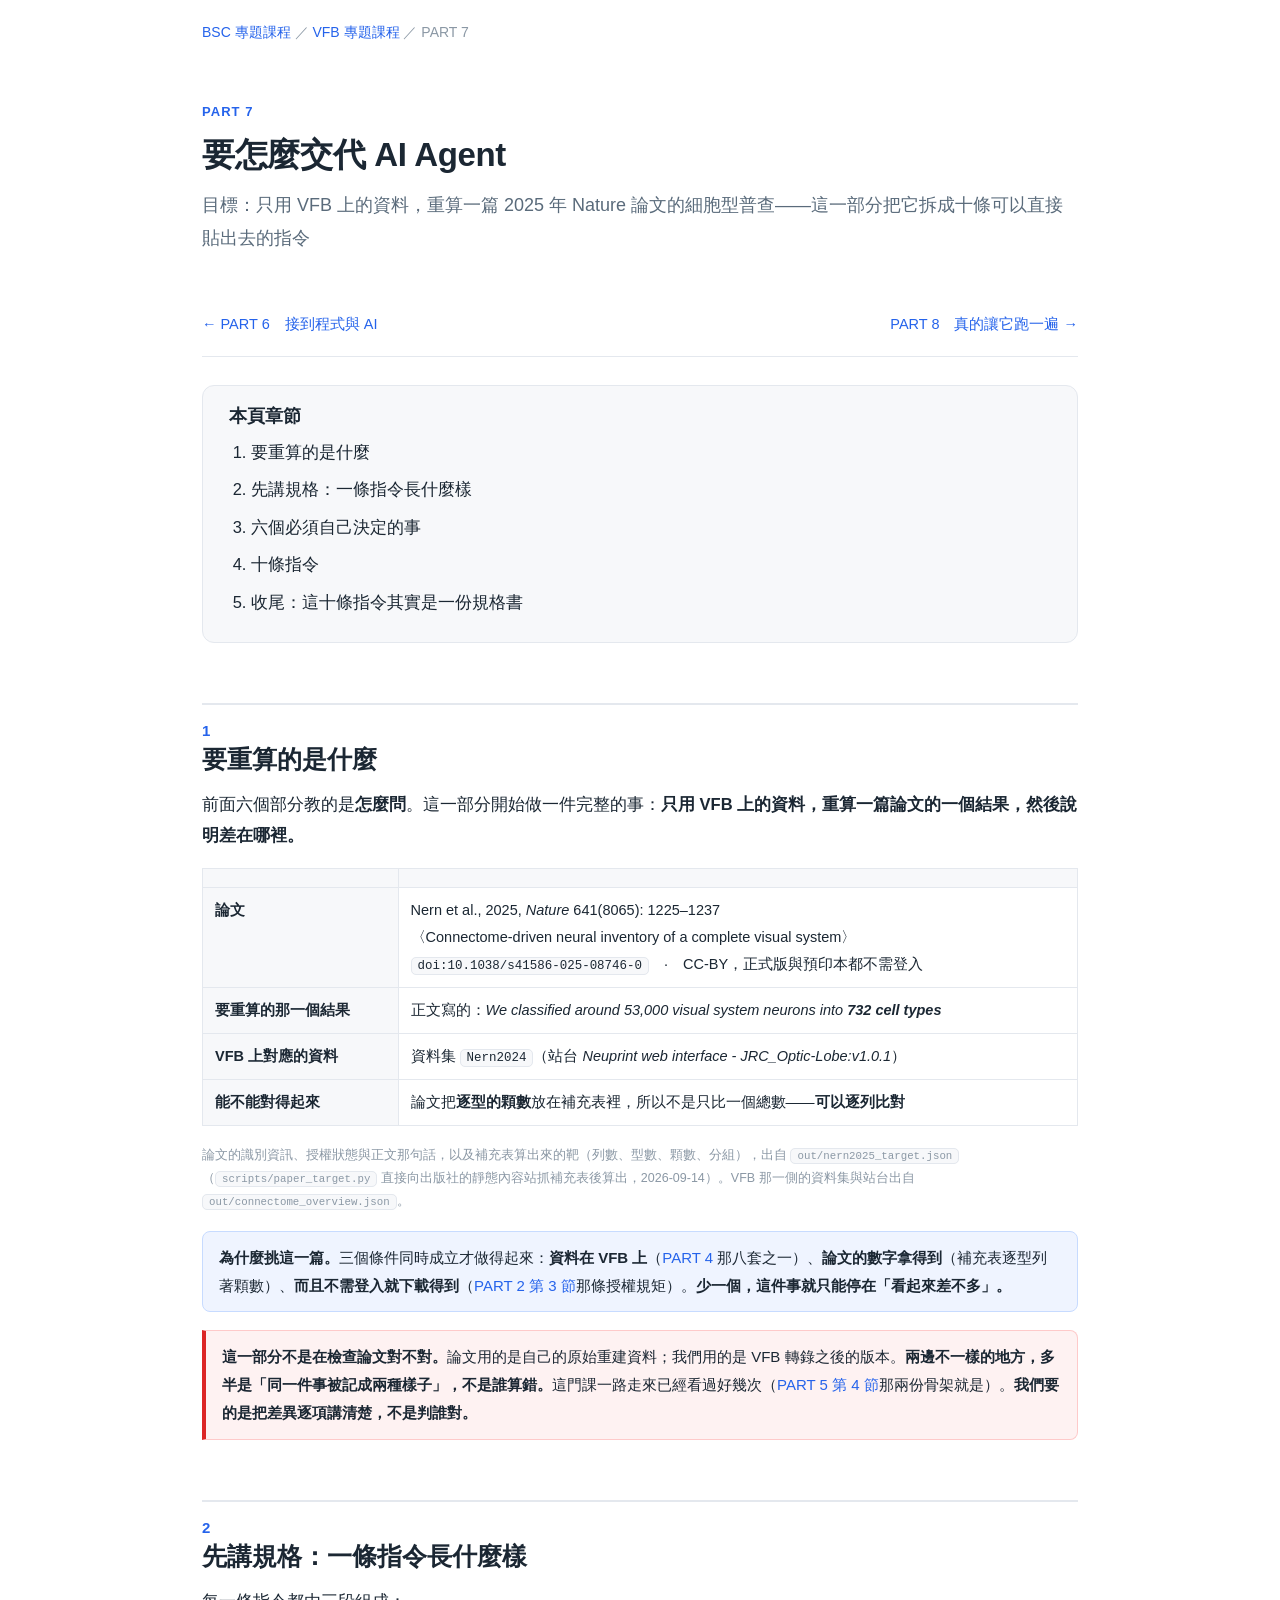
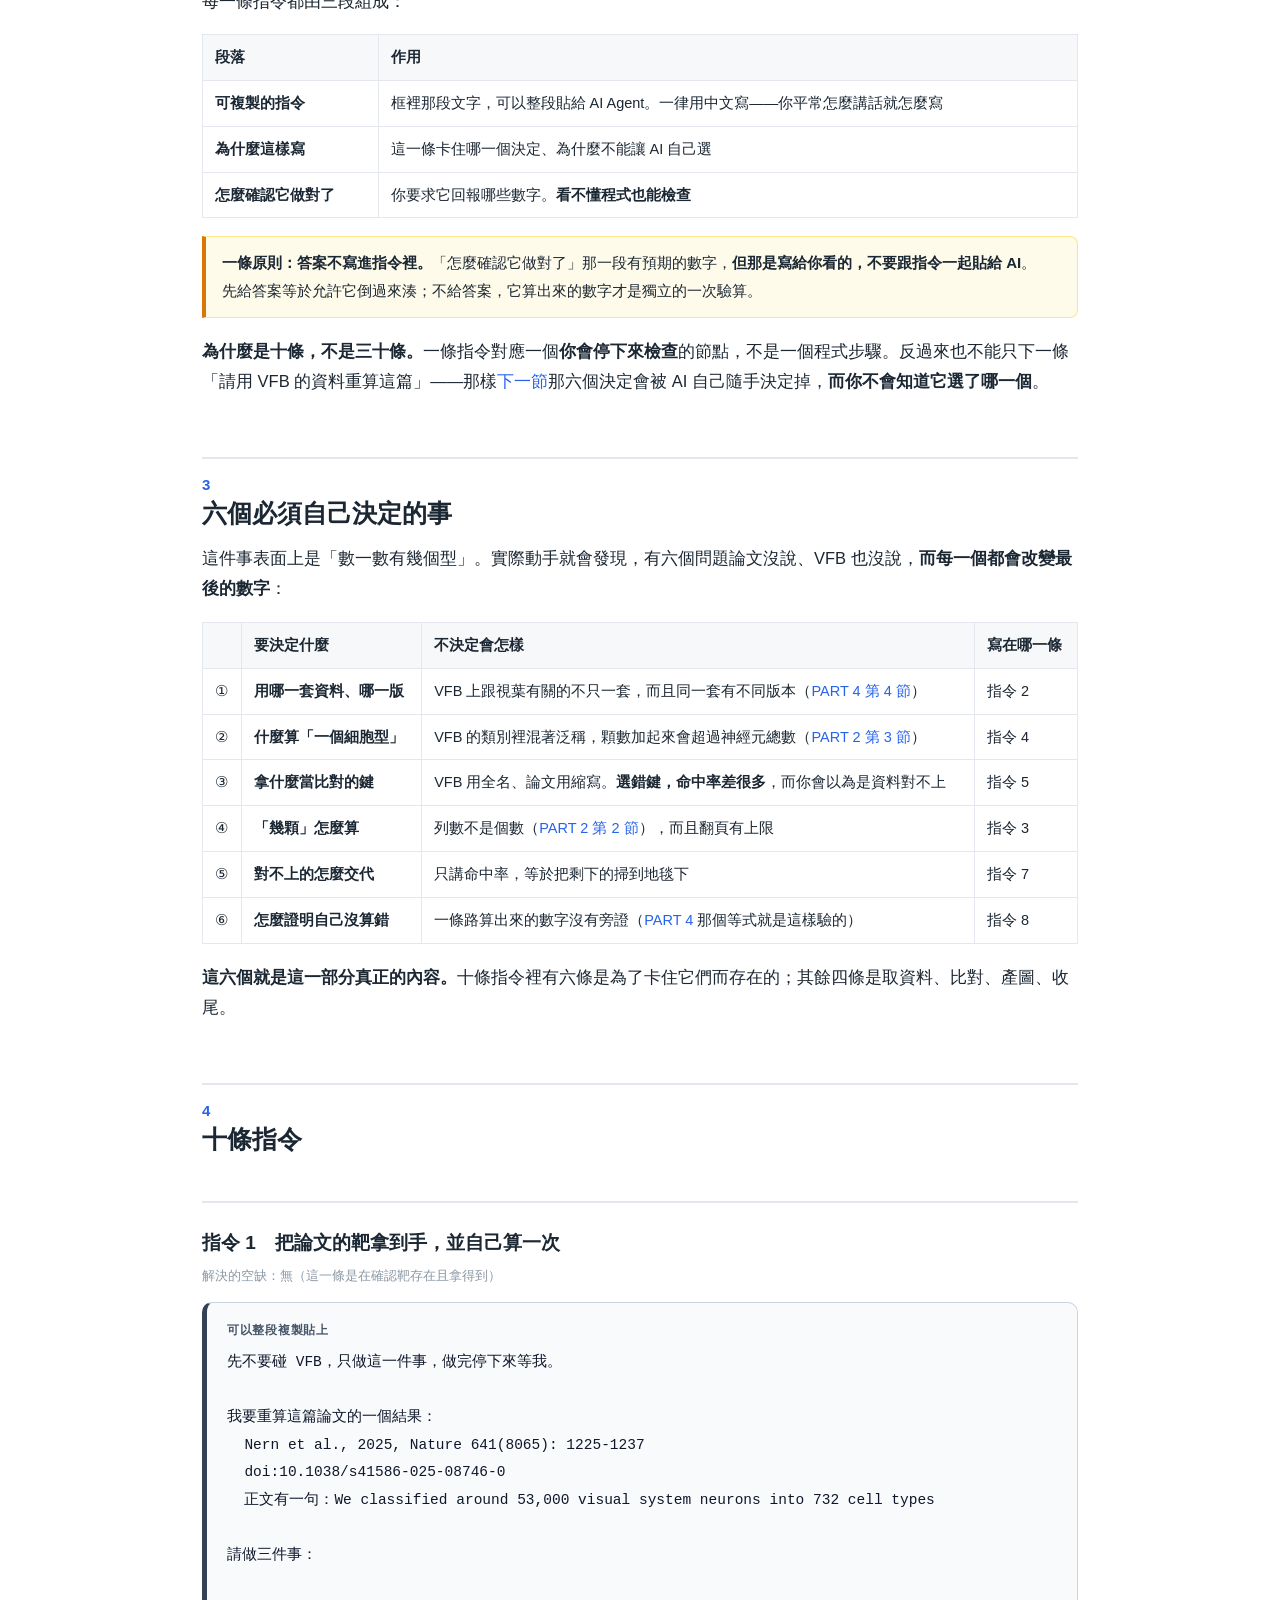
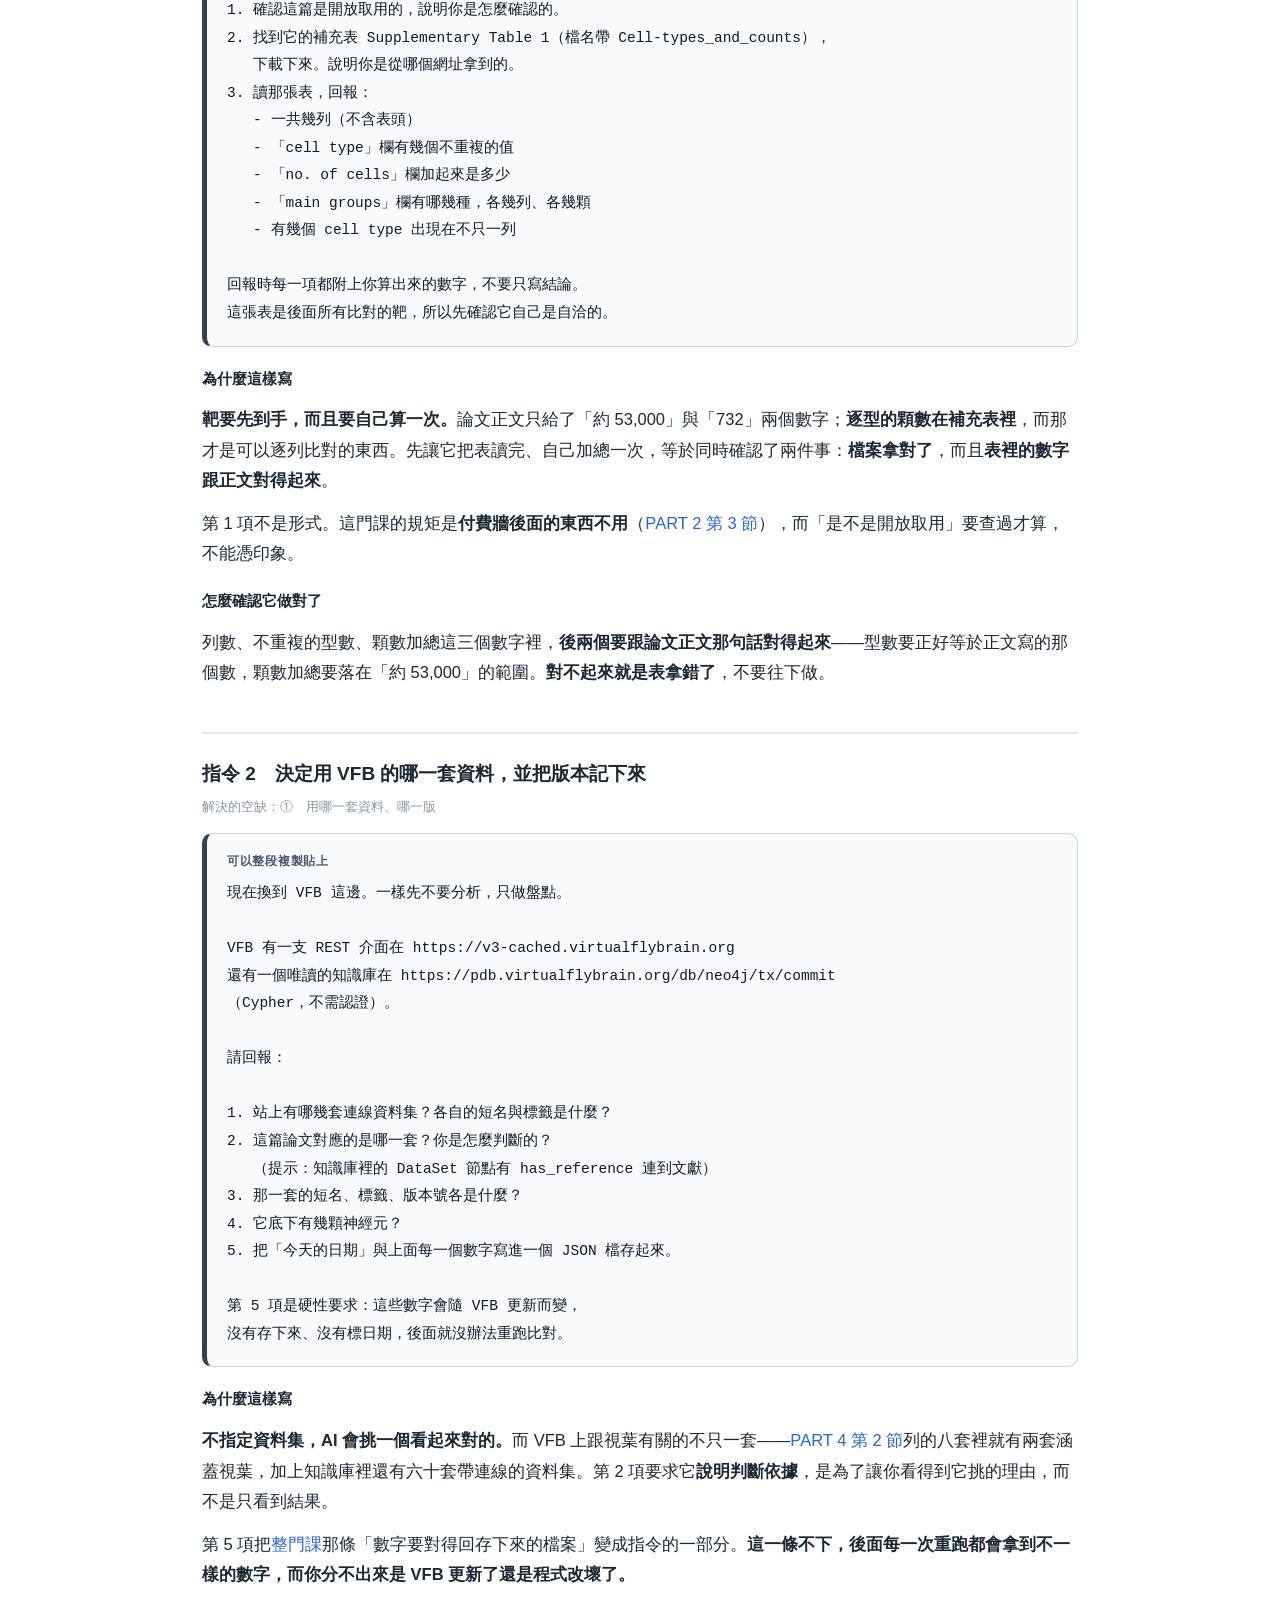
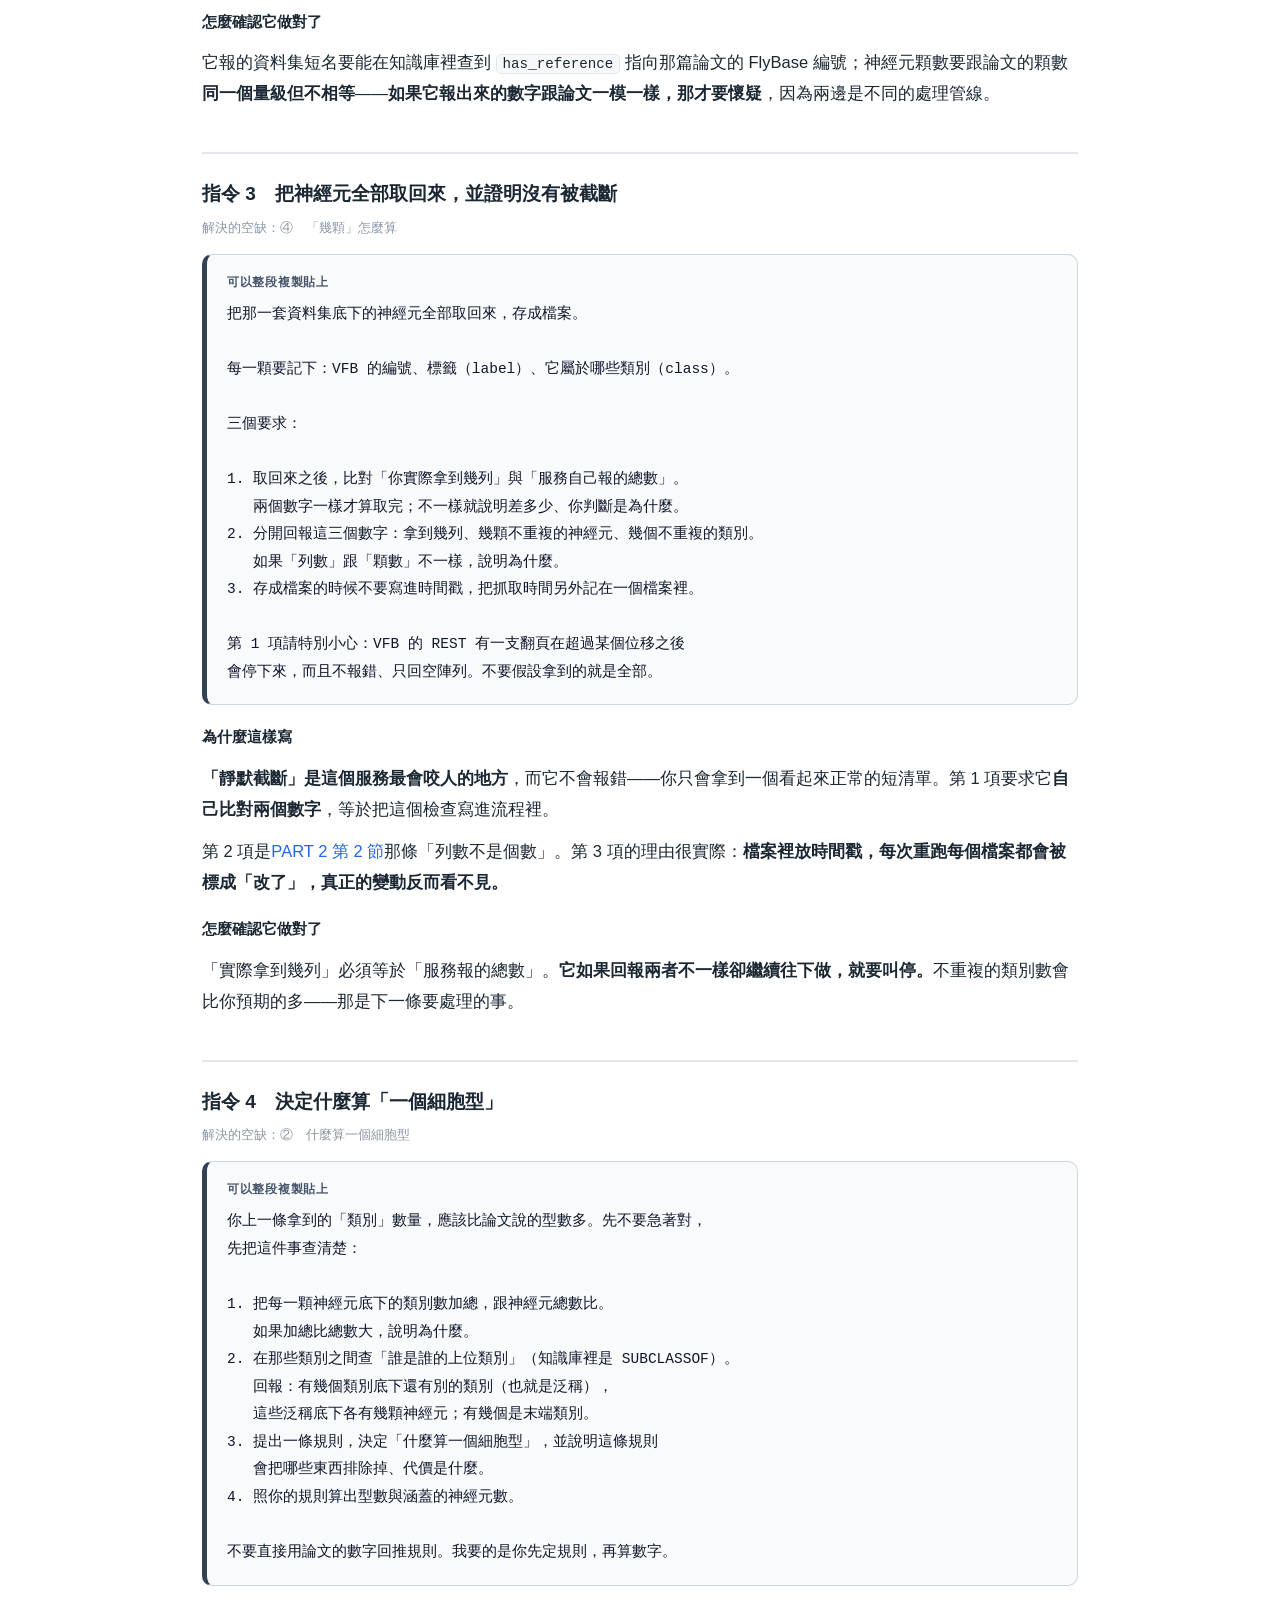
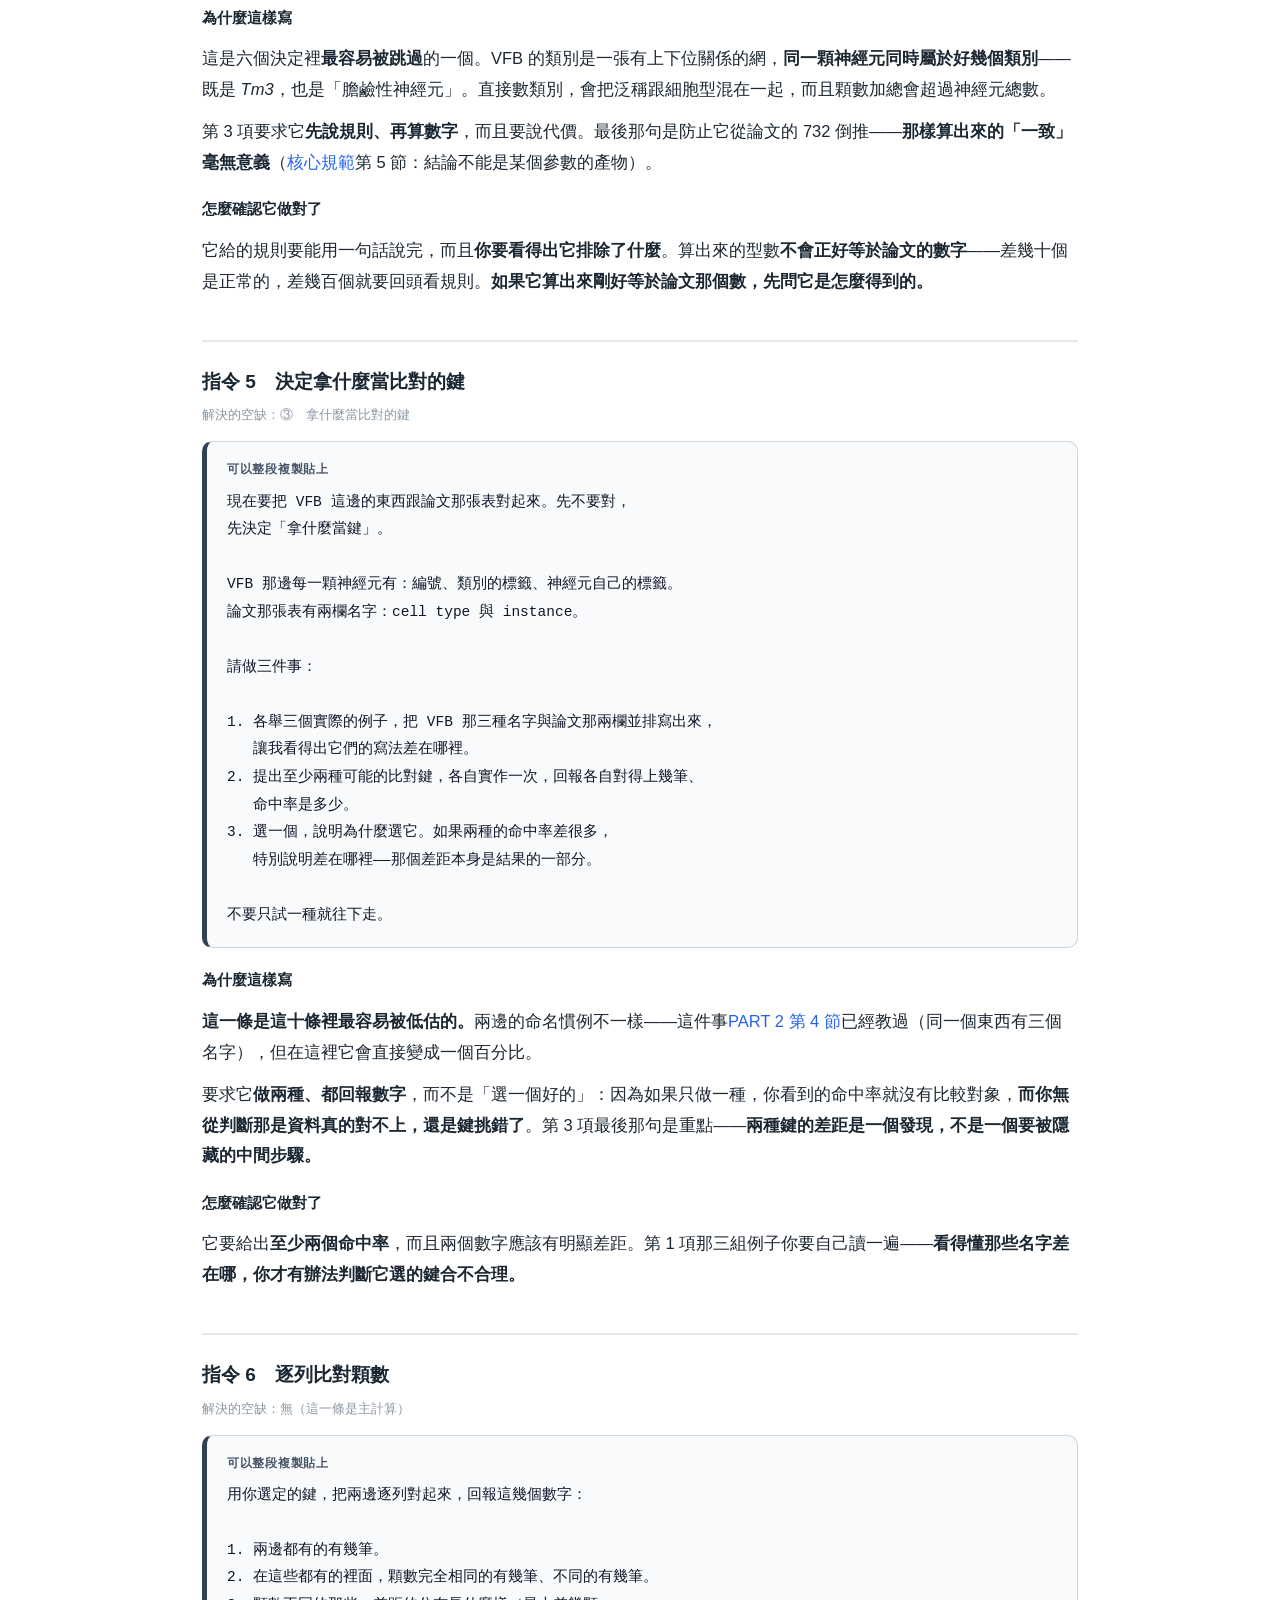
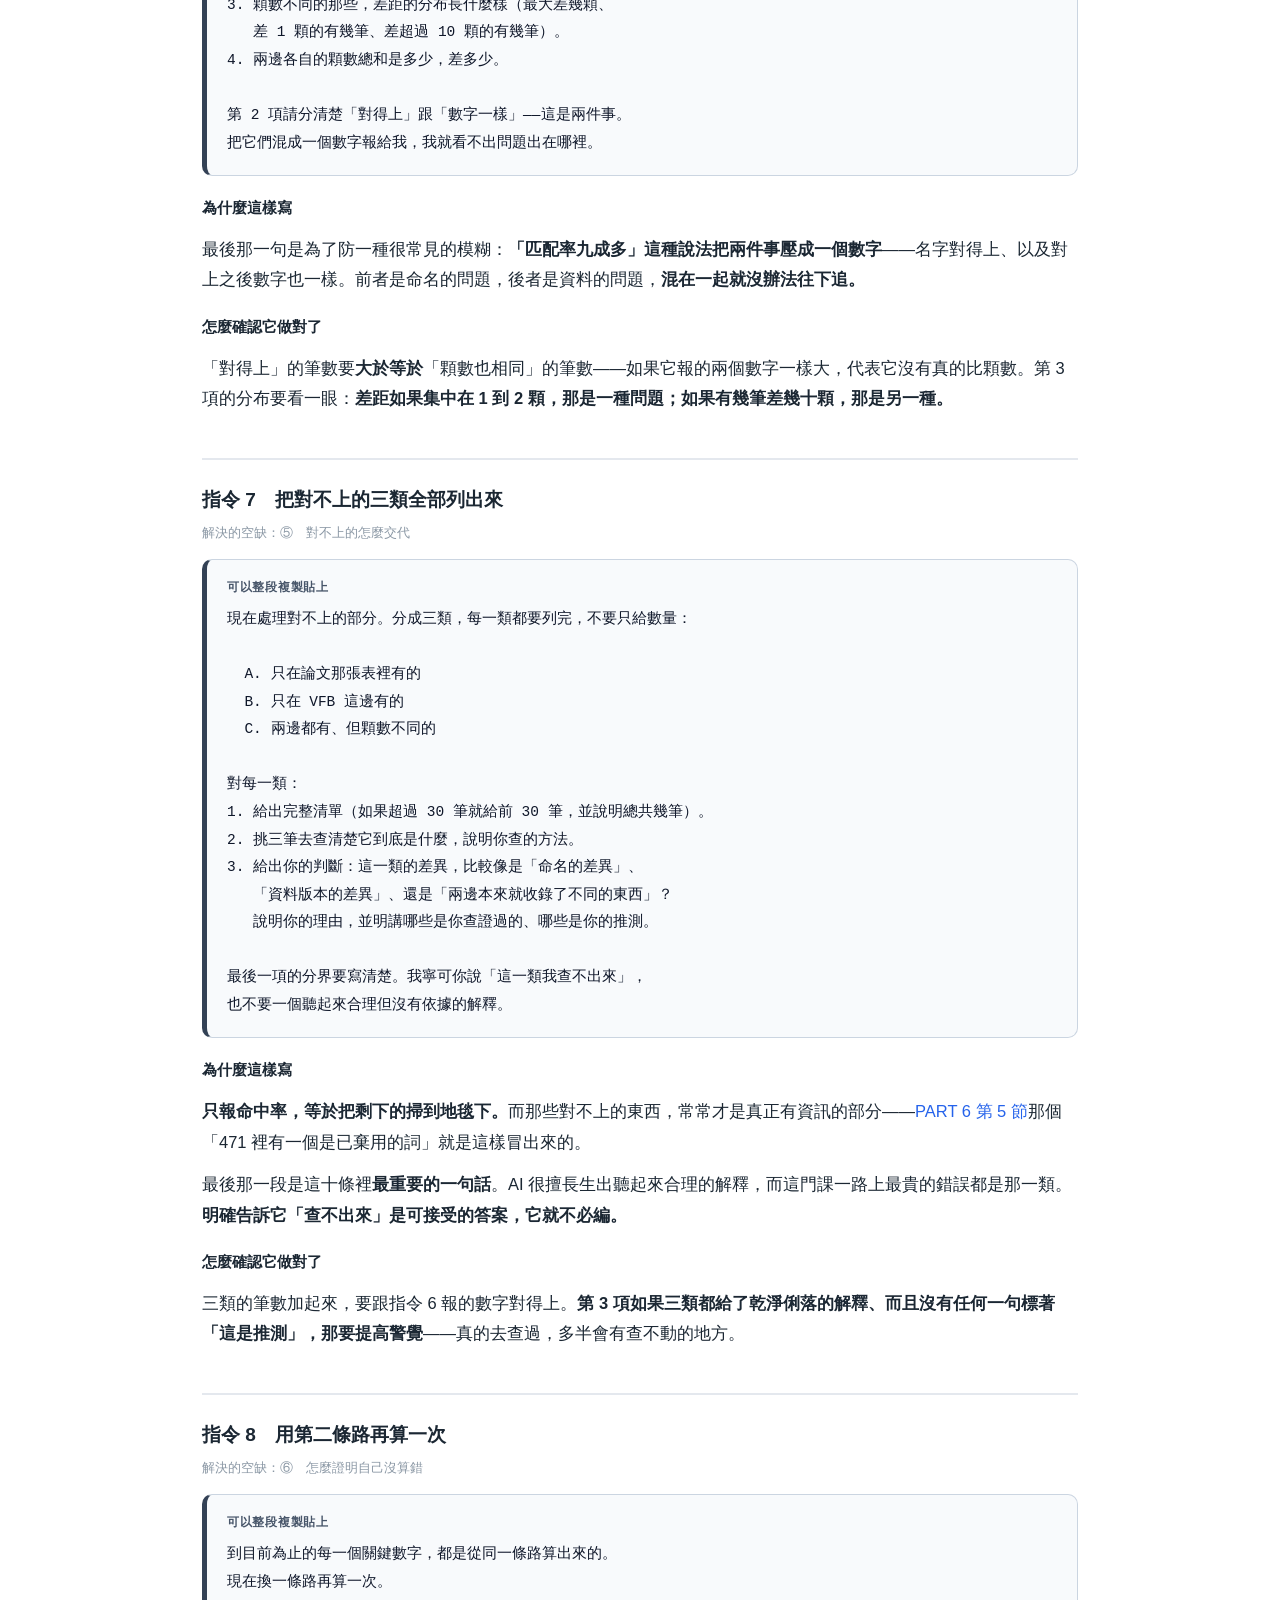
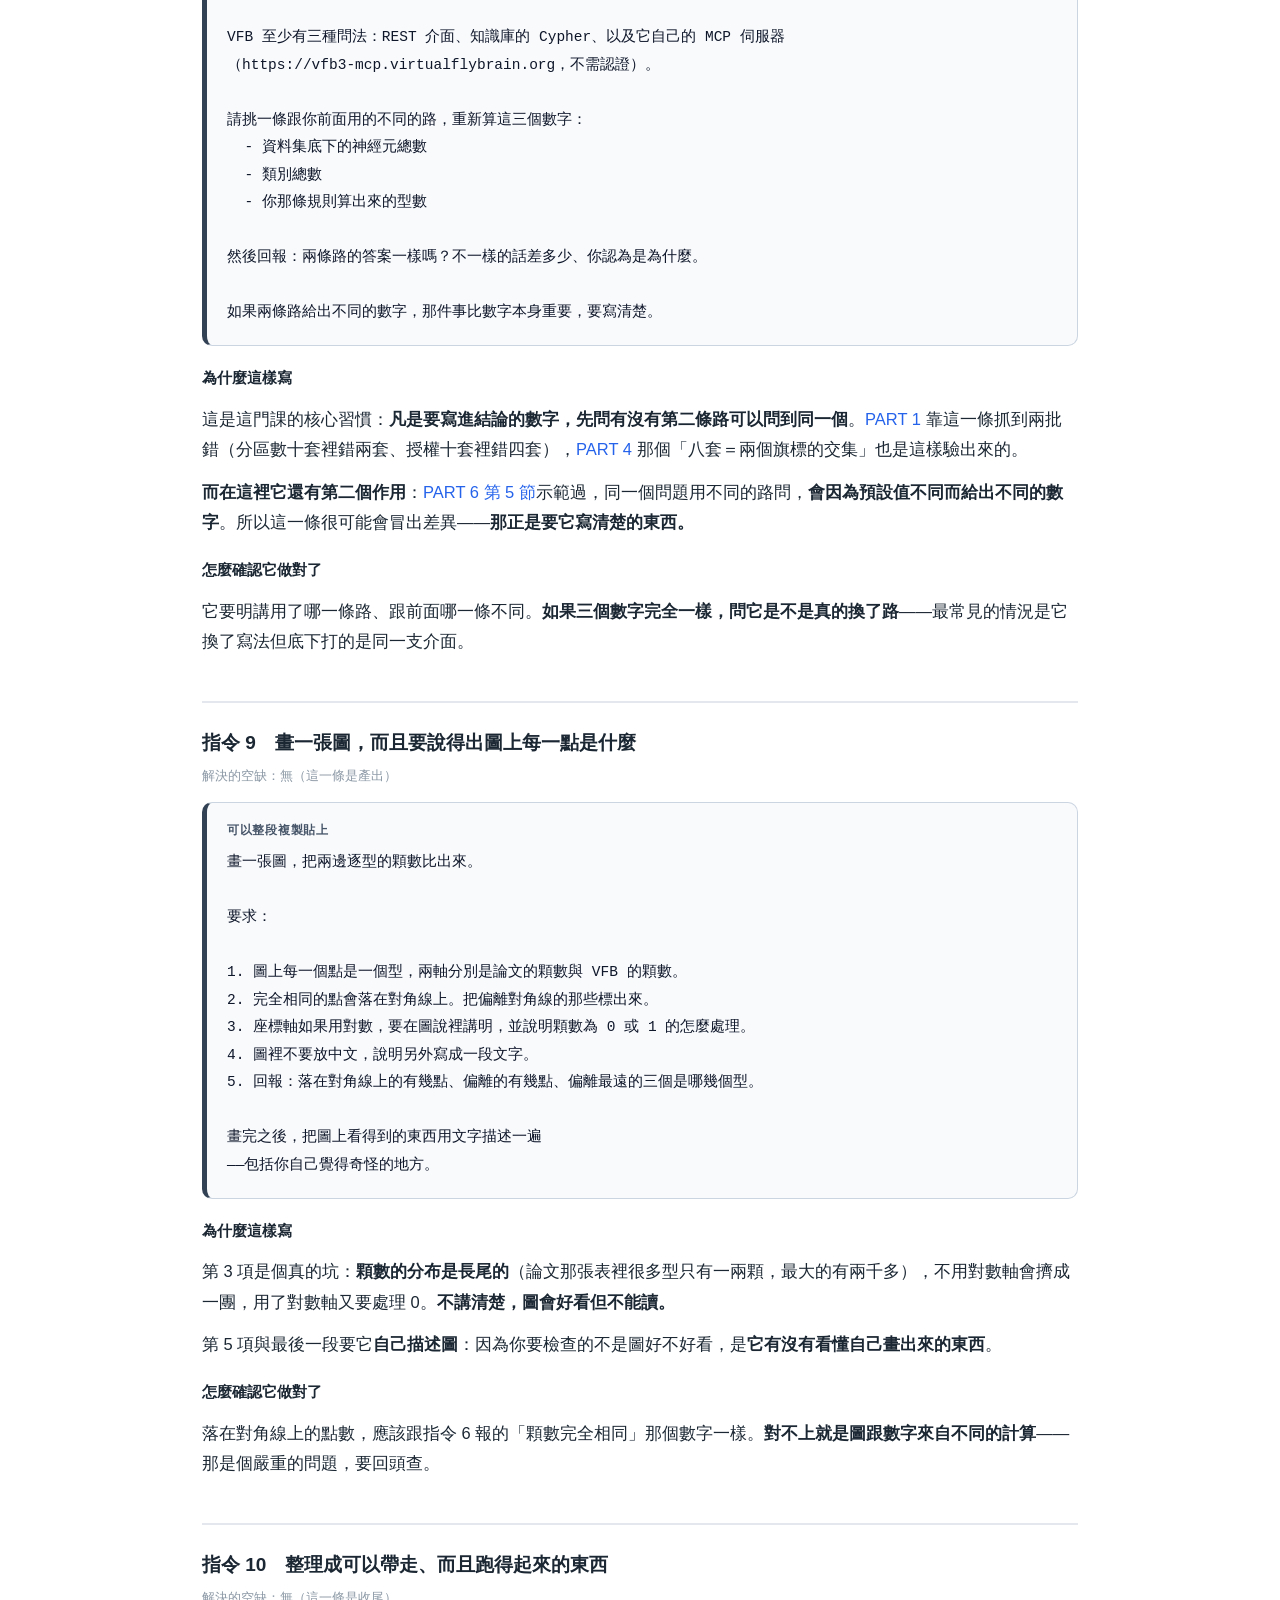
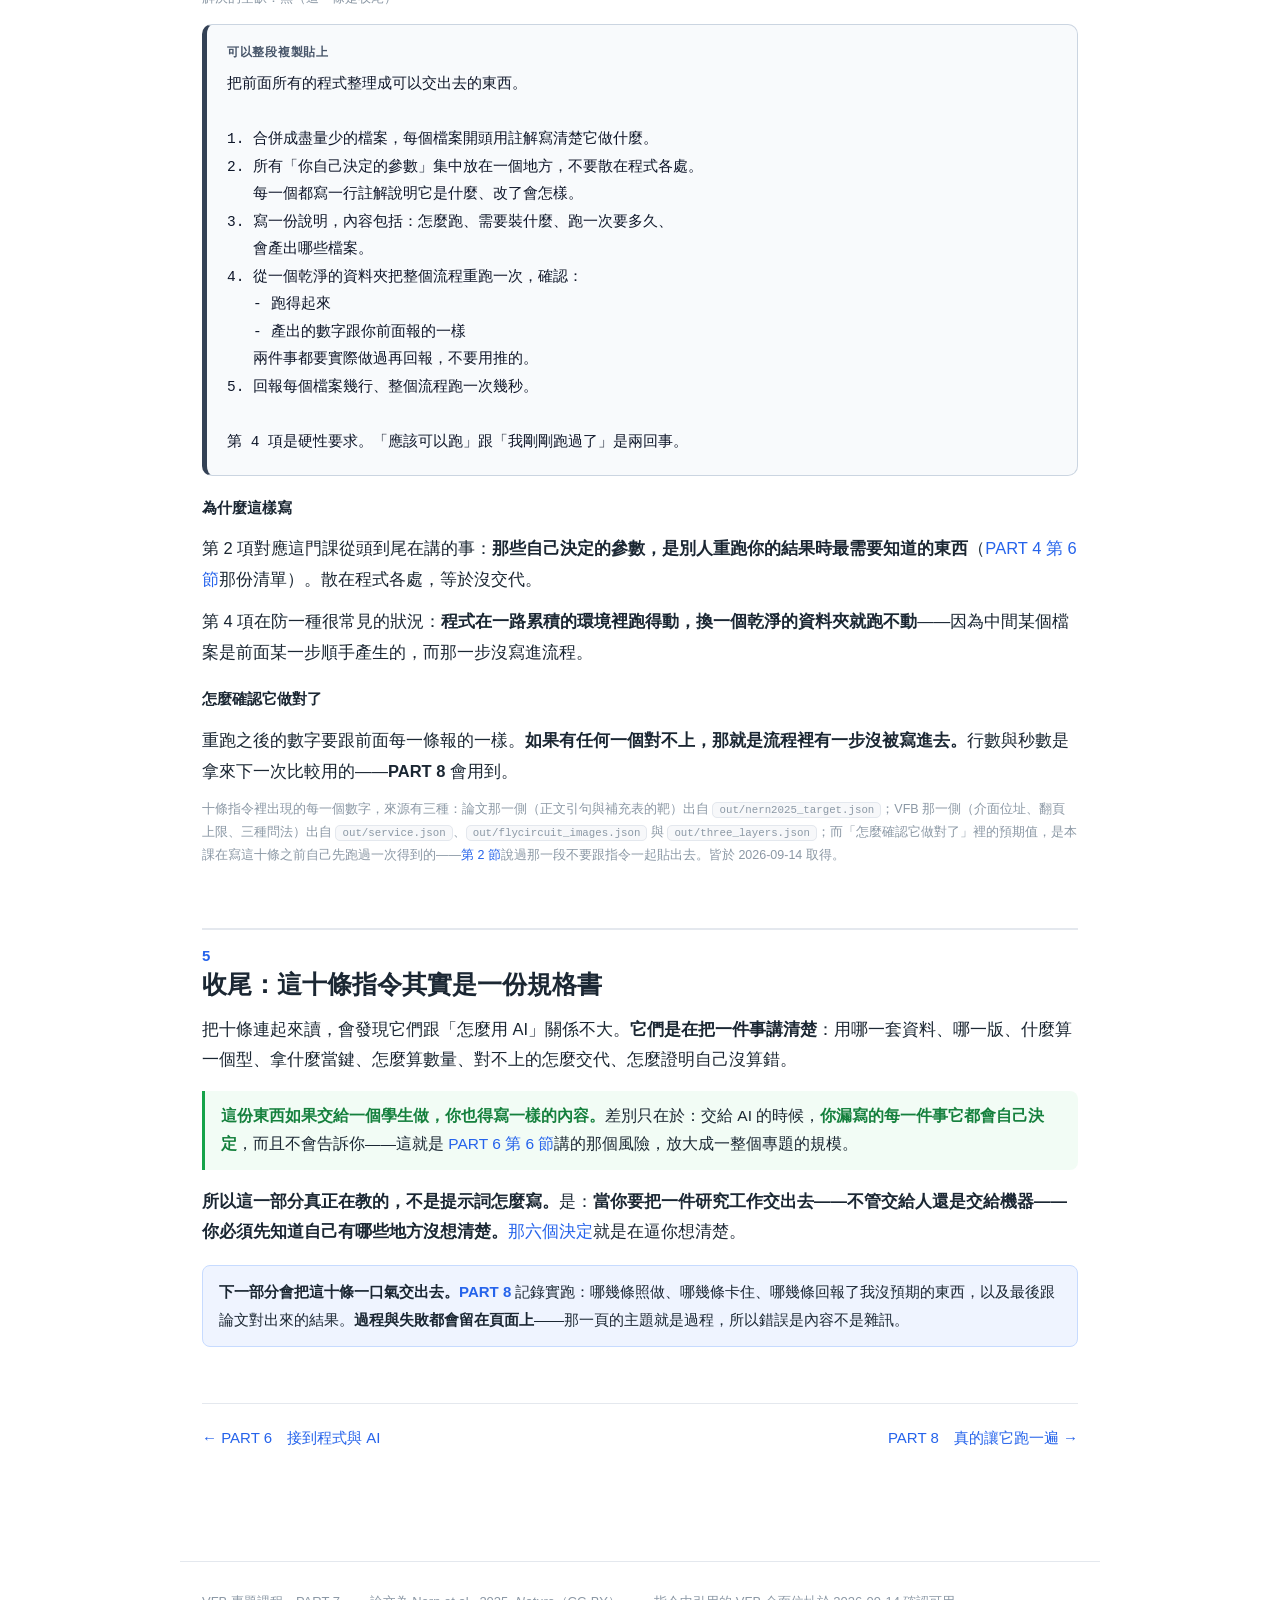
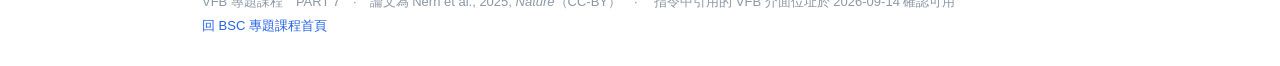
<file: part7-agent-prompts.html>
<!doctype html>
<html lang="zh-Hant">
<head>
<meta charset="utf-8">
<meta name="viewport" content="width=device-width, initial-scale=1">
<title>PART 7 要怎麼交代 AI Agent｜VFB 專題課程</title>
<link rel="stylesheet" href="assets/vfb.css">
</head>
<body>
<div class="crumb"><a href="https://marginli.github.io/bsc-topics/">BSC 專題課程</a> ／ <a href="index.html">VFB 專題課程</a> ／ PART 7</div>
<header class="hero">
  <p class="eyebrow">PART 7</p>
  <h1>要怎麼交代 AI Agent</h1>
  <p class="subtitle">目標：只用 VFB 上的資料，重算一篇 2025 年 Nature 論文的細胞型普查——這一部分把它拆成十條可以直接貼出去的指令</p>
</header>

<div class="wrap">

  <div class="pager top">
    <a href="part6-api.html">← PART 6　接到程式與 AI</a>
    <a href="part8-agent-run.html">PART 8　真的讓它跑一遍 →</a>
  </div>

  <nav class="toc">
    <h2>本頁章節</h2>
    <ol>
      <li><a href="#s1">要重算的是什麼</a></li>
      <li><a href="#s2">先講規格：一條指令長什麼樣</a></li>
      <li><a href="#s3">六個必須自己決定的事</a></li>
      <li><a href="#s4">十條指令</a></li>
      <li><a href="#s5">收尾：這十條指令其實是一份規格書</a></li>
    </ol>
  </nav>

  <!-- ══════════════════════════════════════════════════════ -->
  <h2 id="s1"><span class="pt">1</span>要重算的是什麼</h2>

  <p>前面六個部分教的是<b>怎麼問</b>。這一部分開始做一件完整的事：<b>只用 VFB 上的資料，重算一篇論文的一個結果，然後說明差在哪裡。</b></p>

  <div class="tblwrap">
  <table>
    <tr><th></th><th></th></tr>
    <tr><th>論文</th><td>Nern et al., 2025, <i>Nature</i> 641(8065): 1225–1237<br>〈Connectome-driven neural inventory of a complete visual system〉<br><code>doi:10.1038/s41586-025-08746-0</code>　·　CC-BY，正式版與預印本都不需登入</td></tr>
    <tr><th>要重算的那一個結果</th><td>正文寫的：<i>We classified around 53,000 visual system neurons into <b>732 cell types</b></i></td></tr>
    <tr><th>VFB 上對應的資料</th><td>資料集 <code>Nern2024</code>（站台 <i>Neuprint web interface - JRC_Optic-Lobe:v1.0.1</i>）</td></tr>
    <tr><th>能不能對得起來</th><td>論文把<b>逐型的顆數</b>放在補充表裡，所以不是只比一個總數——<b>可以逐列比對</b></td></tr>
  </table>
  </div>

  <p class="figsrc">論文的識別資訊、授權狀態與正文那句話，以及補充表算出來的靶（列數、型數、顆數、分組），出自 <code>out/nern2025_target.json</code>（<code>scripts/paper_target.py</code> 直接向出版社的靜態內容站抓補充表後算出，2026-09-14）。VFB 那一側的資料集與站台出自 <code>out/connectome_overview.json</code>。</p>

  <div class="note">
    <b>為什麼挑這一篇。</b>三個條件同時成立才做得起來：<b>資料在 VFB 上</b>（<a href="part4-connectomes.html#s2">PART 4</a> 那八套之一）、<b>論文的數字拿得到</b>（補充表逐型列著顆數）、<b>而且不需登入就下載得到</b>（<a href="part2-names.html#s3">PART 2 第 3 節</a>那條授權規矩）。<b>少一個，這件事就只能停在「看起來差不多」。</b>
  </div>

  <div class="danger">
    <b>這一部分不是在檢查論文對不對。</b>論文用的是自己的原始重建資料；我們用的是 VFB 轉錄之後的版本。<b>兩邊不一樣的地方，多半是「同一件事被記成兩種樣子」，不是誰算錯。</b>這門課一路走來已經看過好幾次（<a href="part5-nblast.html#s4">PART 5 第 4 節</a>那兩份骨架就是）。<b>我們要的是把差異逐項講清楚，不是判誰對。</b>
  </div>

  <!-- ══════════════════════════════════════════════════════ -->
  <h2 id="s2"><span class="pt">2</span>先講規格：一條指令長什麼樣</h2>

  <p>每一條指令都由三段組成：</p>

  <div class="tblwrap">
  <table>
    <tr><th>段落</th><th>作用</th></tr>
    <tr><td><b>可複製的指令</b></td><td>框裡那段文字，可以整段貼給 AI Agent。一律用中文寫——你平常怎麼講話就怎麼寫</td></tr>
    <tr><td><b>為什麼這樣寫</b></td><td>這一條卡住哪一個決定、為什麼不能讓 AI 自己選</td></tr>
    <tr><td><b>怎麼確認它做對了</b></td><td>你要求它回報哪些數字。<b>看不懂程式也能檢查</b></td></tr>
  </table>
  </div>

  <div class="callout">
    <b>一條原則：答案不寫進指令裡。</b>「怎麼確認它做對了」那一段有預期的數字，<b>但那是寫給你看的，不要跟指令一起貼給 AI</b>。<br>先給答案等於允許它倒過來湊；不給答案，它算出來的數字才是獨立的一次驗算。
  </div>

  <p><b>為什麼是十條，不是三十條。</b>一條指令對應一個<b>你會停下來檢查</b>的節點，不是一個程式步驟。反過來也不能只下一條「請用 VFB 的資料重算這篇」——那樣<a href="#s3">下一節</a>那六個決定會被 AI 自己隨手決定掉，<b>而你不會知道它選了哪一個</b>。</p>

  <!-- ══════════════════════════════════════════════════════ -->
  <h2 id="s3"><span class="pt">3</span>六個必須自己決定的事</h2>

  <p>這件事表面上是「數一數有幾個型」。實際動手就會發現，有六個問題論文沒說、VFB 也沒說，<b>而每一個都會改變最後的數字</b>：</p>

  <div class="tblwrap">
  <table>
    <tr><th></th><th>要決定什麼</th><th>不決定會怎樣</th><th>寫在哪一條</th></tr>
    <tr><td>①</td><td><b>用哪一套資料、哪一版</b></td><td>VFB 上跟視葉有關的不只一套，而且同一套有不同版本（<a href="part4-connectomes.html#s4">PART 4 第 4 節</a>）</td><td>指令 2</td></tr>
    <tr><td>②</td><td><b>什麼算「一個細胞型」</b></td><td>VFB 的類別裡混著泛稱，顆數加起來會超過神經元總數（<a href="part2-names.html#s3">PART 2 第 3 節</a>）</td><td>指令 4</td></tr>
    <tr><td>③</td><td><b>拿什麼當比對的鍵</b></td><td>VFB 用全名、論文用縮寫。<b>選錯鍵，命中率差很多</b>，而你會以為是資料對不上</td><td>指令 5</td></tr>
    <tr><td>④</td><td><b>「幾顆」怎麼算</b></td><td>列數不是個數（<a href="part2-names.html#s2">PART 2 第 2 節</a>），而且翻頁有上限</td><td>指令 3</td></tr>
    <tr><td>⑤</td><td><b>對不上的怎麼交代</b></td><td>只講命中率，等於把剩下的掃到地毯下</td><td>指令 7</td></tr>
    <tr><td>⑥</td><td><b>怎麼證明自己沒算錯</b></td><td>一條路算出來的數字沒有旁證（<a href="part4-connectomes.html#s2">PART 4</a> 那個等式就是這樣驗的）</td><td>指令 8</td></tr>
  </table>
  </div>

  <p><b>這六個就是這一部分真正的內容。</b>十條指令裡有六條是為了卡住它們而存在的；其餘四條是取資料、比對、產圖、收尾。</p>

  <!-- ══════════════════════════════════════════════════════ -->
  <h2 id="s4"><span class="pt">4</span>十條指令</h2>

  <div class="cmd">
    <h3>指令 1　把論文的靶拿到手，並自己算一次</h3>
    <p class="meta">解決的空缺：無（這一條是在確認靶存在且拿得到）</p>
    <div class="prompt">
      <p class="lbl">可以整段複製貼上</p>
<pre>先不要碰 VFB，只做這一件事，做完停下來等我。

我要重算這篇論文的一個結果：
  Nern et al., 2025, Nature 641(8065): 1225-1237
  doi:10.1038/s41586-025-08746-0
  正文有一句：We classified around 53,000 visual system neurons into 732 cell types

請做三件事：

1. 確認這篇是開放取用的，說明你是怎麼確認的。
2. 找到它的補充表 Supplementary Table 1（檔名帶 Cell-types_and_counts），
   下載下來。說明你是從哪個網址拿到的。
3. 讀那張表，回報：
   - 一共幾列（不含表頭）
   - 「cell type」欄有幾個不重複的值
   - 「no. of cells」欄加起來是多少
   - 「main groups」欄有哪幾種，各幾列、各幾顆
   - 有幾個 cell type 出現在不只一列

回報時每一項都附上你算出來的數字，不要只寫結論。
這張表是後面所有比對的靶，所以先確認它自己是自洽的。</pre>
    </div>
    <h4>為什麼這樣寫</h4>
    <p><b>靶要先到手，而且要自己算一次。</b>論文正文只給了「約 53,000」與「732」兩個數字；<b>逐型的顆數在補充表裡</b>，而那才是可以逐列比對的東西。先讓它把表讀完、自己加總一次，等於同時確認了兩件事：<b>檔案拿對了</b>，而且<b>表裡的數字跟正文對得起來</b>。</p>
    <p>第 1 項不是形式。這門課的規矩是<b>付費牆後面的東西不用</b>（<a href="part2-names.html#s3">PART 2 第 3 節</a>），而「是不是開放取用」要查過才算，不能憑印象。</p>
    <h4>怎麼確認它做對了</h4>
    <p>列數、不重複的型數、顆數加總這三個數字裡，<b>後兩個要跟論文正文那句話對得起來</b>——型數要正好等於正文寫的那個數，顆數加總要落在「約 53,000」的範圍。<b>對不起來就是表拿錯了</b>，不要往下做。</p>
  </div>

  <div class="cmd">
    <h3>指令 2　決定用 VFB 的哪一套資料，並把版本記下來</h3>
    <p class="meta">解決的空缺：①　用哪一套資料、哪一版</p>
    <div class="prompt">
      <p class="lbl">可以整段複製貼上</p>
<pre>現在換到 VFB 這邊。一樣先不要分析，只做盤點。

VFB 有一支 REST 介面在 https://v3-cached.virtualflybrain.org
還有一個唯讀的知識庫在 https://pdb.virtualflybrain.org/db/neo4j/tx/commit
（Cypher，不需認證）。

請回報：

1. 站上有哪幾套連線資料集？各自的短名與標籤是什麼？
2. 這篇論文對應的是哪一套？你是怎麼判斷的？
   （提示：知識庫裡的 DataSet 節點有 has_reference 連到文獻）
3. 那一套的短名、標籤、版本號各是什麼？
4. 它底下有幾顆神經元？
5. 把「今天的日期」與上面每一個數字寫進一個 JSON 檔存起來。

第 5 項是硬性要求：這些數字會隨 VFB 更新而變，
沒有存下來、沒有標日期，後面就沒辦法重跑比對。</pre>
    </div>
    <h4>為什麼這樣寫</h4>
    <p><b>不指定資料集，AI 會挑一個看起來對的。</b>而 VFB 上跟視葉有關的不只一套——<a href="part4-connectomes.html#s2">PART 4 第 2 節</a>列的八套裡就有兩套涵蓋視葉，加上知識庫裡還有六十套帶連線的資料集。第 2 項要求它<b>說明判斷依據</b>，是為了讓你看得到它挑的理由，而不是只看到結果。</p>
    <p>第 5 項把<a href="part1-templates.html">整門課</a>那條「數字要對得回存下來的檔案」變成指令的一部分。<b>這一條不下，後面每一次重跑都會拿到不一樣的數字，而你分不出來是 VFB 更新了還是程式改壞了。</b></p>
    <h4>怎麼確認它做對了</h4>
    <p>它報的資料集短名要能在知識庫裡查到 <code>has_reference</code> 指向那篇論文的 FlyBase 編號；神經元顆數要跟論文的顆數<b>同一個量級但不相等</b>——<b>如果它報出來的數字跟論文一模一樣，那才要懷疑</b>，因為兩邊是不同的處理管線。</p>
  </div>

  <div class="cmd">
    <h3>指令 3　把神經元全部取回來，並證明沒有被截斷</h3>
    <p class="meta">解決的空缺：④　「幾顆」怎麼算</p>
    <div class="prompt">
      <p class="lbl">可以整段複製貼上</p>
<pre>把那一套資料集底下的神經元全部取回來，存成檔案。

每一顆要記下：VFB 的編號、標籤（label）、它屬於哪些類別（class）。

三個要求：

1. 取回來之後，比對「你實際拿到幾列」與「服務自己報的總數」。
   兩個數字一樣才算取完；不一樣就說明差多少、你判斷是為什麼。
2. 分開回報這三個數字：拿到幾列、幾顆不重複的神經元、幾個不重複的類別。
   如果「列數」跟「顆數」不一樣，說明為什麼。
3. 存成檔案的時候不要寫進時間戳，把抓取時間另外記在一個檔案裡。

第 1 項請特別小心：VFB 的 REST 有一支翻頁在超過某個位移之後
會停下來，而且不報錯、只回空陣列。不要假設拿到的就是全部。</pre>
    </div>
    <h4>為什麼這樣寫</h4>
    <p><b>「靜默截斷」是這個服務最會咬人的地方</b>，而它不會報錯——你只會拿到一個看起來正常的短清單。第 1 項要求它<b>自己比對兩個數字</b>，等於把這個檢查寫進流程裡。</p>
    <p>第 2 項是<a href="part2-names.html#s2">PART 2 第 2 節</a>那條「列數不是個數」。第 3 項的理由很實際：<b>檔案裡放時間戳，每次重跑每個檔案都會被標成「改了」，真正的變動反而看不見。</b></p>
    <h4>怎麼確認它做對了</h4>
    <p>「實際拿到幾列」必須等於「服務報的總數」。<b>它如果回報兩者不一樣卻繼續往下做，就要叫停。</b>不重複的類別數會比你預期的多——那是下一條要處理的事。</p>
  </div>

  <div class="cmd">
    <h3>指令 4　決定什麼算「一個細胞型」</h3>
    <p class="meta">解決的空缺：②　什麼算一個細胞型</p>
    <div class="prompt">
      <p class="lbl">可以整段複製貼上</p>
<pre>你上一條拿到的「類別」數量，應該比論文說的型數多。先不要急著對，
先把這件事查清楚：

1. 把每一顆神經元底下的類別數加總，跟神經元總數比。
   如果加總比總數大，說明為什麼。
2. 在那些類別之間查「誰是誰的上位類別」（知識庫裡是 SUBCLASSOF）。
   回報：有幾個類別底下還有別的類別（也就是泛稱），
   這些泛稱底下各有幾顆神經元；有幾個是末端類別。
3. 提出一條規則，決定「什麼算一個細胞型」，並說明這條規則
   會把哪些東西排除掉、代價是什麼。
4. 照你的規則算出型數與涵蓋的神經元數。

不要直接用論文的數字回推規則。我要的是你先定規則，再算數字。</pre>
    </div>
    <h4>為什麼這樣寫</h4>
    <p>這是六個決定裡<b>最容易被跳過</b>的一個。VFB 的類別是一張有上下位關係的網，<b>同一顆神經元同時屬於好幾個類別</b>——既是 <i>Tm3</i>，也是「膽鹼性神經元」。直接數類別，會把泛稱跟細胞型混在一起，而且顆數加總會超過神經元總數。</p>
    <p>第 3 項要求它<b>先說規則、再算數字</b>，而且要說代價。最後那句是防止它從論文的 732 倒推——<b>那樣算出來的「一致」毫無意義</b>（<a href="part1-templates.html">核心規範</a>第 5 節：結論不能是某個參數的產物）。</p>
    <h4>怎麼確認它做對了</h4>
    <p>它給的規則要能用一句話說完，而且<b>你要看得出它排除了什麼</b>。算出來的型數<b>不會正好等於論文的數字</b>——差幾十個是正常的，差幾百個就要回頭看規則。<b>如果它算出來剛好等於論文那個數，先問它是怎麼得到的。</b></p>
  </div>

  <div class="cmd">
    <h3>指令 5　決定拿什麼當比對的鍵</h3>
    <p class="meta">解決的空缺：③　拿什麼當比對的鍵</p>
    <div class="prompt">
      <p class="lbl">可以整段複製貼上</p>
<pre>現在要把 VFB 這邊的東西跟論文那張表對起來。先不要對，
先決定「拿什麼當鍵」。

VFB 那邊每一顆神經元有：編號、類別的標籤、神經元自己的標籤。
論文那張表有兩欄名字：cell type 與 instance。

請做三件事：

1. 各舉三個實際的例子，把 VFB 那三種名字與論文那兩欄並排寫出來，
   讓我看得出它們的寫法差在哪裡。
2. 提出至少兩種可能的比對鍵，各自實作一次，回報各自對得上幾筆、
   命中率是多少。
3. 選一個，說明為什麼選它。如果兩種的命中率差很多，
   特別說明差在哪裡——那個差距本身是結果的一部分。

不要只試一種就往下走。</pre>
    </div>
    <h4>為什麼這樣寫</h4>
    <p><b>這一條是這十條裡最容易被低估的。</b>兩邊的命名慣例不一樣——這件事<a href="part2-names.html#s4">PART 2 第 4 節</a>已經教過（同一個東西有三個名字），但在這裡它會直接變成一個百分比。</p>
    <p>要求它<b>做兩種、都回報數字</b>，而不是「選一個好的」：因為如果只做一種，你看到的命中率就沒有比較對象，<b>而你無從判斷那是資料真的對不上，還是鍵挑錯了</b>。第 3 項最後那句是重點——<b>兩種鍵的差距是一個發現，不是一個要被隱藏的中間步驟。</b></p>
    <h4>怎麼確認它做對了</h4>
    <p>它要給出<b>至少兩個命中率</b>，而且兩個數字應該有明顯差距。第 1 項那三組例子你要自己讀一遍——<b>看得懂那些名字差在哪，你才有辦法判斷它選的鍵合不合理。</b></p>
  </div>

  <div class="cmd">
    <h3>指令 6　逐列比對顆數</h3>
    <p class="meta">解決的空缺：無（這一條是主計算）</p>
    <div class="prompt">
      <p class="lbl">可以整段複製貼上</p>
<pre>用你選定的鍵，把兩邊逐列對起來，回報這幾個數字：

1. 兩邊都有的有幾筆。
2. 在這些都有的裡面，顆數完全相同的有幾筆、不同的有幾筆。
3. 顆數不同的那些，差距的分布長什麼樣（最大差幾顆、
   差 1 顆的有幾筆、差超過 10 顆的有幾筆）。
4. 兩邊各自的顆數總和是多少，差多少。

第 2 項請分清楚「對得上」跟「數字一樣」——這是兩件事。
把它們混成一個數字報給我，我就看不出問題出在哪裡。</pre>
    </div>
    <h4>為什麼這樣寫</h4>
    <p>最後那一句是為了防一種很常見的模糊：<b>「匹配率九成多」這種說法把兩件事壓成一個數字</b>——名字對得上、以及對上之後數字也一樣。前者是命名的問題，後者是資料的問題，<b>混在一起就沒辦法往下追。</b></p>
    <h4>怎麼確認它做對了</h4>
    <p>「對得上」的筆數要<b>大於等於</b>「顆數也相同」的筆數——如果它報的兩個數字一樣大，代表它沒有真的比顆數。第 3 項的分布要看一眼：<b>差距如果集中在 1 到 2 顆，那是一種問題；如果有幾筆差幾十顆，那是另一種。</b></p>
  </div>

  <div class="cmd">
    <h3>指令 7　把對不上的三類全部列出來</h3>
    <p class="meta">解決的空缺：⑤　對不上的怎麼交代</p>
    <div class="prompt">
      <p class="lbl">可以整段複製貼上</p>
<pre>現在處理對不上的部分。分成三類，每一類都要列完，不要只給數量：

  A. 只在論文那張表裡有的
  B. 只在 VFB 這邊有的
  C. 兩邊都有、但顆數不同的

對每一類：
1. 給出完整清單（如果超過 30 筆就給前 30 筆，並說明總共幾筆）。
2. 挑三筆去查清楚它到底是什麼，說明你查的方法。
3. 給出你的判斷：這一類的差異，比較像是「命名的差異」、
   「資料版本的差異」、還是「兩邊本來就收錄了不同的東西」？
   說明你的理由，並明講哪些是你查證過的、哪些是你的推測。

最後一項的分界要寫清楚。我寧可你說「這一類我查不出來」，
也不要一個聽起來合理但沒有依據的解釋。</pre>
    </div>
    <h4>為什麼這樣寫</h4>
    <p><b>只報命中率，等於把剩下的掃到地毯下。</b>而那些對不上的東西，常常才是真正有資訊的部分——<a href="part6-api.html#s5">PART 6 第 5 節</a>那個「471 裡有一個是已棄用的詞」就是這樣冒出來的。</p>
    <p>最後那一段是這十條裡<b>最重要的一句話</b>。AI 很擅長生出聽起來合理的解釋，而這門課一路上最貴的錯誤都是那一類。<b>明確告訴它「查不出來」是可接受的答案，它就不必編。</b></p>
    <h4>怎麼確認它做對了</h4>
    <p>三類的筆數加起來，要跟指令 6 報的數字對得上。<b>第 3 項如果三類都給了乾淨俐落的解釋、而且沒有任何一句標著「這是推測」，那要提高警覺</b>——真的去查過，多半會有查不動的地方。</p>
  </div>

  <div class="cmd">
    <h3>指令 8　用第二條路再算一次</h3>
    <p class="meta">解決的空缺：⑥　怎麼證明自己沒算錯</p>
    <div class="prompt">
      <p class="lbl">可以整段複製貼上</p>
<pre>到目前為止的每一個關鍵數字，都是從同一條路算出來的。
現在換一條路再算一次。

VFB 至少有三種問法：REST 介面、知識庫的 Cypher、以及它自己的 MCP 伺服器
（https://vfb3-mcp.virtualflybrain.org，不需認證）。

請挑一條跟你前面用的不同的路，重新算這三個數字：
  - 資料集底下的神經元總數
  - 類別總數
  - 你那條規則算出來的型數

然後回報：兩條路的答案一樣嗎？不一樣的話差多少、你認為是為什麼。

如果兩條路給出不同的數字，那件事比數字本身重要，要寫清楚。</pre>
    </div>
    <h4>為什麼這樣寫</h4>
    <p>這是這門課的核心習慣：<b>凡是要寫進結論的數字，先問有沒有第二條路可以問到同一個</b>。<a href="part1-templates.html#s3">PART 1</a> 靠這一條抓到兩批錯（分區數十套裡錯兩套、授權十套裡錯四套），<a href="part4-connectomes.html#s2">PART 4</a> 那個「八套＝兩個旗標的交集」也是這樣驗出來的。</p>
    <p><b>而在這裡它還有第二個作用</b>：<a href="part6-api.html#s5">PART 6 第 5 節</a>示範過，同一個問題用不同的路問，<b>會因為預設值不同而給出不同的數字</b>。所以這一條很可能會冒出差異——<b>那正是要它寫清楚的東西。</b></p>
    <h4>怎麼確認它做對了</h4>
    <p>它要明講用了哪一條路、跟前面哪一條不同。<b>如果三個數字完全一樣，問它是不是真的換了路</b>——最常見的情況是它換了寫法但底下打的是同一支介面。</p>
  </div>

  <div class="cmd">
    <h3>指令 9　畫一張圖，而且要說得出圖上每一點是什麼</h3>
    <p class="meta">解決的空缺：無（這一條是產出）</p>
    <div class="prompt">
      <p class="lbl">可以整段複製貼上</p>
<pre>畫一張圖，把兩邊逐型的顆數比出來。

要求：

1. 圖上每一個點是一個型，兩軸分別是論文的顆數與 VFB 的顆數。
2. 完全相同的點會落在對角線上。把偏離對角線的那些標出來。
3. 座標軸如果用對數，要在圖說裡講明，並說明顆數為 0 或 1 的怎麼處理。
4. 圖裡不要放中文，說明另外寫成一段文字。
5. 回報：落在對角線上的有幾點、偏離的有幾點、偏離最遠的三個是哪幾個型。

畫完之後，把圖上看得到的東西用文字描述一遍
——包括你自己覺得奇怪的地方。</pre>
    </div>
    <h4>為什麼這樣寫</h4>
    <p>第 3 項是個真的坑：<b>顆數的分布是長尾的</b>（論文那張表裡很多型只有一兩顆，最大的有兩千多），不用對數軸會擠成一團，用了對數軸又要處理 0。<b>不講清楚，圖會好看但不能讀。</b></p>
    <p>第 5 項與最後一段要它<b>自己描述圖</b>：因為你要檢查的不是圖好不好看，是<b>它有沒有看懂自己畫出來的東西</b>。</p>
    <h4>怎麼確認它做對了</h4>
    <p>落在對角線上的點數，應該跟指令 6 報的「顆數完全相同」那個數字一樣。<b>對不上就是圖跟數字來自不同的計算</b>——那是個嚴重的問題，要回頭查。</p>
  </div>

  <div class="cmd">
    <h3>指令 10　整理成可以帶走、而且跑得起來的東西</h3>
    <p class="meta">解決的空缺：無（這一條是收尾）</p>
    <div class="prompt">
      <p class="lbl">可以整段複製貼上</p>
<pre>把前面所有的程式整理成可以交出去的東西。

1. 合併成盡量少的檔案，每個檔案開頭用註解寫清楚它做什麼。
2. 所有「你自己決定的參數」集中放在一個地方，不要散在程式各處。
   每一個都寫一行註解說明它是什麼、改了會怎樣。
3. 寫一份說明，內容包括：怎麼跑、需要裝什麼、跑一次要多久、
   會產出哪些檔案。
4. 從一個乾淨的資料夾把整個流程重跑一次，確認：
   - 跑得起來
   - 產出的數字跟你前面報的一樣
   兩件事都要實際做過再回報，不要用推的。
5. 回報每個檔案幾行、整個流程跑一次幾秒。

第 4 項是硬性要求。「應該可以跑」跟「我剛剛跑過了」是兩回事。</pre>
    </div>
    <h4>為什麼這樣寫</h4>
    <p>第 2 項對應這門課從頭到尾在講的事：<b>那些自己決定的參數，是別人重跑你的結果時最需要知道的東西</b>（<a href="part4-connectomes.html#s6">PART 4 第 6 節</a>那份清單）。散在程式各處，等於沒交代。</p>
    <p>第 4 項在防一種很常見的狀況：<b>程式在一路累積的環境裡跑得動，換一個乾淨的資料夾就跑不動</b>——因為中間某個檔案是前面某一步順手產生的，而那一步沒寫進流程。</p>
    <h4>怎麼確認它做對了</h4>
    <p>重跑之後的數字要跟前面每一條報的一樣。<b>如果有任何一個對不上，那就是流程裡有一步沒被寫進去。</b>行數與秒數是拿來下一次比較用的——<b>PART 8</b> 會用到。</p>
  </div>

  <p class="figsrc">十條指令裡出現的每一個數字，來源有三種：論文那一側（正文引句與補充表的靶）出自 <code>out/nern2025_target.json</code>；VFB 那一側（介面位址、翻頁上限、三種問法）出自 <code>out/service.json</code>、<code>out/flycircuit_images.json</code> 與 <code>out/three_layers.json</code>；而「怎麼確認它做對了」裡的預期值，是本課在寫這十條之前自己先跑過一次得到的——<a href="#s2">第 2 節</a>說過那一段不要跟指令一起貼出去。皆於 2026-09-14 取得。</p>

  <!-- ══════════════════════════════════════════════════════ -->
  <h2 id="s5"><span class="pt">5</span>收尾：這十條指令其實是一份規格書</h2>

  <p>把十條連起來讀，會發現它們跟「怎麼用 AI」關係不大。<b>它們是在把一件事講清楚</b>：用哪一套資料、哪一版、什麼算一個型、拿什麼當鍵、怎麼算數量、對不上的怎麼交代、怎麼證明自己沒算錯。</p>

  <div class="plain">
    <b>這份東西如果交給一個學生做，你也得寫一樣的內容。</b>差別只在於：交給 AI 的時候，<b>你漏寫的每一件事它都會自己決定</b>，而且不會告訴你——這就是 <a href="part6-api.html#s6">PART 6 第 6 節</a>講的那個風險，放大成一整個專題的規模。
  </div>

  <p><b>所以這一部分真正在教的，不是提示詞怎麼寫。</b>是：<b>當你要把一件研究工作交出去——不管交給人還是交給機器——你必須先知道自己有哪些地方沒想清楚。</b><a href="#s3">那六個決定</a>就是在逼你想清楚。</p>

  <div class="note">
    <b>下一部分會把這十條一口氣交出去。</b><a href="part8-agent-run.html"><b>PART 8</b></a> 記錄實跑：哪幾條照做、哪幾條卡住、哪幾條回報了我沒預期的東西，以及最後跟論文對出來的結果。<b>過程與失敗都會留在頁面上</b>——那一頁的主題就是過程，所以錯誤是內容不是雜訊。
  </div>

  <div class="pager">
    <a href="part6-api.html">← PART 6　接到程式與 AI</a>
    <a href="part8-agent-run.html">PART 8　真的讓它跑一遍 →</a>
  </div>
</div>

<div class="foot">
  VFB 專題課程　PART 7　·　論文為 Nern et al., 2025, <i>Nature</i>（CC-BY）　·　
  指令中引用的 VFB 介面位址於 2026-09-14 確認可用<br>
  <a href="https://marginli.github.io/bsc-topics/">回 BSC 專題課程首頁</a></div>
</body>
</html>
</file>
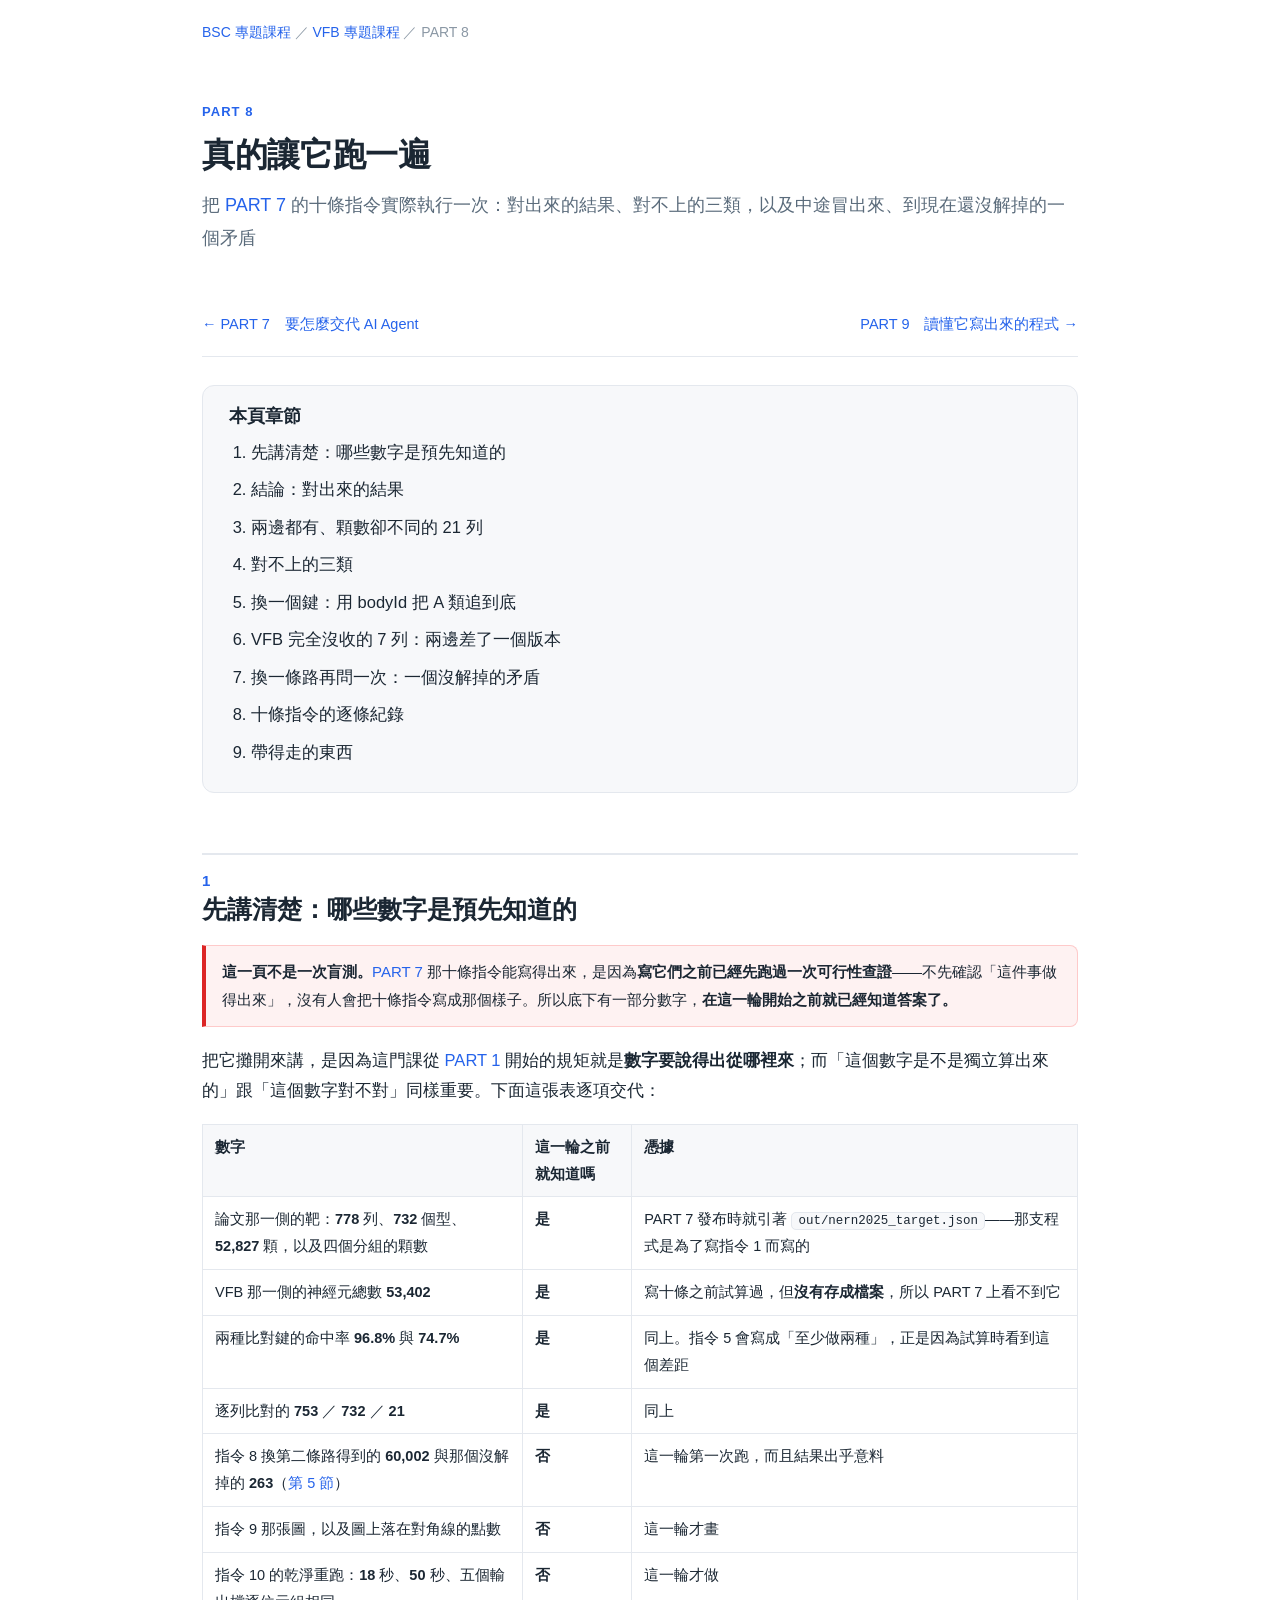
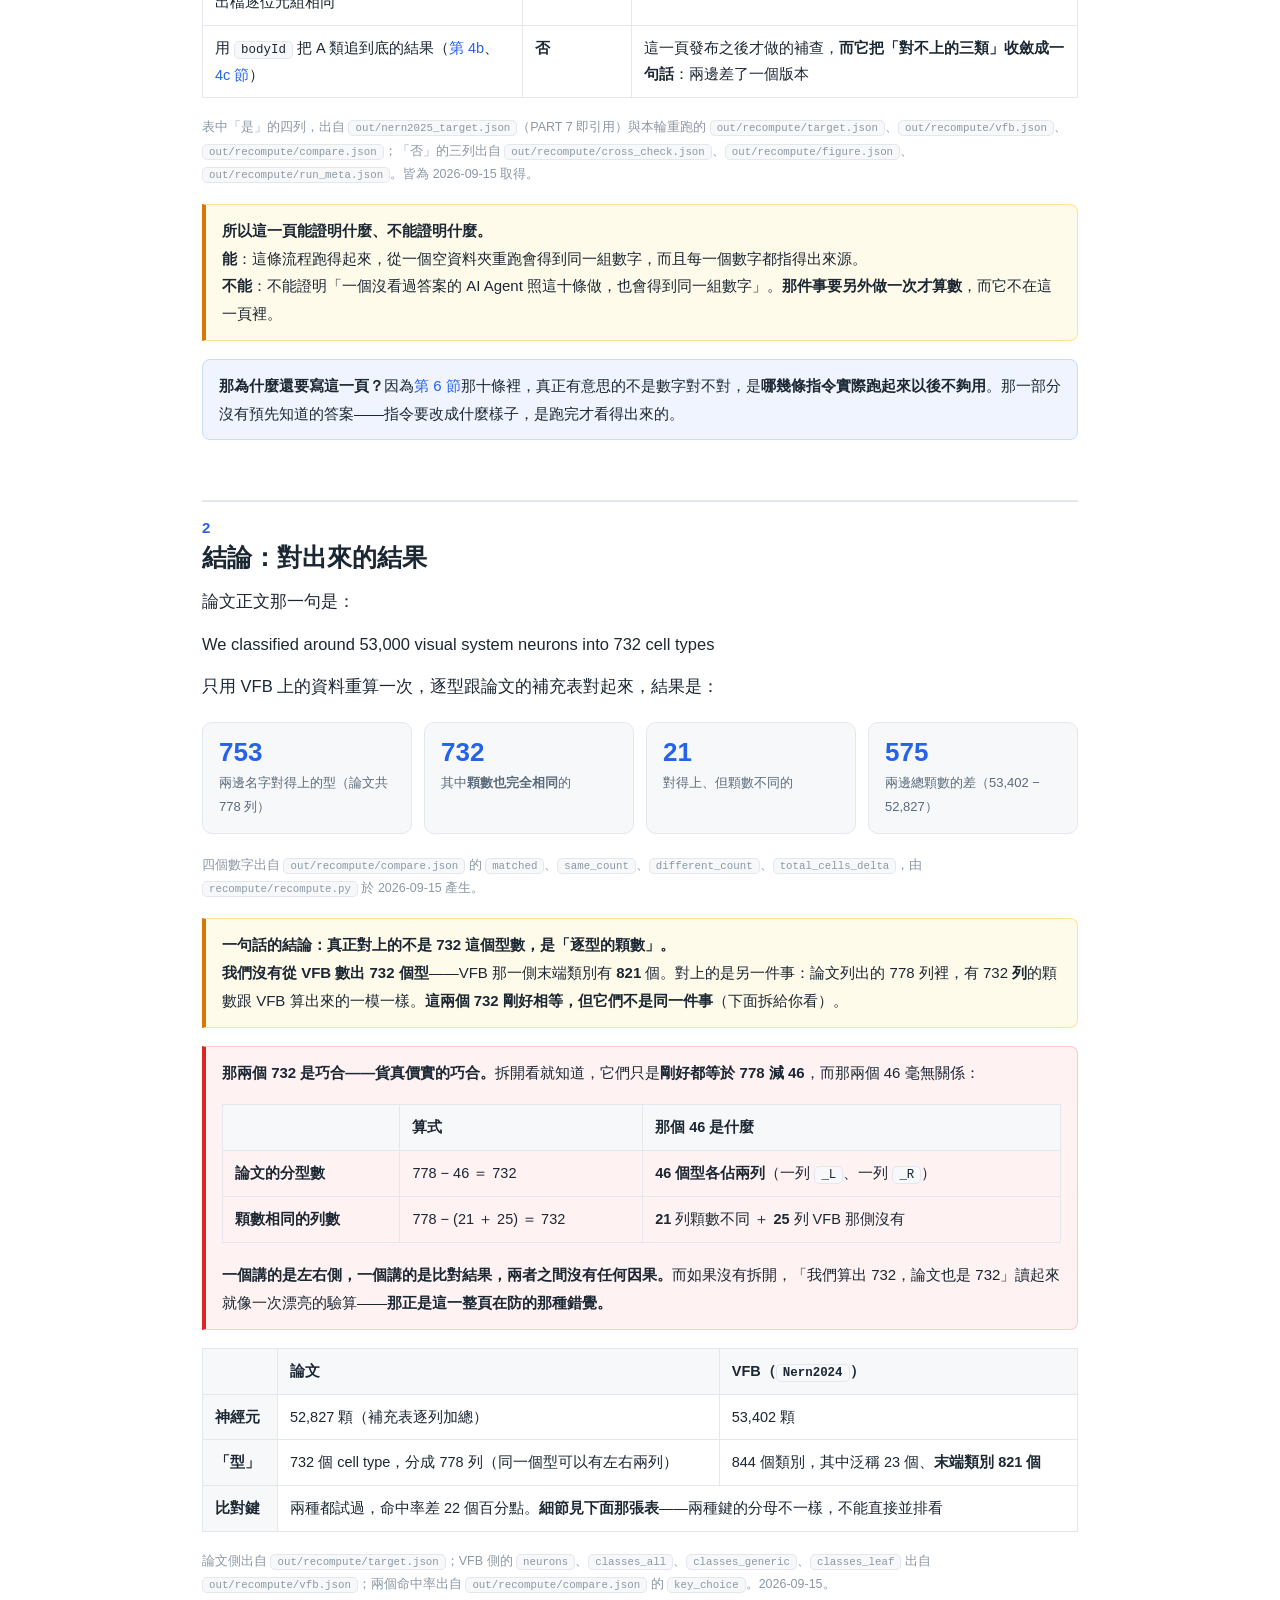
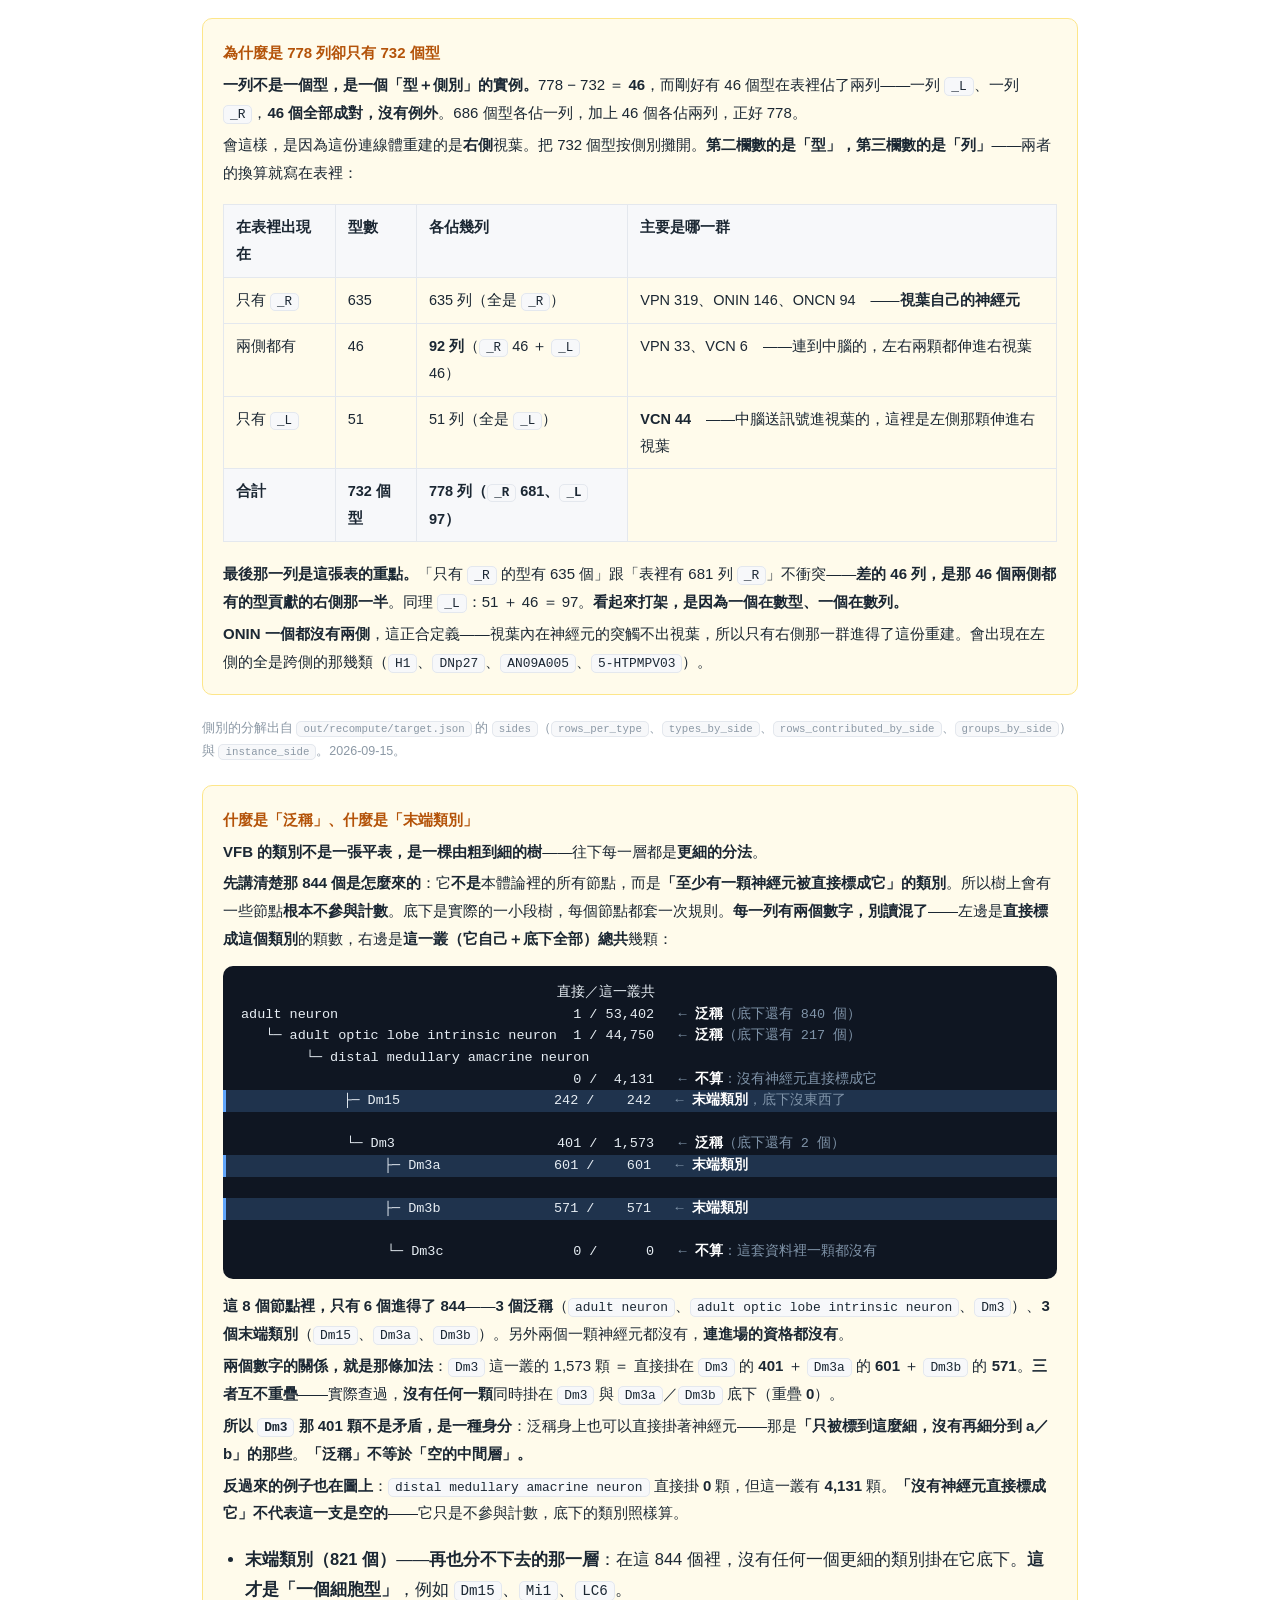
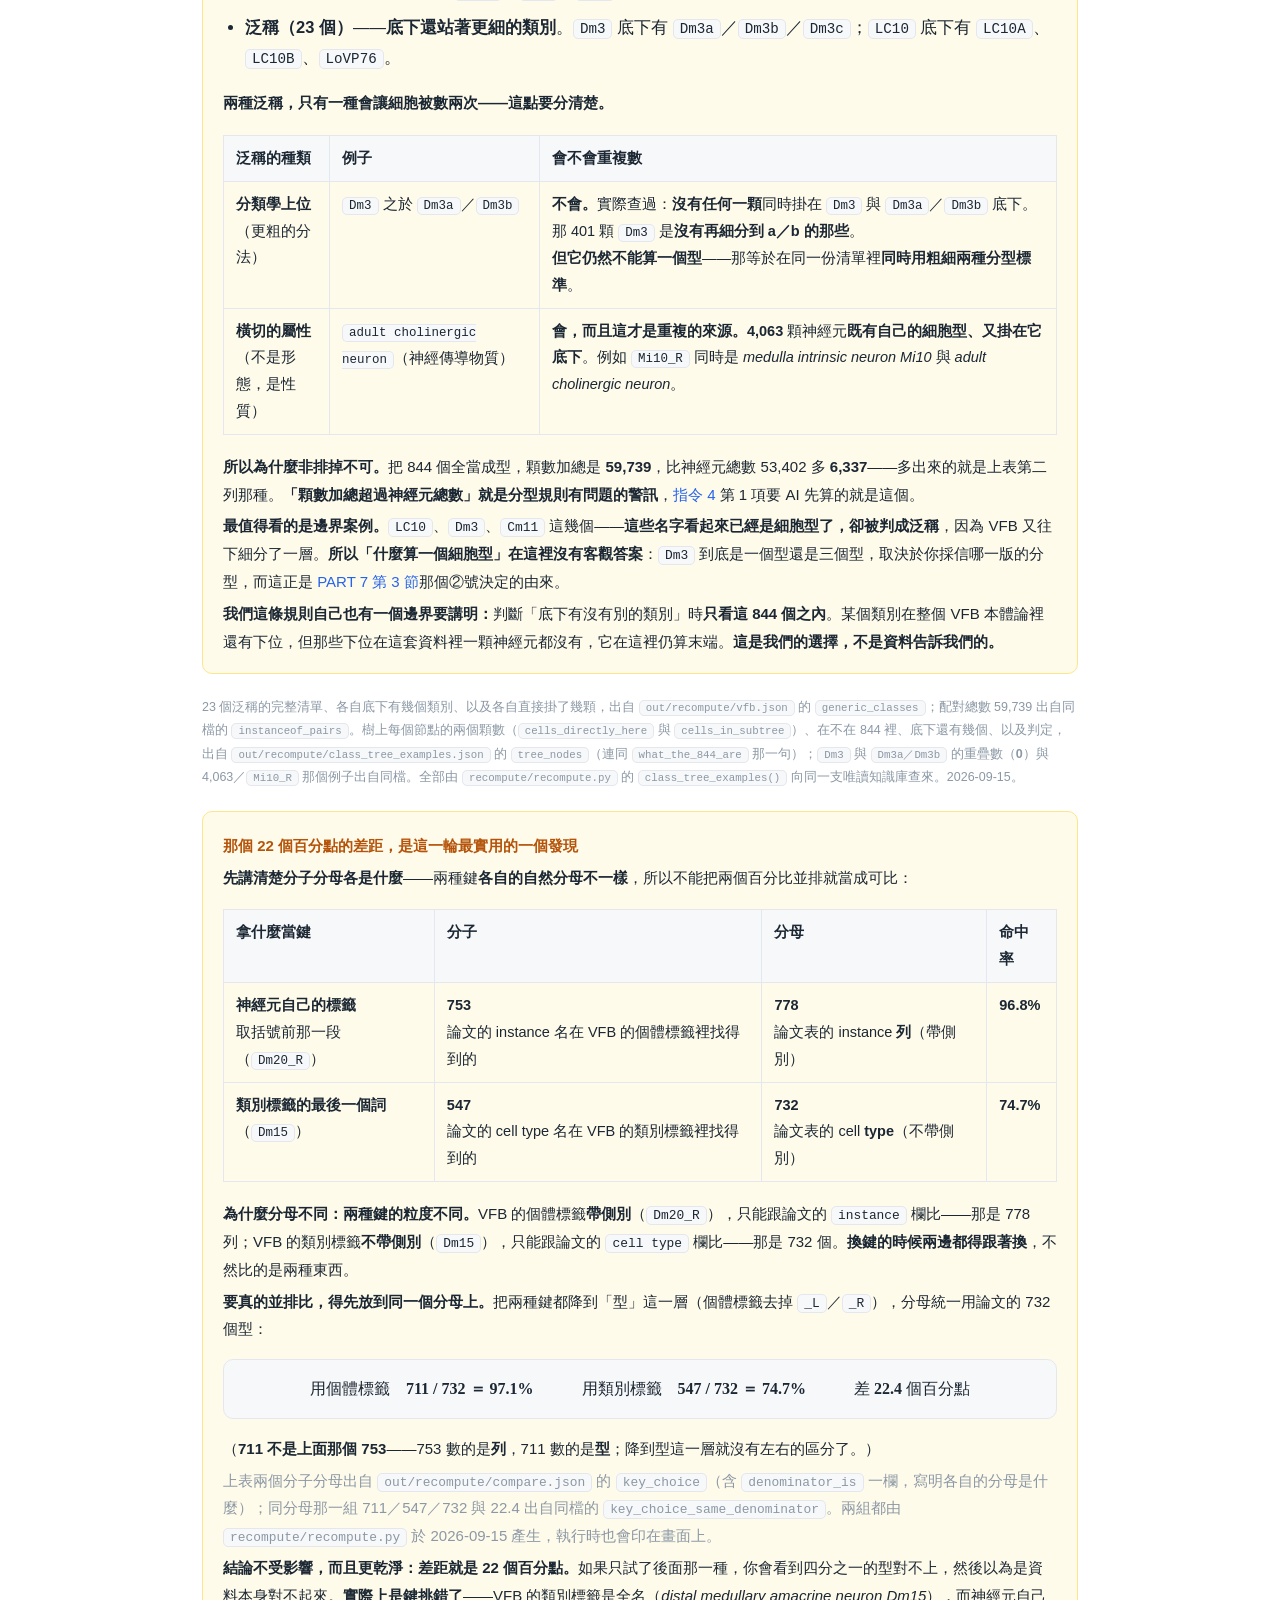
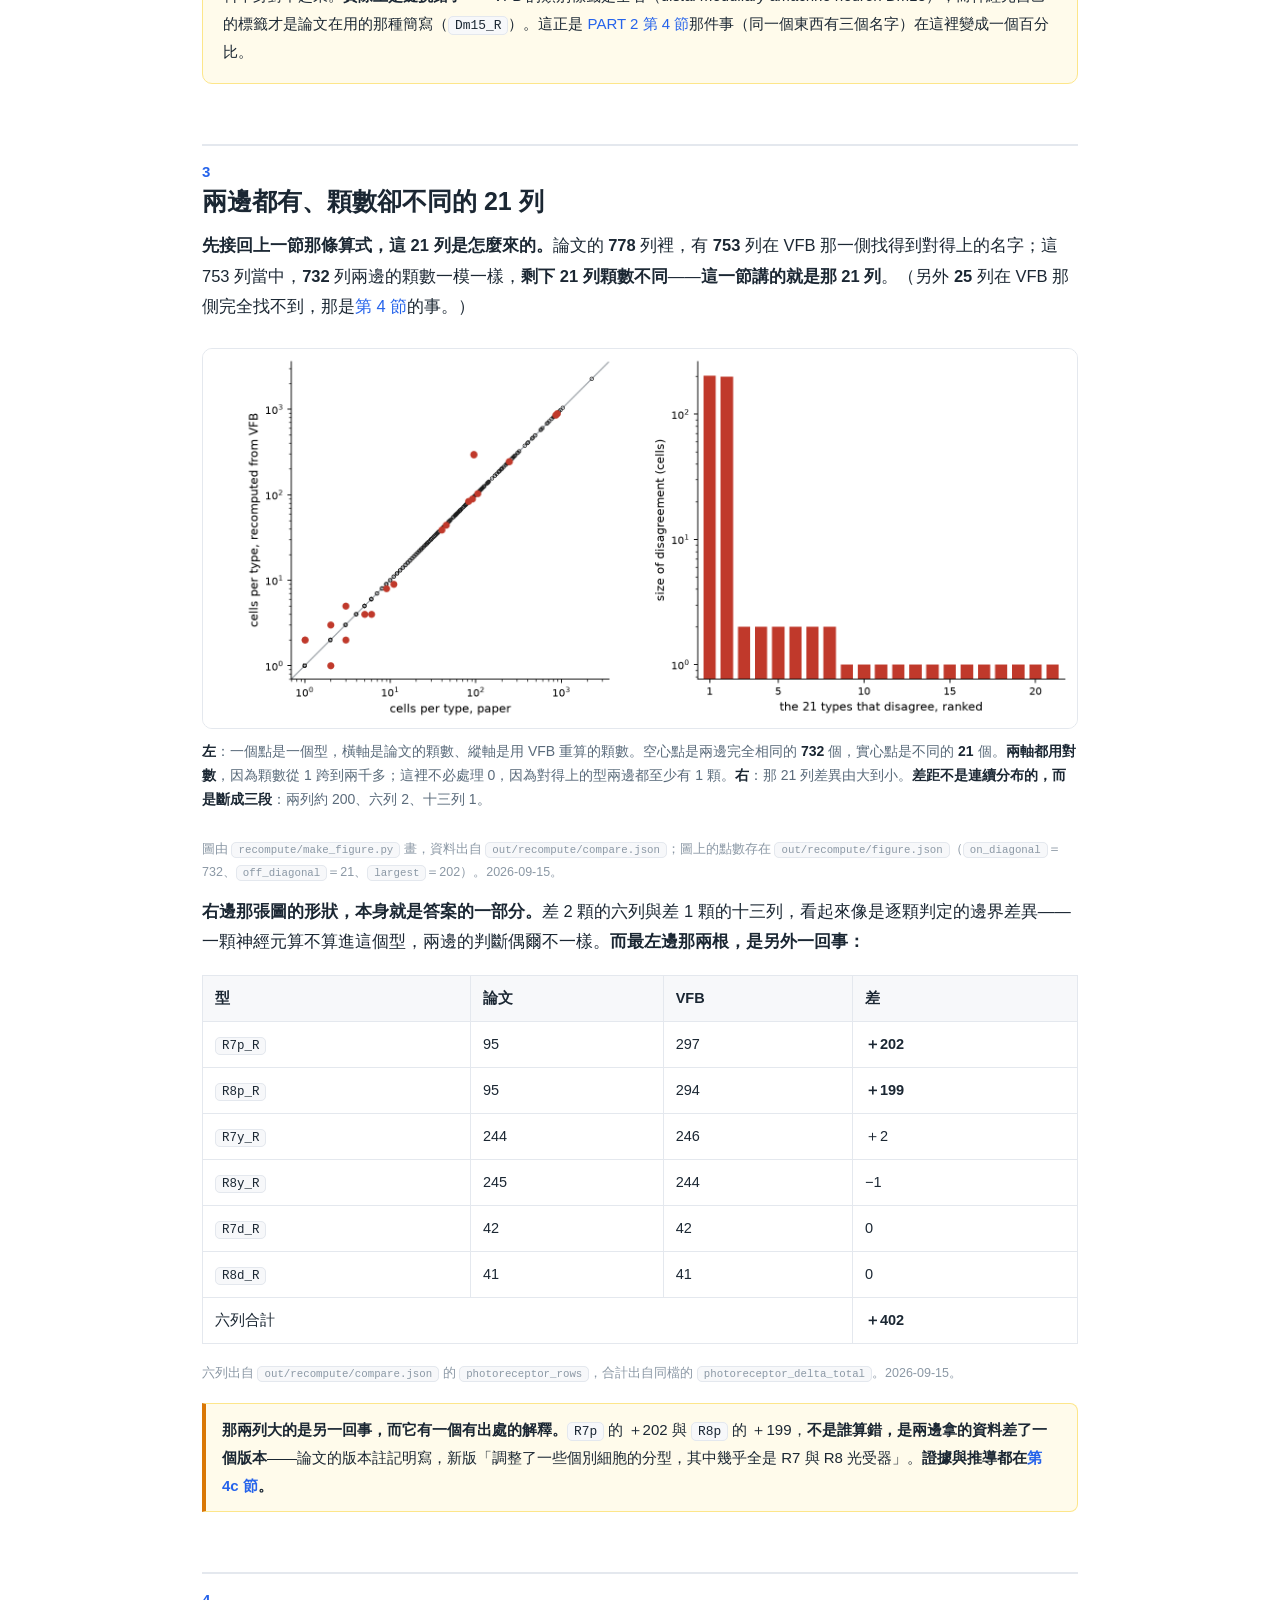
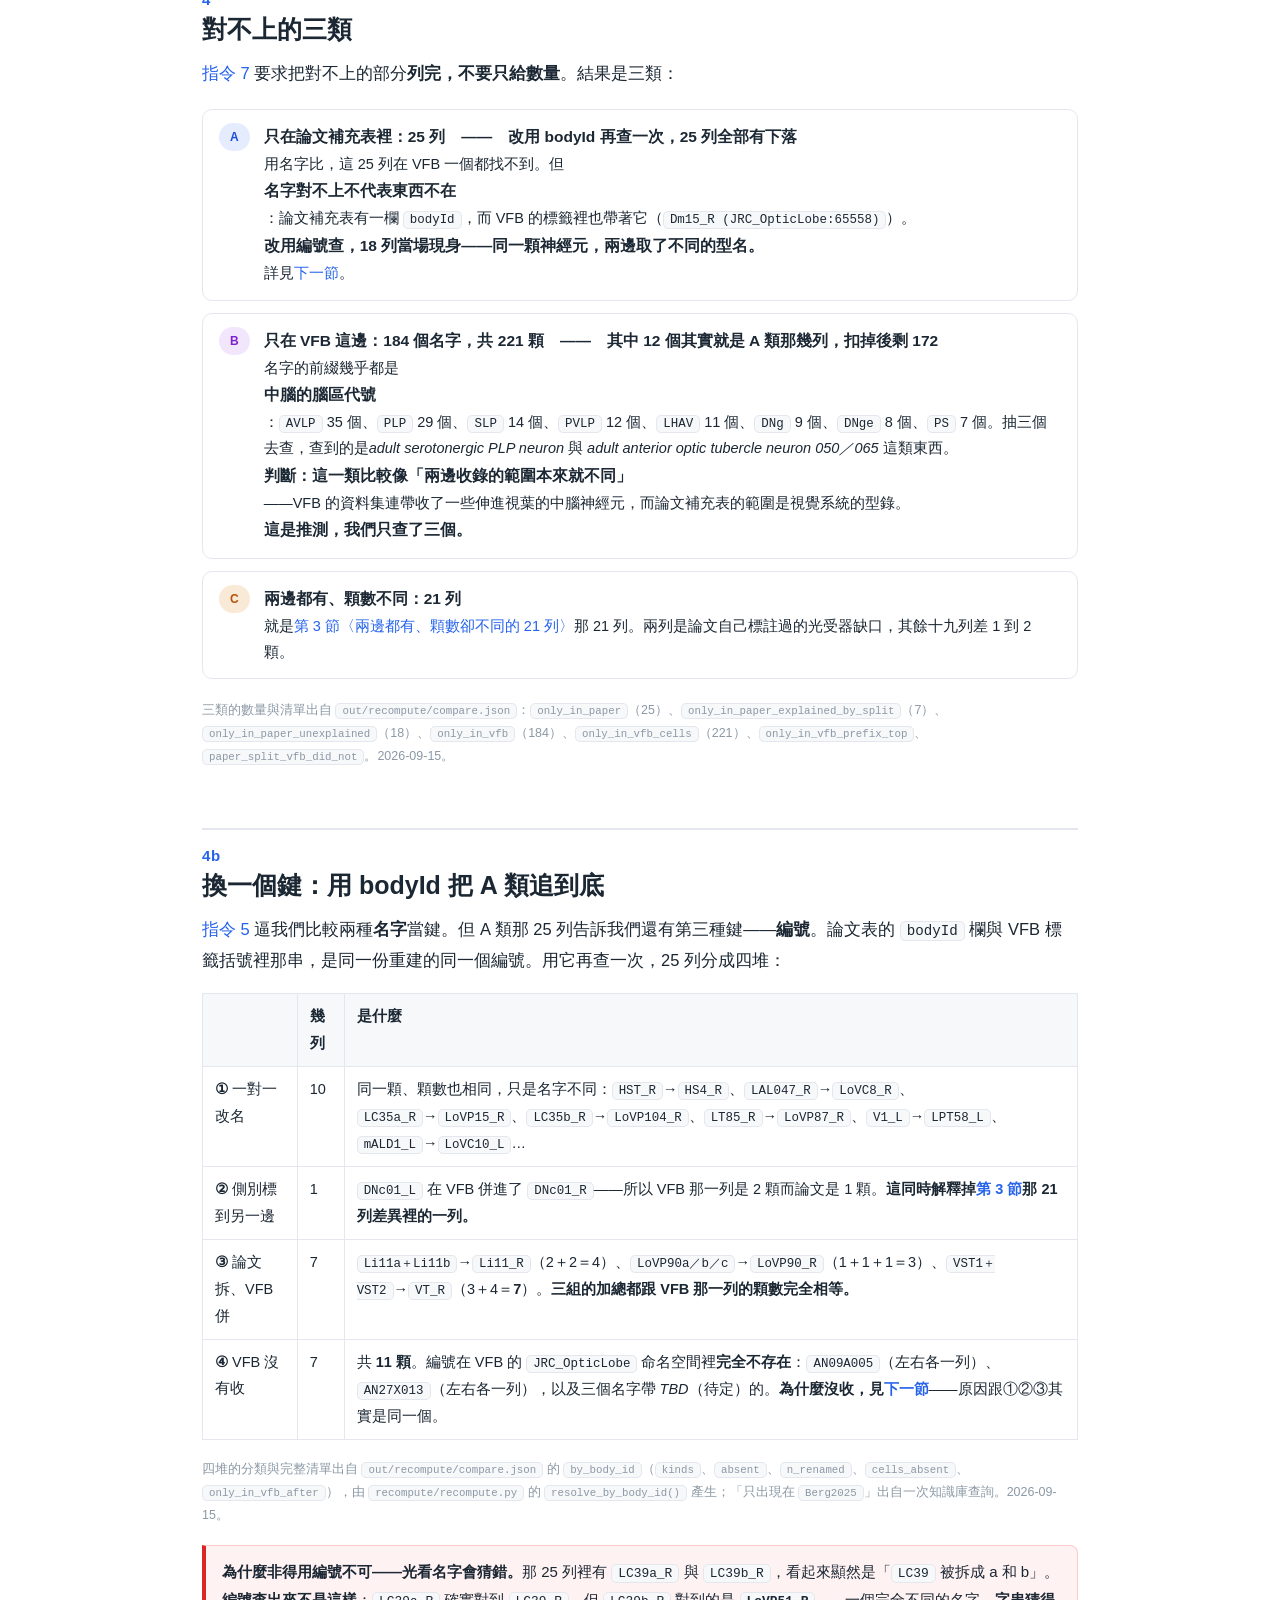
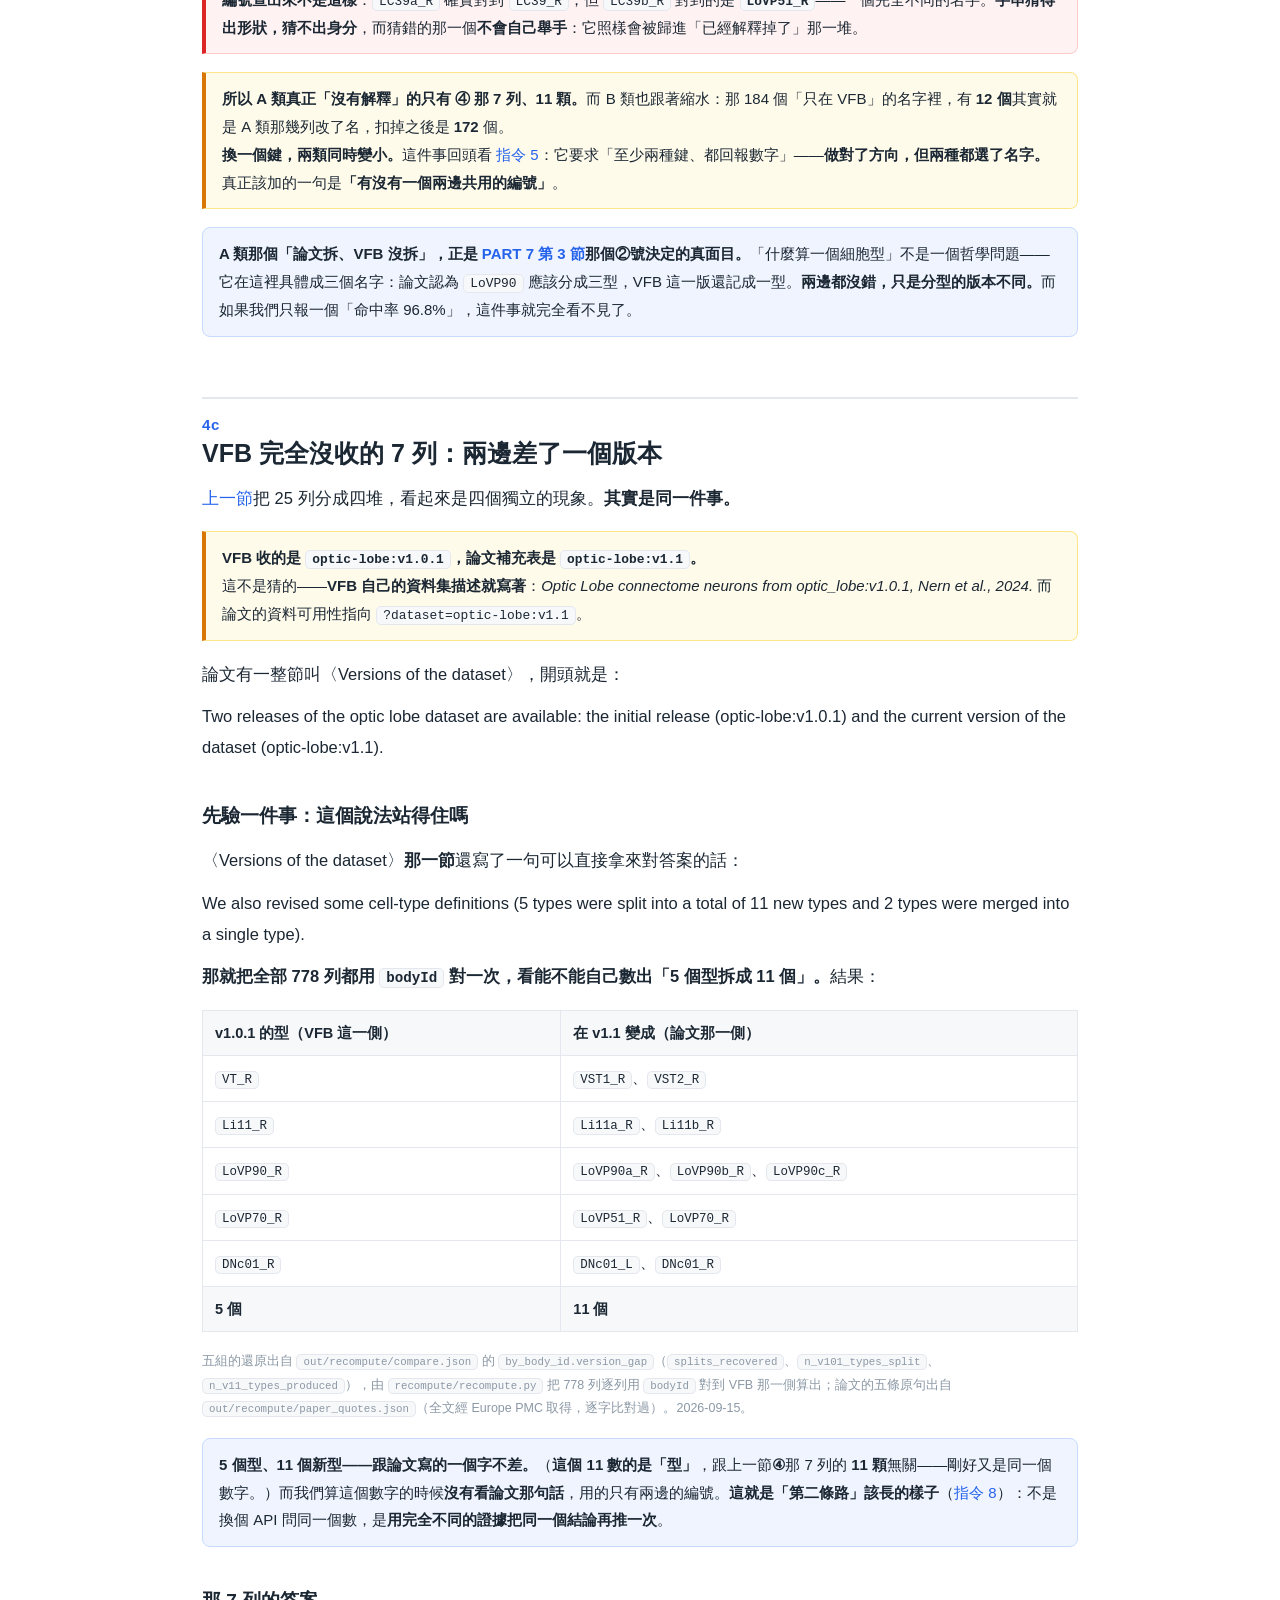
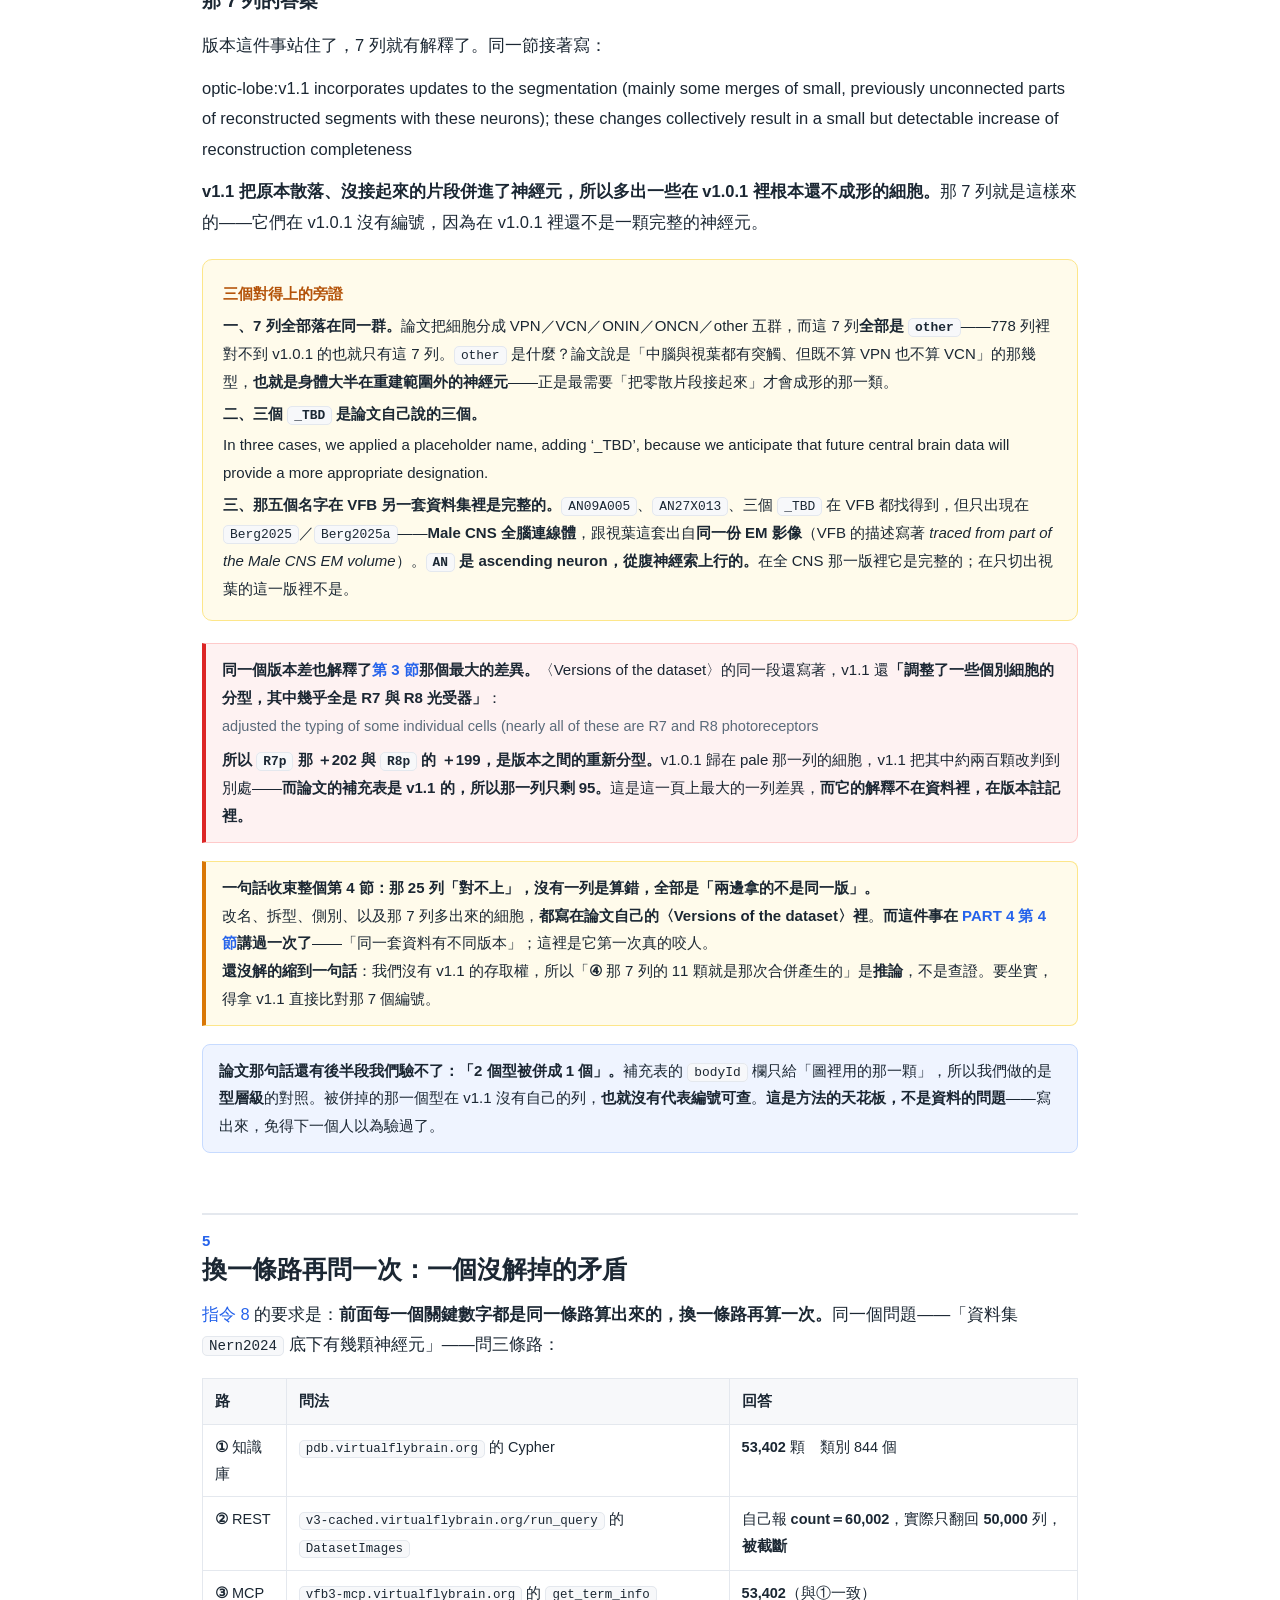
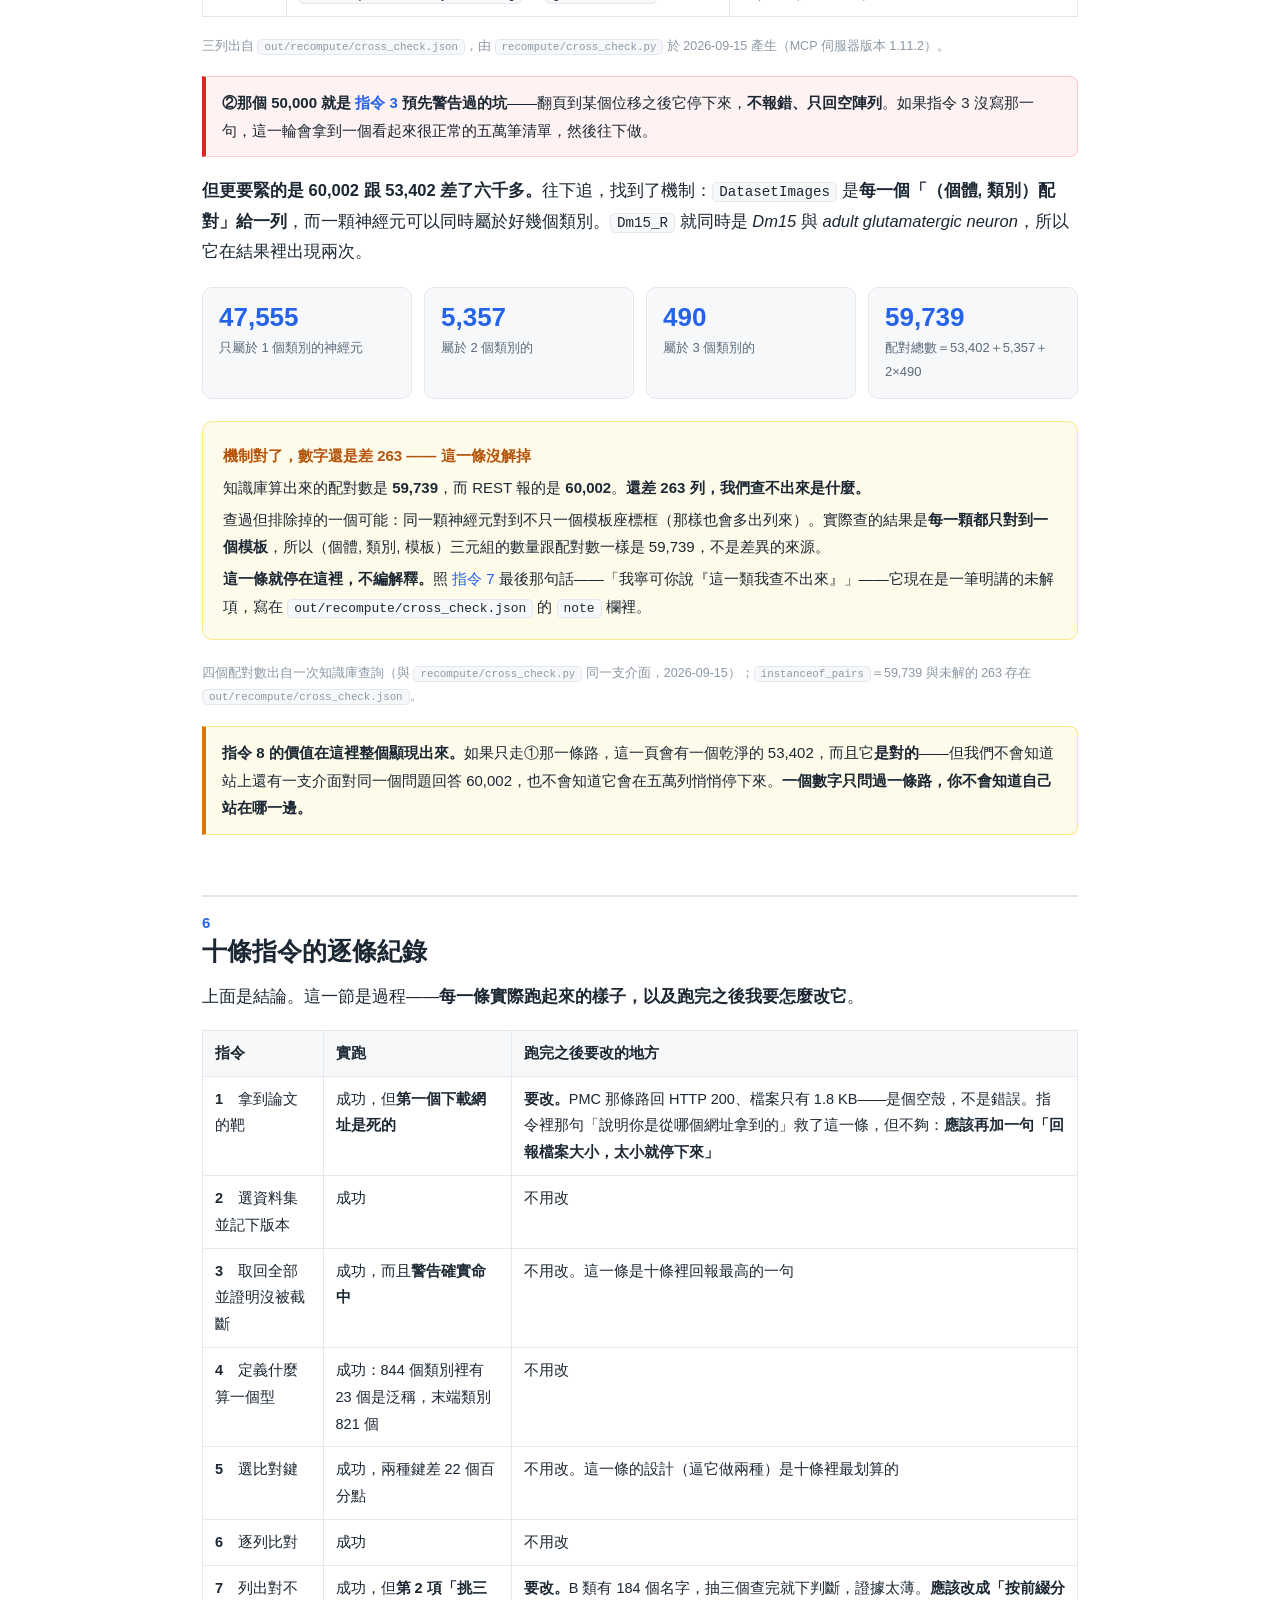
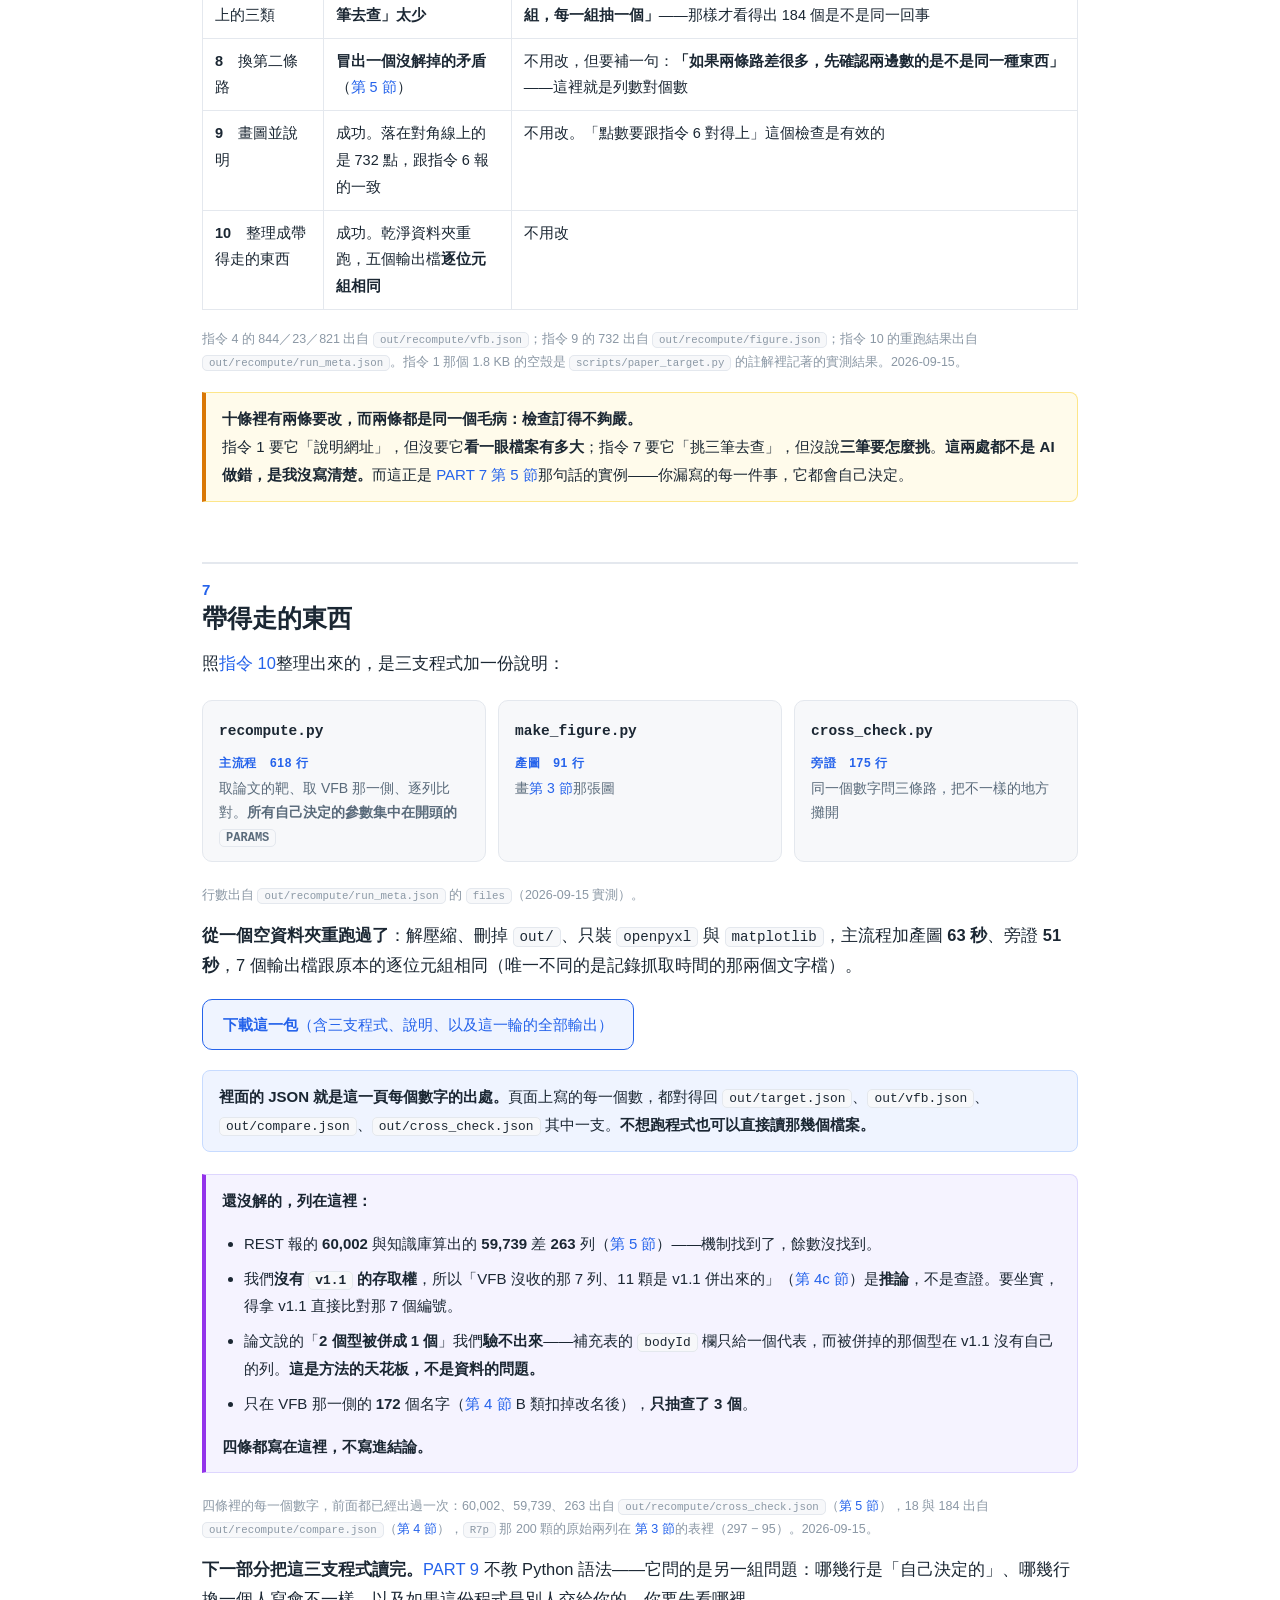
<file: part8-agent-run.html>
<!doctype html>
<html lang="zh-Hant">
<head>
<meta charset="utf-8">
<meta name="viewport" content="width=device-width, initial-scale=1">
<title>PART 8 真的讓它跑一遍｜VFB 專題課程</title>
<link rel="stylesheet" href="assets/vfb.css">
</head>
<body>
<div class="crumb"><a href="https://marginli.github.io/bsc-topics/">BSC 專題課程</a> ／ <a href="index.html">VFB 專題課程</a> ／ PART 8</div>
<header class="hero">
  <p class="eyebrow">PART 8</p>
  <h1>真的讓它跑一遍</h1>
  <p class="subtitle">把 <a href="part7-agent-prompts.html">PART 7</a> 的十條指令實際執行一次：對出來的結果、對不上的三類，以及中途冒出來、到現在還沒解掉的一個矛盾</p>
</header>

<div class="wrap">

  <div class="pager top">
    <a href="part7-agent-prompts.html">← PART 7　要怎麼交代 AI Agent</a>
    <a href="part9-read-code.html">PART 9　讀懂它寫出來的程式 →</a>
  </div>

  <nav class="toc">
    <h2>本頁章節</h2>
    <ol>
      <li><a href="#s1">先講清楚：哪些數字是預先知道的</a></li>
      <li><a href="#s2">結論：對出來的結果</a></li>
      <li><a href="#s3">兩邊都有、顆數卻不同的 21 列</a></li>
      <li><a href="#s4">對不上的三類</a></li>
      <li><a href="#s4b">換一個鍵：用 bodyId 把 A 類追到底</a></li>
      <li><a href="#s4c">VFB 完全沒收的 7 列：兩邊差了一個版本</a></li>
      <li><a href="#s5">換一條路再問一次：一個沒解掉的矛盾</a></li>
      <li><a href="#s6">十條指令的逐條紀錄</a></li>
      <li><a href="#s7">帶得走的東西</a></li>
    </ol>
  </nav>

  <!-- ══════════════════════════════════════════════════════ -->
  <h2 id="s1"><span class="pt">1</span>先講清楚：哪些數字是預先知道的</h2>

  <div class="danger">
    <b>這一頁不是一次盲測。</b><a href="part7-agent-prompts.html">PART 7</a> 那十條指令能寫得出來，是因為<b>寫它們之前已經先跑過一次可行性查證</b>——不先確認「這件事做得出來」，沒有人會把十條指令寫成那個樣子。所以底下有一部分數字，<b>在這一輪開始之前就已經知道答案了。</b>
  </div>

  <p>把它攤開來講，是因為這門課從 <a href="part1-templates.html">PART 1</a> 開始的規矩就是<b>數字要說得出從哪裡來</b>；而「這個數字是不是獨立算出來的」跟「這個數字對不對」同樣重要。下面這張表逐項交代：</p>

  <div class="tblwrap">
  <table>
    <tr><th>數字</th><th>這一輪之前就知道嗎</th><th>憑據</th></tr>
    <tr><td>論文那一側的靶：<b>778</b> 列、<b>732</b> 個型、<b>52,827</b> 顆，以及四個分組的顆數</td><td><b>是</b></td><td>PART 7 發布時就引著 <code>out/nern2025_target.json</code>——那支程式是為了寫指令 1 而寫的</td></tr>
    <tr><td>VFB 那一側的神經元總數 <b>53,402</b></td><td><b>是</b></td><td>寫十條之前試算過，但<b>沒有存成檔案</b>，所以 PART 7 上看不到它</td></tr>
    <tr><td>兩種比對鍵的命中率 <b>96.8%</b> 與 <b>74.7%</b></td><td><b>是</b></td><td>同上。指令 5 會寫成「至少做兩種」，正是因為試算時看到這個差距</td></tr>
    <tr><td>逐列比對的 <b>753</b> ／ <b>732</b> ／ <b>21</b></td><td><b>是</b></td><td>同上</td></tr>
    <tr><td>指令 8 換第二條路得到的 <b>60,002</b> 與那個沒解掉的 <b>263</b>（<a href="#s5">第 5 節</a>）</td><td><b>否</b></td><td>這一輪第一次跑，而且結果出乎意料</td></tr>
    <tr><td>指令 9 那張圖，以及圖上落在對角線的點數</td><td><b>否</b></td><td>這一輪才畫</td></tr>
    <tr><td>指令 10 的乾淨重跑：<b>18</b> 秒、<b>50</b> 秒、五個輸出檔逐位元組相同</td><td><b>否</b></td><td>這一輪才做</td></tr>
    <tr><td>用 <code>bodyId</code> 把 A 類追到底的結果（<a href="#s4b">第 4b</a>、<a href="#s4c">4c 節</a>）</td><td><b>否</b></td><td>這一頁發布之後才做的補查，<b>而它把「對不上的三類」收斂成一句話</b>：兩邊差了一個版本</td></tr>
  </table>
  </div>

  <p class="figsrc">表中「是」的四列，出自 <code>out/nern2025_target.json</code>（PART 7 即引用）與本輪重跑的 <code>out/recompute/target.json</code>、<code>out/recompute/vfb.json</code>、<code>out/recompute/compare.json</code>；「否」的三列出自 <code>out/recompute/cross_check.json</code>、<code>out/recompute/figure.json</code>、<code>out/recompute/run_meta.json</code>。皆為 2026-09-15 取得。</p>

  <div class="callout">
    <b>所以這一頁能證明什麼、不能證明什麼。</b><br>
    <b>能</b>：這條流程跑得起來，從一個空資料夾重跑會得到同一組數字，而且每一個數字都指得出來源。<br>
    <b>不能</b>：不能證明「一個沒看過答案的 AI Agent 照這十條做，也會得到同一組數字」。<b>那件事要另外做一次才算數</b>，而它不在這一頁裡。
  </div>

  <div class="note">
    <b>那為什麼還要寫這一頁？</b>因為<a href="#s6">第 6 節</a>那十條裡，真正有意思的不是數字對不對，是<b>哪幾條指令實際跑起來以後不夠用</b>。那一部分沒有預先知道的答案——指令要改成什麼樣子，是跑完才看得出來的。
  </div>

  <!-- ══════════════════════════════════════════════════════ -->
  <h2 id="s2"><span class="pt">2</span>結論：對出來的結果</h2>

  <p>論文正文那一句是：</p>
  <p lang="en">We classified around 53,000 visual system neurons into 732 cell types</p>

  <p>只用 VFB 上的資料重算一次，逐型跟論文的補充表對起來，結果是：</p>

  <div class="statgrid">
    <div class="stat"><div class="v">753</div><div class="k">兩邊名字對得上的型（論文共 778 列）</div></div>
    <div class="stat"><div class="v">732</div><div class="k">其中<b>顆數也完全相同</b>的</div></div>
    <div class="stat"><div class="v">21</div><div class="k">對得上、但顆數不同的</div></div>
    <div class="stat"><div class="v">575</div><div class="k">兩邊總顆數的差（53,402 − 52,827）</div></div>
  </div>

  <p class="figsrc">四個數字出自 <code>out/recompute/compare.json</code> 的 <code>matched</code>、<code>same_count</code>、<code>different_count</code>、<code>total_cells_delta</code>，由 <code>recompute/recompute.py</code> 於 2026-09-15 產生。</p>

  <div class="callout">
    <b>一句話的結論：<span style="white-space:nowrap">真正對上的不是 732 這個型數，是「逐型的顆數」。</span></b><br>
    <b>我們沒有從 VFB 數出 732 個型</b>——VFB 那一側末端類別有 <b>821</b> 個。對上的是另一件事：論文列出的 778 列裡，有 732 <b>列</b>的顆數跟 VFB 算出來的一模一樣。<b>這兩個 732 剛好相等，但它們不是同一件事</b>（下面拆給你看）。
  </div>

  <div class="danger">
    <b>那兩個 732 是巧合——貨真價實的巧合。</b>拆開看就知道，它們只是<b>剛好都等於 778 減 46</b>，而那兩個 46 毫無關係：
    <div class="tblwrap">
    <table>
      <tr><th></th><th>算式</th><th>那個 46 是什麼</th></tr>
      <tr><td><b>論文的分型數</b></td><td>778 − 46 ＝ 732</td><td><b>46 個型各佔兩列</b>（一列 <code>_L</code>、一列 <code>_R</code>）</td></tr>
      <tr><td><b>顆數相同的列數</b></td><td>778 − (21 ＋ 25) ＝ 732</td><td><b>21</b> 列顆數不同 ＋ <b>25</b> 列 VFB 那側沒有</td></tr>
    </table>
    </div>
    <b>一個講的是左右側，一個講的是比對結果，兩者之間沒有任何因果。</b>而如果沒有拆開，「我們算出 732，論文也是 732」讀起來就像一次漂亮的驗算——<b>那正是這一整頁在防的那種錯覺。</b>
  </div>

  <div class="tblwrap">
  <table>
    <tr><th></th><th>論文</th><th>VFB（<code>Nern2024</code>）</th></tr>
    <tr><th>神經元</th><td>52,827 顆（補充表逐列加總）</td><td>53,402 顆</td></tr>
    <tr><th>「型」</th><td>732 個 cell type，分成 778 列（同一個型可以有左右兩列）</td><td>844 個類別，其中泛稱 23 個、<b>末端類別 821 個</b></td></tr>
    <tr><th>比對鍵</th><td colspan="2">兩種都試過，命中率差 22 個百分點。<b>細節見下面那張表</b>——兩種鍵的分母不一樣，不能直接並排看</td></tr>
  </table>
  </div>

  <p class="figsrc">論文側出自 <code>out/recompute/target.json</code>；VFB 側的 <code>neurons</code>、<code>classes_all</code>、<code>classes_generic</code>、<code>classes_leaf</code> 出自 <code>out/recompute/vfb.json</code>；兩個命中率出自 <code>out/recompute/compare.json</code> 的 <code>key_choice</code>。2026-09-15。</p>

  <div class="gap">
    <h4>為什麼是 778 列卻只有 732 個型</h4>
    <p><b>一列不是一個型，是一個「型＋側別」的實例。</b>778 − 732 ＝ <b>46</b>，而剛好有 46 個型在表裡佔了兩列——一列 <code>_L</code>、一列 <code>_R</code>，<b>46 個全部成對，沒有例外</b>。686 個型各佔一列，加上 46 個各佔兩列，正好 778。</p>
    <p>會這樣，是因為這份連線體重建的是<b>右側</b>視葉。把 732 個型按側別攤開。<b>第二欄數的是「型」，第三欄數的是「列」</b>——兩者的換算就寫在表裡：</p>
    <div class="tblwrap">
    <table>
      <tr><th>在表裡出現在</th><th>型數</th><th>各佔幾列</th><th>主要是哪一群</th></tr>
      <tr><td>只有 <code>_R</code></td><td>635</td><td>635 列（全是 <code>_R</code>）</td><td>VPN 319、ONIN 146、ONCN 94　——<b>視葉自己的神經元</b></td></tr>
      <tr><td>兩側都有</td><td>46</td><td><b>92 列</b>（<code>_R</code> 46 ＋ <code>_L</code> 46）</td><td>VPN 33、VCN 6　——連到中腦的，左右兩顆都伸進右視葉</td></tr>
      <tr><td>只有 <code>_L</code></td><td>51</td><td>51 列（全是 <code>_L</code>）</td><td><b>VCN 44</b>　——中腦送訊號進視葉的，這裡是左側那顆伸進右視葉</td></tr>
      <tr><th>合計</th><th>732 個型</th><th>778 列（<code>_R</code> 681、<code>_L</code> 97）</th><td></td></tr>
    </table>
    </div>
    <p><b>最後那一列是這張表的重點。</b>「只有 <code>_R</code> 的型有 635 個」跟「表裡有 681 列 <code>_R</code>」不衝突——<b>差的 46 列，是那 46 個兩側都有的型貢獻的右側那一半</b>。同理 <code>_L</code>：51 ＋ 46 ＝ 97。<b>看起來打架，是因為一個在數型、一個在數列。</b></p>
    <p><b>ONIN 一個都沒有兩側</b>，這正合定義——視葉內在神經元的突觸不出視葉，所以只有右側那一群進得了這份重建。會出現在左側的全是跨側的那幾類（<code>H1</code>、<code>DNp27</code>、<code>AN09A005</code>、<code>5-HTPMPV03</code>）。</p>
  </div>

  <p class="figsrc">側別的分解出自 <code>out/recompute/target.json</code> 的 <code>sides</code>（<code>rows_per_type</code>、<code>types_by_side</code>、<code>rows_contributed_by_side</code>、<code>groups_by_side</code>）與 <code>instance_side</code>。2026-09-15。</p>


  <div class="gap">
    <h4>什麼是「泛稱」、什麼是「末端類別」</h4>
    <p><b>VFB 的類別不是一張平表，是一棵由粗到細的樹</b>——往下每一層都是<b>更細的分法</b>。</p>

    <p><b>先講清楚那 844 個是怎麼來的</b>：它<b>不是</b>本體論裡的所有節點，而是<b>「至少有一顆神經元被直接標成它」的類別</b>。所以樹上會有一些節點<b>根本不參與計數</b>。底下是實際的一小段樹，每個節點都套一次規則。<b>每一列有兩個數字，別讀混了</b>——左邊是<b>直接標成這個類別</b>的顆數，右邊是<b>這一叢（它自己＋底下全部）總共</b>幾顆：</p>

<pre class="art">                                       直接／這一叢共
adult neuron                             1 / 53,402   <span class="cm">← <b>泛稱</b>（底下還有 840 個）</span>
   └─ adult optic lobe intrinsic neuron  1 / 44,750   <span class="cm">← <b>泛稱</b>（底下還有 217 個）</span>
        └─ distal medullary amacrine neuron
                                         0 /  4,131   <span class="cm">← <b>不算</b>：沒有神經元直接標成它</span>
<span class="hl">             ├─ Dm15                   242 /    242   <span class="cm">← <b>末端類別</b>，底下沒東西了</span></span>
             └─ Dm3                    401 /  1,573   <span class="cm">← <b>泛稱</b>（底下還有 2 個）</span>
<span class="hl">                  ├─ Dm3a              601 /    601   <span class="cm">← <b>末端類別</b></span></span>
<span class="hl">                  ├─ Dm3b              571 /    571   <span class="cm">← <b>末端類別</b></span></span>
                  └─ Dm3c                0 /      0   <span class="cm">← <b>不算</b>：這套資料裡一顆都沒有</span></pre>

    <p><b>這 8 個節點裡，只有 6 個進得了 844</b>——<b>3 個泛稱</b>（<code>adult neuron</code>、<code>adult optic lobe intrinsic neuron</code>、<code>Dm3</code>）、<b>3 個末端類別</b>（<code>Dm15</code>、<code>Dm3a</code>、<code>Dm3b</code>）。另外兩個一顆神經元都沒有，<b>連進場的資格都沒有</b>。</p>

    <p><b>兩個數字的關係，就是那條加法</b>：<code>Dm3</code> 這一叢的 1,573 顆 ＝ 直接掛在 <code>Dm3</code> 的 <b>401</b> ＋ <code>Dm3a</code> 的 <b>601</b> ＋ <code>Dm3b</code> 的 <b>571</b>。<b>三者互不重疊</b>——實際查過，<b>沒有任何一顆</b>同時掛在 <code>Dm3</code> 與 <code>Dm3a</code>／<code>Dm3b</code> 底下（重疊 <b>0</b>）。</p>

    <p><b>所以 <code>Dm3</code> 那 401 顆不是矛盾，是一種身分</b>：泛稱身上也可以直接掛著神經元——那是<b>「只被標到這麼細，沒有再細分到 a／b」的那些</b>。<b>「泛稱」不等於「空的中間層」。</b></p>

    <p><b>反過來的例子也在圖上</b>：<code>distal medullary amacrine neuron</code> 直接掛 <b>0</b> 顆，但這一叢有 <b>4,131</b> 顆。<b>「沒有神經元直接標成它」不代表這一支是空的</b>——它只是不參與計數，底下的類別照樣算。</p>

    <ul>
      <li><b>末端類別（821 個）</b>——<b>再也分不下去的那一層</b>：在這 844 個裡，沒有任何一個更細的類別掛在它底下。<b>這才是「一個細胞型」</b>，例如 <code>Dm15</code>、<code>Mi1</code>、<code>LC6</code>。</li>
      <li><b>泛稱（23 個）</b>——<b>底下還站著更細的類別</b>。<code>Dm3</code> 底下有 <code>Dm3a</code>／<code>Dm3b</code>／<code>Dm3c</code>；<code>LC10</code> 底下有 <code>LC10A</code>、<code>LC10B</code>、<code>LoVP76</code>。</li>
    </ul>

    <p><b>兩種泛稱，只有一種會讓細胞被數兩次——這點要分清楚。</b></p>
    <div class="tblwrap">
    <table>
      <tr><th>泛稱的種類</th><th>例子</th><th>會不會重複數</th></tr>
      <tr><td><b>分類學上位</b><br>（更粗的分法）</td><td><code>Dm3</code> 之於 <code>Dm3a</code>／<code>Dm3b</code></td><td><b>不會。</b>實際查過：<b>沒有任何一顆</b>同時掛在 <code>Dm3</code> 與 <code>Dm3a</code>／<code>Dm3b</code> 底下。那 401 顆 <code>Dm3</code> 是<b>沒有再細分到 a／b 的那些</b>。<br><b>但它仍然不能算一個型</b>——那等於在同一份清單裡<b>同時用粗細兩種分型標準</b>。</td></tr>
      <tr><td><b>橫切的屬性</b><br>（不是形態，是性質）</td><td><code>adult cholinergic neuron</code>（神經傳導物質）</td><td><b>會，而且這才是重複的來源。</b><b>4,063</b> 顆神經元<b>既有自己的細胞型、又掛在它底下</b>。例如 <code>Mi10_R</code> 同時是 <i>medulla intrinsic neuron Mi10</i> 與 <i>adult cholinergic neuron</i>。</td></tr>
    </table>
    </div>
    <p><b>所以為什麼非排掉不可。</b>把 844 個全當成型，顆數加總是 <b>59,739</b>，比神經元總數 53,402 多 <b>6,337</b>——多出來的就是上表第二列那種。<b>「顆數加總超過神經元總數」就是分型規則有問題的警訊</b>，<a href="part7-agent-prompts.html#s4">指令 4</a> 第 1 項要 AI 先算的就是這個。</p>
    <p><b>最值得看的是邊界案例。</b><code>LC10</code>、<code>Dm3</code>、<code>Cm11</code> 這幾個——<b>這些名字看起來已經是細胞型了，卻被判成泛稱</b>，因為 VFB 又往下細分了一層。<b>所以「什麼算一個細胞型」在這裡沒有客觀答案</b>：<code>Dm3</code> 到底是一個型還是三個型，取決於你採信哪一版的分型，而這正是 <a href="part7-agent-prompts.html#s3">PART 7 第 3 節</a>那個②號決定的由來。</p>
    <p><b>我們這條規則自己也有一個邊界要講明：</b>判斷「底下有沒有別的類別」時<b>只看這 844 個之內</b>。某個類別在整個 VFB 本體論裡還有下位，但那些下位在這套資料裡一顆神經元都沒有，它在這裡仍算末端。<b>這是我們的選擇，不是資料告訴我們的。</b></p>
  </div>

  <p class="figsrc">23 個泛稱的完整清單、各自底下有幾個類別、以及各自直接掛了幾顆，出自 <code>out/recompute/vfb.json</code> 的 <code>generic_classes</code>；配對總數 59,739 出自同檔的 <code>instanceof_pairs</code>。樹上每個節點的兩個顆數（<code>cells_directly_here</code> 與 <code>cells_in_subtree</code>）、在不在 844 裡、底下還有幾個、以及判定，出自 <code>out/recompute/class_tree_examples.json</code> 的 <code>tree_nodes</code>（連同 <code>what_the_844_are</code> 那一句）；<code>Dm3</code> 與 <code>Dm3a／Dm3b</code> 的重疊數（<b>0</b>）與 4,063／<code>Mi10_R</code> 那個例子出自同檔。全部由 <code>recompute/recompute.py</code> 的 <code>class_tree_examples()</code> 向同一支唯讀知識庫查來。2026-09-15。</p>

  <div class="gap">
    <h4>那個 22 個百分點的差距，是這一輪最實用的一個發現</h4>
    <p><b>先講清楚分子分母各是什麼</b>——兩種鍵<b>各自的自然分母不一樣</b>，所以不能把兩個百分比並排就當成可比：</p>
    <div class="tblwrap">
    <table>
      <tr><th>拿什麼當鍵</th><th>分子</th><th>分母</th><th>命中率</th></tr>
      <tr><td><b>神經元自己的標籤</b><br>取括號前那一段（<code>Dm20_R</code>）</td><td><b>753</b><br>論文的 instance 名在 VFB 的個體標籤裡找得到的</td><td><b>778</b><br>論文表的 instance <b>列</b>（帶側別）</td><td><b>96.8%</b></td></tr>
      <tr><td><b>類別標籤的最後一個詞</b><br>（<code>Dm15</code>）</td><td><b>547</b><br>論文的 cell type 名在 VFB 的類別標籤裡找得到的</td><td><b>732</b><br>論文表的 cell <b>type</b>（不帶側別）</td><td><b>74.7%</b></td></tr>
    </table>
    </div>
    <p><b>為什麼分母不同：兩種鍵的粒度不同。</b>VFB 的個體標籤<b>帶側別</b>（<code>Dm20_R</code>），只能跟論文的 <code>instance</code> 欄比——那是 778 列；VFB 的類別標籤<b>不帶側別</b>（<code>Dm15</code>），只能跟論文的 <code>cell type</code> 欄比——那是 732 個。<b>換鍵的時候兩邊都得跟著換</b>，不然比的是兩種東西。</p>
    <p><b>要真的並排比，得先放到同一個分母上。</b>把兩種鍵都降到「型」這一層（個體標籤去掉 <code>_L</code>／<code>_R</code>），分母統一用論文的 732 個型：</p>
    <div class="formula">用個體標籤　<b>711 / 732 ＝ 97.1%</b>　　　用類別標籤　<b>547 / 732 ＝ 74.7%</b>　　　差 <b>22.4</b> 個百分點</div>
    <p>（<b>711 不是上面那個 753</b>——753 數的是<b>列</b>，711 數的是<b>型</b>；降到型這一層就沒有左右的區分了。）</p>
    <p class="figsrc">上表兩個分子分母出自 <code>out/recompute/compare.json</code> 的 <code>key_choice</code>（含 <code>denominator_is</code> 一欄，寫明各自的分母是什麼）；同分母那一組 711／547／732 與 22.4 出自同檔的 <code>key_choice_same_denominator</code>。兩組都由 <code>recompute/recompute.py</code> 於 2026-09-15 產生，執行時也會印在畫面上。</p>
    <p><b>結論不受影響，而且更乾淨：差距就是 22 個百分點。</b>如果只試了後面那一種，你會看到四分之一的型對不上，然後以為是資料本身對不起來。<b>實際上是鍵挑錯了</b>——VFB 的類別標籤是全名（<i>distal medullary amacrine neuron Dm15</i>），而神經元自己的標籤才是論文在用的那種簡寫（<code>Dm15_R</code>）。這正是 <a href="part2-names.html#s4">PART 2 第 4 節</a>那件事（同一個東西有三個名字）在這裡變成一個百分比。</p>
  </div>

  <!-- ══════════════════════════════════════════════════════ -->
  <h2 id="s3"><span class="pt">3</span>兩邊都有、顆數卻不同的 21 列</h2>

  <p><b>先接回上一節那條算式，這 21 列是怎麼來的。</b>論文的 <b>778</b> 列裡，有 <b>753</b> 列在 VFB 那一側找得到對得上的名字；這 753 列當中，<b>732</b> 列兩邊的顆數一模一樣，<b>剩下 21 列顆數不同</b>——<b>這一節講的就是那 21 列</b>。（另外 <b>25</b> 列在 VFB 那側完全找不到，那是<a href="#s4">第 4 節</a>的事。）</p>

  <figure class="fig">
    <img src="assets/p8-scatter.png" alt="左：逐型的顆數散點圖，兩軸都是對數，絕大多數點落在對角線上；右：21 列差異的大小，兩列約 200、六列 2、十三列 1">
    <figcaption><b>左</b>：一個點是一個型，橫軸是論文的顆數、縱軸是用 VFB 重算的顆數。空心點是兩邊完全相同的 <b>732</b> 個，實心點是不同的 <b>21</b> 個。<b>兩軸都用對數</b>，因為顆數從 1 跨到兩千多；這裡不必處理 0，因為對得上的型兩邊都至少有 1 顆。<b>右</b>：那 21 列差異由大到小。<b>差距不是連續分布的，而是斷成三段</b>：兩列約 200、六列 2、十三列 1。</figcaption>
  </figure>

  <p class="figsrc">圖由 <code>recompute/make_figure.py</code> 畫，資料出自 <code>out/recompute/compare.json</code>；圖上的點數存在 <code>out/recompute/figure.json</code>（<code>on_diagonal</code>＝732、<code>off_diagonal</code>＝21、<code>largest</code>＝202）。2026-09-15。</p>

  <p><b>右邊那張圖的形狀，本身就是答案的一部分。</b>差 2 顆的六列與差 1 顆的十三列，看起來像是逐顆判定的邊界差異——一顆神經元算不算進這個型，兩邊的判斷偶爾不一樣。<b>而最左邊那兩根，是另外一回事：</b></p>

  <div class="tblwrap">
  <table>
    <tr><th>型</th><th>論文</th><th>VFB</th><th>差</th></tr>
    <tr><td><code>R7p_R</code></td><td>95</td><td>297</td><td><b>＋202</b></td></tr>
    <tr><td><code>R8p_R</code></td><td>95</td><td>294</td><td><b>＋199</b></td></tr>
    <tr><td><code>R7y_R</code></td><td>244</td><td>246</td><td>＋2</td></tr>
    <tr><td><code>R8y_R</code></td><td>245</td><td>244</td><td>−1</td></tr>
    <tr><td><code>R7d_R</code></td><td>42</td><td>42</td><td>0</td></tr>
    <tr><td><code>R8d_R</code></td><td>41</td><td>41</td><td>0</td></tr>
    <tr><td colspan="3">六列合計</td><td><b>＋402</b></td></tr>
  </table>
  </div>

  <p class="figsrc">六列出自 <code>out/recompute/compare.json</code> 的 <code>photoreceptor_rows</code>，合計出自同檔的 <code>photoreceptor_delta_total</code>。2026-09-15。</p>

  <div class="callout">
    <b>那兩列大的是另一回事，而它有一個有出處的解釋。</b><code>R7p</code> 的 ＋202 與 <code>R8p</code> 的 ＋199，<b>不是誰算錯，是兩邊拿的資料差了一個版本</b>——論文的版本註記明寫，新版「調整了一些個別細胞的分型，其中幾乎全是 R7 與 R8 光受器」。<b>證據與推導都在<a href="#s4c">第 4c 節</a>。</b>
  </div>

  <!-- ══════════════════════════════════════════════════════ -->
  <h2 id="s4"><span class="pt">4</span>對不上的三類</h2>

  <p><a href="part7-agent-prompts.html#s4">指令 7</a> 要求把對不上的部分<b>列完，不要只給數量</b>。結果是三類：</p>

  <div class="cases">
    <div class="case"><span class="badge one">A</span><div class="bd">
      <b>只在論文補充表裡：25 列　——　<span style="white-space:nowrap">改用 bodyId 再查一次，25 列全部有下落</span></b>
      用名字比，這 25 列在 VFB 一個都找不到。但<b>名字對不上不代表東西不在</b>：論文補充表有一欄 <code>bodyId</code>，而 VFB 的標籤裡也帶著它（<code>Dm15_R (JRC_OpticLobe:65558)</code>）。<b>改用編號查，18 列當場現身——同一顆神經元，兩邊取了不同的型名。</b>詳見<a href="#s4b">下一節</a>。
    </div></div>
    <div class="case"><span class="badge two">B</span><div class="bd">
      <b>只在 VFB 這邊：184 個名字，共 221 顆　——　<span style="white-space:nowrap">其中 12 個其實就是 A 類那幾列，扣掉後剩 172</span></b>
      名字的前綴幾乎都是<b>中腦的腦區代號</b>：<code>AVLP</code> 35 個、<code>PLP</code> 29 個、<code>SLP</code> 14 個、<code>PVLP</code> 12 個、<code>LHAV</code> 11 個、<code>DNg</code> 9 個、<code>DNge</code> 8 個、<code>PS</code> 7 個。抽三個去查，查到的是<i>adult serotonergic PLP neuron</i> 與 <i>adult anterior optic tubercle neuron 050／065</i> 這類東西。<b>判斷：這一類比較像「兩邊收錄的範圍本來就不同」</b>——VFB 的資料集連帶收了一些伸進視葉的中腦神經元，而論文補充表的範圍是視覺系統的型錄。<b>這是推測，我們只查了三個。</b>
    </div></div>
    <div class="case"><span class="badge hub">C</span><div class="bd">
      <b>兩邊都有、顆數不同：21 列</b>
      就是<a href="#s3">第 3 節〈兩邊都有、顆數卻不同的 21 列〉</a>那 21 列。兩列是論文自己標註過的光受器缺口，其餘十九列差 1 到 2 顆。
    </div></div>
  </div>

  <p class="figsrc">三類的數量與清單出自 <code>out/recompute/compare.json</code>：<code>only_in_paper</code>（25）、<code>only_in_paper_explained_by_split</code>（7）、<code>only_in_paper_unexplained</code>（18）、<code>only_in_vfb</code>（184）、<code>only_in_vfb_cells</code>（221）、<code>only_in_vfb_prefix_top</code>、<code>paper_split_vfb_did_not</code>。2026-09-15。</p>

  <!-- ══════════════════════════════════════════════════════ -->
  <h2 id="s4b"><span class="pt">4b</span>換一個鍵：用 bodyId 把 A 類追到底</h2>

  <p><a href="part7-agent-prompts.html#s4">指令 5</a> 逼我們比較兩種<b>名字</b>當鍵。但 A 類那 25 列告訴我們還有第三種鍵——<b>編號</b>。論文表的 <code>bodyId</code> 欄與 VFB 標籤括號裡那串，是同一份重建的同一個編號。用它再查一次，25 列分成四堆：</p>

  <div class="tblwrap">
  <table>
    <tr><th></th><th>幾列</th><th>是什麼</th></tr>
    <tr><td><b>①</b> 一對一改名</td><td>10</td><td>同一顆、顆數也相同，只是名字不同：<code>HST_R</code>→<code>HS4_R</code>、<code>LAL047_R</code>→<code>LoVC8_R</code>、<code>LC35a_R</code>→<code>LoVP15_R</code>、<code>LC35b_R</code>→<code>LoVP104_R</code>、<code>LT85_R</code>→<code>LoVP87_R</code>、<code>V1_L</code>→<code>LPT58_L</code>、<code>mALD1_L</code>→<code>LoVC10_L</code>…</td></tr>
    <tr><td><b>②</b> 側別標到另一邊</td><td>1</td><td><code>DNc01_L</code> 在 VFB 併進了 <code>DNc01_R</code>——所以 VFB 那一列是 2 顆而論文是 1 顆。<b>這同時解釋掉<a href="#s3">第 3 節</a>那 21 列差異裡的一列。</b></td></tr>
    <tr><td><b>③</b> 論文拆、VFB 併</td><td>7</td><td><code>Li11a＋Li11b</code>→<code>Li11_R</code>（2＋2＝4）、<code>LoVP90a／b／c</code>→<code>LoVP90_R</code>（1＋1＋1＝3）、<code>VST1＋VST2</code>→<code>VT_R</code>（3＋4＝<b>7</b>）。<b>三組的加總都跟 VFB 那一列的顆數完全相等。</b></td></tr>
    <tr><td><b>④</b> VFB 沒有收</td><td>7</td><td>共 <b>11 顆</b>。編號在 VFB 的 <code>JRC_OpticLobe</code> 命名空間裡<b>完全不存在</b>：<code>AN09A005</code>（左右各一列）、<code>AN27X013</code>（左右各一列），以及三個名字帶 <i>TBD</i>（待定）的。<b>為什麼沒收，見<a href="#s4c">下一節</a></b>——原因跟①②③其實是同一個。</td></tr>
  </table>
  </div>

  <p class="figsrc">四堆的分類與完整清單出自 <code>out/recompute/compare.json</code> 的 <code>by_body_id</code>（<code>kinds</code>、<code>absent</code>、<code>n_renamed</code>、<code>cells_absent</code>、<code>only_in_vfb_after</code>），由 <code>recompute/recompute.py</code> 的 <code>resolve_by_body_id()</code> 產生；「只出現在 <code>Berg2025</code>」出自一次知識庫查詢。2026-09-15。</p>

  <div class="danger">
    <b>為什麼非得用編號不可——光看名字會猜錯。</b>那 25 列裡有 <code>LC39a_R</code> 與 <code>LC39b_R</code>，看起來顯然是「<code>LC39</code> 被拆成 a 和 b」。<b>編號查出來不是這樣</b>：<code>LC39a_R</code> 確實對到 <code>LC39_R</code>，但 <code>LC39b_R</code> 對到的是 <b><code>LoVP51_R</code></b>——一個完全不同的名字。<b>字串猜得出形狀，猜不出身分</b>，而猜錯的那一個<b>不會自己舉手</b>：它照樣會被歸進「已經解釋掉了」那一堆。
  </div>

  <div class="callout">
    <b>所以 A 類真正「沒有解釋」的只有 ④ 那 7 列、11 顆。</b>而 B 類也跟著縮水：那 184 個「只在 VFB」的名字裡，有 <b>12 個</b>其實就是 A 類那幾列改了名，扣掉之後是 <b>172</b> 個。<br>
    <b>換一個鍵，兩類同時變小。</b>這件事回頭看 <a href="part7-agent-prompts.html#s4">指令 5</a>：它要求「至少兩種鍵、都回報數字」——<b>做對了方向，但兩種都選了名字。</b>真正該加的一句是<b>「有沒有一個兩邊共用的編號」</b>。
  </div>

  <!-- ══════════════════════════════════════════════════════ -->
  <div class="note">
    <b>A 類那個「論文拆、VFB 沒拆」，正是 <a href="part7-agent-prompts.html#s3">PART 7 第 3 節</a>那個②號決定的真面目。</b>「什麼算一個細胞型」不是一個哲學問題——它在這裡具體成三個名字：論文認為 <code>LoVP90</code> 應該分成三型，VFB 這一版還記成一型。<b>兩邊都沒錯，只是分型的版本不同。</b>而如果我們只報一個「命中率 96.8%」，這件事就完全看不見了。
  </div>


  <!-- ══════════════════════════════════════════════════════ -->
  <h2 id="s4c"><span class="pt">4c</span>VFB 完全沒收的 7 列：兩邊差了一個版本</h2>

  <p><a href="#s4b">上一節</a>把 25 列分成四堆，看起來是四個獨立的現象。<b>其實是同一件事。</b></p>

  <div class="callout">
    <b>VFB 收的是 <code>optic-lobe:v1.0.1</code>，論文補充表是 <code>optic-lobe:v1.1</code>。</b><br>
    這不是猜的——<b>VFB 自己的資料集描述就寫著</b>：<i>Optic Lobe connectome neurons from optic_lobe:v1.0.1, Nern et al., 2024.</i> 而論文的資料可用性指向 <code>?dataset=optic-lobe:v1.1</code>。
  </div>

  <p>論文有一整節叫〈Versions of the dataset〉，開頭就是：</p>
  <p lang="en">Two releases of the optic lobe dataset are available: the initial release (optic-lobe:v1.0.1) and the current version of the dataset (optic-lobe:v1.1).</p>

  <h3>先驗一件事：這個說法站得住嗎</h3>

  <p>〈Versions of the dataset〉<b>那一節</b>還寫了一句可以直接拿來對答案的話：</p>
  <p lang="en">We also revised some cell-type definitions (5 types were split into a total of 11 new types and 2 types were merged into a single type).</p>

  <p><b>那就把全部 778 列都用 <code>bodyId</code> 對一次，看能不能自己數出「5 個型拆成 11 個」。</b>結果：</p>

  <div class="tblwrap">
  <table>
    <tr><th>v1.0.1 的型（VFB 這一側）</th><th>在 v1.1 變成（論文那一側）</th></tr>
    <tr><td><code>VT_R</code></td><td><code>VST1_R</code>、<code>VST2_R</code></td></tr>
    <tr><td><code>Li11_R</code></td><td><code>Li11a_R</code>、<code>Li11b_R</code></td></tr>
    <tr><td><code>LoVP90_R</code></td><td><code>LoVP90a_R</code>、<code>LoVP90b_R</code>、<code>LoVP90c_R</code></td></tr>
    <tr><td><code>LoVP70_R</code></td><td><code>LoVP51_R</code>、<code>LoVP70_R</code></td></tr>
    <tr><td><code>DNc01_R</code></td><td><code>DNc01_L</code>、<code>DNc01_R</code></td></tr>
    <tr><th>5 個</th><th>11 個</th></tr>
  </table>
  </div>

  <p class="figsrc">五組的還原出自 <code>out/recompute/compare.json</code> 的 <code>by_body_id.version_gap</code>（<code>splits_recovered</code>、<code>n_v101_types_split</code>、<code>n_v11_types_produced</code>），由 <code>recompute/recompute.py</code> 把 778 列逐列用 <code>bodyId</code> 對到 VFB 那一側算出；論文的五條原句出自 <code>out/recompute/paper_quotes.json</code>（全文經 Europe PMC 取得，逐字比對過）。2026-09-15。</p>

  <div class="note">
    <b>5 個型、11 個新型——跟論文寫的一個字不差。</b>（<b>這個 11 數的是「型」</b>，跟上一節<b>④</b>那 7 列的 <b>11 顆</b>無關——剛好又是同一個數字。）而我們算這個數字的時候<b>沒有看論文那句話</b>，用的只有兩邊的編號。<b>這就是「第二條路」該長的樣子</b>（<a href="part7-agent-prompts.html#s4">指令 8</a>）：不是換個 API 問同一個數，是<b>用完全不同的證據把同一個結論再推一次</b>。
  </div>

  <h3>那 7 列的答案</h3>

  <p>版本這件事站住了，7 列就有解釋了。同一節接著寫：</p>
  <p lang="en">optic-lobe:v1.1 incorporates updates to the segmentation (mainly some merges of small, previously unconnected parts of reconstructed segments with these neurons); these changes collectively result in a small but detectable increase of reconstruction completeness</p>

  <p><b>v1.1 把原本散落、沒接起來的片段併進了神經元，所以多出一些在 v1.0.1 裡根本還不成形的細胞。</b>那 7 列就是這樣來的——它們在 v1.0.1 沒有編號，因為在 v1.0.1 裡還不是一顆完整的神經元。</p>

  <div class="gap">
    <h4>三個對得上的旁證</h4>
    <p><b>一、7 列全部落在同一群。</b>論文把細胞分成 VPN／VCN／ONIN／ONCN／other 五群，而這 7 列<b>全部是 <code>other</code></b>——778 列裡對不到 v1.0.1 的也就只有這 7 列。<code>other</code> 是什麼？論文說是「中腦與視葉都有突觸、但既不算 VPN 也不算 VCN」的那幾型，<b>也就是身體大半在重建範圍外的神經元</b>——正是最需要「把零散片段接起來」才會成形的那一類。</p>
    <p><b>二、三個 <code>_TBD</code> 是論文自己說的三個。</b></p>
    <p lang="en">In three cases, we applied a placeholder name, adding ‘_TBD’, because we anticipate that future central brain data will provide a more appropriate designation.</p>
    <p><b>三、那五個名字在 VFB 另一套資料集裡是完整的。</b><code>AN09A005</code>、<code>AN27X013</code>、三個 <code>_TBD</code> 在 VFB 都找得到，但只出現在 <code>Berg2025</code>／<code>Berg2025a</code>——<b>Male CNS 全腦連線體</b>，跟視葉這套出自<b>同一份 EM 影像</b>（VFB 的描述寫著 <i>traced from part of the Male CNS EM volume</i>）。<b><code>AN</code> 是 ascending neuron，從腹神經索上行的。</b>在全 CNS 那一版裡它是完整的；在只切出視葉的這一版裡不是。</p>
  </div>

  <div class="danger">
    <b>同一個版本差也解釋了<a href="#s3">第 3 節</a>那個最大的差異。</b>〈Versions of the dataset〉的同一段還寫著，v1.1 還<b>「調整了一些個別細胞的分型，其中幾乎全是 R7 與 R8 光受器」</b>：
    <p lang="en">adjusted the typing of some individual cells (nearly all of these are R7 and R8 photoreceptors</p>
    <b>所以 <code>R7p</code> 那 ＋202 與 <code>R8p</code> 的 ＋199，是版本之間的重新分型。</b>v1.0.1 歸在 pale 那一列的細胞，v1.1 把其中約兩百顆改判到別處——<b>而論文的補充表是 v1.1 的，所以那一列只剩 95。</b>這是這一頁上最大的一列差異，<b>而它的解釋不在資料裡，在版本註記裡。</b>
  </div>

  <div class="callout">
    <b>一句話收束整個第 4 節：那 25 列「對不上」，沒有一列是算錯，全部是「兩邊拿的不是同一版」。</b><br>
    改名、拆型、側別、以及那 7 列多出來的細胞，<b>都寫在論文自己的〈Versions of the dataset〉裡</b>。<b>而這件事在 <a href="part4-connectomes.html#s4">PART 4 第 4 節</a>講過一次了</b>——「同一套資料有不同版本」；這裡是它第一次真的咬人。<br>
    <b>還沒解的縮到一句話</b>：我們沒有 v1.1 的存取權，所以「<b>④</b> 那 7 列的 11 顆就是那次合併產生的」是<b>推論</b>，不是查證。要坐實，得拿 v1.1 直接比對那 7 個編號。
  </div>

  <div class="note">
    <b>論文那句話還有後半段我們驗不了：「2 個型被併成 1 個」。</b>補充表的 <code>bodyId</code> 欄只給「圖裡用的那一顆」，所以我們做的是<b>型層級</b>的對照。被併掉的那一個型在 v1.1 沒有自己的列，<b>也就沒有代表編號可查</b>。<b>這是方法的天花板，不是資料的問題</b>——寫出來，免得下一個人以為驗過了。
  </div>

  <!-- ══════════════════════════════════════════════════════ -->
  <h2 id="s5"><span class="pt">5</span>換一條路再問一次：一個沒解掉的矛盾</h2>

  <p><a href="part7-agent-prompts.html#s4">指令 8</a> 的要求是：<b>前面每一個關鍵數字都是同一條路算出來的，換一條路再算一次。</b>同一個問題——「資料集 <code>Nern2024</code> 底下有幾顆神經元」——問三條路：</p>

  <div class="tblwrap">
  <table>
    <tr><th>路</th><th>問法</th><th>回答</th></tr>
    <tr><td><b>①</b> 知識庫</td><td><code>pdb.virtualflybrain.org</code> 的 Cypher</td><td><b>53,402</b> 顆　類別 844 個</td></tr>
    <tr><td><b>②</b> REST</td><td><code>v3-cached.virtualflybrain.org/run_query</code> 的 <code>DatasetImages</code></td><td>自己報 <b>count＝60,002</b>，實際只翻回 <b>50,000</b> 列，<b>被截斷</b></td></tr>
    <tr><td><b>③</b> MCP</td><td><code>vfb3-mcp.virtualflybrain.org</code> 的 <code>get_term_info</code></td><td><b>53,402</b>（與①一致）</td></tr>
  </table>
  </div>

  <p class="figsrc">三列出自 <code>out/recompute/cross_check.json</code>，由 <code>recompute/cross_check.py</code> 於 2026-09-15 產生（MCP 伺服器版本 1.11.2）。</p>

  <div class="danger">
    <b>②那個 50,000 就是 <a href="part7-agent-prompts.html#s4">指令 3</a> 預先警告過的坑</b>——翻頁到某個位移之後它停下來，<b>不報錯、只回空陣列</b>。如果指令 3 沒寫那一句，這一輪會拿到一個看起來很正常的五萬筆清單，然後往下做。
  </div>

  <p><b>但更要緊的是 60,002 跟 53,402 差了六千多。</b>往下追，找到了機制：<code>DatasetImages</code> 是<b>每一個「（個體, 類別）配對」給一列</b>，而一顆神經元可以同時屬於好幾個類別。<code>Dm15_R</code> 就同時是 <i>Dm15</i> 與 <i>adult glutamatergic neuron</i>，所以它在結果裡出現兩次。</p>

  <div class="statgrid">
    <div class="stat"><div class="v">47,555</div><div class="k">只屬於 1 個類別的神經元</div></div>
    <div class="stat"><div class="v">5,357</div><div class="k">屬於 2 個類別的</div></div>
    <div class="stat"><div class="v">490</div><div class="k">屬於 3 個類別的</div></div>
    <div class="stat"><div class="v">59,739</div><div class="k">配對總數＝53,402＋5,357＋2×490</div></div>
  </div>

  <div class="gap">
    <h4>機制對了，數字還是差 263 —— 這一條沒解掉</h4>
    <p>知識庫算出來的配對數是 <b>59,739</b>，而 REST 報的是 <b>60,002</b>。<b>還差 263 列，我們查不出來是什麼。</b></p>
    <p>查過但排除掉的一個可能：同一顆神經元對到不只一個模板座標框（那樣也會多出列來）。實際查的結果是<b>每一顆都只對到一個模板</b>，所以（個體, 類別, 模板）三元組的數量跟配對數一樣是 59,739，不是差異的來源。</p>
    <p><b>這一條就停在這裡，不編解釋。</b>照 <a href="part7-agent-prompts.html#s4">指令 7</a> 最後那句話——「我寧可你說『這一類我查不出來』」——它現在是一筆明講的未解項，寫在 <code>out/recompute/cross_check.json</code> 的 <code>note</code> 欄裡。</p>
  </div>

  <p class="figsrc">四個配對數出自一次知識庫查詢（與 <code>recompute/cross_check.py</code> 同一支介面，2026-09-15）；<code>instanceof_pairs</code>＝59,739 與未解的 263 存在 <code>out/recompute/cross_check.json</code>。</p>

  <div class="callout">
    <b>指令 8 的價值在這裡整個顯現出來。</b>如果只走①那一條路，這一頁會有一個乾淨的 53,402，而且它<b>是對的</b>——但我們不會知道站上還有一支介面對同一個問題回答 60,002，也不會知道它會在五萬列悄悄停下來。<b>一個數字只問過一條路，你不會知道自己站在哪一邊。</b>
  </div>

  <!-- ══════════════════════════════════════════════════════ -->
  <h2 id="s6"><span class="pt">6</span>十條指令的逐條紀錄</h2>

  <p>上面是結論。這一節是過程——<b>每一條實際跑起來的樣子，以及跑完之後我要怎麼改它</b>。</p>

  <div class="tblwrap">
  <table>
    <tr><th>指令</th><th>實跑</th><th>跑完之後要改的地方</th></tr>
    <tr><td><b>1</b>　拿到論文的靶</td><td>成功，但<b>第一個下載網址是死的</b></td><td><b>要改。</b>PMC 那條路回 HTTP 200、檔案只有 1.8 KB——是個空殼，不是錯誤。指令裡那句「說明你是從哪個網址拿到的」救了這一條，但不夠：<b>應該再加一句「回報檔案大小，太小就停下來」</b></td></tr>
    <tr><td><b>2</b>　選資料集並記下版本</td><td>成功</td><td>不用改</td></tr>
    <tr><td><b>3</b>　取回全部並證明沒被截斷</td><td>成功，而且<b>警告確實命中</b></td><td>不用改。這一條是十條裡回報最高的一句</td></tr>
    <tr><td><b>4</b>　定義什麼算一個型</td><td>成功：844 個類別裡有 23 個是泛稱，末端類別 821 個</td><td>不用改</td></tr>
    <tr><td><b>5</b>　選比對鍵</td><td>成功，兩種鍵差 22 個百分點</td><td>不用改。這一條的設計（逼它做兩種）是十條裡最划算的</td></tr>
    <tr><td><b>6</b>　逐列比對</td><td>成功</td><td>不用改</td></tr>
    <tr><td><b>7</b>　列出對不上的三類</td><td>成功，但<b>第 2 項「挑三筆去查」太少</b></td><td><b>要改。</b>B 類有 184 個名字，抽三個查完就下判斷，證據太薄。<b>應該改成「按前綴分組，每一組抽一個」</b>——那樣才看得出 184 個是不是同一回事</td></tr>
    <tr><td><b>8</b>　換第二條路</td><td><b>冒出一個沒解掉的矛盾</b>（<a href="#s5">第 5 節</a>）</td><td>不用改，但要補一句：<b>「如果兩條路差很多，先確認兩邊數的是不是同一種東西」</b>——這裡就是列數對個數</td></tr>
    <tr><td><b>9</b>　畫圖並說明</td><td>成功。落在對角線上的是 732 點，跟指令 6 報的一致</td><td>不用改。「點數要跟指令 6 對得上」這個檢查是有效的</td></tr>
    <tr><td><b>10</b>　整理成帶得走的東西</td><td>成功。乾淨資料夾重跑，五個輸出檔<b>逐位元組相同</b></td><td>不用改</td></tr>
  </table>
  </div>

  <p class="figsrc">指令 4 的 844／23／821 出自 <code>out/recompute/vfb.json</code>；指令 9 的 732 出自 <code>out/recompute/figure.json</code>；指令 10 的重跑結果出自 <code>out/recompute/run_meta.json</code>。指令 1 那個 1.8 KB 的空殼是 <code>scripts/paper_target.py</code> 的註解裡記著的實測結果。2026-09-15。</p>

  <div class="callout">
    <b>十條裡有兩條要改，而兩條都是同一個毛病：檢查訂得不夠嚴。</b><br>
    指令 1 要它「說明網址」，但沒要它<b>看一眼檔案有多大</b>；指令 7 要它「挑三筆去查」，但沒說<b>三筆要怎麼挑</b>。<b>這兩處都不是 AI 做錯，是我沒寫清楚。</b>而這正是 <a href="part7-agent-prompts.html#s5">PART 7 第 5 節</a>那句話的實例——你漏寫的每一件事，它都會自己決定。
  </div>

  <!-- ══════════════════════════════════════════════════════ -->
  <h2 id="s7"><span class="pt">7</span>帶得走的東西</h2>

  <p>照<a href="part7-agent-prompts.html#s4">指令 10</a>整理出來的，是三支程式加一份說明：</p>

  <div class="filecard">
    <div class="f"><span class="nm">recompute.py</span><span class="role">主流程　618 行</span><p>取論文的靶、取 VFB 那一側、逐列比對。<b>所有自己決定的參數集中在開頭的 <code>PARAMS</code></b></p></div>
    <div class="f"><span class="nm">make_figure.py</span><span class="role">產圖　91 行</span><p>畫<a href="#s3">第 3 節</a>那張圖</p></div>
    <div class="f"><span class="nm">cross_check.py</span><span class="role">旁證　175 行</span><p>同一個數字問三條路，把不一樣的地方攤開</p></div>
  </div>

  <p class="figsrc">行數出自 <code>out/recompute/run_meta.json</code> 的 <code>files</code>（2026-09-15 實測）。</p>

  <p><b>從一個空資料夾重跑過了</b>：解壓縮、刪掉 <code>out/</code>、只裝 <code>openpyxl</code> 與 <code>matplotlib</code>，主流程加產圖 <b>63 秒</b>、旁證 <b>51 秒</b>，7 個輸出檔跟原本的逐位元組相同（唯一不同的是記錄抓取時間的那兩個文字檔）。</p>

  <p><a class="dl" href="downloads/vfb-recompute.zip"><b>下載這一包</b>（含三支程式、說明、以及這一輪的全部輸出）</a></p>

  <div class="note">
    <b>裡面的 JSON 就是這一頁每個數字的出處。</b>頁面上寫的每一個數，都對得回 <code>out/target.json</code>、<code>out/vfb.json</code>、<code>out/compare.json</code>、<code>out/cross_check.json</code> 其中一支。<b>不想跑程式也可以直接讀那幾個檔案。</b>
  </div>

  <div class="draft">
    <b>還沒解的，列在這裡：</b>
    <ul>
      <li>REST 報的 <b>60,002</b> 與知識庫算出的 <b>59,739</b> 差 <b>263</b> 列（<a href="#s5">第 5 節</a>）——機制找到了，餘數沒找到。</li>
      <li>我們<b>沒有 <code>v1.1</code> 的存取權</b>，所以「VFB 沒收的那 7 列、11 顆是 v1.1 併出來的」（<a href="#s4c">第 4c 節</a>）是<b>推論</b>，不是查證。要坐實，得拿 v1.1 直接比對那 7 個編號。</li>
      <li>論文說的「<b>2 個型被併成 1 個</b>」我們<b>驗不出來</b>——補充表的 <code>bodyId</code> 欄只給一個代表，而被併掉的那個型在 v1.1 沒有自己的列。<b>這是方法的天花板，不是資料的問題。</b></li>
      <li>只在 VFB 那一側的 <b>172</b> 個名字（<a href="#s4">第 4 節</a> B 類扣掉改名後），<b>只抽查了 3 個</b>。</li>
    </ul>
    <b>四條都寫在這裡，不寫進結論。</b>
  </div>

  <p class="figsrc">四條裡的每一個數字，前面都已經出過一次：60,002、59,739、263 出自 <code>out/recompute/cross_check.json</code>（<a href="#s5">第 5 節</a>），18 與 184 出自 <code>out/recompute/compare.json</code>（<a href="#s4">第 4 節</a>），<code>R7p</code> 那 200 顆的原始兩列在 <a href="#s3">第 3 節</a>的表裡（297 − 95）。2026-09-15。</p>

  <p><b>下一部分把這三支程式讀完。</b><a href="part9-read-code.html">PART 9</a> 不教 Python 語法——它問的是另一組問題：哪幾行是「自己決定的」、哪幾行換一個人寫會不一樣、以及如果這份程式是別人交給你的，你要先看哪裡。</p>

  <div class="pager">
    <a href="part7-agent-prompts.html">← PART 7　要怎麼交代 AI Agent</a>
    <a href="part9-read-code.html">PART 9　讀懂它寫出來的程式 →</a>
  </div>
</div>

<div class="foot">
  VFB 專題課程　PART 8　·　論文為 Nern et al., 2025, <i>Nature</i> 641(8065): 1225–1237（CC-BY）　·　
  VFB 資料集 <code>Nern2024</code>，數字於 2026-09-15 取得<br>
  <a href="https://marginli.github.io/bsc-topics/">回 BSC 專題課程首頁</a></div>
</body>
</html>
</file>
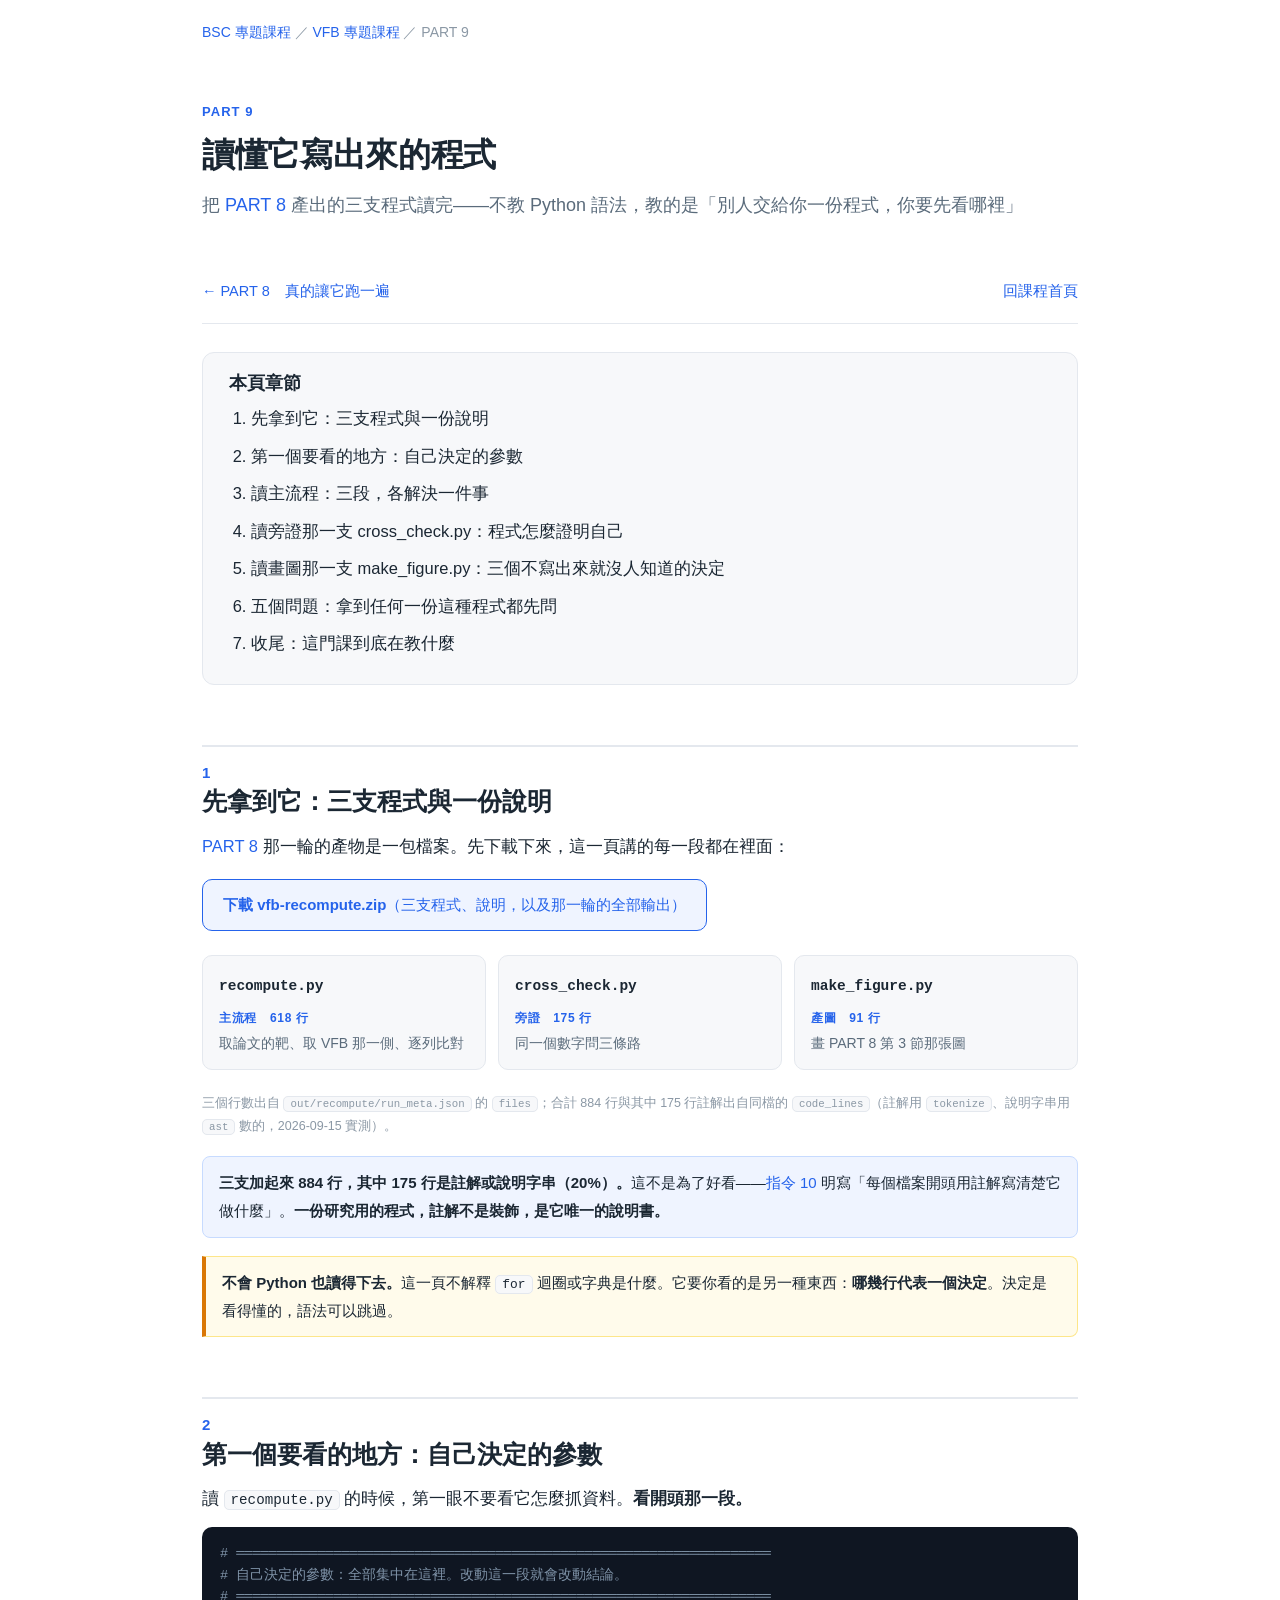
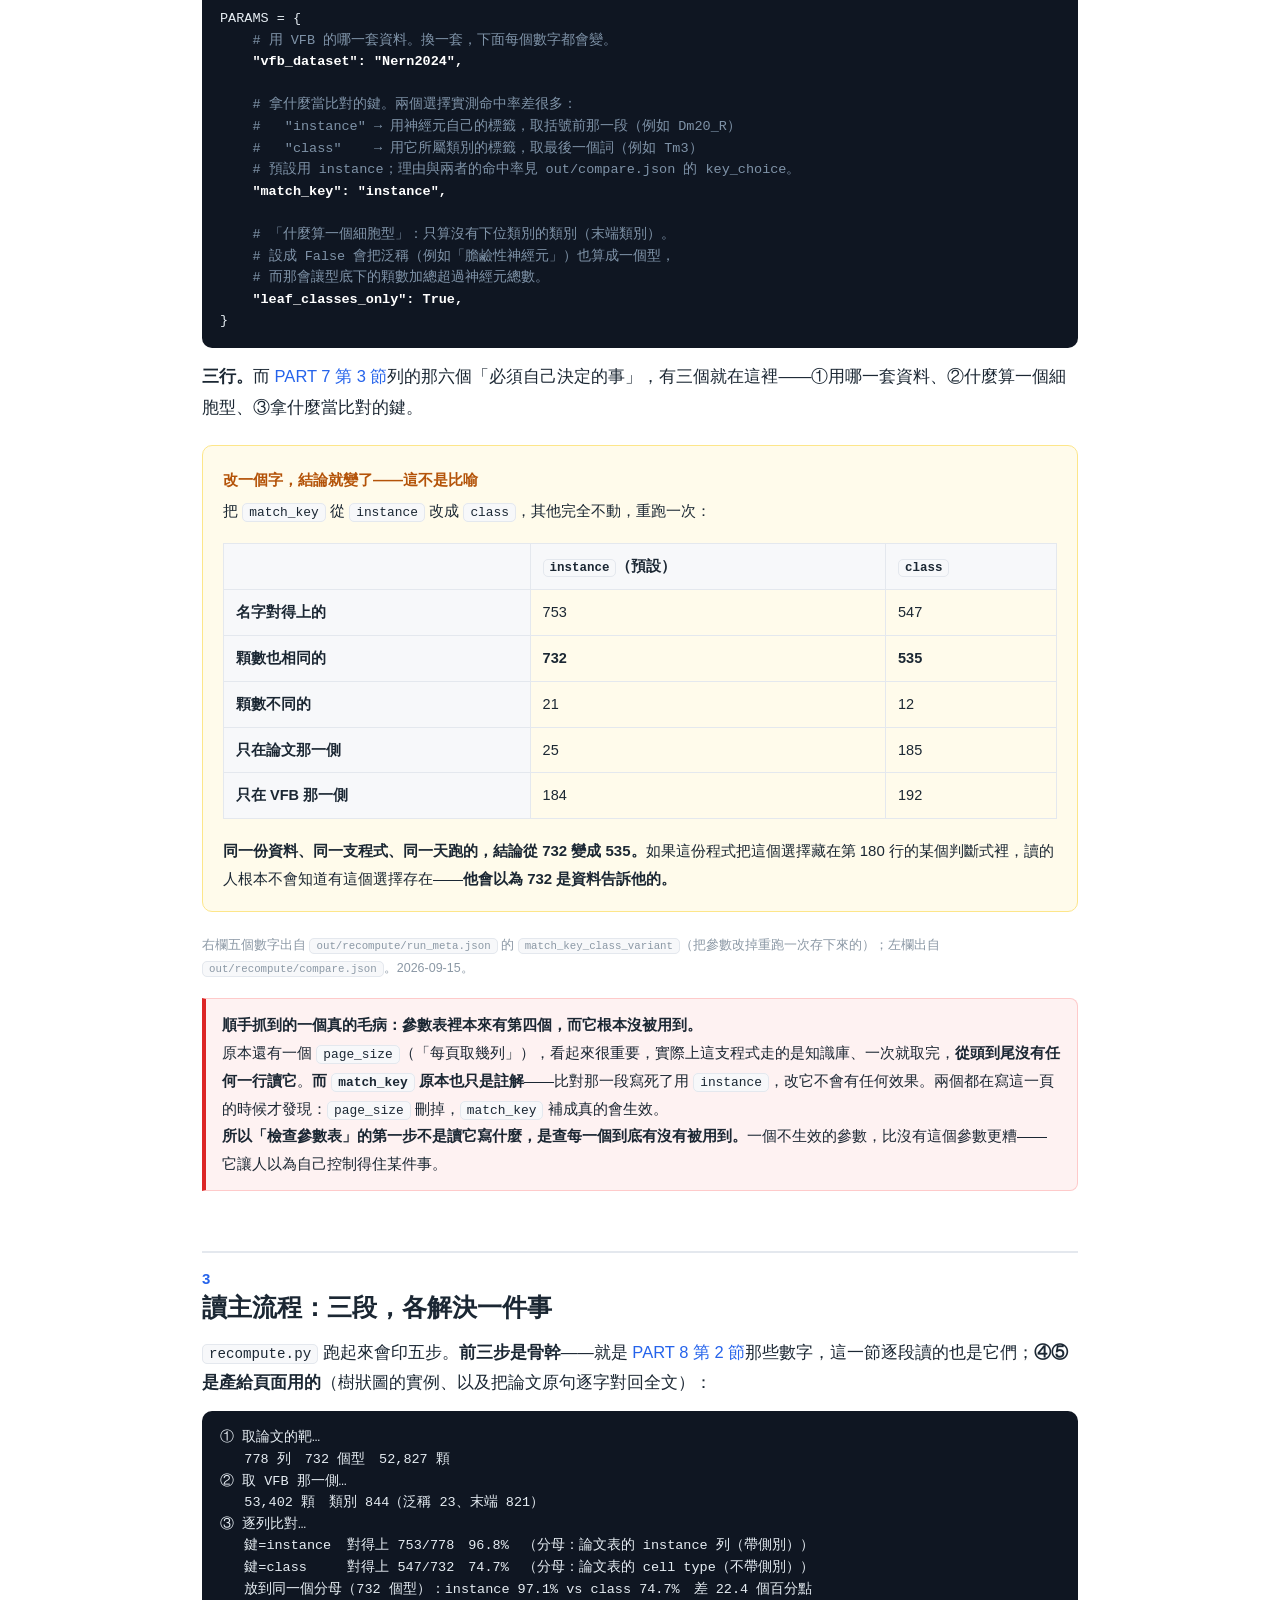
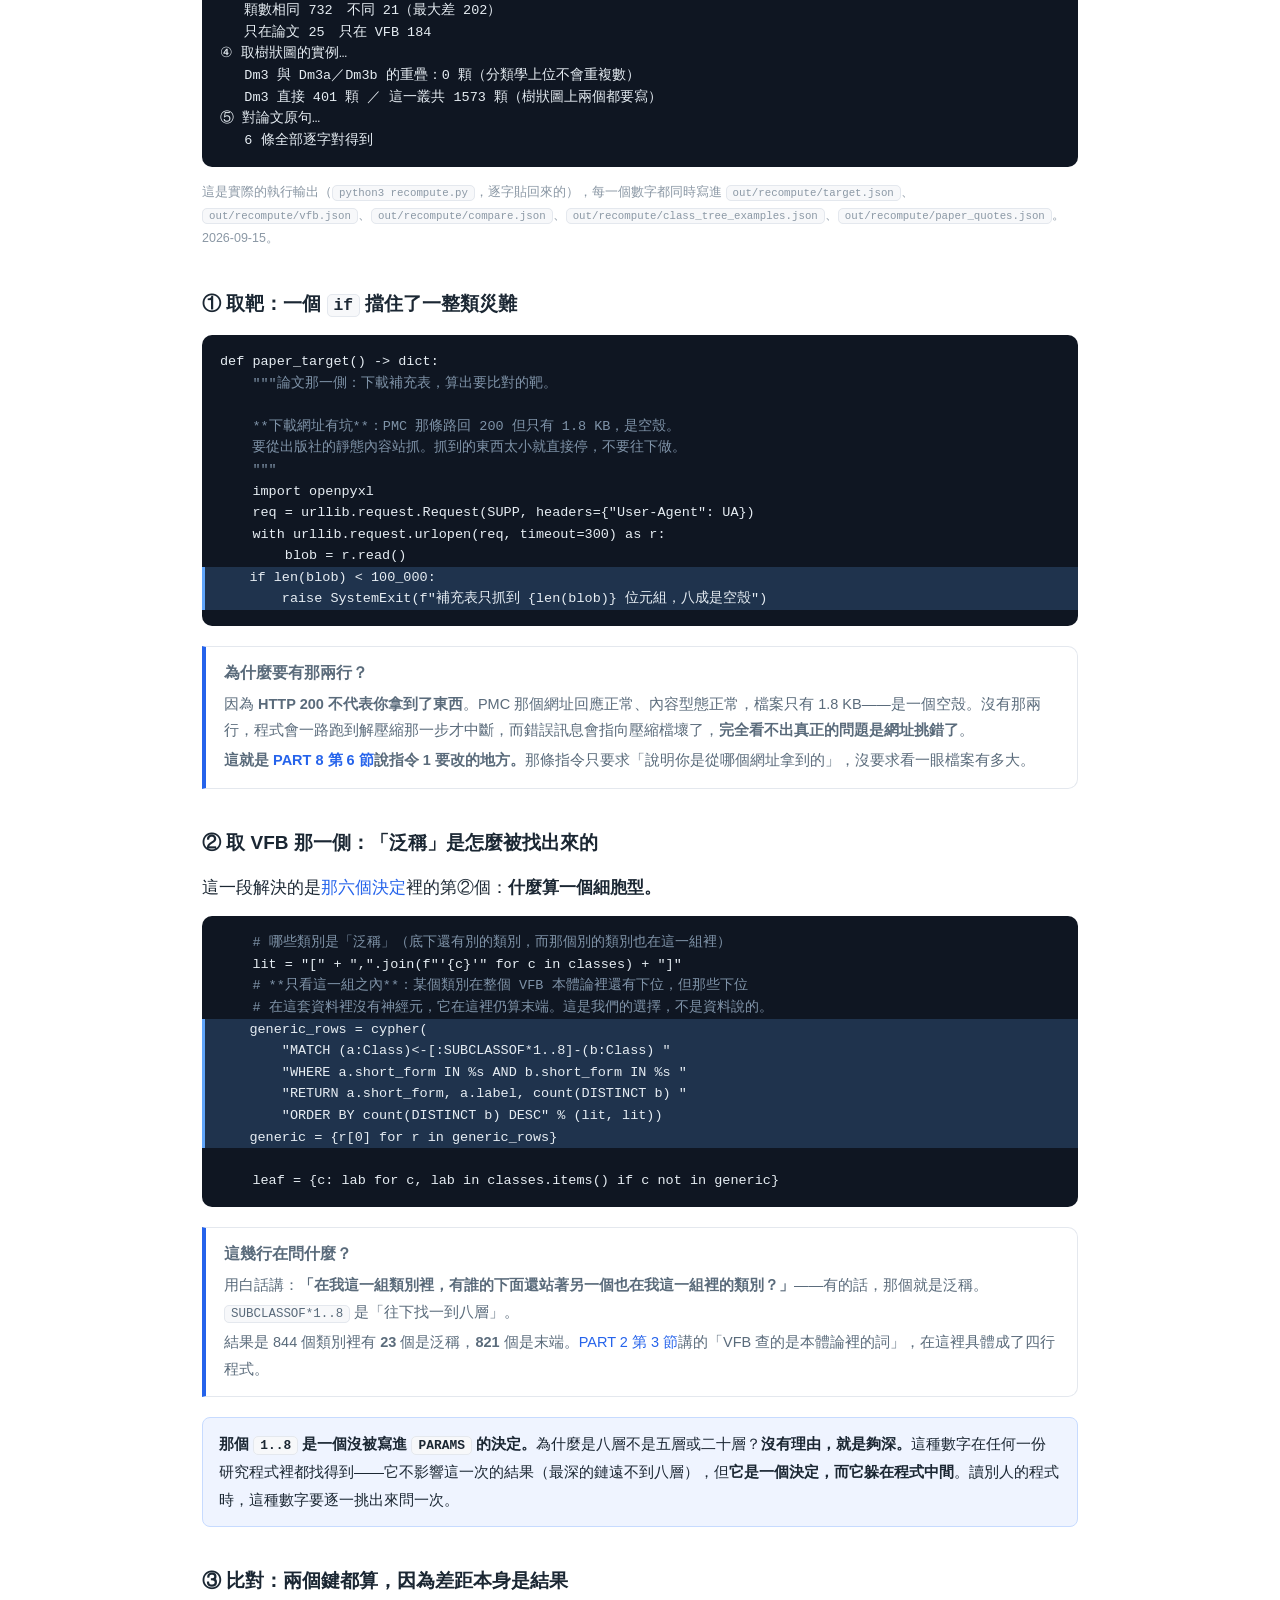
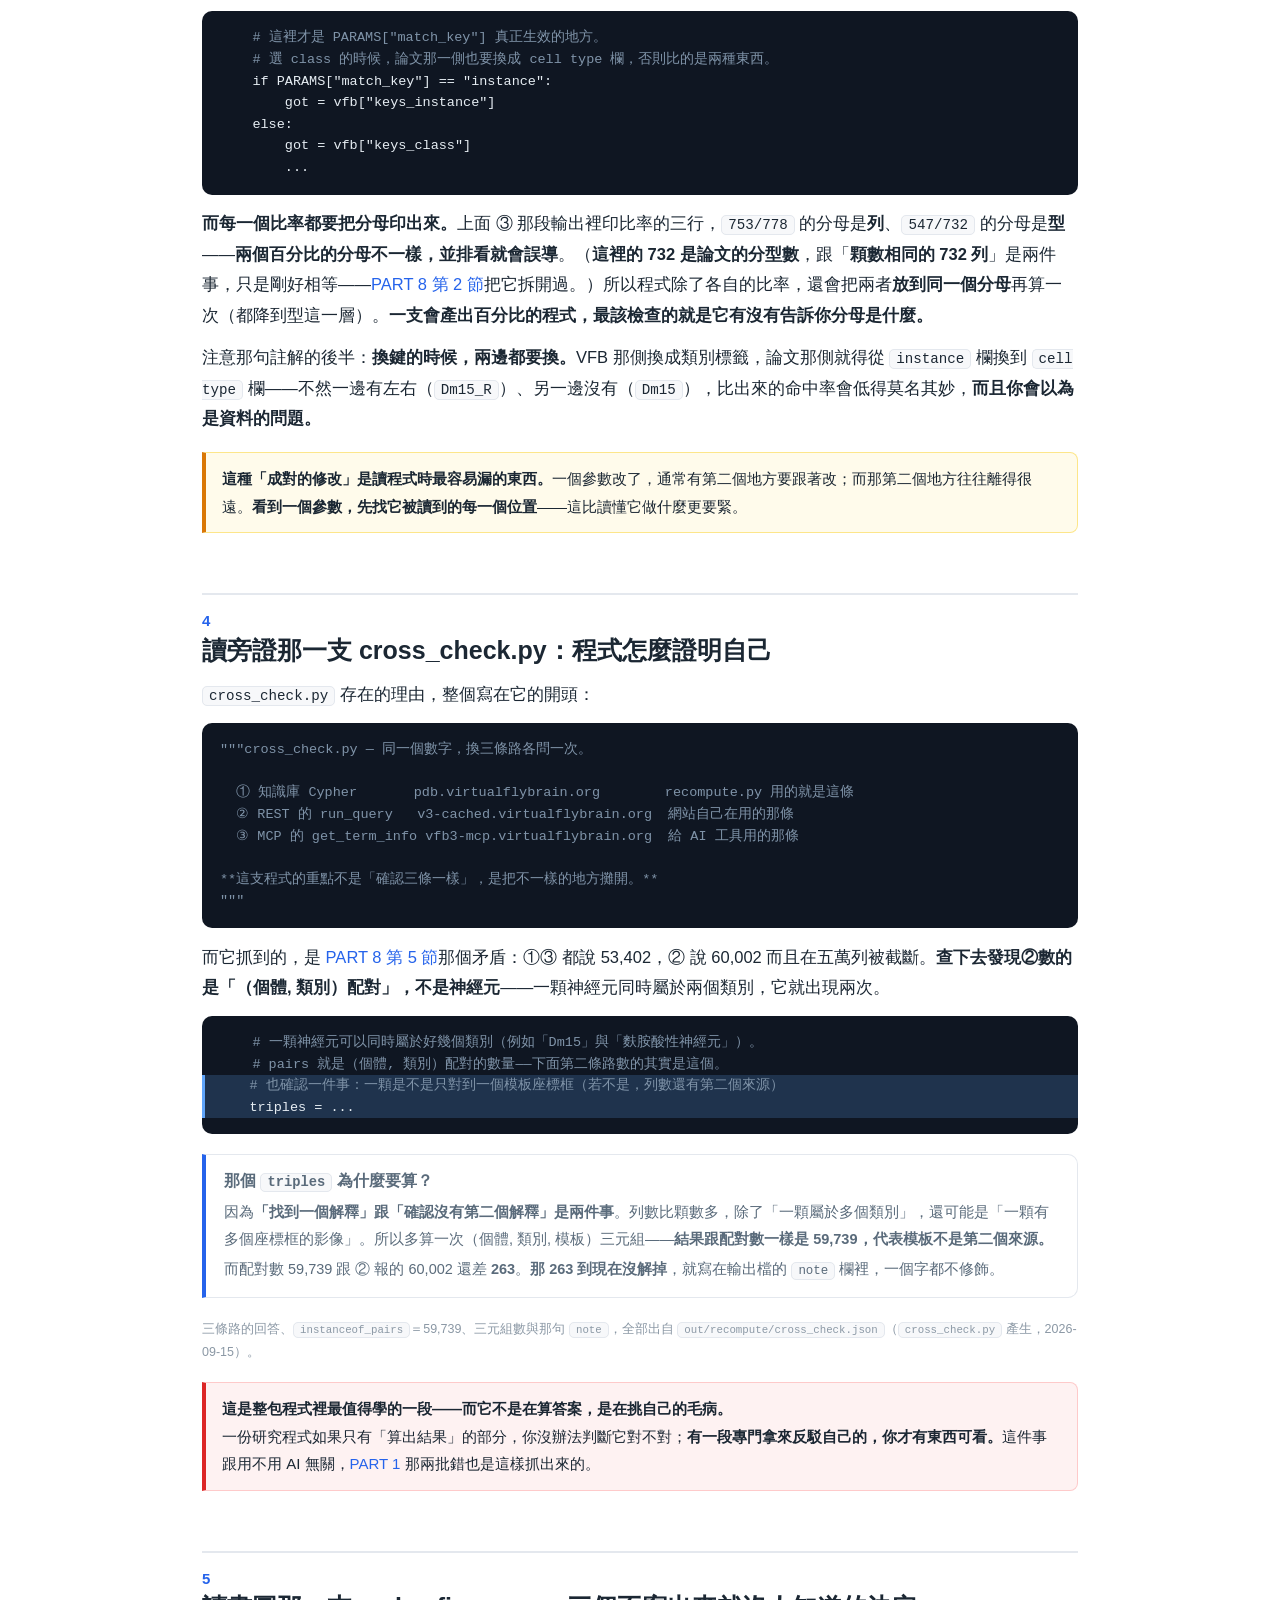
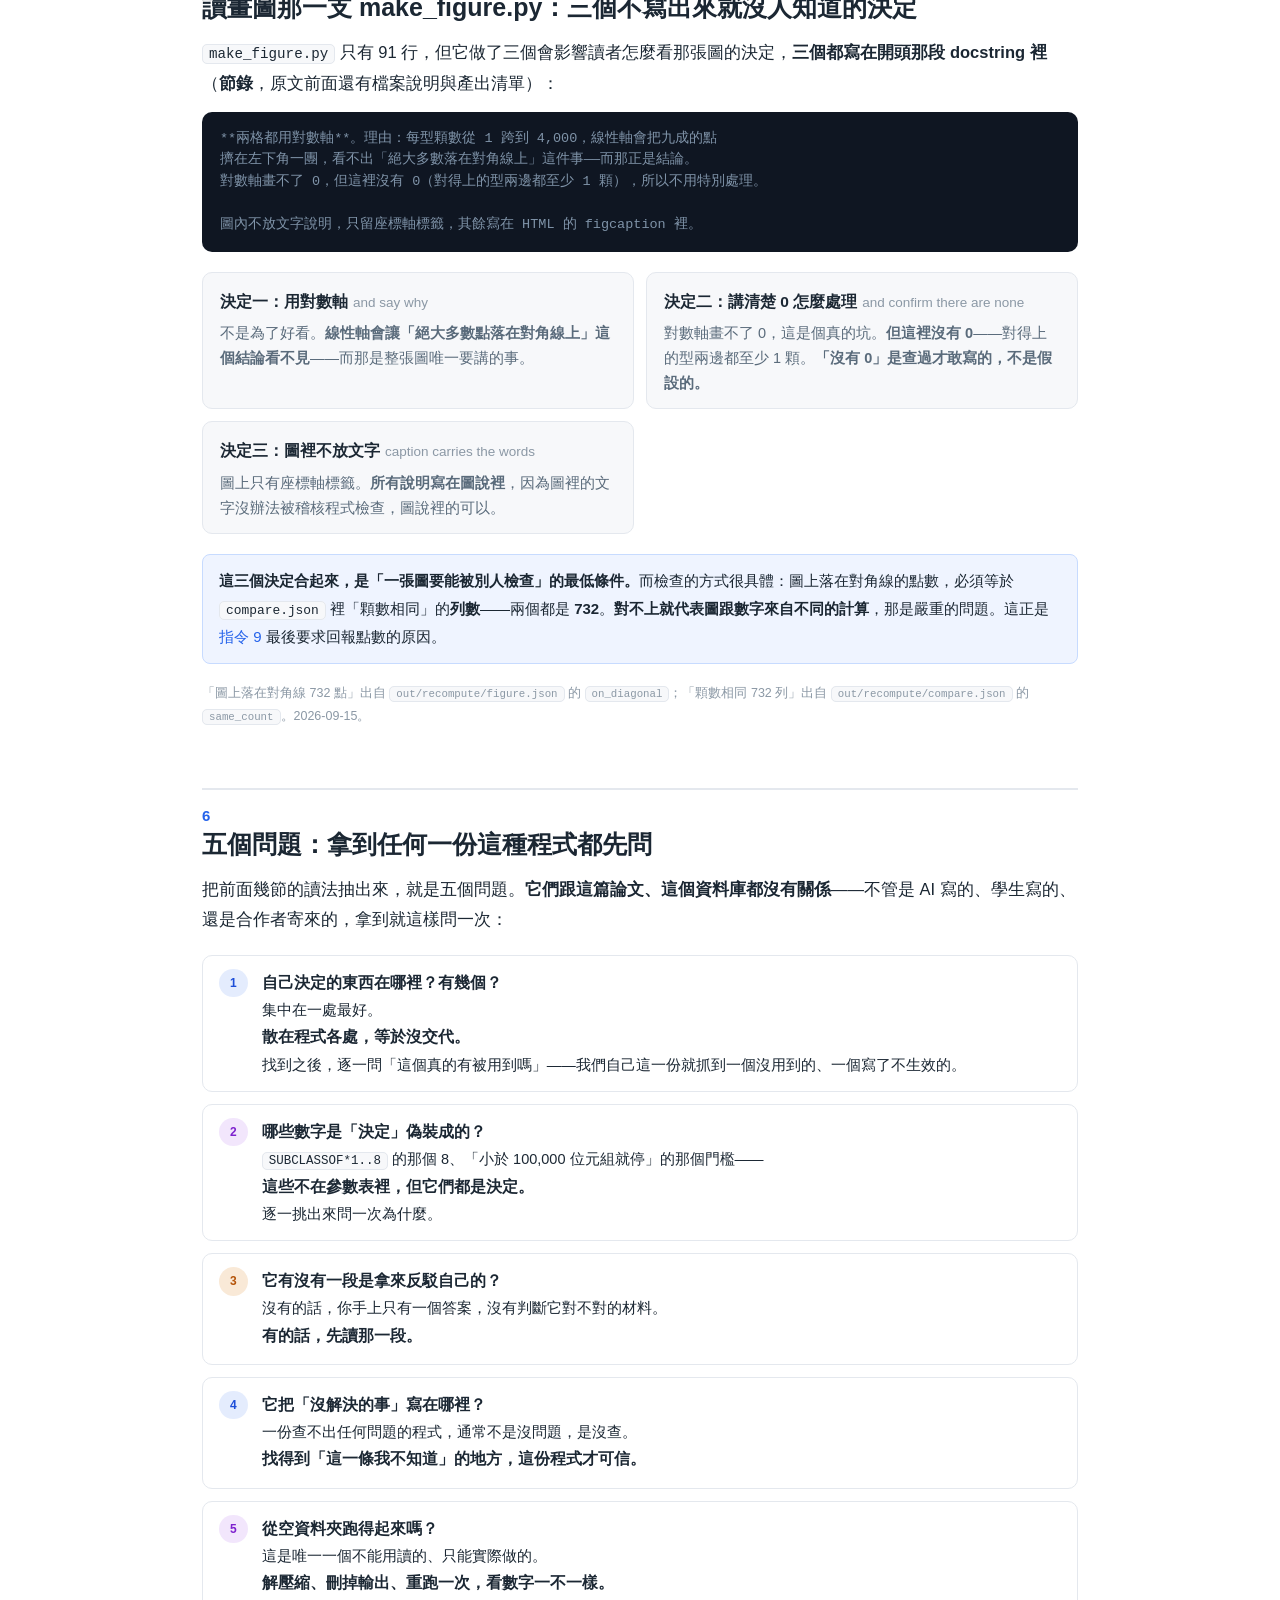
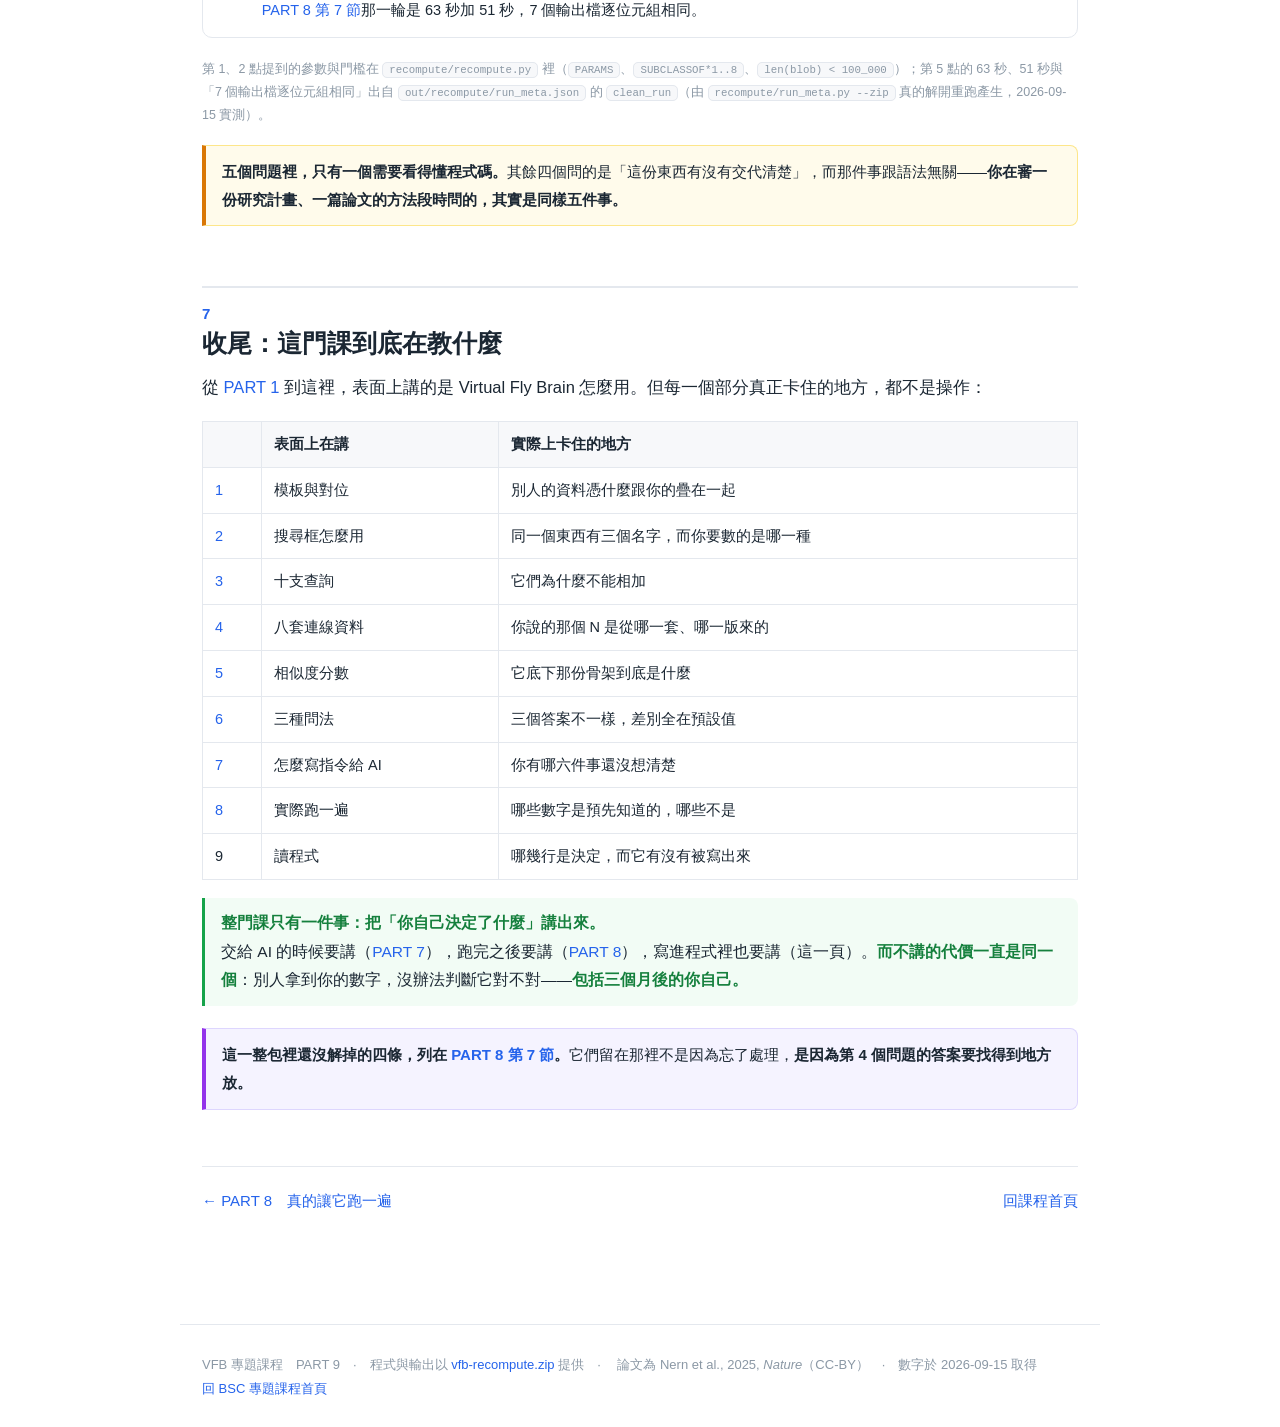
<file: part9-read-code.html>
<!doctype html>
<html lang="zh-Hant">
<head>
<meta charset="utf-8">
<meta name="viewport" content="width=device-width, initial-scale=1">
<title>PART 9 讀懂它寫出來的程式｜VFB 專題課程</title>
<link rel="stylesheet" href="assets/vfb.css">
</head>
<body>
<div class="crumb"><a href="https://marginli.github.io/bsc-topics/">BSC 專題課程</a> ／ <a href="index.html">VFB 專題課程</a> ／ PART 9</div>
<header class="hero">
  <p class="eyebrow">PART 9</p>
  <h1>讀懂它寫出來的程式</h1>
  <p class="subtitle">把 <a href="part8-agent-run.html">PART 8</a> 產出的三支程式讀完——不教 Python 語法，教的是「別人交給你一份程式，你要先看哪裡」</p>
</header>

<div class="wrap">

  <div class="pager top">
    <a href="part8-agent-run.html">← PART 8　真的讓它跑一遍</a>
    <a href="index.html">回課程首頁</a>
  </div>

  <nav class="toc">
    <h2>本頁章節</h2>
    <ol>
      <li><a href="#s1">先拿到它：三支程式與一份說明</a></li>
      <li><a href="#s2">第一個要看的地方：自己決定的參數</a></li>
      <li><a href="#s3">讀主流程：三段，各解決一件事</a></li>
      <li><a href="#s4">讀旁證那一支 cross_check.py：程式怎麼證明自己</a></li>
      <li><a href="#s5">讀畫圖那一支 make_figure.py：三個不寫出來就沒人知道的決定</a></li>
      <li><a href="#s6">五個問題：拿到任何一份這種程式都先問</a></li>
      <li><a href="#s7">收尾：這門課到底在教什麼</a></li>
    </ol>
  </nav>

  <!-- ══════════════════════════════════════════════════════ -->
  <h2 id="s1"><span class="pt">1</span>先拿到它：三支程式與一份說明</h2>

  <p><a href="part8-agent-run.html">PART 8</a> 那一輪的產物是一包檔案。先下載下來，這一頁講的每一段都在裡面：</p>

  <p><a class="dl" href="downloads/vfb-recompute.zip"><b>下載 vfb-recompute.zip</b>（三支程式、說明，以及那一輪的全部輸出）</a></p>

  <div class="filecard">
    <div class="f"><span class="nm">recompute.py</span><span class="role">主流程　618 行</span><p>取論文的靶、取 VFB 那一側、逐列比對</p></div>
    <div class="f"><span class="nm">cross_check.py</span><span class="role">旁證　175 行</span><p>同一個數字問三條路</p></div>
    <div class="f"><span class="nm">make_figure.py</span><span class="role">產圖　91 行</span><p>畫 PART 8 第 3 節那張圖</p></div>
  </div>

  <p class="figsrc">三個行數出自 <code>out/recompute/run_meta.json</code> 的 <code>files</code>；合計 884 行與其中 175 行註解出自同檔的 <code>code_lines</code>（註解用 <code>tokenize</code>、說明字串用 <code>ast</code> 數的，2026-09-15 實測）。</p>

  <div class="note">
    <b>三支加起來 884 行，其中 175 行是註解或說明字串（20%）。</b>這不是為了好看——<a href="part7-agent-prompts.html#s4">指令 10</a> 明寫「每個檔案開頭用註解寫清楚它做什麼」。<b>一份研究用的程式，註解不是裝飾，是它唯一的說明書。</b>
  </div>

  <div class="callout">
    <b>不會 Python 也讀得下去。</b>這一頁不解釋 <code>for</code> 迴圈或字典是什麼。它要你看的是另一種東西：<b>哪幾行代表一個決定</b>。決定是看得懂的，語法可以跳過。
  </div>

  <!-- ══════════════════════════════════════════════════════ -->
  <h2 id="s2"><span class="pt">2</span>第一個要看的地方：自己決定的參數</h2>

  <p>讀 <code>recompute.py</code> 的時候，第一眼不要看它怎麼抓資料。<b>看開頭那一段。</b></p>

<pre><span class="cm"># ══════════════════════════════════════════════════════════════════
# 自己決定的參數：全部集中在這裡。改動這一段就會改動結論。
# ══════════════════════════════════════════════════════════════════</span>
PARAMS = {
    <span class="cm"># 用 VFB 的哪一套資料。換一套，下面每個數字都會變。</span>
    <b>"vfb_dataset": "Nern2024",</b>

    <span class="cm"># 拿什麼當比對的鍵。兩個選擇實測命中率差很多：
    #   "instance" → 用神經元自己的標籤，取括號前那一段（例如 Dm20_R）
    #   "class"    → 用它所屬類別的標籤，取最後一個詞（例如 Tm3）
    # 預設用 instance；理由與兩者的命中率見 out/compare.json 的 key_choice。</span>
    <b>"match_key": "instance",</b>

    <span class="cm"># 「什麼算一個細胞型」：只算沒有下位類別的類別（末端類別）。
    # 設成 False 會把泛稱（例如「膽鹼性神經元」）也算成一個型，
    # 而那會讓型底下的顆數加總超過神經元總數。</span>
    <b>"leaf_classes_only": True,</b>
}</pre>

  <p><b>三行。</b>而 <a href="part7-agent-prompts.html#s3">PART 7 第 3 節</a>列的那六個「必須自己決定的事」，有三個就在這裡——①用哪一套資料、②什麼算一個細胞型、③拿什麼當比對的鍵。</p>

  <div class="gap">
    <h4>改一個字，結論就變了——這不是比喻</h4>
    <p>把 <code>match_key</code> 從 <code>instance</code> 改成 <code>class</code>，其他完全不動，重跑一次：</p>
    <div class="tblwrap">
    <table>
      <tr><th></th><th><code>instance</code>（預設）</th><th><code>class</code></th></tr>
      <tr><th>名字對得上的</th><td>753</td><td>547</td></tr>
      <tr><th>顆數也相同的</th><td><b>732</b></td><td><b>535</b></td></tr>
      <tr><th>顆數不同的</th><td>21</td><td>12</td></tr>
      <tr><th>只在論文那一側</th><td>25</td><td>185</td></tr>
      <tr><th>只在 VFB 那一側</th><td>184</td><td>192</td></tr>
    </table>
    </div>
    <p><b>同一份資料、同一支程式、同一天跑的，結論從 732 變成 535。</b>如果這份程式把這個選擇藏在第 180 行的某個判斷式裡，讀的人根本不會知道有這個選擇存在——<b>他會以為 732 是資料告訴他的。</b></p>
  </div>

  <p class="figsrc">右欄五個數字出自 <code>out/recompute/run_meta.json</code> 的 <code>match_key_class_variant</code>（把參數改掉重跑一次存下來的）；左欄出自 <code>out/recompute/compare.json</code>。2026-09-15。</p>

  <div class="danger">
    <b>順手抓到的一個真的毛病：參數表裡本來有第四個，而它根本沒被用到。</b><br>
    原本還有一個 <code>page_size</code>（「每頁取幾列」），看起來很重要，實際上這支程式走的是知識庫、一次就取完，<b>從頭到尾沒有任何一行讀它</b>。<b>而 <code>match_key</code> 原本也只是註解</b>——比對那一段寫死了用 <code>instance</code>，改它不會有任何效果。兩個都在寫這一頁的時候才發現：<code>page_size</code> 刪掉，<code>match_key</code> 補成真的會生效。<br>
    <b>所以「檢查參數表」的第一步不是讀它寫什麼，是查每一個到底有沒有被用到。</b>一個不生效的參數，比沒有這個參數更糟——它讓人以為自己控制得住某件事。
  </div>

  <!-- ══════════════════════════════════════════════════════ -->
  <h2 id="s3"><span class="pt">3</span>讀主流程：三段，各解決一件事</h2>

  <p><code>recompute.py</code> 跑起來會印五步。<b>前三步是骨幹</b>——就是 <a href="part8-agent-run.html#s2">PART 8 第 2 節</a>那些數字，這一節逐段讀的也是它們；<b>④⑤ 是產給頁面用的</b>（樹狀圖的實例、以及把論文原句逐字對回全文）：</p>

<pre class="run">① 取論文的靶…
   778 列　732 個型　52,827 顆
② 取 VFB 那一側…
   53,402 顆　類別 844（泛稱 23、末端 821）
③ 逐列比對…
   鍵=instance  對得上 753/778　96.8%　（分母：論文表的 instance 列（帶側別））
   鍵=class     對得上 547/732　74.7%　（分母：論文表的 cell type（不帶側別））
   放到同一個分母（732 個型）：instance 97.1% vs class 74.7%　差 22.4 個百分點
   顆數相同 732　不同 21（最大差 202）
   只在論文 25　只在 VFB 184
④ 取樹狀圖的實例…
   Dm3 與 Dm3a／Dm3b 的重疊：0 顆（分類學上位不會重複數）
   Dm3 直接 401 顆 ／ 這一叢共 1573 顆（樹狀圖上兩個都要寫）
⑤ 對論文原句…
   6 條全部逐字對得到</pre>

  <p class="figsrc">這是實際的執行輸出（<code>python3 recompute.py</code>，逐字貼回來的），每一個數字都同時寫進 <code>out/recompute/target.json</code>、<code>out/recompute/vfb.json</code>、<code>out/recompute/compare.json</code>、<code>out/recompute/class_tree_examples.json</code>、<code>out/recompute/paper_quotes.json</code>。2026-09-15。</p>

  <h3>① 取靶：一個 <code>if</code> 擋住了一整類災難</h3>

<pre>def paper_target() -&gt; dict:
    <span class="cm">"""論文那一側：下載補充表，算出要比對的靶。

    **下載網址有坑**：PMC 那條路回 200 但只有 1.8 KB，是空殼。
    要從出版社的靜態內容站抓。抓到的東西太小就直接停，不要往下做。
    """</span>
    import openpyxl
    req = urllib.request.Request(SUPP, headers={"User-Agent": UA})
    with urllib.request.urlopen(req, timeout=300) as r:
        blob = r.read()
<span class="hl">    if len(blob) &lt; 100_000:
        raise SystemExit(f"補充表只抓到 {len(blob)} 位元組，八成是空殼")</span></pre>

  <div class="ask">
    <p class="q">為什麼要有那兩行？</p>
    <p>因為 <b>HTTP 200 不代表你拿到了東西</b>。PMC 那個網址回應正常、內容型態正常，檔案只有 1.8 KB——是一個空殼。沒有那兩行，程式會一路跑到解壓縮那一步才中斷，而錯誤訊息會指向壓縮檔壞了，<b>完全看不出真正的問題是網址挑錯了</b>。</p>
    <p><b>這就是 <a href="part8-agent-run.html#s6">PART 8 第 6 節</a>說指令 1 要改的地方。</b>那條指令只要求「說明你是從哪個網址拿到的」，沒要求看一眼檔案有多大。</p>
  </div>

  <h3>② 取 VFB 那一側：「泛稱」是怎麼被找出來的</h3>

  <p>這一段解決的是<a href="part7-agent-prompts.html#s3">那六個決定</a>裡的第②個：<b>什麼算一個細胞型。</b></p>

<pre><span class="cm">    # 哪些類別是「泛稱」（底下還有別的類別，而那個別的類別也在這一組裡）</span>
    lit = "[" + ",".join(f"'{c}'" for c in classes) + "]"
<span class="cm">    # **只看這一組之內**：某個類別在整個 VFB 本體論裡還有下位，但那些下位</span>
<span class="cm">    # 在這套資料裡沒有神經元，它在這裡仍算末端。這是我們的選擇，不是資料說的。</span>
<span class="hl">    generic_rows = cypher(
        "MATCH (a:Class)&lt;-[:SUBCLASSOF*1..8]-(b:Class) "
        "WHERE a.short_form IN %s AND b.short_form IN %s "
        "RETURN a.short_form, a.label, count(DISTINCT b) "
        "ORDER BY count(DISTINCT b) DESC" % (lit, lit))
    generic = {r[0] for r in generic_rows}</span>
    leaf = {c: lab for c, lab in classes.items() if c not in generic}</pre>

  <div class="ask">
    <p class="q">這幾行在問什麼？</p>
    <p>用白話講：<b>「在我這一組類別裡，有誰的下面還站著另一個也在我這一組裡的類別？」</b>——有的話，那個就是泛稱。<code>SUBCLASSOF*1..8</code> 是「往下找一到八層」。</p>
    <p>結果是 844 個類別裡有 <b>23</b> 個是泛稱，<b>821</b> 個是末端。<a href="part2-names.html#s3">PART 2 第 3 節</a>講的「VFB 查的是本體論裡的詞」，在這裡具體成了四行程式。</p>
  </div>

  <div class="note">
    <b>那個 <code>1..8</code> 是一個沒被寫進 <code>PARAMS</code> 的決定。</b>為什麼是八層不是五層或二十層？<b>沒有理由，就是夠深。</b>這種數字在任何一份研究程式裡都找得到——它不影響這一次的結果（最深的鏈遠不到八層），但<b>它是一個決定，而它躲在程式中間</b>。讀別人的程式時，這種數字要逐一挑出來問一次。
  </div>

  <h3>③ 比對：兩個鍵都算，因為差距本身是結果</h3>

<pre>    <span class="cm"># 這裡才是 PARAMS["match_key"] 真正生效的地方。
    # 選 class 的時候，論文那一側也要換成 cell type 欄，否則比的是兩種東西。</span>
    if PARAMS["match_key"] == "instance":
        got = vfb["keys_instance"]
    else:
        got = vfb["keys_class"]
        ...</pre>

  <p><b>而每一個比率都要把分母印出來。</b>上面 ③ 那段輸出裡印比率的三行，<code>753/778</code> 的分母是<b>列</b>、<code>547/732</code> 的分母是<b>型</b>——<b>兩個百分比的分母不一樣，並排看就會誤導</b>。（<b>這裡的 732 是論文的分型數</b>，跟「<b>顆數相同的 732 列</b>」是兩件事，只是剛好相等——<a href="part8-agent-run.html#s2">PART 8 第 2 節</a>把它拆開過。）所以程式除了各自的比率，還會把兩者<b>放到同一個分母</b>再算一次（都降到型這一層）。<b>一支會產出百分比的程式，最該檢查的就是它有沒有告訴你分母是什麼。</b></p>

  <p>注意那句註解的後半：<b>換鍵的時候，兩邊都要換。</b>VFB 那側換成類別標籤，論文那側就得從 <code>instance</code> 欄換到 <code>cell type</code> 欄——不然一邊有左右（<code>Dm15_R</code>）、另一邊沒有（<code>Dm15</code>），比出來的命中率會低得莫名其妙，<b>而且你會以為是資料的問題。</b></p>

  <div class="callout">
    <b>這種「成對的修改」是讀程式時最容易漏的東西。</b>一個參數改了，通常有第二個地方要跟著改；而那第二個地方往往離得很遠。<b>看到一個參數，先找它被讀到的每一個位置</b>——這比讀懂它做什麼更要緊。
  </div>

  <!-- ══════════════════════════════════════════════════════ -->
  <h2 id="s4"><span class="pt">4</span>讀旁證那一支 cross_check.py：程式怎麼證明自己</h2>

  <p><code>cross_check.py</code> 存在的理由，整個寫在它的開頭：</p>

<pre><span class="cm">"""cross_check.py — 同一個數字，換三條路各問一次。

  ① 知識庫 Cypher       pdb.virtualflybrain.org        recompute.py 用的就是這條
  ② REST 的 run_query   v3-cached.virtualflybrain.org  網站自己在用的那條
  ③ MCP 的 get_term_info vfb3-mcp.virtualflybrain.org  給 AI 工具用的那條

**這支程式的重點不是「確認三條一樣」，是把不一樣的地方攤開。**
"""</span></pre>

  <p>而它抓到的，是 <a href="part8-agent-run.html#s5">PART 8 第 5 節</a>那個矛盾：①③ 都說 53,402，② 說 60,002 而且在五萬列被截斷。<b>查下去發現②數的是「（個體, 類別）配對」，不是神經元</b>——一顆神經元同時屬於兩個類別，它就出現兩次。</p>

<pre>    <span class="cm"># 一顆神經元可以同時屬於好幾個類別（例如「Dm15」與「麩胺酸性神經元」）。
    # pairs 就是（個體, 類別）配對的數量——下面第二條路數的其實是這個。</span>
<span class="hl">    <span class="cm"># 也確認一件事：一顆是不是只對到一個模板座標框（若不是，列數還有第二個來源）</span>
    triples = ...</span></pre>

  <div class="ask">
    <p class="q">那個 <code>triples</code> 為什麼要算？</p>
    <p>因為<b>「找到一個解釋」跟「確認沒有第二個解釋」是兩件事</b>。列數比顆數多，除了「一顆屬於多個類別」，還可能是「一顆有多個座標框的影像」。所以多算一次（個體, 類別, 模板）三元組——<b>結果跟配對數一樣是 59,739，代表模板不是第二個來源。</b></p>
    <p>而配對數 59,739 跟 ② 報的 60,002 還差 <b>263</b>。<b>那 263 到現在沒解掉</b>，就寫在輸出檔的 <code>note</code> 欄裡，一個字都不修飾。</p>
  </div>

  <p class="figsrc">三條路的回答、<code>instanceof_pairs</code>＝59,739、三元組數與那句 <code>note</code>，全部出自 <code>out/recompute/cross_check.json</code>（<code>cross_check.py</code> 產生，2026-09-15）。</p>

  <div class="danger">
    <b>這是整包程式裡最值得學的一段——而它不是在算答案，是在挑自己的毛病。</b><br>
    一份研究程式如果只有「算出結果」的部分，你沒辦法判斷它對不對；<b>有一段專門拿來反駁自己的，你才有東西可看。</b>這件事跟用不用 AI 無關，<a href="part1-templates.html#s3">PART 1</a> 那兩批錯也是這樣抓出來的。
  </div>

  <!-- ══════════════════════════════════════════════════════ -->
  <h2 id="s5"><span class="pt">5</span>讀畫圖那一支 make_figure.py：三個不寫出來就沒人知道的決定</h2>

  <p><code>make_figure.py</code> 只有 91 行，但它做了三個會影響讀者怎麼看那張圖的決定，<b>三個都寫在開頭那段 docstring 裡</b>（<b>節錄</b>，原文前面還有檔案說明與產出清單）：</p>

<pre><span class="cm">**兩格都用對數軸**。理由：每型顆數從 1 跨到 4,000，線性軸會把九成的點
擠在左下角一團，看不出「絕大多數落在對角線上」這件事——而那正是結論。
對數軸畫不了 0，但這裡沒有 0（對得上的型兩邊都至少 1 顆），所以不用特別處理。

圖內不放文字說明，只留座標軸標籤，其餘寫在 HTML 的 figcaption 裡。
</span></pre>

  <div class="terms">
    <div class="term"><span class="w">決定一：用對數軸<span class="en">and say why</span></span>
      <p>不是為了好看。<b>線性軸會讓「絕大多數點落在對角線上」這個結論看不見</b>——而那是整張圖唯一要講的事。</p></div>
    <div class="term"><span class="w">決定二：講清楚 0 怎麼處理<span class="en">and confirm there are none</span></span>
      <p>對數軸畫不了 0，這是個真的坑。<b>但這裡沒有 0</b>——對得上的型兩邊都至少 1 顆。<b>「沒有 0」是查過才敢寫的，不是假設的。</b></p></div>
    <div class="term"><span class="w">決定三：圖裡不放文字<span class="en">caption carries the words</span></span>
      <p>圖上只有座標軸標籤。<b>所有說明寫在圖說裡</b>，因為圖裡的文字沒辦法被稽核程式檢查，圖說裡的可以。</p></div>
  </div>

  <div class="note">
    <b>這三個決定合起來，是「一張圖要能被別人檢查」的最低條件。</b>而檢查的方式很具體：圖上落在對角線的點數，必須等於 <code>compare.json</code> 裡「顆數相同」的<b>列數</b>——兩個都是 <b>732</b>。<b>對不上就代表圖跟數字來自不同的計算</b>，那是嚴重的問題。這正是 <a href="part7-agent-prompts.html#s4">指令 9</a> 最後要求回報點數的原因。
  </div>

  <p class="figsrc">「圖上落在對角線 732 點」出自 <code>out/recompute/figure.json</code> 的 <code>on_diagonal</code>；「顆數相同 732 列」出自 <code>out/recompute/compare.json</code> 的 <code>same_count</code>。2026-09-15。</p>

  <!-- ══════════════════════════════════════════════════════ -->
  <h2 id="s6"><span class="pt">6</span>五個問題：拿到任何一份這種程式都先問</h2>

  <p>把前面幾節的讀法抽出來，就是五個問題。<b>它們跟這篇論文、這個資料庫都沒有關係</b>——不管是 AI 寫的、學生寫的、還是合作者寄來的，拿到就這樣問一次：</p>

  <div class="cases">
    <div class="case"><span class="badge one">1</span><div class="bd">
      <b>自己決定的東西在哪裡？有幾個？</b>
      集中在一處最好。<b>散在程式各處，等於沒交代。</b>找到之後，逐一問「這個真的有被用到嗎」——我們自己這一份就抓到一個沒用到的、一個寫了不生效的。
    </div></div>
    <div class="case"><span class="badge two">2</span><div class="bd">
      <b>哪些數字是「決定」偽裝成的？</b>
      <code>SUBCLASSOF*1..8</code> 的那個 8、「小於 100,000 位元組就停」的那個門檻——<b>這些不在參數表裡，但它們都是決定。</b>逐一挑出來問一次為什麼。
    </div></div>
    <div class="case"><span class="badge hub">3</span><div class="bd">
      <b>它有沒有一段是拿來反駁自己的？</b>
      沒有的話，你手上只有一個答案，沒有判斷它對不對的材料。<b>有的話，先讀那一段。</b>
    </div></div>
    <div class="case"><span class="badge one">4</span><div class="bd">
      <b>它把「沒解決的事」寫在哪裡？</b>
      一份查不出任何問題的程式，通常不是沒問題，是沒查。<b>找得到「這一條我不知道」的地方，這份程式才可信。</b>
    </div></div>
    <div class="case"><span class="badge two">5</span><div class="bd">
      <b>從空資料夾跑得起來嗎？</b>
      這是唯一一個不能用讀的、只能實際做的。<b>解壓縮、刪掉輸出、重跑一次，看數字一不一樣。</b><a href="part8-agent-run.html#s7">PART 8 第 7 節</a>那一輪是 63 秒加 51 秒，7 個輸出檔逐位元組相同。
    </div></div>
  </div>

  <p class="figsrc">第 1、2 點提到的參數與門檻在 <code>recompute/recompute.py</code> 裡（<code>PARAMS</code>、<code>SUBCLASSOF*1..8</code>、<code>len(blob) &lt; 100_000</code>）；第 5 點的 63 秒、51 秒與「7 個輸出檔逐位元組相同」出自 <code>out/recompute/run_meta.json</code> 的 <code>clean_run</code>（由 <code>recompute/run_meta.py --zip</code> 真的解開重跑產生，2026-09-15 實測）。</p>

  <div class="callout">
    <b>五個問題裡，只有一個需要看得懂程式碼。</b>其餘四個問的是「這份東西有沒有交代清楚」，而那件事跟語法無關——<b>你在審一份研究計畫、一篇論文的方法段時問的，其實是同樣五件事。</b>
  </div>

  <!-- ══════════════════════════════════════════════════════ -->
  <h2 id="s7"><span class="pt">7</span>收尾：這門課到底在教什麼</h2>

  <p>從 <a href="part1-templates.html">PART 1</a> 到這裡，表面上講的是 Virtual Fly Brain 怎麼用。但每一個部分真正卡住的地方，都不是操作：</p>

  <div class="tblwrap">
  <table>
    <tr><th></th><th>表面上在講</th><th>實際上卡住的地方</th></tr>
    <tr><td><a href="part1-templates.html">1</a></td><td>模板與對位</td><td>別人的資料憑什麼跟你的疊在一起</td></tr>
    <tr><td><a href="part2-names.html">2</a></td><td>搜尋框怎麼用</td><td>同一個東西有三個名字，而你要數的是哪一種</td></tr>
    <tr><td><a href="part3-queries.html">3</a></td><td>十支查詢</td><td>它們為什麼不能相加</td></tr>
    <tr><td><a href="part4-connectomes.html">4</a></td><td>八套連線資料</td><td>你說的那個 N 是從哪一套、哪一版來的</td></tr>
    <tr><td><a href="part5-nblast.html">5</a></td><td>相似度分數</td><td>它底下那份骨架到底是什麼</td></tr>
    <tr><td><a href="part6-api.html">6</a></td><td>三種問法</td><td>三個答案不一樣，差別全在預設值</td></tr>
    <tr><td><a href="part7-agent-prompts.html">7</a></td><td>怎麼寫指令給 AI</td><td>你有哪六件事還沒想清楚</td></tr>
    <tr><td><a href="part8-agent-run.html">8</a></td><td>實際跑一遍</td><td>哪些數字是預先知道的，哪些不是</td></tr>
    <tr><td>9</td><td>讀程式</td><td>哪幾行是決定，而它有沒有被寫出來</td></tr>
  </table>
  </div>

  <div class="plain">
    <b>整門課只有一件事：把「你自己決定了什麼」講出來。</b><br>
    交給 AI 的時候要講（<a href="part7-agent-prompts.html">PART 7</a>），跑完之後要講（<a href="part8-agent-run.html">PART 8</a>），寫進程式裡也要講（這一頁）。<b>而不講的代價一直是同一個</b>：別人拿到你的數字，沒辦法判斷它對不對——<b>包括三個月後的你自己。</b>
  </div>

  <div class="draft">
    <b>這一整包裡還沒解掉的四條，列在 <a href="part8-agent-run.html#s7">PART 8 第 7 節</a>。</b>它們留在那裡不是因為忘了處理，<b>是因為第 4 個問題的答案要找得到地方放。</b>
  </div>

  <div class="pager">
    <a href="part8-agent-run.html">← PART 8　真的讓它跑一遍</a>
    <a href="index.html">回課程首頁</a>
  </div>
</div>

<div class="foot">
  VFB 專題課程　PART 9　·　程式與輸出以 <a href="downloads/vfb-recompute.zip">vfb-recompute.zip</a> 提供　·　
  論文為 Nern et al., 2025, <i>Nature</i>（CC-BY）　·　數字於 2026-09-15 取得<br>
  <a href="https://marginli.github.io/bsc-topics/">回 BSC 專題課程首頁</a></div>
</body>
</html>
</file>
<file: assets/vfb.css>
/* VFB 專題課程共用樣式 — 沿用 BSC online_course 與 LPU 專題的視覺慣例 */
:root{
  --ink:#1b2733; --soft:#5a6b7b; --faint:#8b98a5;
  --bg:#ffffff; --panel:#f7f8fa; --border:#e4e8ee;
  --accent:#2563eb; --accent-soft:#eff4ff;
  --maxw:920px; --radius:12px;
  --green:#16a34a; --blue:#2563eb; --purple:#9333ea; --amber:#d97706; --red:#dc2626;
}
*{box-sizing:border-box}
html{scroll-behavior:smooth}
body{
  margin:0; background:var(--bg); color:var(--ink);
  font-family:-apple-system,"Segoe UI","Noto Sans TC","Microsoft JhengHei","PingFang TC",Roboto,Helvetica,Arial,sans-serif;
  line-height:1.85; font-size:16.5px; -webkit-font-smoothing:antialiased;
}
.wrap{max-width:var(--maxw); margin:0 auto; padding:0 22px 110px}
header.hero{max-width:var(--maxw); margin:0 auto; padding:54px 22px 22px}
.eyebrow{color:var(--accent); font-weight:700; font-size:13px; letter-spacing:.08em; text-transform:uppercase; margin:0 0 10px}
h1{font-size:33px; line-height:1.3; margin:0 0 12px; letter-spacing:-.01em; text-wrap:balance}
.subtitle{font-size:18px; color:var(--soft); margin:0 0 8px}
h2{font-size:25px; margin:60px 0 8px; padding-top:16px; border-top:2px solid var(--border); line-height:1.35; text-wrap:balance}
h2 .pt{color:var(--accent); font-size:15px; display:block; font-weight:700; letter-spacing:.05em; margin-bottom:2px}
h3{font-size:19px; margin:36px 0 10px; text-wrap:balance}
h4{font-size:16px; margin:22px 0 6px}
p{margin:12px 0}
a{color:var(--accent); text-decoration:none}
a:hover{text-decoration:underline}
a:focus-visible,summary:focus-visible{outline:2px solid var(--accent); outline-offset:3px; border-radius:4px}
code{background:var(--panel); border:1px solid var(--border); border-radius:5px; padding:1px 6px; font-family:"Cascadia Code",Consolas,Menlo,monospace; font-size:.86em}
pre{background:#0f1622; color:#e6edf3; border-radius:10px; padding:16px 18px; overflow-x:auto; font-size:13.5px; line-height:1.6}
pre code{background:none; border:none; color:inherit; padding:0}
ul,ol{padding-left:22px}
li{margin:7px 0}
blockquote{margin:16px 0; padding:10px 18px; border-left:4px solid var(--accent); background:var(--accent-soft); border-radius:0 8px 8px 0}

/* ── 首頁：三個按鈕 ── */
.intro{background:var(--panel); border:1px solid var(--border); border-radius:var(--radius); padding:18px 24px; font-size:15.5px; margin:26px 0}
.intro dt{font-weight:700; margin-top:12px}
.intro dt:first-child{margin-top:0}
.intro dd{margin:2px 0 0; color:var(--soft)}
.btns{display:grid; gap:16px; margin:34px 0 10px}
@media(min-width:640px){.btns{grid-template-columns:repeat(2,1fr)}}
@media(min-width:940px){.btns{grid-template-columns:repeat(3,1fr)}}
a.btn{
  display:flex; flex-direction:column; gap:8px;
  border:1px solid var(--border); border-left:5px solid var(--accent);
  border-radius:var(--radius); background:var(--panel);
  padding:22px 22px 24px; color:var(--ink); text-decoration:none;
  transition:box-shadow .15s ease, transform .15s ease, background .15s ease;
}
a.btn:hover{background:#fff; box-shadow:0 10px 28px rgba(16,24,40,.10); transform:translateY(-2px); text-decoration:none}
a.btn .no{font-size:12px; font-weight:700; letter-spacing:.08em; color:var(--accent)}
a.btn .t{font-size:20px; font-weight:700; line-height:1.4}
a.btn .s{font-size:14.5px; color:var(--soft); line-height:1.7; margin:0}
a.btn .m{font-size:13px; color:var(--faint); margin:6px 0 0}
a.btn.c2{border-left-color:var(--purple)}
a.btn.c2 .no{color:var(--purple)}
a.btn.c3{border-left-color:var(--green)}
a.btn.c3 .no{color:var(--green)}
a.btn.c4{border-left-color:var(--amber)}
a.btn.c4 .no{color:var(--amber)}
a.btn.c5{border-left-color:var(--red)}
a.btn.c5 .no{color:var(--red)}
a.btn.soon{background:#fbfbfc; border-style:dashed}
a.btn.soon .t{color:var(--soft)}

.statgrid{display:grid; grid-template-columns:repeat(auto-fit,minmax(150px,1fr)); gap:12px; margin:20px 0}
.stat{border:1px solid var(--border); border-radius:10px; padding:14px 16px; background:var(--panel)}
.stat .v{font-size:26px; font-weight:700; color:var(--accent); font-variant-numeric:tabular-nums; line-height:1.2}
.stat .k{font-size:13px; color:var(--soft); margin-top:3px}

.tblwrap{overflow-x:auto; margin:18px 0}
table{border-collapse:collapse; width:100%; font-size:14.5px}
th,td{border:1px solid var(--border); padding:9px 12px; text-align:left; vertical-align:top}
th{background:var(--panel); font-weight:700}

.callout{background:#fffbeb; border:1px solid #fde68a; border-left:4px solid var(--amber); border-radius:0 8px 8px 0; padding:12px 16px; margin:18px 0; font-size:15px}
.note{background:var(--accent-soft); border:1px solid #c7dbff; border-radius:8px; padding:12px 16px; margin:18px 0; font-size:15px}
.danger{background:#fef2f2; border:1px solid #fecaca; border-left:4px solid var(--red); border-radius:0 8px 8px 0; padding:12px 16px; margin:18px 0; font-size:15px}
.fixed{background:rgba(34,197,94,.07); border:1px solid #bbf7d0; border-left:4px solid var(--green); border-radius:0 8px 8px 0; padding:12px 16px; margin:18px 0; font-size:15px}
.fixed b{color:#15803d}
.draft{background:#f5f3ff; border:1px solid #ddd6fe; border-left:4px solid var(--purple); border-radius:0 8px 8px 0; padding:12px 16px; margin:22px 0; font-size:15px}

.crumb{max-width:var(--maxw); margin:0 auto; padding:20px 22px 0; font-size:14px; color:var(--faint)}
.foot{max-width:var(--maxw); margin:0 auto; padding:28px 22px; color:var(--faint); font-size:13px; border-top:1px solid var(--border)}
.pager{display:flex; justify-content:space-between; gap:14px; flex-wrap:wrap; margin:56px 0 0; padding-top:20px; border-top:1px solid var(--border); font-size:15px}

/* 待填內容的佔位段落 */
.todo{border:1px dashed var(--border); border-radius:10px; padding:14px 18px; margin:14px 0; background:#fcfcfd; color:var(--soft); font-size:14.5px}
.todo b{color:var(--ink)}
.todo ul{margin:8px 0 0}
nav.toc{background:var(--panel); border:1px solid var(--border); border-radius:var(--radius); padding:18px 26px; margin:28px 0}
nav.toc h2{border:none; margin:0 0 8px; padding:0; font-size:18px}
nav.toc ol{margin:6px 0 0}
nav.toc a{color:var(--ink)}
@media(prefers-reduced-motion:reduce){html{scroll-behavior:auto} a.btn:hover{transform:none}}

/* ── 圖 ── */
.fig{margin:26px 0}
.fig img{display:block; width:100%; height:auto; border:1px solid var(--border); border-radius:10px; background:#fff}
.fig.narrow img{max-width:330px; margin:0 auto}
.fig figcaption{font-size:14px; color:var(--soft); line-height:1.7; margin-top:11px}
.fig figcaption b{color:var(--ink)}
.figsrc{display:block; margin-top:7px; color:var(--faint); font-size:12.5px}
/* 並排的兩張圖：各自帶說明，窄螢幕自動上下堆疊 */
.figpair{display:grid; gap:18px; margin:26px 0}
@media(min-width:680px){.figpair{grid-template-columns:1fr 1fr}}
.figpair figure{margin:0}
.figpair img{display:block; width:100%; height:auto; border:1px solid var(--border);
  border-radius:10px; background:#fff}
.figpair figcaption{margin-top:10px; font-size:14px; line-height:1.7; color:var(--soft)}
.figpair figcaption b{display:block; color:var(--ink); font-size:15px; margin-bottom:1px}
.figpair .ab{display:inline-block; font-size:11.5px; font-weight:700; letter-spacing:.06em;
  color:var(--accent); background:var(--accent-soft); border-radius:5px;
  padding:1px 8px; margin-bottom:7px}
/* 色塊圖例 */
.key{display:flex; flex-wrap:wrap; gap:9px 20px; margin:16px 0 0; padding:13px 16px;
  list-style:none; font-size:14px; background:var(--panel); border:1px solid var(--border);
  border-radius:9px}
.key li{display:flex; align-items:center; gap:7px; margin:0}
.key i{width:13px; height:13px; border-radius:3px; flex:none}
/* 定義卡 */
.defcard{border:1px solid #c7dbff; background:var(--accent-soft); border-radius:12px; padding:6px 24px 18px; margin:24px 0}
.defcard h4{color:var(--accent); font-size:14px; letter-spacing:.04em; margin:16px 0 4px}
.defcard p{margin:4px 0}
/* 名詞卡 */
.terms{display:grid; gap:12px; margin:20px 0}
@media(min-width:700px){.terms{grid-template-columns:1fr 1fr}}
.term{border:1px solid var(--border); border-radius:10px; padding:13px 17px; background:var(--panel)}
.term .w{font-weight:700; font-size:15.5px}
.term .en{color:var(--faint); font-weight:400; font-size:13.5px; margin-left:5px}
.term p{margin:5px 0 0; font-size:14.5px; color:var(--soft); line-height:1.7}
/* 案例列 */
.cases{display:grid; gap:12px; margin:20px 0}
.case{display:flex; gap:14px; border:1px solid var(--border); border-radius:10px; padding:13px 16px; background:#fff}
.case .badge{flex:none; font-size:12px; font-weight:700; border-radius:999px; padding:3px 11px; height:fit-content; white-space:nowrap}
.case .badge.one{background:rgba(37,99,235,.12); color:#1d4ed8}
.case .badge.two{background:rgba(147,51,234,.12); color:#7e22ce}
.case .badge.hub{background:rgba(217,119,6,.16); color:#b45309}
.case .bd{font-size:14.5px; line-height:1.75}
.case .bd b{display:block; margin-bottom:2px; font-size:15.5px}

/* ── PART 2：流程圖、公式、步驟 ── */
.fig svg{display:block; width:100%; height:auto; border:1px solid var(--border);
  border-radius:10px; background:#fff}
.formula{background:var(--panel); border:1px solid var(--border); border-radius:10px;
  padding:14px 20px; margin:16px 0; font-size:16px; text-align:center;
  font-family:"Cambria Math",Cambria,Georgia,serif; overflow-x:auto}
.formula .sub{font-size:13px; color:var(--soft); font-family:inherit;
  display:block; margin-top:8px; text-align:left}
.plain{border-left:3px solid var(--green); background:rgba(34,197,94,.06);
  border-radius:0 8px 8px 0; padding:11px 16px; margin:16px 0; font-size:15.5px}
.plain b{color:#15803d}
.stepmeta{display:flex; flex-wrap:wrap; gap:8px 20px; margin:6px 0 0; padding:0;
  list-style:none; font-size:13.5px; color:var(--faint)}
.gap{border:1px solid #fde68a; background:#fffbeb; border-radius:10px;
  padding:6px 20px 14px; margin:22px 0}
.gap h4{color:#b45309; margin:14px 0 4px; font-size:15px}
.gap p{margin:4px 0; font-size:15px}
svg text{font-family:-apple-system,"Segoe UI","Noto Sans TC","Microsoft JhengHei",
  "PingFang TC",Roboto,Helvetica,Arial,sans-serif}

/* PART 3：可直接複製的指令框 */
.prompt{border:1px solid #cbd5e1; border-left:5px solid #334155; background:#f8fafc;
  border-radius:10px; padding:16px 20px 18px; margin:14px 0 18px}
.prompt .lbl{font-size:12px; font-weight:700; letter-spacing:.06em; color:#475569; margin:0 0 8px}
.prompt pre{margin:0; padding:0; background:none; border-radius:0; overflow:visible;
  white-space:pre-wrap; word-break:break-word;
  font-family:ui-monospace,SFMono-Regular,Menlo,Consolas,"Noto Sans TC",monospace;
  font-size:14.5px; line-height:1.9; color:#0f172a}
.cmd{border-top:2px solid var(--border); margin:44px 0 0; padding-top:22px}
.cmd h3{margin:0 0 4px}
.cmd .meta{font-size:13px; color:var(--faint); margin:0 0 14px}
.cmd h4{font-size:15px; margin:18px 0 6px; color:var(--ink)}

/* ── PART 5：讀程式 ── */
pre .cm{color:#7f93a8}                                    /* 註解 */
pre .hl{display:block; margin:0 -18px; padding:0 18px 0 15px;
  background:rgba(96,165,250,.20); box-shadow:inset 3px 0 0 #60a5fa}
pre b{color:#fff}
.filecard{display:grid; gap:12px; margin:22px 0}
@media(min-width:760px){.filecard{grid-template-columns:repeat(3,1fr)}}
.filecard .f{border:1px solid var(--border); border-radius:10px; padding:13px 16px; background:var(--panel)}
.filecard .f .nm{font-family:"Cascadia Code",Consolas,Menlo,monospace; font-size:14.5px; font-weight:700}
.filecard .f .role{display:block; font-size:12px; letter-spacing:.06em; color:var(--accent); font-weight:700; margin:7px 0 3px}
.filecard .f p{margin:0; font-size:14px; color:var(--soft); line-height:1.7}
.ask{border:1px solid var(--border); border-left:4px solid var(--accent); background:#fff;
  border-radius:0 10px 10px 0; padding:11px 18px; margin:20px 0}
.ask .q{font-weight:700; font-size:16px; margin:0 0 3px}
.ask p{margin:3px 0; font-size:14.5px; color:var(--soft)}
.lineno{font-family:"Cascadia Code",Consolas,Menlo,monospace; font-size:13px; color:var(--faint); white-space:nowrap}

/* 頁首的前後連結：跟頁尾同一組，只是線畫在下面 */
.pager.top{margin:26px 0 4px; padding:0 0 18px;
  border-top:none; border-bottom:1px solid var(--border); font-size:14.5px}

/* ── VFB 專題新增 ── */
/* 三張並排的視圖：窄螢幕一欄、中等兩欄、寬螢幕三欄 */
@media(min-width:680px){.figpair.three{grid-template-columns:1fr 1fr}}
@media(min-width:900px){.figpair.three{grid-template-columns:repeat(3,1fr)}}
/* 三張圖的長寬比差很多（正視圖扁、側視圖窄長、頂視圖很扁），
   所以給每張一個等高的框、圖在框裡置中——這樣三段圖說會從同一條線開始，
   讀者才不會以為某一張「比較重要」或漏看某一段。 */
.figpair.three figure{display:flex; flex-direction:column}
.figpair.three .imgbox{height:320px; display:flex; align-items:center;
  justify-content:center; border:1px solid var(--border); border-radius:10px;
  background:#fff; padding:8px}
.figpair.three .imgbox img{max-height:100%; width:auto; max-width:100%;
  border:none; border-radius:0}
/* 英文引文：跟中文段落拉開，讓讀者一眼認出這是原文 */
blockquote p[lang="en"]{font-size:15px; line-height:1.75; margin:4px 0}
blockquote .figsrc{margin-top:8px}
.danger p[lang="en"]{font-size:14.5px; line-height:1.7; color:var(--soft); margin:2px 0 8px}

/* .figpair 的圖說：只有開頭那個 <b> 當標題獨佔一行。
   原本的規則對所有 <b> 生效，句子中間一加粗體就會被硬斷行。 */
.figpair figcaption b{display:inline}
.figpair figcaption > b:first-child{display:block; color:var(--ink);
  font-size:15px; margin-bottom:1px}

/* ── PART 8：下載連結 ── */
a.dl{display:inline-block; border:1px solid var(--accent); border-radius:10px;
  padding:11px 20px; margin:6px 0 2px; text-decoration:none; color:var(--accent);
  background:var(--accent-soft); font-size:15px}
a.dl:hover{background:var(--accent); color:#fff}
</file>
